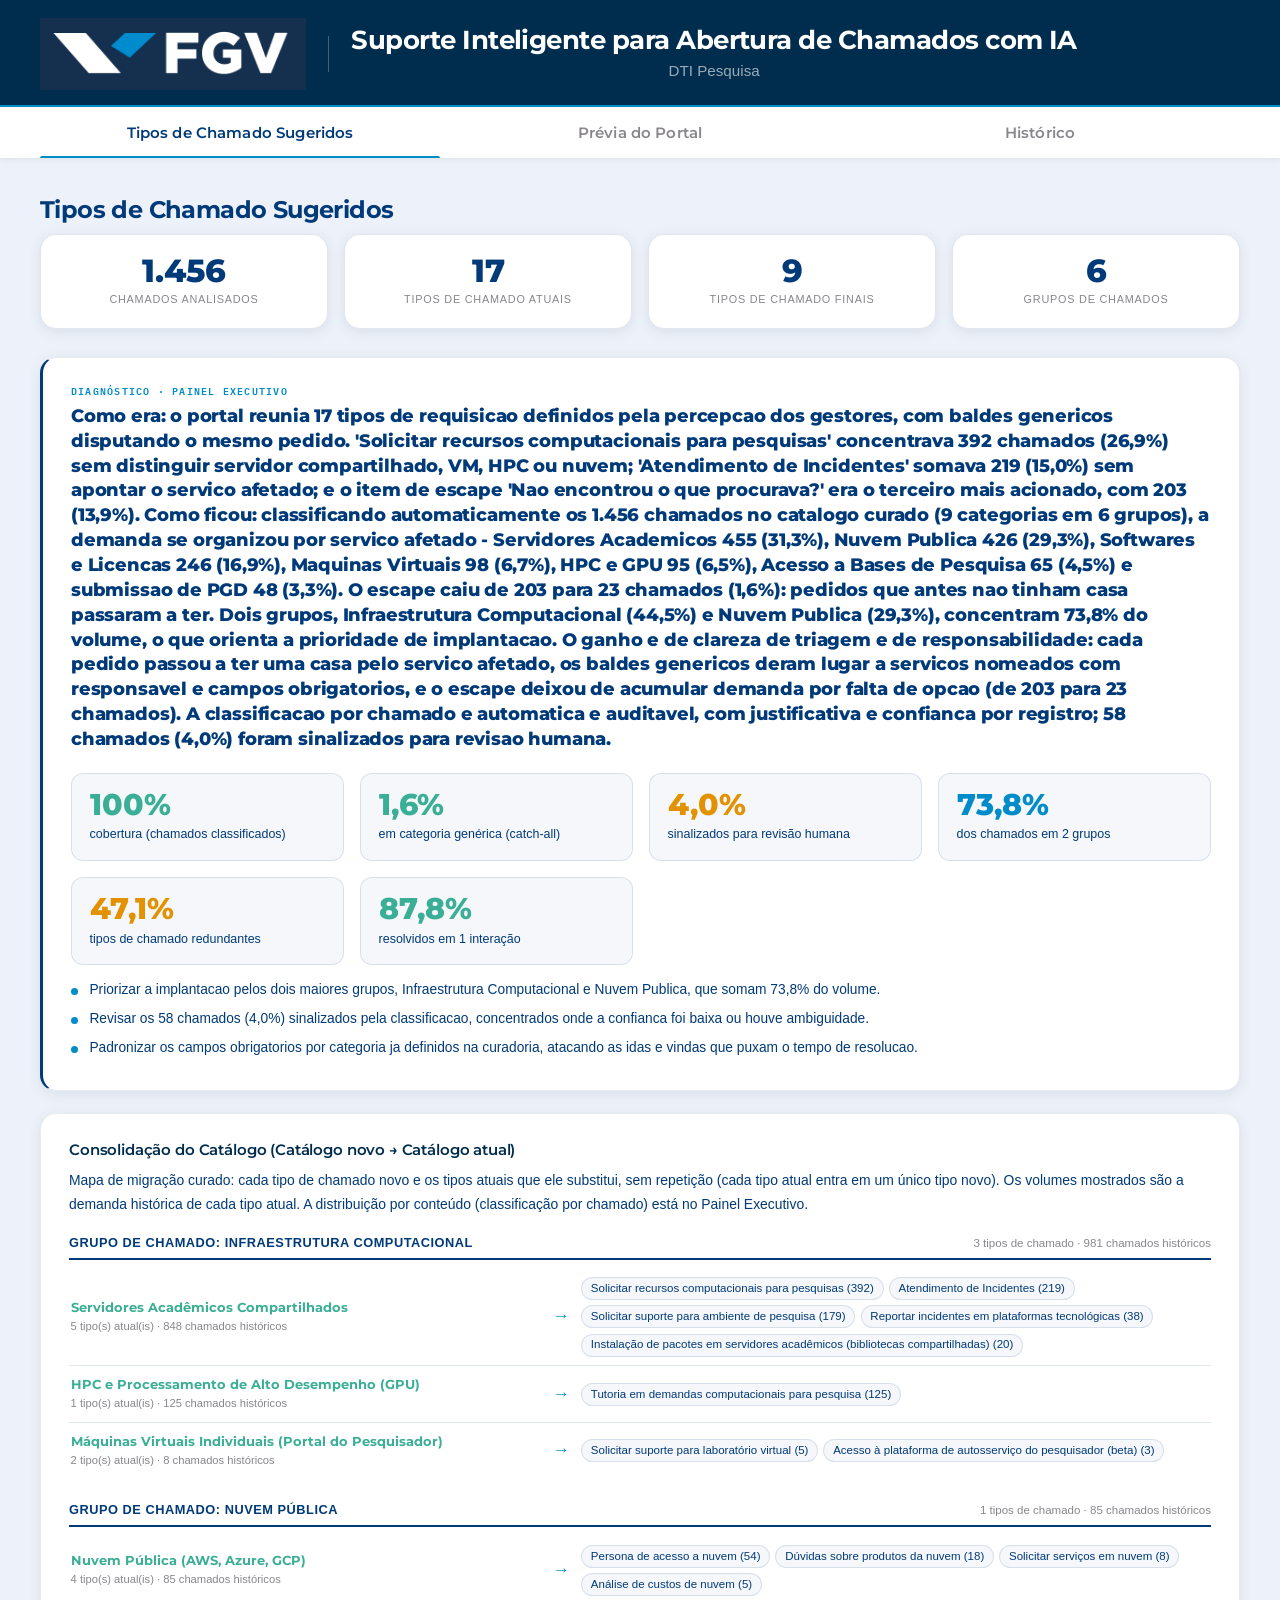
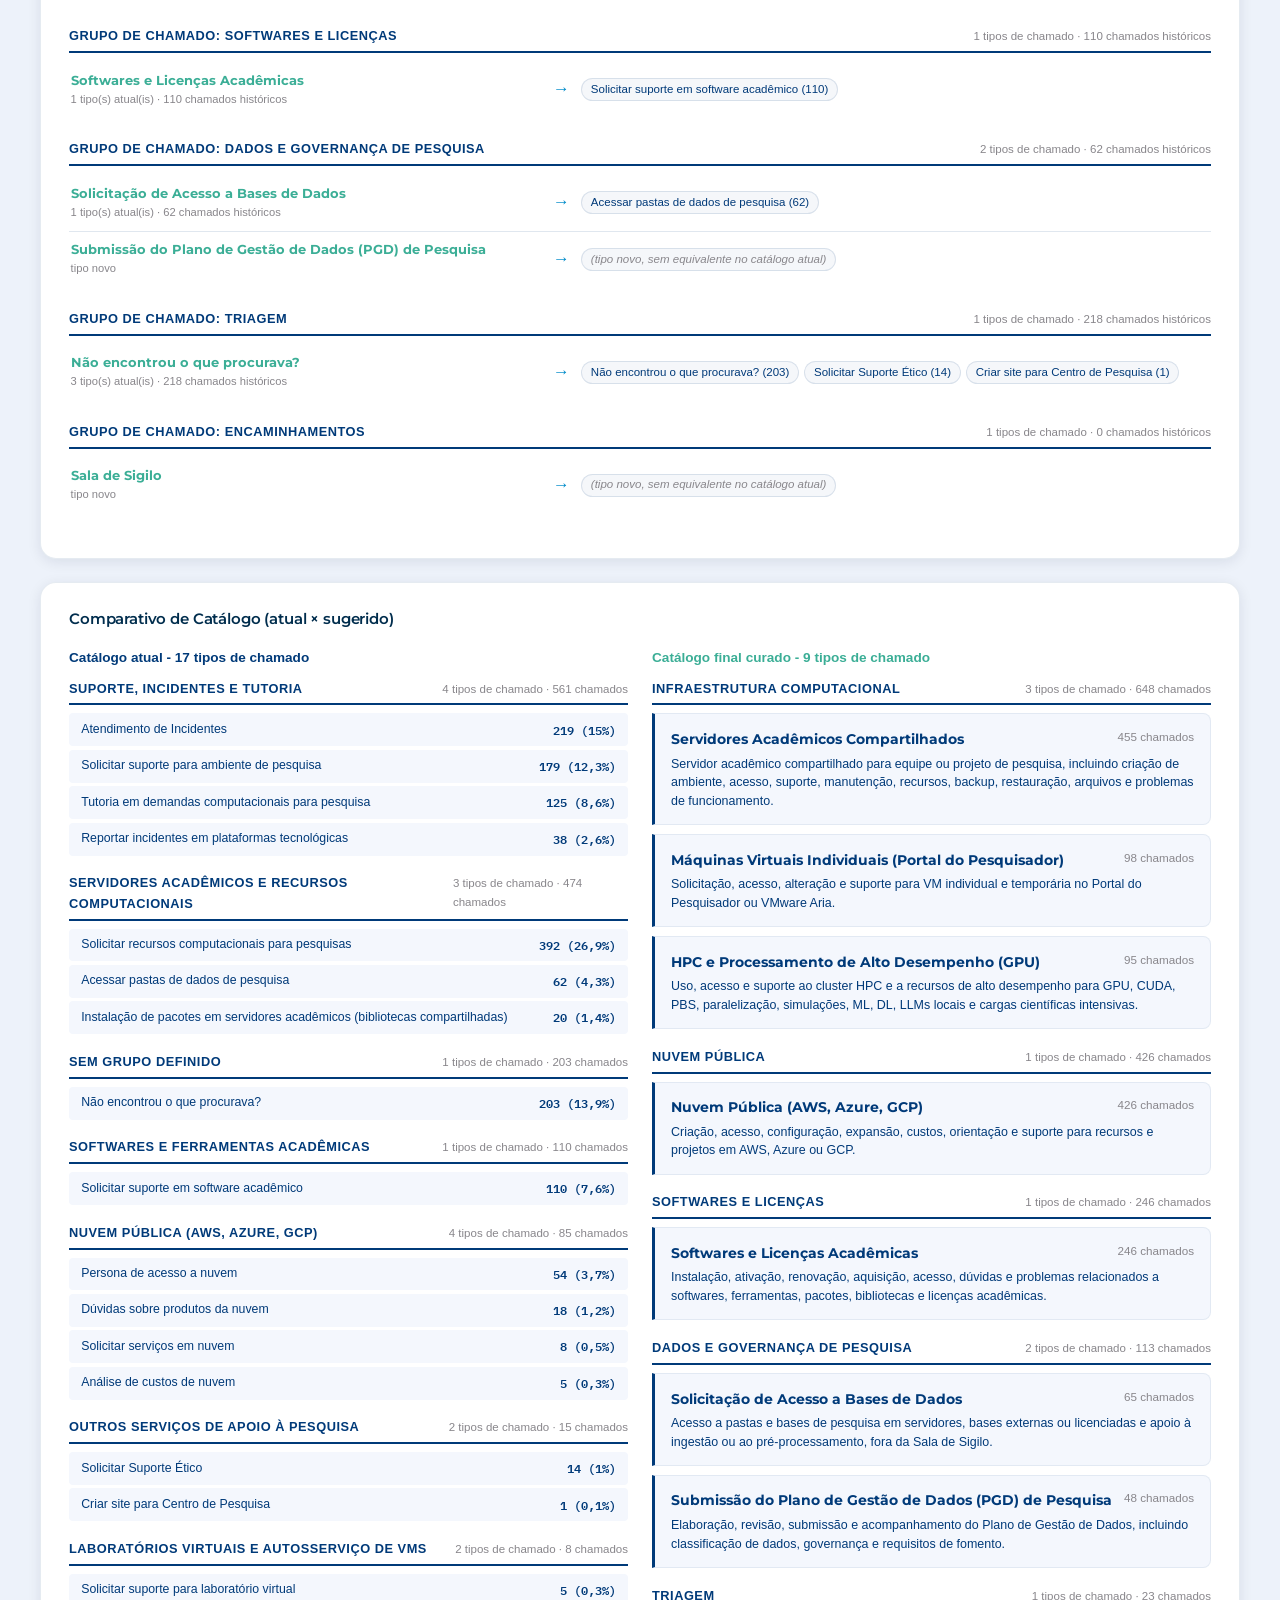
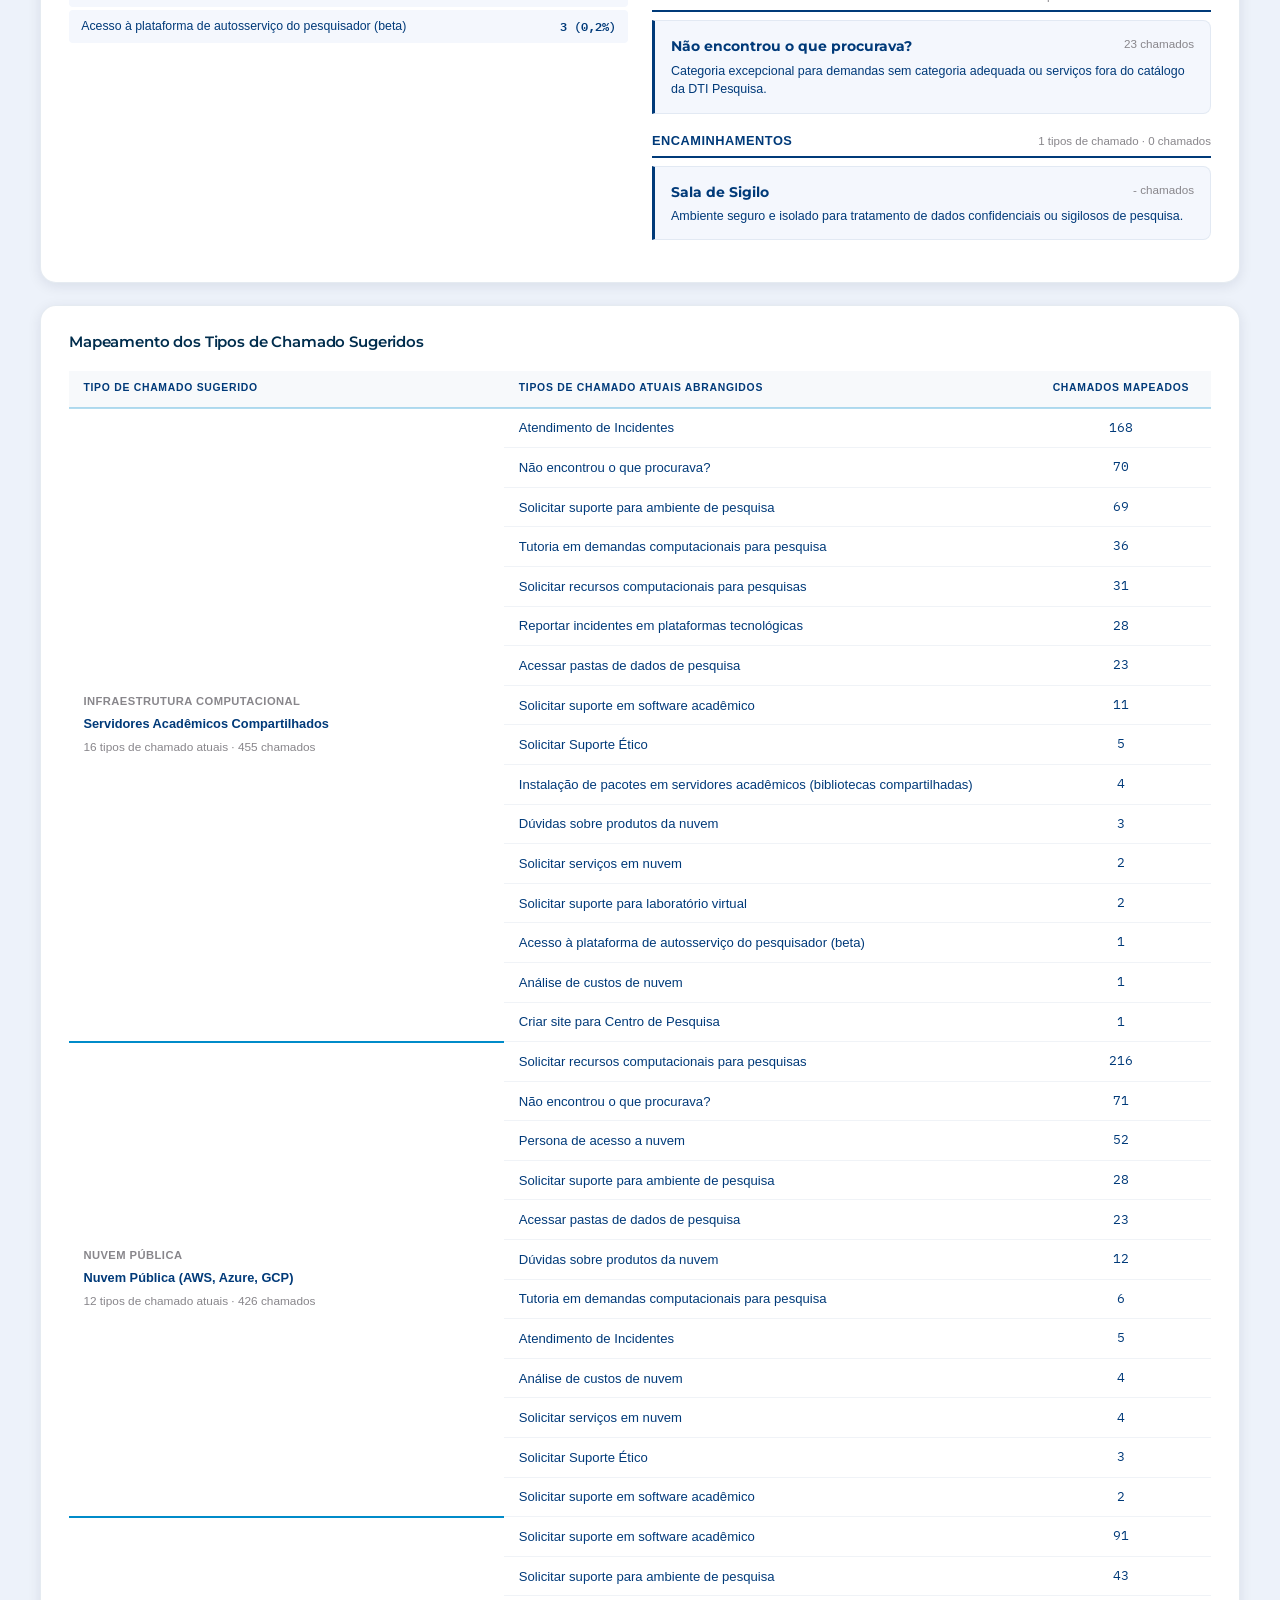
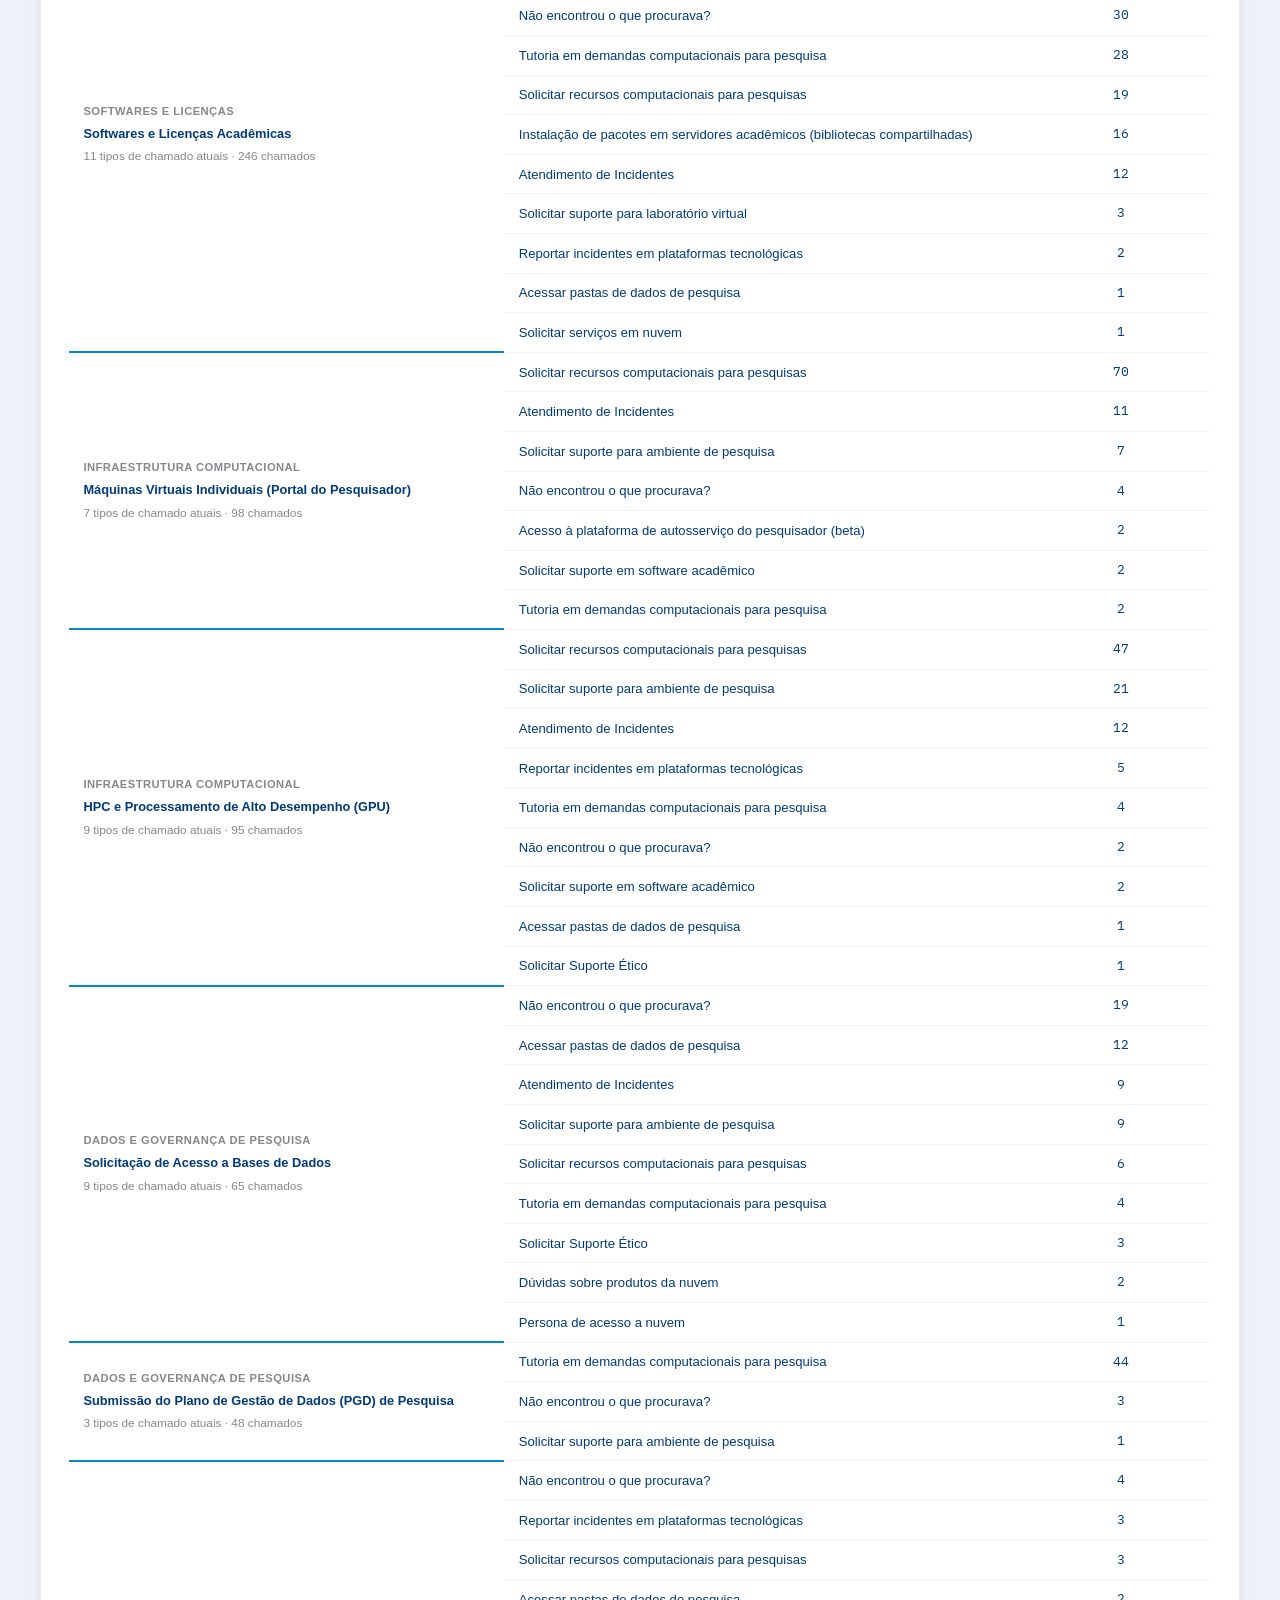
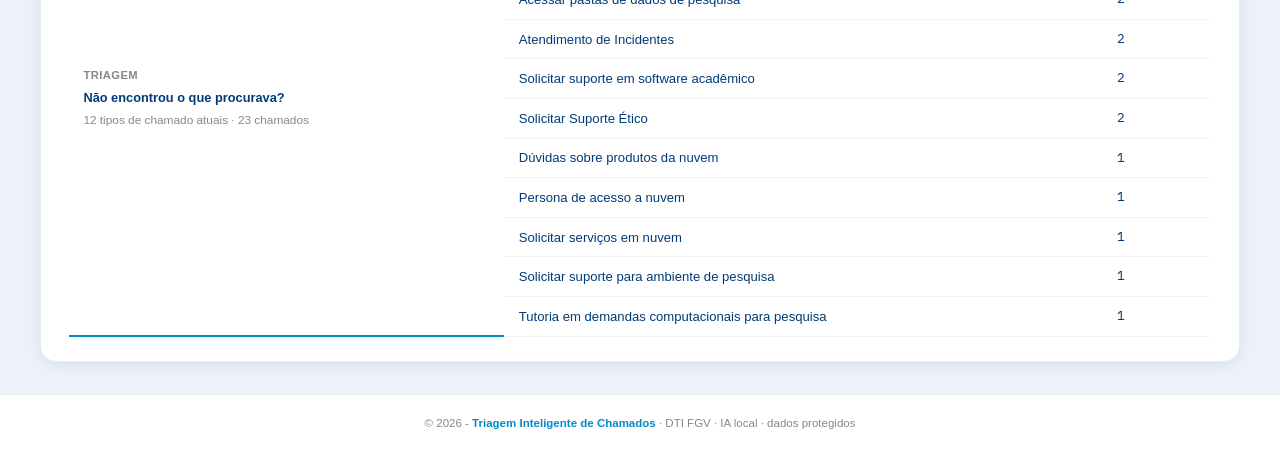
<file: resultados_publicaveis/RESULTADO_DASHBOARD.html>
<!DOCTYPE html>
<html lang="pt-BR">
<head>
  <meta charset="UTF-8">
  <meta name="viewport" content="width=device-width, initial-scale=1.0">
  <title>Triagem Inteligente de Chamados - DTI Pesquisa</title>
  <style>
/* ═══════════════════════════════════════════════════════════
   FGV - Identidade Visual Oficial
   Manual da Marca FGV · Versão 1.0 / Mai. 2019
   Fonte oficial: Gotham (brand) / Arial (web/digital)
   ═══════════════════════════════════════════════════════════ */

@import url('https://fonts.googleapis.com/css2?family=Montserrat:wght@300;400;500;600;700;800&family=IBM+Plex+Mono:wght@400;500&display=swap');

/* ─── Paleta Oficial FGV (Manual da Marca) ───────────────── */
:root {
  /* Primárias */
  --fgv-navy:     #003a79;   /* Azul Escuro · Pantone 294 C/U */
  --fgv-blue:     #008bc9;   /* Azul Claro  · Pantone 2193 C / 299 U */

  /* Tonal Azuis */
  --fgv-marinho:  #002d4d;   /* Azul Marinho */
  --fgv-medio:    #0c63aa;   /* Azul Médio */
  --fgv-celeste:  #73bfe8;   /* Azul Celeste */

  /* Secundárias */
  --fgv-cinza:    #afaeb4;   /* Cinza · Pantone Cool Gray 5 */
  --fgv-cinza-80: #5c5b5f;
  --fgv-cinza-60: #88868b;
  --fgv-cinza-20: #d7d9dd;

  /* Auxiliares */
  --fgv-amarelo:  #fddb51;   /* Amarelo  · Pantone 108 C */
  --fgv-laranja:  #e29200;   /* Laranja  · Pantone 138 C */
  --fgv-vinho:    #9b0a51;   /* Vinho    · Pantone 7420 C */
  --fgv-roxo:     #9c64a2;   /* Roxo     · Pantone 2583 U */
  --fgv-turquesa: #3bae96;   /* Turquesa · Pantone 2400 C */
  --fgv-oliva:    #89a950;   /* Oliva    · Pantone 7495 C */

  /* Aliases de interface */
  --cyan:   #008bc9;
  --green:  #3bae96;   /* Turquesa - positivo/resolvido */
  --amber:  #fddb51;   /* Amarelo  - alerta/médio */
  --rose:   #9b0a51;   /* Vinho    - erro/crítico */
  --purple: #9c64a2;   /* Roxo     - destaque */

  /* Fundos */
  --bg-canvas:    #edf2fa;
  --bg-primary:   #f4f5f6;
  --bg-secondary: #d7d9dd;
  --bg-card:      #ffffff;
  --bg-glass:     rgba(0, 58, 121, 0.04);
  --bg-glass-hover: rgba(0, 58, 121, 0.07);

  /* Texto */
  --text-primary:   #002d4d;   /* Azul Marinho */
  --text-secondary: #003a79;   /* Azul Escuro */
  --text-muted:     #88868b;   /* Cinza 60K */

  /* Bordas */
  --border:        rgba(0, 58, 121, 0.12);
  --border-active: rgba(0, 139, 201, 0.5);
  --border-glow:   rgba(0, 139, 201, 0.3);

  /* Sombras */
  --shadow-sm:   0 1px 4px rgba(0, 20, 60, 0.07);
  --shadow-md:   0 3px 14px rgba(0, 20, 60, 0.09);
  --shadow-lg:   0 8px 32px rgba(0, 20, 60, 0.14);

  /* Raios */
  --radius-xs: 4px;
  --radius-sm: 8px;
  --radius-md: 12px;
  --radius-lg: 16px;
  --radius-xl: 22px;

  --ease:        cubic-bezier(0.4, 0, 0.2, 1);
  --ease-spring: cubic-bezier(0.34, 1.56, 0.64, 1);

  /* Tipografia - Gotham (oficial) com Montserrat como substituta digital */
  --font-display: 'Gotham', 'Montserrat', Arial, sans-serif;
  --font-body:    'Gotham', Arial, sans-serif;
  --font-mono:    'IBM Plex Mono', monospace;
}

/* ─── Reset ──────────────────────────────────────────────── */
*, *::before, *::after { margin: 0; padding: 0; box-sizing: border-box; }
html { scroll-behavior: smooth; }

body {
  font-family: var(--font-body);
  background: var(--bg-canvas);
  color: var(--text-primary);
  line-height: 1.6;
  font-size: 14px;
  min-height: 100vh;
  overflow-x: hidden;
}

.app-container {
  max-width: 1440px;
  margin: 0 auto;
  min-height: 100vh;
  display: flex;
  flex-direction: column;
}

::-webkit-scrollbar { width: 5px; }
::-webkit-scrollbar-track { background: var(--bg-secondary); }
::-webkit-scrollbar-thumb { background: var(--fgv-blue); border-radius: 3px; }

/* ─── Header ─────────────────────────────────────────────── */
.header {
  padding: 1.1rem 2.5rem;
  background: var(--fgv-marinho);
  position: sticky;
  top: 0;
  z-index: 100;
}

.header-inner {
  display: flex;
  align-items: center;
  gap: 1.4rem;
  max-width: 1440px;
  margin: 0 auto;
}

.header::after {
  content: '';
  position: absolute;
  bottom: 0; left: 0; right: 0;
  height: 2px;
  background: var(--fgv-blue);
}

.header-logo {
  height: 72px;
  flex-shrink: 0;
}

.header-divider {
  width: 1px;
  height: 36px;
  background: rgba(255,255,255,0.25);
  flex-shrink: 0;
}

.header-title {
  font-family: var(--font-display);
  font-size: 1.65rem;
  font-weight: 700;
  letter-spacing: -.02em;
  color: #ffffff;
  line-height: 1.2;
  margin: 0;
  text-align: center;
}

.header-content h1 {
  font-family: var(--font-display);
  font-size: 2rem;
  font-weight: 700;
  letter-spacing: -.025em;
  color: #ffffff;
  display: flex;
  align-items: center;
  gap: .8rem;
  line-height: 1.2;
}

.fgv-pill {
  display: inline-flex;
  align-items: center;
  padding: .28rem .85rem;
  background: rgba(255, 255, 255, 0.1);
  border: 1.5px solid rgba(255, 255, 255, 0.45);
  border-radius: 999px;
  font-size: .7rem;
  font-weight: 700;
  color: rgba(255, 255, 255, 0.92);
  letter-spacing: .1em;
  text-transform: uppercase;
  white-space: nowrap;
  flex-shrink: 0;
}

.subtitle {
  font-size: .95rem;
  color: rgba(255, 255, 255, 0.6);
  margin-top: .28rem;
  line-height: 1.5;
  text-align: center;
}

.header-stats {
  display: flex;
  gap: 0;
  align-items: stretch;
  border-left: 1px solid rgba(255, 255, 255, 0.15);
  padding-left: 2rem;
  flex-shrink: 0;
}

.stat-badge {
  display: flex;
  flex-direction: column;
  align-items: center;
  gap: .15rem;
  padding: .1rem 1.2rem;
  border-right: 1px solid rgba(255, 255, 255, 0.1);
}

.stat-badge:last-child { border-right: none; padding-right: 0; }

.stat-value {
  font-family: var(--font-mono);
  font-size: 1.3rem;
  font-weight: 600;
  color: #ffffff;
  line-height: 1;
  letter-spacing: -.01em;
}

.stat-label {
  font-size: .6rem;
  color: rgba(255, 255, 255, 0.5);
  text-transform: uppercase;
  letter-spacing: .09em;
  white-space: nowrap;
}

/* ─── Navigation ─────────────────────────────────────────── */
.navbar {
  padding: 0 2.5rem;
  background: #ffffff;
  border-bottom: 1px solid rgba(0, 58, 121, 0.12);
  box-shadow: 0 1px 6px rgba(0, 20, 60, 0.07);
}

.nav-items { display: flex; width: 100%; }

.nav-btn {
  position: relative;
  flex: 1;
  padding: 1rem 1rem;
  font-family: var(--font-display);
  font-size: .95rem;
  font-weight: 600;
  color: var(--text-muted);
  background: none;
  border: none;
  cursor: pointer;
  transition: color .2s var(--ease);
  letter-spacing: .01em;
  white-space: nowrap;
  text-align: center;
}

.nav-btn::after {
  content: '';
  position: absolute;
  bottom: 0; left: 50%; right: 50%;
  height: 2px;
  background: var(--fgv-blue);
  transition: left .22s var(--ease), right .22s var(--ease);
  border-radius: 2px 2px 0 0;
}

.nav-btn:hover { color: var(--fgv-navy); }
.nav-btn.active { color: var(--fgv-navy); font-weight: 600; }
.nav-btn.active::after { left: 0; right: 0; }

/* ─── Content ────────────────────────────────────────────── */
.content { flex: 1; padding: 2rem 2.5rem; }

.tab-content { display: none; }
.tab-content.active { display: block; animation: fadeUp .3s var(--ease) both; }

@keyframes fadeUp {
  from { opacity: 0; transform: translateY(10px); }
  to   { opacity: 1; transform: translateY(0); }
}

/* ─── Typography ─────────────────────────────────────────── */
h2 {
  font-family: var(--font-display);
  font-size: 1.5rem;
  font-weight: 700;
  color: var(--fgv-navy);
  letter-spacing: -.025em;
  margin-bottom: .3rem;
}

h3 {
  font-family: var(--font-display);
  font-size: .95rem;
  font-weight: 600;
  color: var(--text-primary);
  letter-spacing: -.01em;
}

h4 { font-size: .85rem; font-weight: 600; color: var(--text-secondary); margin-bottom: .6rem; }

.section-subtitle {
  color: var(--text-secondary);
  font-size: .87rem;
  margin-bottom: 1.75rem;
  max-width: 700px;
  line-height: 1.75;
}

/* ─── Cards ──────────────────────────────────────────────── */
.card {
  background: var(--bg-card);
  border: 1px solid rgba(0, 58, 121, 0.1);
  border-radius: var(--radius-lg);
  padding: 1.5rem 1.75rem;
  box-shadow: var(--shadow-md);
  transition: border-color .22s var(--ease), box-shadow .22s var(--ease);
}

.card:hover {
  border-color: rgba(0, 139, 201, 0.25);
  box-shadow: var(--shadow-md);
}

/* ─── Dashboard Grid ─────────────────────────────────────── */
.dashboard-grid {
  display: grid;
  grid-template-columns: repeat(auto-fit, minmax(300px, 1fr));
  gap: 1.25rem;
}

/* KPI hero row */
.kpi-row {
  display: grid;
  grid-template-columns: repeat(auto-fit, minmax(160px, 1fr));
  gap: 1rem;
  margin-bottom: 1.5rem;
}

.kpi-card {
  position: relative;
  overflow: hidden;
  padding: 1.4rem 1.5rem;
  background: var(--bg-card);
  border: 1px solid rgba(0, 58, 121, 0.1);
  border-radius: var(--radius-lg);
  box-shadow: var(--shadow-md);
  text-align: center;
  transition: transform .22s var(--ease-spring), box-shadow .22s var(--ease);
}

.kpi-card:hover {
  transform: translateY(-3px);
  box-shadow: var(--shadow-lg);
}

.kpi-card::before {
  content: '';
  position: absolute;
  top: 0; left: 0; right: 0;
  height: 3px;
}

.kpi-card.kc-cyan::before   { background: var(--fgv-blue); }
.kpi-card.kc-green::before  { background: var(--fgv-turquesa); }
.kpi-card.kc-amber::before  { background: var(--fgv-amarelo); }
.kpi-card.kc-blue::before   { background: var(--fgv-navy); }
.kpi-card.kc-navy::before   { background: var(--fgv-navy); }

.kpi-number {
  font-family: var(--font-display);
  font-size: 2.2rem;
  font-weight: 800;
  line-height: 1;
  margin-bottom: .35rem;
}

.kc-cyan  .kpi-number { color: var(--fgv-blue); }
.kc-green .kpi-number { color: var(--fgv-turquesa); }
.kc-amber .kpi-number { color: var(--fgv-amarelo); }
.kc-blue  .kpi-number { color: var(--fgv-navy); }
.kc-navy  .kpi-number { color: var(--fgv-navy); }

.kpi-label {
  font-size: .68rem;
  color: var(--text-muted);
  text-transform: uppercase;
  letter-spacing: .07em;
  font-weight: 500;
}

/* Stat grid inside cards */
.stat-grid {
  display: grid;
  grid-template-columns: repeat(auto-fit, minmax(100px, 1fr));
  gap: .65rem;
  margin-top: .6rem;
}

.stat-item {
  display: flex;
  flex-direction: column;
  gap: .2rem;
  padding: .65rem;
  background: var(--bg-glass);
  border-radius: var(--radius-sm);
  border: 1px solid var(--border);
  transition: background .15s;
}

.stat-item:hover { background: var(--bg-glass-hover); }

.stat-item .label {
  font-size: .65rem;
  text-transform: uppercase;
  letter-spacing: .06em;
  color: var(--text-muted);
  font-weight: 500;
}

.stat-item .value {
  font-family: var(--font-mono);
  font-size: 1.3rem;
  font-weight: 500;
  color: var(--text-primary);
  line-height: 1;
}

.value.cyan   { color: var(--fgv-blue); }
.value.green  { color: var(--fgv-turquesa); }
.value.amber  { color: var(--fgv-amarelo); }
.value.rose   { color: var(--fgv-vinho); }
.value.purple { color: var(--fgv-roxo); }

/* ─── Buttons ────────────────────────────────────────────── */
.btn-primary {
  position: relative;
  overflow: hidden;
  display: inline-flex;
  align-items: center;
  gap: .45rem;
  padding: .65rem 1.4rem;
  background: linear-gradient(135deg, var(--fgv-navy) 0%, var(--fgv-blue) 100%);
  color: #fff;
  border: none;
  border-radius: var(--radius-md);
  font-family: var(--font-body);
  font-size: .83rem;
  font-weight: 600;
  cursor: pointer;
  letter-spacing: .01em;
  box-shadow: 0 3px 12px rgba(0, 139, 201, 0.35);
  transition: filter .15s, transform .15s var(--ease-spring), box-shadow .2s;
}

.btn-primary:hover {
  filter: brightness(1.08);
  transform: translateY(-2px);
  box-shadow: 0 6px 20px rgba(0, 139, 201, 0.45);
}

.btn-primary:active { transform: scale(0.97); }

.btn-primary .ripple {
  position: absolute;
  border-radius: 50%;
  background: rgba(255,255,255,0.28);
  transform: scale(0);
  animation: ripple .55s linear;
  pointer-events: none;
}

@keyframes ripple { to { transform: scale(5); opacity: 0; } }

.btn-ghost {
  display: inline-flex;
  align-items: center;
  gap: .4rem;
  padding: .6rem 1.1rem;
  background: transparent;
  color: var(--text-secondary);
  border: 1px solid rgba(0, 58, 121, 0.2);
  border-radius: var(--radius-md);
  font-family: var(--font-body);
  font-size: .8rem;
  font-weight: 500;
  cursor: pointer;
  transition: all .2s var(--ease);
}

.btn-ghost:hover {
  background: var(--bg-glass-hover);
  color: var(--fgv-navy);
  border-color: var(--fgv-blue);
}

/* ─── Tables ─────────────────────────────────────────────── */
.rdf-table {
  width: 100%;
  border-collapse: collapse;
  font-size: .8rem;
}

.rdf-table thead th {
  padding: .6rem .9rem;
  text-align: left;
  font-size: .65rem;
  font-weight: 700;
  text-transform: uppercase;
  letter-spacing: .07em;
  color: var(--fgv-navy);
  border-bottom: 2px solid rgba(0, 139, 201, 0.3);
  background: rgba(0, 58, 121, 0.03);
  white-space: nowrap;
}

.rdf-table tbody tr {
  border-bottom: 1px solid rgba(0, 58, 121, 0.06);
  transition: background .12s;
}

.rdf-table tbody tr:hover { background: rgba(0, 139, 201, 0.04); }

.rdf-table tbody td {
  padding: .55rem .9rem;
  color: var(--text-secondary);
  vertical-align: middle;
}

.rdf-table tbody td:first-child { color: var(--text-primary); font-weight: 500; }

/* ─── Empty State ────────────────────────────────────────── */
.empty-state {
  display: flex;
  flex-direction: column;
  align-items: center;
  justify-content: center;
  padding: 3rem 1.5rem;
  text-align: center;
  gap: .9rem;
}

.empty-state p { color: var(--text-muted); font-size: .85rem; max-width: 340px; line-height: 1.7; }

/* ─── CONSOLIDAÇÃO DO CATÁLOGO (novo -> atuais) ──────────── */
.consol-group { margin-bottom: 1.35rem; }

.consol-group-head {
  display: flex;
  justify-content: space-between;
  align-items: baseline;
  gap: .6rem;
  border-bottom: 2px solid var(--fgv-navy);
  padding-bottom: .28rem;
  margin: .2rem 0 .55rem;
}
.consol-group-head strong {
  color: var(--fgv-navy);
  font-size: .8rem;
  text-transform: uppercase;
  letter-spacing: .04em;
}
.consol-group-head span { color: var(--text-muted); font-size: .72rem; white-space: nowrap; }

.consol-row {
  display: grid;
  grid-template-columns: minmax(210px, .75fr) auto 1fr;
  gap: .7rem;
  align-items: center;
  padding: .55rem .1rem;
  border-bottom: 1px solid var(--border);
}
.consol-row:last-child { border-bottom: none; }

.consol-from { display: flex; flex-wrap: wrap; gap: .32rem; }

.consol-old {
  display: inline-block;
  font-size: .72rem;
  color: var(--text-secondary);
  background: var(--bg-glass);
  border: 1px solid var(--border);
  border-radius: 999px;
  padding: .12rem .55rem;
  line-height: 1.5;
}
.consol-old-vazio { font-style: italic; color: var(--text-muted); }

.consol-arrow {
  color: var(--fgv-blue);
  font-weight: 700;
  font-size: 1.05rem;
  text-align: center;
}

.consol-to { display: flex; flex-direction: column; }
.consol-to strong {
  color: var(--green);
  font-size: .84rem;
  font-family: var(--font-display);
  line-height: 1.35;
}
.consol-to-meta { color: var(--text-muted); font-size: .7rem; margin-top: .12rem; }

@media (max-width: 640px) {
  .consol-row { grid-template-columns: 1fr; gap: .4rem; }
  .consol-arrow { text-align: left; transform: rotate(90deg); width: 1.3rem; margin: .1rem 0; }
}

/* ─── DIAGNÓSTICO (Painel Executivo) ─────────────────────── */
.diag-eyebrow {
  font-family: var(--font-mono); font-size: .64rem; letter-spacing: .12em;
  text-transform: uppercase; color: var(--fgv-blue); font-weight: 600;
}
.diag-lead {
  font-family: var(--font-display); font-size: 1.15rem; font-weight: 800;
  color: var(--fgv-navy); line-height: 1.35; margin: .35rem 0 0;
}
.diag-lead .hl { color: var(--fgv-blue); }
.diag-kpis {
  display: grid; grid-template-columns: repeat(4, 1fr); gap: 1rem; margin: 1.3rem 0 .3rem;
}
@media (max-width: 720px) { .diag-kpis { grid-template-columns: repeat(2, 1fr); } }
@media (max-width: 420px) { .diag-kpis { grid-template-columns: 1fr; } }
.diag-kpi {
  background: var(--bg-glass); border: 1px solid var(--border);
  border-radius: 12px; padding: 1rem 1.1rem;
}
.diag-kpi-num { font-family: var(--font-display); font-size: 1.9rem; font-weight: 800; line-height: 1; }
.diag-kpi-label { font-size: .78rem; color: var(--text-secondary); margin-top: .4rem; line-height: 1.4; }
.diag-kpi.blue   .diag-kpi-num { color: var(--fgv-blue); }
.diag-kpi.orange .diag-kpi-num { color: #e29200; }
.diag-kpi.green  .diag-kpi-num { color: var(--green); }
.diag-kpi.gray   .diag-kpi-num { color: var(--text-muted); }
.diag-acoes { margin: .9rem 0 0; padding: 0; list-style: none; }
.diag-acoes li {
  position: relative; padding-left: 1.15rem; margin: .42rem 0;
  font-size: .86rem; color: var(--text-secondary); line-height: 1.6;
}
.diag-acoes li::before {
  content: ''; position: absolute; left: 0; top: .55rem;
  width: 7px; height: 7px; border-radius: 50%; background: var(--fgv-blue);
}
.diag-acoes li b { color: var(--fgv-navy); }

/* ─── PORTAL PREVIEW (padrão Jira Service Management) ─ */
.pp {
  --pp-navy:#003a79; --pp-blue:#008bc9; --pp-ink:#172b4d; --pp-muted:#7a8a9e;
  --pp-line:rgba(0,58,121,.13); --pp-gray:#f4f5f7;
  --pp-jbg:#fafbfc; --pp-jborder:#dfe1e6; --pp-jfocus:#0052cc;
  color: var(--pp-ink);
}

/* Banner */
.pp-banner {
  position: relative; min-height: 116px;
  background: linear-gradient(105deg,#002d4d 0%,#0a4f8c 55%,#0a6bb0 100%);
  color:#fff; display:flex; align-items:center; justify-content:center;
  overflow:hidden; border-radius: var(--radius-lg) var(--radius-lg) 0 0; padding: 1.1rem 1.2rem;
}
.pp-shape { position:absolute; background:rgba(255,255,255,.05); }
.pp-shape.s1 { width:340px;height:340px;left:6%;top:-165px;border-radius:46% 54% 60% 40%; }
.pp-shape.s2 { width:270px;height:270px;right:5%;top:-90px;border-radius:50%; }
.pp-shape.s3 { width:200px;height:200px;right:22%;bottom:-150px;border-radius:50%;background:rgba(255,255,255,.04); }
.pp-banner h1 { position:relative; font-size:1.38rem; font-weight:800; text-align:center; font-family:var(--font-display); letter-spacing:-.01em; }

/* Assistente de IA (card central) */
.pp-assist-band { background:#fff; padding: 2rem 1rem 1.5rem; }
.pp-assist {
  max-width: 620px; margin: 0 auto; background:#fff;
  border:1px solid var(--pp-line); border-radius: 14px;
  box-shadow: 0 10px 30px rgba(0,20,60,.08); padding: 1.5rem 1.7rem;
}
.pp-assist-eyebrow { font-family:var(--font-mono); font-size:.64rem; letter-spacing:.14em; text-transform:uppercase; color:var(--pp-blue); font-weight:600; }
.pp-assist-title { font-family:var(--font-display); font-size:1.2rem; font-weight:800; color:var(--pp-navy); margin:.15rem 0 1rem; border-bottom:1px solid var(--pp-line); padding-bottom:1rem; }
.pp-assist-input {
  width:100%; min-height:96px; resize:vertical; padding:.85rem 1rem;
  border:1px solid var(--pp-jborder); border-radius:8px; background:#f6f8fc;
  color:var(--pp-ink); font-family:var(--font-body); font-size:.9rem; line-height:1.6; outline:none;
  transition:border-color .12s, box-shadow .12s, background .12s;
}
.pp-assist-input:focus { background:#fff; border-color:var(--pp-jfocus); box-shadow:0 0 0 1px var(--pp-jfocus); }
.pp-assist-actions { display:flex; gap:.6rem; margin-top:1rem; flex-wrap:wrap; }
.pp-btn-primary {
  display:inline-flex; align-items:center; gap:.5rem;
  background:var(--pp-navy); color:#fff; border:none; border-radius:8px;
  padding:.62rem 1.15rem; font-family:var(--font-body); font-size:.86rem; font-weight:700; cursor:pointer; transition:background .15s;
}
.pp-btn-primary:hover { background:#00305f; }
.pp-btn-primary svg { width:15px; height:15px; }
.pp-btn-ghost { background:#fff; color:var(--pp-ink); border:1px solid var(--pp-jborder); border-radius:8px; padding:.62rem 1.15rem; font-family:var(--font-body); font-size:.86rem; font-weight:700; cursor:pointer; }
.pp-btn-ghost:hover { background:var(--pp-gray); }
.pp-assist-status { max-width:620px; margin:1rem auto 0; text-align:center; font-size:.78rem; color:var(--pp-muted); display:flex; align-items:center; justify-content:center; gap:.45rem; }
.pp-assist-status .pp-dot { width:8px;height:8px;border-radius:50%;background:#3bae96; }
.pp-assist-status .pp-dot.off { background:#9b0a51; }
.pp-divider { max-width:720px; margin:1.4rem auto .2rem; display:flex; align-items:center; gap:1rem; color:var(--pp-muted); font-size:.78rem; font-weight:600; }
.pp-divider::before, .pp-divider::after { content:''; flex:1; height:1px; background:var(--pp-line); }
.pp-result { max-width:620px; margin:1rem auto 0; }
.pp-result:empty { display:none; }

/* Catálogo (grupos + chamados) */
.pp-catalog { background:var(--pp-gray); padding: 2rem 1rem 2.6rem; border-radius: 0 0 var(--radius-lg) var(--radius-lg); }
.pp-catalog-inner { max-width:1080px; margin:0 auto; display:grid; grid-template-columns:240px 1fr; gap:1.5rem; }
@media (max-width:820px) { .pp-catalog-inner { grid-template-columns:1fr; } }
.pp-side { display:flex; flex-direction:column; gap:.15rem; }
.pp-cs { padding:.7rem 1rem; font-size:.84rem; font-weight:600; color:var(--pp-ink); cursor:pointer; border-radius:3px; display:flex; justify-content:space-between; gap:.6rem; align-items:center; }
.pp-cs:hover { background:rgba(0,0,0,.05); }
.pp-cs.active { background:#111; color:#fff; }
.pp-cs .pp-cs-n { font-size:.7rem; opacity:.65; font-family:var(--font-mono); }
.pp-cs.active .pp-cs-n { opacity:.85; }
.pp-grid { display:grid; grid-template-columns:repeat(2,1fr); gap:1.5rem 1.4rem; align-content:start; }
@media (max-width:560px) { .pp-grid { grid-template-columns:1fr; } }
.pp-rt { display:flex; gap:.85rem; cursor:pointer; align-items:flex-start; }
.pp-rt-ico { flex-shrink:0; width:34px; height:34px; display:flex; align-items:center; justify-content:center; }
.pp-rt-ico svg { width:30px; height:30px; fill:none; stroke:#222; stroke-width:1.4; stroke-linecap:round; stroke-linejoin:round; }
.pp-rt-t { font-size:.92rem; font-weight:600; color:#1a2b44; line-height:1.25; }
.pp-rt:hover .pp-rt-t { color:var(--pp-blue); text-decoration:underline; }
.pp-rt-d { font-size:.78rem; color:#5a6b80; margin-top:.3rem; line-height:1.5; }

/* Modal (formulário Jira) */
.pp-overlay { display:none; position:fixed; inset:0; background:rgba(0,25,55,.55); z-index:1000; align-items:flex-start; justify-content:center; padding:2.5rem 1rem; overflow-y:auto; }
.pp-overlay.on { display:flex; }
.pp-modal { background:#fff; border-radius:8px; width:100%; max-width:640px; box-shadow:0 24px 70px rgba(0,20,60,.35); display:flex; flex-direction:column; max-height:calc(100vh - 5rem); }
.pp-modal-head { display:flex; align-items:center; gap:.85rem; padding:1.1rem 1.4rem; border-bottom:1px solid #ebecf0; }
.pp-mh-ico svg { width:32px;height:32px;fill:none;stroke:#42526e;stroke-width:1.6;stroke-linecap:round;stroke-linejoin:round; }
.pp-mh-t { flex:1; min-width:0; }
.pp-modal-head h3 { font-size:1.06rem; font-weight:700; color:var(--pp-ink); line-height:1.2; }
.pp-mh-sub { font-size:.74rem; color:var(--pp-muted); margin-top:1px; }
.pp-close { background:none; border:none; cursor:pointer; color:var(--pp-muted); width:32px;height:32px;border-radius:6px;display:flex;align-items:center;justify-content:center; }
.pp-close:hover { background:#f4f5f7; }
.pp-close svg { width:18px;height:18px;fill:none;stroke:currentColor;stroke-width:2.2;stroke-linecap:round; }
.pp-modal-body { padding:1.3rem 1.4rem; overflow-y:auto; }
.pp-modal-body-inner { max-width:520px; margin:0 auto; }
.pp-reqnote { font-size:.78rem; color:#6b778c; margin-bottom:1.2rem; }
.pp-reqnote b, .pp-req { color:#de350b; font-weight:700; }
.pp-callout { border-radius:4px; overflow:hidden; margin-bottom:1.3rem; border:1px solid #dfe1e6; }
.pp-callout-h { background:#0747a6; color:#fff; font-size:.78rem; font-weight:700; padding:.45rem .85rem; }
.pp-callout-b { background:#f4f5f7; color:#42526e; font-size:.8rem; padding:.7rem .85rem; line-height:1.6; }
.pp-jfield { margin-bottom:1.2rem; }
.pp-jlabel { display:block; font-size:.79rem; font-weight:700; color:var(--pp-ink); margin-bottom:.45rem; }
.pp-jfield input[type=text], .pp-jfield textarea {
  width:100%; padding:.55rem .7rem; border:1.6px solid var(--pp-jborder); border-radius:4px; background:var(--pp-jbg);
  color:var(--pp-ink); font-family:var(--font-body); font-size:.86rem; outline:none; transition:border-color .12s, box-shadow .12s, background .12s;
}
.pp-jfield textarea { resize:vertical; min-height:70px; line-height:1.6; }
.pp-jfield input:focus, .pp-jfield textarea:focus { background:#fff; border-color:var(--pp-jfocus); box-shadow:0 0 0 1px var(--pp-jfocus); }
.pp-jhelp { font-size:.74rem; color:#6b778c; margin-top:.4rem; line-height:1.5; }
.pp-modal-foot { display:flex; align-items:center; justify-content:flex-end; gap:.5rem; padding:.85rem 1.4rem; border-top:1px solid #ebecf0; }
.pp-btn-criar { background:#172b4d; color:#fff; border:none; border-radius:4px; padding:.55rem 1.2rem; font-family:var(--font-body); font-size:.84rem; font-weight:600; cursor:pointer; }
.pp-btn-criar:hover { background:#0d1b33; }
.pp-btn-cancelar { background:none; border:none; color:#42526e; font-family:var(--font-body); font-size:.84rem; font-weight:600; cursor:pointer; padding:.55rem .9rem; border-radius:4px; }
.pp-btn-cancelar:hover { background:#f4f5f7; }
.pp-success { text-align:center; padding:1.4rem .5rem; }
.pp-sc-ic { width:54px;height:54px;border-radius:50%;background:rgba(54,179,126,.13);display:flex;align-items:center;justify-content:center;margin:0 auto .9rem; }
.pp-sc-ic svg { width:28px;height:28px;fill:none;stroke:#36b37e;stroke-width:2.4;stroke-linecap:round;stroke-linejoin:round; }
.pp-success h3 { font-size:1.12rem;font-weight:700;color:var(--pp-ink); }
.pp-success p { color:#6b778c;font-size:.86rem;margin:.4rem auto 0;max-width:400px; }
.pp-proto { display:inline-block;margin-top:.9rem;font-family:var(--font-mono);font-size:.85rem;font-weight:600;color:#172b4d;background:#f4f5f7;border:1px solid #dfe1e6;border-radius:4px;padding:.45rem .9rem; }

/* ─── SIMULAÇÃO ══════════════════════════════════════════════
   AI Product Demo - the hero of the dashboard
   ════════════════════════════════════════════════════════ */

.sim-input {
  width: 100%;
  padding: .75rem 1rem;
  background: #edf2fa;
  border: 1px solid rgba(0, 58, 121, 0.14);
  border-radius: var(--radius-md);
  color: var(--text-primary);
  font-family: var(--font-body);
  font-size: .88rem;
  transition: border-color .2s, box-shadow .2s, background .2s;
  outline: none;
}

.sim-input:focus {
  border-color: var(--fgv-blue);
  box-shadow: 0 0 0 3px rgba(0, 139, 201, 0.14);
  background: #ffffff;
}

.sim-input::placeholder {
  color: var(--text-muted);
  font-size: .83rem;
}

/* Loading */
.sim-loading {
  display: flex;
  flex-direction: column;
  align-items: center;
  justify-content: center;
  flex: 1;
  gap: 1.1rem;
  padding: 2rem;
}

.sim-dots { display: flex; gap: .45rem; }

.sim-dots span {
  width: 9px; height: 9px;
  border-radius: 50%;
  animation: dotBounce 1.4s ease-in-out infinite;
}

.sim-dots span:nth-child(1) { background: var(--fgv-navy); }
.sim-dots span:nth-child(2) { animation-delay: .18s; background: var(--fgv-blue); }
.sim-dots span:nth-child(3) { animation-delay: .36s; background: rgba(0,139,201,0.5); }

@keyframes dotBounce {
  0%, 80%, 100% { transform: scale(0.55); opacity: .3; }
  40%           { transform: scale(1); opacity: 1; }
}

.sim-loading p { font-size: .8rem; color: var(--text-muted); }

/* Result card */
.sim-result { animation: slideFromRight .38s var(--ease-spring) both; }

@keyframes slideFromRight {
  from { opacity: 0; transform: translateX(22px); }
  to   { opacity: 1; transform: translateX(0); }
}

.sim-cat-header {
  display: flex;
  align-items: flex-start;
  justify-content: space-between;
  gap: 1rem;
  margin-bottom: 1.1rem;
  padding-bottom: 1.1rem;
  border-bottom: 1px solid rgba(0, 58, 121, 0.08);
}

.sim-cat-name {
  font-family: var(--font-display);
  font-size: 1.1rem;
  font-weight: 700;
  color: var(--fgv-navy);
  line-height: 1.3;
}

.sim-cat-badge {
  display: inline-flex;
  align-items: center;
  padding: .22rem .65rem;
  border-radius: 999px;
  font-size: .65rem;
  font-weight: 700;
  text-transform: uppercase;
  letter-spacing: .07em;
  white-space: nowrap;
  flex-shrink: 0;
}

/* Description */
.sim-desc {
  color: var(--text-secondary);
  font-size: .86rem;
  line-height: 1.7;
  margin-bottom: 1.1rem;
}

/* Fields checklist */
.sim-fields-heading {
  font-size: .67rem;
  font-weight: 700;
  text-transform: uppercase;
  letter-spacing: .08em;
  color: var(--fgv-blue);
  margin-bottom: .6rem;
  display: flex;
  align-items: center;
  gap: .4rem;
}

.sim-fields-heading::before {
  content: '';
  display: block;
  width: 14px;
  height: 2px;
  background: var(--fgv-blue);
  border-radius: 1px;
}

.sim-fields { list-style: none; display: flex; flex-direction: column; gap: .42rem; margin-bottom: 1.1rem; }

.sim-field {
  display: flex;
  align-items: flex-start;
  gap: .6rem;
  font-size: .82rem;
  color: var(--text-secondary);
  animation: fieldIn .28s var(--ease) both;
}

@keyframes fieldIn {
  from { opacity: 0; transform: translateX(-8px); }
  to   { opacity: 1; transform: translateX(0); }
}

.sim-check {
  width: 17px;
  height: 17px;
  border: 1.5px solid rgba(0, 139, 201, 0.4);
  border-radius: 4px;
  flex-shrink: 0;
  display: flex;
  align-items: center;
  justify-content: center;
  margin-top: 1px;
  background: rgba(0, 139, 201, 0.05);
  transition: all .18s;
}

.sim-field:hover .sim-check {
  background: rgba(0, 139, 201, 0.14);
  border-color: var(--fgv-blue);
}

.check-icon {
  width: 9px; height: 9px;
  fill: none;
  stroke: var(--fgv-blue);
  stroke-width: 2.5;
  opacity: 0;
  transition: opacity .18s;
}

.sim-field:hover .check-icon { opacity: 1; }

/* Meta row */
.sim-meta {
  display: flex;
  gap: .6rem;
  flex-wrap: wrap;
  margin-top: .9rem;
  padding-top: .85rem;
  border-top: 1px solid rgba(0, 58, 121, 0.08);
}

.sim-meta-pill {
  display: flex;
  align-items: center;
  gap: .3rem;
  padding: .2rem .55rem;
  border-radius: 999px;
  font-size: .7rem;
  font-weight: 500;
  background: #e8f4fb;
  border: 1px solid rgba(0, 139, 201, 0.2);
  color: var(--text-muted);
}

.sim-meta-pill strong { color: var(--fgv-navy); }

/* ─── Resumo executivo ───────────────────────────────────── */
.ia-hero-grid {
  display: grid;
  grid-template-columns: repeat(auto-fit, minmax(140px, 1fr));
  gap: 1rem;
  margin-bottom: 1.75rem;
}

.ia-kpi {
  text-align: center;
  padding: 1.2rem 1rem;
  background: var(--bg-card);
  border: 1px solid rgba(0, 58, 121, 0.1);
  border-radius: var(--radius-lg);
  box-shadow: var(--shadow-md);
  transition: transform .22s var(--ease-spring), box-shadow .22s var(--ease);
}

.ia-kpi:hover { transform: translateY(-3px); box-shadow: var(--shadow-lg); }

.ia-kpi-num {
  font-family: var(--font-display);
  font-size: 2rem;
  font-weight: 800;
  line-height: 1;
  margin-bottom: .3rem;
}

.ia-kpi-label {
  font-size: .68rem;
  color: var(--text-muted);
  text-transform: uppercase;
  letter-spacing: .07em;
}

/* Problem cards */
.prob-card {
  padding: .85rem 1rem;
  background: #f6f9fd;
  border-radius: var(--radius-sm);
  margin-bottom: .5rem;
  border: 1px solid rgba(0, 58, 121, 0.08);
  border-left: 3px solid transparent;
  transition: background .15s;
}

.prob-card:hover { background: #edf2fa; }
.prob-sev-alta  { border-left-color: var(--fgv-vinho); }
.prob-sev-media { border-left-color: var(--fgv-amarelo); }
.prob-sev-baixa { border-left-color: var(--fgv-turquesa); }

.prob-meta {
  display: flex;
  align-items: center;
  gap: .45rem;
  margin-bottom: .28rem;
}

.prob-tipo {
  font-size: .65rem;
  font-weight: 700;
  text-transform: uppercase;
  letter-spacing: .06em;
}

.prob-desc {
  font-size: .84rem;
  color: var(--text-secondary);
  line-height: 1.6;
}

/* Portfolio comparison */
.portfolio-compare-grid {
  display: grid;
  grid-template-columns: 1fr 1fr;
  gap: 1.5rem;
}

@media (max-width: 768px) { .portfolio-compare-grid { grid-template-columns: 1fr; } }

.cat-row {
  display: flex;
  justify-content: space-between;
  align-items: center;
  padding: .35rem .7rem;
  margin-bottom: .22rem;
  background: #f4f7fd;
  border-radius: var(--radius-xs);
  font-size: .77rem;
  border: 1px solid transparent;
  transition: all .15s;
}

.cat-row:hover { background: #e8f0fb; border-color: rgba(0, 139, 201, 0.2); }
.cat-row-name  { color: var(--text-secondary); }
.cat-row-value { color: #003a79; font-weight: 600; font-family: var(--font-mono); font-size: .73rem; white-space: nowrap; }

.portfolio-card {
  padding: .85rem 1rem;
  border-left: 3px solid transparent;
  background: #f4f7fd;
  border-radius: 0 var(--radius-sm) var(--radius-sm) 0;
  margin-bottom: .55rem;
  cursor: pointer;
  border: 1px solid rgba(0, 58, 121, 0.07);
  border-left-width: 3px;
  transition: all .18s;
}

.portfolio-card:hover { background: #e8f0fb; transform: translateX(3px); }

/* Clusters */
.clusters-grid {
  display: grid;
  grid-template-columns: repeat(auto-fill, minmax(235px, 1fr));
  gap: .65rem;
}

.cluster-card {
  padding: .85rem;
  background: #f4f7fd;
  border: 1px solid rgba(0, 58, 121, 0.08);
  border-radius: var(--radius-sm);
  transition: all .18s;
}

.cluster-card:hover {
  background: #e8f0fb;
  border-color: rgba(0, 139, 201, 0.3);
}

/* Actions */
.acao-card {
  display: flex;
  gap: .85rem;
  padding: .85rem;
  background: #f4f7fd;
  border-radius: var(--radius-sm);
  margin-bottom: .55rem;
  border: 1px solid rgba(0, 58, 121, 0.07);
  transition: background .15s;
}

.acao-card:hover { background: #e8f0fb; }

.acao-num {
  width: 26px; height: 26px;
  border-radius: 50%;
  display: flex;
  align-items: center;
  justify-content: center;
  font-weight: 700;
  font-size: .78rem;
  color: #ffffff;
  flex-shrink: 0;
}

/* ─── Badges ─────────────────────────────────────────────── */
.badge-navy  { background: rgba(0,58,121,.1);  color: #003a79; border: 1px solid rgba(0,58,121,.2);  padding:.15rem .5rem; border-radius:999px; font-size:.68rem; font-weight:700; white-space:nowrap; }
.badge-blue  { background: rgba(0,139,201,.1); color: #008bc9; border: 1px solid rgba(0,139,201,.2); padding:.15rem .5rem; border-radius:999px; font-size:.68rem; font-weight:700; white-space:nowrap; }
.badge-muted { background: rgba(107,130,160,.1); color: #6b82a0; border: 1px solid rgba(107,130,160,.2); padding:.15rem .5rem; border-radius:999px; font-size:.68rem; font-weight:700; white-space:nowrap; }

/* ─── Footer ─────────────────────────────────────────────── */
.footer {
  padding: 1.2rem 2.5rem;
  text-align: center;
  border-top: 1px solid rgba(0, 58, 121, 0.1);
  font-size: .72rem;
  color: var(--text-muted);
  background: #ffffff;
}

.footer .accent { color: var(--fgv-blue); font-weight: 600; }

/* ─── Utilities ──────────────────────────────────────────── */
code {
  font-family: var(--font-mono);
  font-size: .82em;
  padding: .12em .38em;
  background: rgba(0, 58, 121, 0.07);
  border-radius: 3px;
  color: var(--fgv-navy);
}

@media (max-width: 768px) {
  .header { flex-direction: column; align-items: flex-start; gap: .8rem; padding: 1rem 1.25rem; }
  .content { padding: 1.25rem; }
  .dashboard-grid { grid-template-columns: 1fr; }
  .kpi-row { grid-template-columns: repeat(2, 1fr); }
  .navbar { padding: 0 1rem; }
}

</style>
</head>
<body>
<div class="app-container">

  <!-- ── Header ── -->
  <header class="header">
    <div class="header-inner">
      <img src="[data-uri]" alt="FGV" class="header-logo">
      <div class="header-divider"></div>
      <div>
        <h1 class="header-title">Suporte Inteligente para Abertura de Chamados com IA</h1>
        <p class="subtitle">DTI Pesquisa</p>
      </div>
    </div>
  </header>

  <!-- ── Navigation ── -->
  <nav class="navbar">
    <div class="nav-items">
      <button class="nav-btn active" onclick="switchTab('categorias',this)">Tipos de Chamado Sugeridos</button>
      <button class="nav-btn" onclick="switchTab('simulacao',this)">Prévia do Portal</button>
      <button class="nav-btn" onclick="switchTab('historico',this)">Histórico</button>
    </div>
  </nav>

  <main class="content">

    <!-- ══════════════ INDICADORES ══════════════ -->


    <!-- ══════════════ CLASSIFICAÇÃO SUGERIDA ══════════════ -->
    <section id="categorias" class="tab-content active">
      <h2>Tipos de Chamado Sugeridos</h2>

      <div id="iaAguardando" style="display:none;">
        <div class="card">
          <div class="empty-state">
            <p>Pipeline ainda não executado.<br>
            Execute as etapas do pipeline para gerar os arquivos em <code>pipeline_data/</code>.</p>
          </div>
        </div>
      </div>

      <div id="iaResultado" style="display:none;">
        <div id="iaHeroCards" style="display:none;" class="ia-hero-grid">
          <div class="ia-kpi" style="border:1px solid var(--border);">
            <div class="ia-kpi-num" style="color:var(--fgv-navy);" id="iaTickets">-</div>
            <div class="ia-kpi-label">Chamados Analisados</div>
          </div>
          <div class="ia-kpi" style="border:1px solid var(--border);">
            <div class="ia-kpi-num" style="color:var(--fgv-navy);" id="iaCatAtual">-</div>
            <div class="ia-kpi-label">Tipos de Chamado Atuais</div>
          </div>
          <div class="ia-kpi" style="border:1px solid var(--border);">
            <div class="ia-kpi-num" style="color:var(--fgv-navy);" id="iaCatNova">-</div>
            <div class="ia-kpi-label" id="iaCatNovaLabel">Tipos de Chamado Sugeridos</div>
          </div>
          <div class="ia-kpi" style="border:1px solid var(--border);">
            <div class="ia-kpi-num" style="color:var(--fgv-navy);" id="iaGrupos">-</div>
            <div class="ia-kpi-label">Grupos de Chamados</div>
          </div>
        </div>

        <div class="card" style="margin-bottom:1.4rem;border-left:3px solid var(--fgv-navy);">
          <div class="diag-eyebrow">Diagnóstico &middot; Painel Executivo</div>
          <h3 id="iaDiagLead" class="diag-lead"></h3>
          <div id="iaDiagKpis" class="diag-kpis"></div>
          <ul id="iaDiagAcoes" class="diag-acoes"></ul>
        </div>

        <div class="card" style="margin-bottom:1.4rem;">
          <h3>Consolidação do Catálogo (Catálogo novo → Catálogo atual)</h3>
          <p class="section-subtitle" style="margin:.35rem 0 0;max-width:none;">
            Mapa de migração curado: cada tipo de chamado novo e os tipos atuais que ele substitui, sem repetição (cada tipo atual entra em um único tipo novo). Os volumes mostrados são a demanda histórica de cada tipo atual. A distribuição por conteúdo (classificação por chamado) está no Painel Executivo.
          </p>
          <div id="iaConsolidacao" style="margin-top:1rem;"></div>
        </div>

        <div class="card" style="margin-bottom:1.4rem;">
          <h3>Comparativo de Catálogo (atual &times; sugerido)</h3>
          <div class="portfolio-compare-grid" style="margin-top:1rem;">
            <div>
              <h4 style="color:var(--fgv-navy);">Catálogo atual - <span id="iaNAtual">?</span> tipos de chamado</h4>
              <div id="iaCatAtualLista"></div>
            </div>
            <div>
              <h4 style="color:var(--green);"><span id="iaPortfolioNovoTitulo">Catálogo sugerido</span> - <span id="iaNNova">?</span> tipos de chamado</h4>
              <div id="iaPortfolioNovo"></div>
            </div>
          </div>
        </div>
      </div>

      <div class="card">
        <h3>Mapeamento dos Tipos de Chamado Sugeridos</h3>
        <div style="overflow-x:auto;margin-top:1rem;">
          <table class="rdf-table">
            <thead>
              <tr>
                <th>Tipo de Chamado Sugerido</th>
                <th>Tipos de Chamado Atuais Abrangidos</th>
                <th style="text-align:center;">Chamados Mapeados</th>
              </tr>
            </thead>
            <tbody id="catBody"></tbody>
          </table>
        </div>
      </div>
    </section>

    <!-- ══════════════ SIMULAÇÃO ══════════════ -->
    <section id="simulacao" class="tab-content">
      <div class="pp">
        <!-- Banner -->
        <div class="pp-banner">
          <div class="pp-shape s1"></div><div class="pp-shape s2"></div><div class="pp-shape s3"></div>
          <h1>Bem-vindo(a) ao Portal DTI Pesquisa</h1>
        </div>

        <!-- Assistente de IA: apoio à abertura de chamados -->
        <div class="pp-assist-band">
          <div class="pp-assist">
            <div class="pp-assist-eyebrow">Assistente de Chamados &middot; IA</div>
            <div class="pp-assist-title">DTI Pesquisa</div>
            <textarea id="simDescricao" class="pp-assist-input"
              placeholder="Descreva com suas palavras o que você precisa, o assistente encontra o serviço certo."></textarea>
            <div class="pp-assist-actions">
              <button class="pp-btn-primary" onclick="executarSimulacao()">
                <svg viewBox="0 0 24 24" fill="none" stroke="currentColor" stroke-width="2.5" stroke-linecap="round" stroke-linejoin="round"><circle cx="11" cy="11" r="8"/><path d="m21 21-4.35-4.35"/></svg>
                Identificar Serviço
              </button>
              <button class="pp-btn-ghost" onclick="limparSimulacao()">Limpar</button>
            </div>
          </div>
          <div class="pp-assist-status">
            <span class="pp-dot" id="llmStatusDot"></span>
            <span id="llmStatusText">Verificando o motor de IA configurado</span>
          </div>
          <div id="simResultado" class="pp-result"></div>
          <div class="pp-divider"><span>ou explore por categoria abaixo &#8595;</span></div>
        </div>

        <!-- Catálogo: grupos (esquerda) e chamados como cards (direita) -->
        <div class="pp-catalog">
          <div class="pp-catalog-inner">
            <div class="pp-side" id="ppSide"></div>
            <div class="pp-grid" id="ppGrid"></div>
          </div>
        </div>
      </div>

      <!-- Modal do chamado: formulário estilo Jira -->
      <div class="pp-overlay" id="ppOverlay">
        <div class="pp-modal" id="ppModal"></div>
      </div>
    </section>

    <!-- ══════════════ HISTÓRICO ══════════════ -->
    <section id="historico" class="tab-content">
      <h2>Histórico de Chamados</h2>
<div style="background:rgba(253,219,81,.14);border:1px solid rgba(253,219,81,.5);border-radius:8px;padding:.7rem 1rem;font-size:.83rem;color:#0a2540;margin:.5rem 0 1rem;">Registro estático: a lista de chamados individuais foi omitida por conter dados por chamado. O catálogo e os grupos (agregados, sem dados pessoais) estão completos nas demais abas.</div>

      <div style="display:flex;align-items:center;gap:.75rem;margin-bottom:1.25rem;flex-wrap:wrap;">
        <input id="histBusca" class="sim-input" type="text" placeholder="Buscar por chave ou título…"
          style="max-width:320px;" oninput="loadHistorico(1)">
        <span id="histTotal" style="font-size:.82rem;color:var(--text-muted);"></span>
      </div>

      <div class="card" style="padding:0;overflow:hidden;">
        <div style="overflow-x:auto;">
          <table class="rdf-table">
            <thead>
              <tr>
                <th style="width:110px;">Chamado</th>
                <th>Título</th>
                <th>Tipo de Chamado Atual</th>
                <th>Grupo / Tipo de Chamado Sugerido (LLM)</th>
                <th style="text-align:center;width:80px;">Confiança</th>
              </tr>
            </thead>
            <tbody id="histBody">
              <tr><td colspan="5" style="text-align:center;padding:2rem;color:var(--text-muted);">Carregando…</td></tr>
            </tbody>
          </table>
        </div>
      </div>

      <!-- Paginação -->
      <div id="histPag" style="display:flex;justify-content:center;gap:.5rem;margin-top:1.25rem;flex-wrap:wrap;"></div>

      <div class="card" style="margin-top:1.5rem;">
        <h3>Grupos Identificados pela IA</h3>
        <p style="color:var(--text-muted);font-size:.8rem;margin:.3rem 0 1rem;">Padrões descobertos no texto dos chamados pelo pipeline, sem partir dos tipos de chamado existentes. Uso interno para validação.</p>
        <div id="gnResultado">
          <div id="iaClusters"></div>
        </div>
        <div id="gnAguardando" style="display:none;">
          <div class="empty-state">
            <p>Pipeline ainda não executado.<br>Execute as etapas do pipeline para gerar <code>pipeline_data/</code>.</p>
          </div>
        </div>
      </div>
    </section>

  </main>

  <footer class="footer">
    <p>© 2026 - <span class="accent">Triagem Inteligente de Chamados</span> · DTI FGV · IA local · dados protegidos</p>
  </footer>

</div>

<script>
/*!
 * Chart.js v4.5.1
 * https://www.chartjs.org
 * (c) 2025 Chart.js Contributors
 * Released under the MIT License
 */
!function(t,e){"object"==typeof exports&&"undefined"!=typeof module?module.exports=e():"function"==typeof define&&define.amd?define(e):(t="undefined"!=typeof globalThis?globalThis:t||self).Chart=e()}(this,(function(){"use strict";var t=Object.freeze({__proto__:null,get Colors(){return Jo},get Decimation(){return ta},get Filler(){return ba},get Legend(){return Ma},get SubTitle(){return Pa},get Title(){return ka},get Tooltip(){return Na}});function e(){}const i=(()=>{let t=0;return()=>t++})();function s(t){return null==t}function n(t){if(Array.isArray&&Array.isArray(t))return!0;const e=Object.prototype.toString.call(t);return"[object"===e.slice(0,7)&&"Array]"===e.slice(-6)}function o(t){return null!==t&&"[object Object]"===Object.prototype.toString.call(t)}function a(t){return("number"==typeof t||t instanceof Number)&&isFinite(+t)}function r(t,e){return a(t)?t:e}function l(t,e){return void 0===t?e:t}const h=(t,e)=>"string"==typeof t&&t.endsWith("%")?parseFloat(t)/100:+t/e,c=(t,e)=>"string"==typeof t&&t.endsWith("%")?parseFloat(t)/100*e:+t;function d(t,e,i){if(t&&"function"==typeof t.call)return t.apply(i,e)}function u(t,e,i,s){let a,r,l;if(n(t))if(r=t.length,s)for(a=r-1;a>=0;a--)e.call(i,t[a],a);else for(a=0;a<r;a++)e.call(i,t[a],a);else if(o(t))for(l=Object.keys(t),r=l.length,a=0;a<r;a++)e.call(i,t[l[a]],l[a])}function f(t,e){let i,s,n,o;if(!t||!e||t.length!==e.length)return!1;for(i=0,s=t.length;i<s;++i)if(n=t[i],o=e[i],n.datasetIndex!==o.datasetIndex||n.index!==o.index)return!1;return!0}function g(t){if(n(t))return t.map(g);if(o(t)){const e=Object.create(null),i=Object.keys(t),s=i.length;let n=0;for(;n<s;++n)e[i[n]]=g(t[i[n]]);return e}return t}function p(t){return-1===["__proto__","prototype","constructor"].indexOf(t)}function m(t,e,i,s){if(!p(t))return;const n=e[t],a=i[t];o(n)&&o(a)?x(n,a,s):e[t]=g(a)}function x(t,e,i){const s=n(e)?e:[e],a=s.length;if(!o(t))return t;const r=(i=i||{}).merger||m;let l;for(let e=0;e<a;++e){if(l=s[e],!o(l))continue;const n=Object.keys(l);for(let e=0,s=n.length;e<s;++e)r(n[e],t,l,i)}return t}function b(t,e){return x(t,e,{merger:_})}function _(t,e,i){if(!p(t))return;const s=e[t],n=i[t];o(s)&&o(n)?b(s,n):Object.prototype.hasOwnProperty.call(e,t)||(e[t]=g(n))}const y={"":t=>t,x:t=>t.x,y:t=>t.y};function v(t){const e=t.split("."),i=[];let s="";for(const t of e)s+=t,s.endsWith("\\")?s=s.slice(0,-1)+".":(i.push(s),s="");return i}function M(t,e){const i=y[e]||(y[e]=function(t){const e=v(t);return t=>{for(const i of e){if(""===i)break;t=t&&t[i]}return t}}(e));return i(t)}function w(t){return t.charAt(0).toUpperCase()+t.slice(1)}const k=t=>void 0!==t,S=t=>"function"==typeof t,P=(t,e)=>{if(t.size!==e.size)return!1;for(const i of t)if(!e.has(i))return!1;return!0};function D(t){return"mouseup"===t.type||"click"===t.type||"contextmenu"===t.type}const C=Math.PI,O=2*C,A=O+C,T=Number.POSITIVE_INFINITY,L=C/180,E=C/2,R=C/4,I=2*C/3,z=Math.log10,F=Math.sign;function V(t,e,i){return Math.abs(t-e)<i}function B(t){const e=Math.round(t);t=V(t,e,t/1e3)?e:t;const i=Math.pow(10,Math.floor(z(t))),s=t/i;return(s<=1?1:s<=2?2:s<=5?5:10)*i}function W(t){const e=[],i=Math.sqrt(t);let s;for(s=1;s<i;s++)t%s==0&&(e.push(s),e.push(t/s));return i===(0|i)&&e.push(i),e.sort(((t,e)=>t-e)).pop(),e}function N(t){return!function(t){return"symbol"==typeof t||"object"==typeof t&&null!==t&&!(Symbol.toPrimitive in t||"toString"in t||"valueOf"in t)}(t)&&!isNaN(parseFloat(t))&&isFinite(t)}function H(t,e){const i=Math.round(t);return i-e<=t&&i+e>=t}function j(t,e,i){let s,n,o;for(s=0,n=t.length;s<n;s++)o=t[s][i],isNaN(o)||(e.min=Math.min(e.min,o),e.max=Math.max(e.max,o))}function $(t){return t*(C/180)}function Y(t){return t*(180/C)}function U(t){if(!a(t))return;let e=1,i=0;for(;Math.round(t*e)/e!==t;)e*=10,i++;return i}function X(t,e){const i=e.x-t.x,s=e.y-t.y,n=Math.sqrt(i*i+s*s);let o=Math.atan2(s,i);return o<-.5*C&&(o+=O),{angle:o,distance:n}}function q(t,e){return Math.sqrt(Math.pow(e.x-t.x,2)+Math.pow(e.y-t.y,2))}function K(t,e){return(t-e+A)%O-C}function G(t){return(t%O+O)%O}function J(t,e,i,s){const n=G(t),o=G(e),a=G(i),r=G(o-n),l=G(a-n),h=G(n-o),c=G(n-a);return n===o||n===a||s&&o===a||r>l&&h<c}function Z(t,e,i){return Math.max(e,Math.min(i,t))}function Q(t){return Z(t,-32768,32767)}function tt(t,e,i,s=1e-6){return t>=Math.min(e,i)-s&&t<=Math.max(e,i)+s}function et(t,e,i){i=i||(i=>t[i]<e);let s,n=t.length-1,o=0;for(;n-o>1;)s=o+n>>1,i(s)?o=s:n=s;return{lo:o,hi:n}}const it=(t,e,i,s)=>et(t,i,s?s=>{const n=t[s][e];return n<i||n===i&&t[s+1][e]===i}:s=>t[s][e]<i),st=(t,e,i)=>et(t,i,(s=>t[s][e]>=i));function nt(t,e,i){let s=0,n=t.length;for(;s<n&&t[s]<e;)s++;for(;n>s&&t[n-1]>i;)n--;return s>0||n<t.length?t.slice(s,n):t}const ot=["push","pop","shift","splice","unshift"];function at(t,e){t._chartjs?t._chartjs.listeners.push(e):(Object.defineProperty(t,"_chartjs",{configurable:!0,enumerable:!1,value:{listeners:[e]}}),ot.forEach((e=>{const i="_onData"+w(e),s=t[e];Object.defineProperty(t,e,{configurable:!0,enumerable:!1,value(...e){const n=s.apply(this,e);return t._chartjs.listeners.forEach((t=>{"function"==typeof t[i]&&t[i](...e)})),n}})})))}function rt(t,e){const i=t._chartjs;if(!i)return;const s=i.listeners,n=s.indexOf(e);-1!==n&&s.splice(n,1),s.length>0||(ot.forEach((e=>{delete t[e]})),delete t._chartjs)}function lt(t){const e=new Set(t);return e.size===t.length?t:Array.from(e)}const ht="undefined"==typeof window?function(t){return t()}:window.requestAnimationFrame;function ct(t,e){let i=[],s=!1;return function(...n){i=n,s||(s=!0,ht.call(window,(()=>{s=!1,t.apply(e,i)})))}}function dt(t,e){let i;return function(...s){return e?(clearTimeout(i),i=setTimeout(t,e,s)):t.apply(this,s),e}}const ut=t=>"start"===t?"left":"end"===t?"right":"center",ft=(t,e,i)=>"start"===t?e:"end"===t?i:(e+i)/2,gt=(t,e,i,s)=>t===(s?"left":"right")?i:"center"===t?(e+i)/2:e;function pt(t,e,i){const n=e.length;let o=0,a=n;if(t._sorted){const{iScale:r,vScale:l,_parsed:h}=t,c=t.dataset&&t.dataset.options?t.dataset.options.spanGaps:null,d=r.axis,{min:u,max:f,minDefined:g,maxDefined:p}=r.getUserBounds();if(g){if(o=Math.min(it(h,d,u).lo,i?n:it(e,d,r.getPixelForValue(u)).lo),c){const t=h.slice(0,o+1).reverse().findIndex((t=>!s(t[l.axis])));o-=Math.max(0,t)}o=Z(o,0,n-1)}if(p){let t=Math.max(it(h,r.axis,f,!0).hi+1,i?0:it(e,d,r.getPixelForValue(f),!0).hi+1);if(c){const e=h.slice(t-1).findIndex((t=>!s(t[l.axis])));t+=Math.max(0,e)}a=Z(t,o,n)-o}else a=n-o}return{start:o,count:a}}function mt(t){const{xScale:e,yScale:i,_scaleRanges:s}=t,n={xmin:e.min,xmax:e.max,ymin:i.min,ymax:i.max};if(!s)return t._scaleRanges=n,!0;const o=s.xmin!==e.min||s.xmax!==e.max||s.ymin!==i.min||s.ymax!==i.max;return Object.assign(s,n),o}class xt{constructor(){this._request=null,this._charts=new Map,this._running=!1,this._lastDate=void 0}_notify(t,e,i,s){const n=e.listeners[s],o=e.duration;n.forEach((s=>s({chart:t,initial:e.initial,numSteps:o,currentStep:Math.min(i-e.start,o)})))}_refresh(){this._request||(this._running=!0,this._request=ht.call(window,(()=>{this._update(),this._request=null,this._running&&this._refresh()})))}_update(t=Date.now()){let e=0;this._charts.forEach(((i,s)=>{if(!i.running||!i.items.length)return;const n=i.items;let o,a=n.length-1,r=!1;for(;a>=0;--a)o=n[a],o._active?(o._total>i.duration&&(i.duration=o._total),o.tick(t),r=!0):(n[a]=n[n.length-1],n.pop());r&&(s.draw(),this._notify(s,i,t,"progress")),n.length||(i.running=!1,this._notify(s,i,t,"complete"),i.initial=!1),e+=n.length})),this._lastDate=t,0===e&&(this._running=!1)}_getAnims(t){const e=this._charts;let i=e.get(t);return i||(i={running:!1,initial:!0,items:[],listeners:{complete:[],progress:[]}},e.set(t,i)),i}listen(t,e,i){this._getAnims(t).listeners[e].push(i)}add(t,e){e&&e.length&&this._getAnims(t).items.push(...e)}has(t){return this._getAnims(t).items.length>0}start(t){const e=this._charts.get(t);e&&(e.running=!0,e.start=Date.now(),e.duration=e.items.reduce(((t,e)=>Math.max(t,e._duration)),0),this._refresh())}running(t){if(!this._running)return!1;const e=this._charts.get(t);return!!(e&&e.running&&e.items.length)}stop(t){const e=this._charts.get(t);if(!e||!e.items.length)return;const i=e.items;let s=i.length-1;for(;s>=0;--s)i[s].cancel();e.items=[],this._notify(t,e,Date.now(),"complete")}remove(t){return this._charts.delete(t)}}var bt=new xt;
/*!
 * @kurkle/color v0.3.2
 * https://github.com/kurkle/color#readme
 * (c) 2023 Jukka Kurkela
 * Released under the MIT License
 */function _t(t){return t+.5|0}const yt=(t,e,i)=>Math.max(Math.min(t,i),e);function vt(t){return yt(_t(2.55*t),0,255)}function Mt(t){return yt(_t(255*t),0,255)}function wt(t){return yt(_t(t/2.55)/100,0,1)}function kt(t){return yt(_t(100*t),0,100)}const St={0:0,1:1,2:2,3:3,4:4,5:5,6:6,7:7,8:8,9:9,A:10,B:11,C:12,D:13,E:14,F:15,a:10,b:11,c:12,d:13,e:14,f:15},Pt=[..."0123456789ABCDEF"],Dt=t=>Pt[15&t],Ct=t=>Pt[(240&t)>>4]+Pt[15&t],Ot=t=>(240&t)>>4==(15&t);function At(t){var e=(t=>Ot(t.r)&&Ot(t.g)&&Ot(t.b)&&Ot(t.a))(t)?Dt:Ct;return t?"#"+e(t.r)+e(t.g)+e(t.b)+((t,e)=>t<255?e(t):"")(t.a,e):void 0}const Tt=/^(hsla?|hwb|hsv)\(\s*([-+.e\d]+)(?:deg)?[\s,]+([-+.e\d]+)%[\s,]+([-+.e\d]+)%(?:[\s,]+([-+.e\d]+)(%)?)?\s*\)$/;function Lt(t,e,i){const s=e*Math.min(i,1-i),n=(e,n=(e+t/30)%12)=>i-s*Math.max(Math.min(n-3,9-n,1),-1);return[n(0),n(8),n(4)]}function Et(t,e,i){const s=(s,n=(s+t/60)%6)=>i-i*e*Math.max(Math.min(n,4-n,1),0);return[s(5),s(3),s(1)]}function Rt(t,e,i){const s=Lt(t,1,.5);let n;for(e+i>1&&(n=1/(e+i),e*=n,i*=n),n=0;n<3;n++)s[n]*=1-e-i,s[n]+=e;return s}function It(t){const e=t.r/255,i=t.g/255,s=t.b/255,n=Math.max(e,i,s),o=Math.min(e,i,s),a=(n+o)/2;let r,l,h;return n!==o&&(h=n-o,l=a>.5?h/(2-n-o):h/(n+o),r=function(t,e,i,s,n){return t===n?(e-i)/s+(e<i?6:0):e===n?(i-t)/s+2:(t-e)/s+4}(e,i,s,h,n),r=60*r+.5),[0|r,l||0,a]}function zt(t,e,i,s){return(Array.isArray(e)?t(e[0],e[1],e[2]):t(e,i,s)).map(Mt)}function Ft(t,e,i){return zt(Lt,t,e,i)}function Vt(t){return(t%360+360)%360}function Bt(t){const e=Tt.exec(t);let i,s=255;if(!e)return;e[5]!==i&&(s=e[6]?vt(+e[5]):Mt(+e[5]));const n=Vt(+e[2]),o=+e[3]/100,a=+e[4]/100;return i="hwb"===e[1]?function(t,e,i){return zt(Rt,t,e,i)}(n,o,a):"hsv"===e[1]?function(t,e,i){return zt(Et,t,e,i)}(n,o,a):Ft(n,o,a),{r:i[0],g:i[1],b:i[2],a:s}}const Wt={x:"dark",Z:"light",Y:"re",X:"blu",W:"gr",V:"medium",U:"slate",A:"ee",T:"ol",S:"or",B:"ra",C:"lateg",D:"ights",R:"in",Q:"turquois",E:"hi",P:"ro",O:"al",N:"le",M:"de",L:"yello",F:"en",K:"ch",G:"arks",H:"ea",I:"ightg",J:"wh"},Nt={OiceXe:"f0f8ff",antiquewEte:"faebd7",aqua:"ffff",aquamarRe:"7fffd4",azuY:"f0ffff",beige:"f5f5dc",bisque:"ffe4c4",black:"0",blanKedOmond:"ffebcd",Xe:"ff",XeviTet:"8a2be2",bPwn:"a52a2a",burlywood:"deb887",caMtXe:"5f9ea0",KartYuse:"7fff00",KocTate:"d2691e",cSO:"ff7f50",cSnflowerXe:"6495ed",cSnsilk:"fff8dc",crimson:"dc143c",cyan:"ffff",xXe:"8b",xcyan:"8b8b",xgTMnPd:"b8860b",xWay:"a9a9a9",xgYF:"6400",xgYy:"a9a9a9",xkhaki:"bdb76b",xmagFta:"8b008b",xTivegYF:"556b2f",xSange:"ff8c00",xScEd:"9932cc",xYd:"8b0000",xsOmon:"e9967a",xsHgYF:"8fbc8f",xUXe:"483d8b",xUWay:"2f4f4f",xUgYy:"2f4f4f",xQe:"ced1",xviTet:"9400d3",dAppRk:"ff1493",dApskyXe:"bfff",dimWay:"696969",dimgYy:"696969",dodgerXe:"1e90ff",fiYbrick:"b22222",flSOwEte:"fffaf0",foYstWAn:"228b22",fuKsia:"ff00ff",gaRsbSo:"dcdcdc",ghostwEte:"f8f8ff",gTd:"ffd700",gTMnPd:"daa520",Way:"808080",gYF:"8000",gYFLw:"adff2f",gYy:"808080",honeyMw:"f0fff0",hotpRk:"ff69b4",RdianYd:"cd5c5c",Rdigo:"4b0082",ivSy:"fffff0",khaki:"f0e68c",lavFMr:"e6e6fa",lavFMrXsh:"fff0f5",lawngYF:"7cfc00",NmoncEffon:"fffacd",ZXe:"add8e6",ZcSO:"f08080",Zcyan:"e0ffff",ZgTMnPdLw:"fafad2",ZWay:"d3d3d3",ZgYF:"90ee90",ZgYy:"d3d3d3",ZpRk:"ffb6c1",ZsOmon:"ffa07a",ZsHgYF:"20b2aa",ZskyXe:"87cefa",ZUWay:"778899",ZUgYy:"778899",ZstAlXe:"b0c4de",ZLw:"ffffe0",lime:"ff00",limegYF:"32cd32",lRF:"faf0e6",magFta:"ff00ff",maPon:"800000",VaquamarRe:"66cdaa",VXe:"cd",VScEd:"ba55d3",VpurpN:"9370db",VsHgYF:"3cb371",VUXe:"7b68ee",VsprRggYF:"fa9a",VQe:"48d1cc",VviTetYd:"c71585",midnightXe:"191970",mRtcYam:"f5fffa",mistyPse:"ffe4e1",moccasR:"ffe4b5",navajowEte:"ffdead",navy:"80",Tdlace:"fdf5e6",Tive:"808000",TivedBb:"6b8e23",Sange:"ffa500",SangeYd:"ff4500",ScEd:"da70d6",pOegTMnPd:"eee8aa",pOegYF:"98fb98",pOeQe:"afeeee",pOeviTetYd:"db7093",papayawEp:"ffefd5",pHKpuff:"ffdab9",peru:"cd853f",pRk:"ffc0cb",plum:"dda0dd",powMrXe:"b0e0e6",purpN:"800080",YbeccapurpN:"663399",Yd:"ff0000",Psybrown:"bc8f8f",PyOXe:"4169e1",saddNbPwn:"8b4513",sOmon:"fa8072",sandybPwn:"f4a460",sHgYF:"2e8b57",sHshell:"fff5ee",siFna:"a0522d",silver:"c0c0c0",skyXe:"87ceeb",UXe:"6a5acd",UWay:"708090",UgYy:"708090",snow:"fffafa",sprRggYF:"ff7f",stAlXe:"4682b4",tan:"d2b48c",teO:"8080",tEstN:"d8bfd8",tomato:"ff6347",Qe:"40e0d0",viTet:"ee82ee",JHt:"f5deb3",wEte:"ffffff",wEtesmoke:"f5f5f5",Lw:"ffff00",LwgYF:"9acd32"};let Ht;function jt(t){Ht||(Ht=function(){const t={},e=Object.keys(Nt),i=Object.keys(Wt);let s,n,o,a,r;for(s=0;s<e.length;s++){for(a=r=e[s],n=0;n<i.length;n++)o=i[n],r=r.replace(o,Wt[o]);o=parseInt(Nt[a],16),t[r]=[o>>16&255,o>>8&255,255&o]}return t}(),Ht.transparent=[0,0,0,0]);const e=Ht[t.toLowerCase()];return e&&{r:e[0],g:e[1],b:e[2],a:4===e.length?e[3]:255}}const $t=/^rgba?\(\s*([-+.\d]+)(%)?[\s,]+([-+.e\d]+)(%)?[\s,]+([-+.e\d]+)(%)?(?:[\s,/]+([-+.e\d]+)(%)?)?\s*\)$/;const Yt=t=>t<=.0031308?12.92*t:1.055*Math.pow(t,1/2.4)-.055,Ut=t=>t<=.04045?t/12.92:Math.pow((t+.055)/1.055,2.4);function Xt(t,e,i){if(t){let s=It(t);s[e]=Math.max(0,Math.min(s[e]+s[e]*i,0===e?360:1)),s=Ft(s),t.r=s[0],t.g=s[1],t.b=s[2]}}function qt(t,e){return t?Object.assign(e||{},t):t}function Kt(t){var e={r:0,g:0,b:0,a:255};return Array.isArray(t)?t.length>=3&&(e={r:t[0],g:t[1],b:t[2],a:255},t.length>3&&(e.a=Mt(t[3]))):(e=qt(t,{r:0,g:0,b:0,a:1})).a=Mt(e.a),e}function Gt(t){return"r"===t.charAt(0)?function(t){const e=$t.exec(t);let i,s,n,o=255;if(e){if(e[7]!==i){const t=+e[7];o=e[8]?vt(t):yt(255*t,0,255)}return i=+e[1],s=+e[3],n=+e[5],i=255&(e[2]?vt(i):yt(i,0,255)),s=255&(e[4]?vt(s):yt(s,0,255)),n=255&(e[6]?vt(n):yt(n,0,255)),{r:i,g:s,b:n,a:o}}}(t):Bt(t)}class Jt{constructor(t){if(t instanceof Jt)return t;const e=typeof t;let i;var s,n,o;"object"===e?i=Kt(t):"string"===e&&(o=(s=t).length,"#"===s[0]&&(4===o||5===o?n={r:255&17*St[s[1]],g:255&17*St[s[2]],b:255&17*St[s[3]],a:5===o?17*St[s[4]]:255}:7!==o&&9!==o||(n={r:St[s[1]]<<4|St[s[2]],g:St[s[3]]<<4|St[s[4]],b:St[s[5]]<<4|St[s[6]],a:9===o?St[s[7]]<<4|St[s[8]]:255})),i=n||jt(t)||Gt(t)),this._rgb=i,this._valid=!!i}get valid(){return this._valid}get rgb(){var t=qt(this._rgb);return t&&(t.a=wt(t.a)),t}set rgb(t){this._rgb=Kt(t)}rgbString(){return this._valid?(t=this._rgb)&&(t.a<255?`rgba(${t.r}, ${t.g}, ${t.b}, ${wt(t.a)})`:`rgb(${t.r}, ${t.g}, ${t.b})`):void 0;var t}hexString(){return this._valid?At(this._rgb):void 0}hslString(){return this._valid?function(t){if(!t)return;const e=It(t),i=e[0],s=kt(e[1]),n=kt(e[2]);return t.a<255?`hsla(${i}, ${s}%, ${n}%, ${wt(t.a)})`:`hsl(${i}, ${s}%, ${n}%)`}(this._rgb):void 0}mix(t,e){if(t){const i=this.rgb,s=t.rgb;let n;const o=e===n?.5:e,a=2*o-1,r=i.a-s.a,l=((a*r==-1?a:(a+r)/(1+a*r))+1)/2;n=1-l,i.r=255&l*i.r+n*s.r+.5,i.g=255&l*i.g+n*s.g+.5,i.b=255&l*i.b+n*s.b+.5,i.a=o*i.a+(1-o)*s.a,this.rgb=i}return this}interpolate(t,e){return t&&(this._rgb=function(t,e,i){const s=Ut(wt(t.r)),n=Ut(wt(t.g)),o=Ut(wt(t.b));return{r:Mt(Yt(s+i*(Ut(wt(e.r))-s))),g:Mt(Yt(n+i*(Ut(wt(e.g))-n))),b:Mt(Yt(o+i*(Ut(wt(e.b))-o))),a:t.a+i*(e.a-t.a)}}(this._rgb,t._rgb,e)),this}clone(){return new Jt(this.rgb)}alpha(t){return this._rgb.a=Mt(t),this}clearer(t){return this._rgb.a*=1-t,this}greyscale(){const t=this._rgb,e=_t(.3*t.r+.59*t.g+.11*t.b);return t.r=t.g=t.b=e,this}opaquer(t){return this._rgb.a*=1+t,this}negate(){const t=this._rgb;return t.r=255-t.r,t.g=255-t.g,t.b=255-t.b,this}lighten(t){return Xt(this._rgb,2,t),this}darken(t){return Xt(this._rgb,2,-t),this}saturate(t){return Xt(this._rgb,1,t),this}desaturate(t){return Xt(this._rgb,1,-t),this}rotate(t){return function(t,e){var i=It(t);i[0]=Vt(i[0]+e),i=Ft(i),t.r=i[0],t.g=i[1],t.b=i[2]}(this._rgb,t),this}}function Zt(t){if(t&&"object"==typeof t){const e=t.toString();return"[object CanvasPattern]"===e||"[object CanvasGradient]"===e}return!1}function Qt(t){return Zt(t)?t:new Jt(t)}function te(t){return Zt(t)?t:new Jt(t).saturate(.5).darken(.1).hexString()}const ee=["x","y","borderWidth","radius","tension"],ie=["color","borderColor","backgroundColor"];const se=new Map;function ne(t,e,i){return function(t,e){e=e||{};const i=t+JSON.stringify(e);let s=se.get(i);return s||(s=new Intl.NumberFormat(t,e),se.set(i,s)),s}(e,i).format(t)}const oe={values:t=>n(t)?t:""+t,numeric(t,e,i){if(0===t)return"0";const s=this.chart.options.locale;let n,o=t;if(i.length>1){const e=Math.max(Math.abs(i[0].value),Math.abs(i[i.length-1].value));(e<1e-4||e>1e15)&&(n="scientific"),o=function(t,e){let i=e.length>3?e[2].value-e[1].value:e[1].value-e[0].value;Math.abs(i)>=1&&t!==Math.floor(t)&&(i=t-Math.floor(t));return i}(t,i)}const a=z(Math.abs(o)),r=isNaN(a)?1:Math.max(Math.min(-1*Math.floor(a),20),0),l={notation:n,minimumFractionDigits:r,maximumFractionDigits:r};return Object.assign(l,this.options.ticks.format),ne(t,s,l)},logarithmic(t,e,i){if(0===t)return"0";const s=i[e].significand||t/Math.pow(10,Math.floor(z(t)));return[1,2,3,5,10,15].includes(s)||e>.8*i.length?oe.numeric.call(this,t,e,i):""}};var ae={formatters:oe};const re=Object.create(null),le=Object.create(null);function he(t,e){if(!e)return t;const i=e.split(".");for(let e=0,s=i.length;e<s;++e){const s=i[e];t=t[s]||(t[s]=Object.create(null))}return t}function ce(t,e,i){return"string"==typeof e?x(he(t,e),i):x(he(t,""),e)}class de{constructor(t,e){this.animation=void 0,this.backgroundColor="rgba(0,0,0,0.1)",this.borderColor="rgba(0,0,0,0.1)",this.color="#666",this.datasets={},this.devicePixelRatio=t=>t.chart.platform.getDevicePixelRatio(),this.elements={},this.events=["mousemove","mouseout","click","touchstart","touchmove"],this.font={family:"'Helvetica Neue', 'Helvetica', 'Arial', sans-serif",size:12,style:"normal",lineHeight:1.2,weight:null},this.hover={},this.hoverBackgroundColor=(t,e)=>te(e.backgroundColor),this.hoverBorderColor=(t,e)=>te(e.borderColor),this.hoverColor=(t,e)=>te(e.color),this.indexAxis="x",this.interaction={mode:"nearest",intersect:!0,includeInvisible:!1},this.maintainAspectRatio=!0,this.onHover=null,this.onClick=null,this.parsing=!0,this.plugins={},this.responsive=!0,this.scale=void 0,this.scales={},this.showLine=!0,this.drawActiveElementsOnTop=!0,this.describe(t),this.apply(e)}set(t,e){return ce(this,t,e)}get(t){return he(this,t)}describe(t,e){return ce(le,t,e)}override(t,e){return ce(re,t,e)}route(t,e,i,s){const n=he(this,t),a=he(this,i),r="_"+e;Object.defineProperties(n,{[r]:{value:n[e],writable:!0},[e]:{enumerable:!0,get(){const t=this[r],e=a[s];return o(t)?Object.assign({},e,t):l(t,e)},set(t){this[r]=t}}})}apply(t){t.forEach((t=>t(this)))}}var ue=new de({_scriptable:t=>!t.startsWith("on"),_indexable:t=>"events"!==t,hover:{_fallback:"interaction"},interaction:{_scriptable:!1,_indexable:!1}},[function(t){t.set("animation",{delay:void 0,duration:1e3,easing:"easeOutQuart",fn:void 0,from:void 0,loop:void 0,to:void 0,type:void 0}),t.describe("animation",{_fallback:!1,_indexable:!1,_scriptable:t=>"onProgress"!==t&&"onComplete"!==t&&"fn"!==t}),t.set("animations",{colors:{type:"color",properties:ie},numbers:{type:"number",properties:ee}}),t.describe("animations",{_fallback:"animation"}),t.set("transitions",{active:{animation:{duration:400}},resize:{animation:{duration:0}},show:{animations:{colors:{from:"transparent"},visible:{type:"boolean",duration:0}}},hide:{animations:{colors:{to:"transparent"},visible:{type:"boolean",easing:"linear",fn:t=>0|t}}}})},function(t){t.set("layout",{autoPadding:!0,padding:{top:0,right:0,bottom:0,left:0}})},function(t){t.set("scale",{display:!0,offset:!1,reverse:!1,beginAtZero:!1,bounds:"ticks",clip:!0,grace:0,grid:{display:!0,lineWidth:1,drawOnChartArea:!0,drawTicks:!0,tickLength:8,tickWidth:(t,e)=>e.lineWidth,tickColor:(t,e)=>e.color,offset:!1},border:{display:!0,dash:[],dashOffset:0,width:1},title:{display:!1,text:"",padding:{top:4,bottom:4}},ticks:{minRotation:0,maxRotation:50,mirror:!1,textStrokeWidth:0,textStrokeColor:"",padding:3,display:!0,autoSkip:!0,autoSkipPadding:3,labelOffset:0,callback:ae.formatters.values,minor:{},major:{},align:"center",crossAlign:"near",showLabelBackdrop:!1,backdropColor:"rgba(255, 255, 255, 0.75)",backdropPadding:2}}),t.route("scale.ticks","color","","color"),t.route("scale.grid","color","","borderColor"),t.route("scale.border","color","","borderColor"),t.route("scale.title","color","","color"),t.describe("scale",{_fallback:!1,_scriptable:t=>!t.startsWith("before")&&!t.startsWith("after")&&"callback"!==t&&"parser"!==t,_indexable:t=>"borderDash"!==t&&"tickBorderDash"!==t&&"dash"!==t}),t.describe("scales",{_fallback:"scale"}),t.describe("scale.ticks",{_scriptable:t=>"backdropPadding"!==t&&"callback"!==t,_indexable:t=>"backdropPadding"!==t})}]);function fe(){return"undefined"!=typeof window&&"undefined"!=typeof document}function ge(t){let e=t.parentNode;return e&&"[object ShadowRoot]"===e.toString()&&(e=e.host),e}function pe(t,e,i){let s;return"string"==typeof t?(s=parseInt(t,10),-1!==t.indexOf("%")&&(s=s/100*e.parentNode[i])):s=t,s}const me=t=>t.ownerDocument.defaultView.getComputedStyle(t,null);function xe(t,e){return me(t).getPropertyValue(e)}const be=["top","right","bottom","left"];function _e(t,e,i){const s={};i=i?"-"+i:"";for(let n=0;n<4;n++){const o=be[n];s[o]=parseFloat(t[e+"-"+o+i])||0}return s.width=s.left+s.right,s.height=s.top+s.bottom,s}const ye=(t,e,i)=>(t>0||e>0)&&(!i||!i.shadowRoot);function ve(t,e){if("native"in t)return t;const{canvas:i,currentDevicePixelRatio:s}=e,n=me(i),o="border-box"===n.boxSizing,a=_e(n,"padding"),r=_e(n,"border","width"),{x:l,y:h,box:c}=function(t,e){const i=t.touches,s=i&&i.length?i[0]:t,{offsetX:n,offsetY:o}=s;let a,r,l=!1;if(ye(n,o,t.target))a=n,r=o;else{const t=e.getBoundingClientRect();a=s.clientX-t.left,r=s.clientY-t.top,l=!0}return{x:a,y:r,box:l}}(t,i),d=a.left+(c&&r.left),u=a.top+(c&&r.top);let{width:f,height:g}=e;return o&&(f-=a.width+r.width,g-=a.height+r.height),{x:Math.round((l-d)/f*i.width/s),y:Math.round((h-u)/g*i.height/s)}}const Me=t=>Math.round(10*t)/10;function we(t,e,i,s){const n=me(t),o=_e(n,"margin"),a=pe(n.maxWidth,t,"clientWidth")||T,r=pe(n.maxHeight,t,"clientHeight")||T,l=function(t,e,i){let s,n;if(void 0===e||void 0===i){const o=t&&ge(t);if(o){const t=o.getBoundingClientRect(),a=me(o),r=_e(a,"border","width"),l=_e(a,"padding");e=t.width-l.width-r.width,i=t.height-l.height-r.height,s=pe(a.maxWidth,o,"clientWidth"),n=pe(a.maxHeight,o,"clientHeight")}else e=t.clientWidth,i=t.clientHeight}return{width:e,height:i,maxWidth:s||T,maxHeight:n||T}}(t,e,i);let{width:h,height:c}=l;if("content-box"===n.boxSizing){const t=_e(n,"border","width"),e=_e(n,"padding");h-=e.width+t.width,c-=e.height+t.height}h=Math.max(0,h-o.width),c=Math.max(0,s?h/s:c-o.height),h=Me(Math.min(h,a,l.maxWidth)),c=Me(Math.min(c,r,l.maxHeight)),h&&!c&&(c=Me(h/2));return(void 0!==e||void 0!==i)&&s&&l.height&&c>l.height&&(c=l.height,h=Me(Math.floor(c*s))),{width:h,height:c}}function ke(t,e,i){const s=e||1,n=Me(t.height*s),o=Me(t.width*s);t.height=Me(t.height),t.width=Me(t.width);const a=t.canvas;return a.style&&(i||!a.style.height&&!a.style.width)&&(a.style.height=`${t.height}px`,a.style.width=`${t.width}px`),(t.currentDevicePixelRatio!==s||a.height!==n||a.width!==o)&&(t.currentDevicePixelRatio=s,a.height=n,a.width=o,t.ctx.setTransform(s,0,0,s,0,0),!0)}const Se=function(){let t=!1;try{const e={get passive(){return t=!0,!1}};fe()&&(window.addEventListener("test",null,e),window.removeEventListener("test",null,e))}catch(t){}return t}();function Pe(t,e){const i=xe(t,e),s=i&&i.match(/^(\d+)(\.\d+)?px$/);return s?+s[1]:void 0}function De(t){return!t||s(t.size)||s(t.family)?null:(t.style?t.style+" ":"")+(t.weight?t.weight+" ":"")+t.size+"px "+t.family}function Ce(t,e,i,s,n){let o=e[n];return o||(o=e[n]=t.measureText(n).width,i.push(n)),o>s&&(s=o),s}function Oe(t,e,i,s){let o=(s=s||{}).data=s.data||{},a=s.garbageCollect=s.garbageCollect||[];s.font!==e&&(o=s.data={},a=s.garbageCollect=[],s.font=e),t.save(),t.font=e;let r=0;const l=i.length;let h,c,d,u,f;for(h=0;h<l;h++)if(u=i[h],null==u||n(u)){if(n(u))for(c=0,d=u.length;c<d;c++)f=u[c],null==f||n(f)||(r=Ce(t,o,a,r,f))}else r=Ce(t,o,a,r,u);t.restore();const g=a.length/2;if(g>i.length){for(h=0;h<g;h++)delete o[a[h]];a.splice(0,g)}return r}function Ae(t,e,i){const s=t.currentDevicePixelRatio,n=0!==i?Math.max(i/2,.5):0;return Math.round((e-n)*s)/s+n}function Te(t,e){(e||t)&&((e=e||t.getContext("2d")).save(),e.resetTransform(),e.clearRect(0,0,t.width,t.height),e.restore())}function Le(t,e,i,s){Ee(t,e,i,s,null)}function Ee(t,e,i,s,n){let o,a,r,l,h,c,d,u;const f=e.pointStyle,g=e.rotation,p=e.radius;let m=(g||0)*L;if(f&&"object"==typeof f&&(o=f.toString(),"[object HTMLImageElement]"===o||"[object HTMLCanvasElement]"===o))return t.save(),t.translate(i,s),t.rotate(m),t.drawImage(f,-f.width/2,-f.height/2,f.width,f.height),void t.restore();if(!(isNaN(p)||p<=0)){switch(t.beginPath(),f){default:n?t.ellipse(i,s,n/2,p,0,0,O):t.arc(i,s,p,0,O),t.closePath();break;case"triangle":c=n?n/2:p,t.moveTo(i+Math.sin(m)*c,s-Math.cos(m)*p),m+=I,t.lineTo(i+Math.sin(m)*c,s-Math.cos(m)*p),m+=I,t.lineTo(i+Math.sin(m)*c,s-Math.cos(m)*p),t.closePath();break;case"rectRounded":h=.516*p,l=p-h,a=Math.cos(m+R)*l,d=Math.cos(m+R)*(n?n/2-h:l),r=Math.sin(m+R)*l,u=Math.sin(m+R)*(n?n/2-h:l),t.arc(i-d,s-r,h,m-C,m-E),t.arc(i+u,s-a,h,m-E,m),t.arc(i+d,s+r,h,m,m+E),t.arc(i-u,s+a,h,m+E,m+C),t.closePath();break;case"rect":if(!g){l=Math.SQRT1_2*p,c=n?n/2:l,t.rect(i-c,s-l,2*c,2*l);break}m+=R;case"rectRot":d=Math.cos(m)*(n?n/2:p),a=Math.cos(m)*p,r=Math.sin(m)*p,u=Math.sin(m)*(n?n/2:p),t.moveTo(i-d,s-r),t.lineTo(i+u,s-a),t.lineTo(i+d,s+r),t.lineTo(i-u,s+a),t.closePath();break;case"crossRot":m+=R;case"cross":d=Math.cos(m)*(n?n/2:p),a=Math.cos(m)*p,r=Math.sin(m)*p,u=Math.sin(m)*(n?n/2:p),t.moveTo(i-d,s-r),t.lineTo(i+d,s+r),t.moveTo(i+u,s-a),t.lineTo(i-u,s+a);break;case"star":d=Math.cos(m)*(n?n/2:p),a=Math.cos(m)*p,r=Math.sin(m)*p,u=Math.sin(m)*(n?n/2:p),t.moveTo(i-d,s-r),t.lineTo(i+d,s+r),t.moveTo(i+u,s-a),t.lineTo(i-u,s+a),m+=R,d=Math.cos(m)*(n?n/2:p),a=Math.cos(m)*p,r=Math.sin(m)*p,u=Math.sin(m)*(n?n/2:p),t.moveTo(i-d,s-r),t.lineTo(i+d,s+r),t.moveTo(i+u,s-a),t.lineTo(i-u,s+a);break;case"line":a=n?n/2:Math.cos(m)*p,r=Math.sin(m)*p,t.moveTo(i-a,s-r),t.lineTo(i+a,s+r);break;case"dash":t.moveTo(i,s),t.lineTo(i+Math.cos(m)*(n?n/2:p),s+Math.sin(m)*p);break;case!1:t.closePath()}t.fill(),e.borderWidth>0&&t.stroke()}}function Re(t,e,i){return i=i||.5,!e||t&&t.x>e.left-i&&t.x<e.right+i&&t.y>e.top-i&&t.y<e.bottom+i}function Ie(t,e){t.save(),t.beginPath(),t.rect(e.left,e.top,e.right-e.left,e.bottom-e.top),t.clip()}function ze(t){t.restore()}function Fe(t,e,i,s,n){if(!e)return t.lineTo(i.x,i.y);if("middle"===n){const s=(e.x+i.x)/2;t.lineTo(s,e.y),t.lineTo(s,i.y)}else"after"===n!=!!s?t.lineTo(e.x,i.y):t.lineTo(i.x,e.y);t.lineTo(i.x,i.y)}function Ve(t,e,i,s){if(!e)return t.lineTo(i.x,i.y);t.bezierCurveTo(s?e.cp1x:e.cp2x,s?e.cp1y:e.cp2y,s?i.cp2x:i.cp1x,s?i.cp2y:i.cp1y,i.x,i.y)}function Be(t,e,i,s,n){if(n.strikethrough||n.underline){const o=t.measureText(s),a=e-o.actualBoundingBoxLeft,r=e+o.actualBoundingBoxRight,l=i-o.actualBoundingBoxAscent,h=i+o.actualBoundingBoxDescent,c=n.strikethrough?(l+h)/2:h;t.strokeStyle=t.fillStyle,t.beginPath(),t.lineWidth=n.decorationWidth||2,t.moveTo(a,c),t.lineTo(r,c),t.stroke()}}function We(t,e){const i=t.fillStyle;t.fillStyle=e.color,t.fillRect(e.left,e.top,e.width,e.height),t.fillStyle=i}function Ne(t,e,i,o,a,r={}){const l=n(e)?e:[e],h=r.strokeWidth>0&&""!==r.strokeColor;let c,d;for(t.save(),t.font=a.string,function(t,e){e.translation&&t.translate(e.translation[0],e.translation[1]),s(e.rotation)||t.rotate(e.rotation),e.color&&(t.fillStyle=e.color),e.textAlign&&(t.textAlign=e.textAlign),e.textBaseline&&(t.textBaseline=e.textBaseline)}(t,r),c=0;c<l.length;++c)d=l[c],r.backdrop&&We(t,r.backdrop),h&&(r.strokeColor&&(t.strokeStyle=r.strokeColor),s(r.strokeWidth)||(t.lineWidth=r.strokeWidth),t.strokeText(d,i,o,r.maxWidth)),t.fillText(d,i,o,r.maxWidth),Be(t,i,o,d,r),o+=Number(a.lineHeight);t.restore()}function He(t,e){const{x:i,y:s,w:n,h:o,radius:a}=e;t.arc(i+a.topLeft,s+a.topLeft,a.topLeft,1.5*C,C,!0),t.lineTo(i,s+o-a.bottomLeft),t.arc(i+a.bottomLeft,s+o-a.bottomLeft,a.bottomLeft,C,E,!0),t.lineTo(i+n-a.bottomRight,s+o),t.arc(i+n-a.bottomRight,s+o-a.bottomRight,a.bottomRight,E,0,!0),t.lineTo(i+n,s+a.topRight),t.arc(i+n-a.topRight,s+a.topRight,a.topRight,0,-E,!0),t.lineTo(i+a.topLeft,s)}function je(t,e=[""],i,s,n=(()=>t[0])){const o=i||t;void 0===s&&(s=ti("_fallback",t));const a={[Symbol.toStringTag]:"Object",_cacheable:!0,_scopes:t,_rootScopes:o,_fallback:s,_getTarget:n,override:i=>je([i,...t],e,o,s)};return new Proxy(a,{deleteProperty:(e,i)=>(delete e[i],delete e._keys,delete t[0][i],!0),get:(i,s)=>qe(i,s,(()=>function(t,e,i,s){let n;for(const o of e)if(n=ti(Ue(o,t),i),void 0!==n)return Xe(t,n)?Ze(i,s,t,n):n}(s,e,t,i))),getOwnPropertyDescriptor:(t,e)=>Reflect.getOwnPropertyDescriptor(t._scopes[0],e),getPrototypeOf:()=>Reflect.getPrototypeOf(t[0]),has:(t,e)=>ei(t).includes(e),ownKeys:t=>ei(t),set(t,e,i){const s=t._storage||(t._storage=n());return t[e]=s[e]=i,delete t._keys,!0}})}function $e(t,e,i,s){const a={_cacheable:!1,_proxy:t,_context:e,_subProxy:i,_stack:new Set,_descriptors:Ye(t,s),setContext:e=>$e(t,e,i,s),override:n=>$e(t.override(n),e,i,s)};return new Proxy(a,{deleteProperty:(e,i)=>(delete e[i],delete t[i],!0),get:(t,e,i)=>qe(t,e,(()=>function(t,e,i){const{_proxy:s,_context:a,_subProxy:r,_descriptors:l}=t;let h=s[e];S(h)&&l.isScriptable(e)&&(h=function(t,e,i,s){const{_proxy:n,_context:o,_subProxy:a,_stack:r}=i;if(r.has(t))throw new Error("Recursion detected: "+Array.from(r).join("->")+"->"+t);r.add(t);let l=e(o,a||s);r.delete(t),Xe(t,l)&&(l=Ze(n._scopes,n,t,l));return l}(e,h,t,i));n(h)&&h.length&&(h=function(t,e,i,s){const{_proxy:n,_context:a,_subProxy:r,_descriptors:l}=i;if(void 0!==a.index&&s(t))return e[a.index%e.length];if(o(e[0])){const i=e,s=n._scopes.filter((t=>t!==i));e=[];for(const o of i){const i=Ze(s,n,t,o);e.push($e(i,a,r&&r[t],l))}}return e}(e,h,t,l.isIndexable));Xe(e,h)&&(h=$e(h,a,r&&r[e],l));return h}(t,e,i))),getOwnPropertyDescriptor:(e,i)=>e._descriptors.allKeys?Reflect.has(t,i)?{enumerable:!0,configurable:!0}:void 0:Reflect.getOwnPropertyDescriptor(t,i),getPrototypeOf:()=>Reflect.getPrototypeOf(t),has:(e,i)=>Reflect.has(t,i),ownKeys:()=>Reflect.ownKeys(t),set:(e,i,s)=>(t[i]=s,delete e[i],!0)})}function Ye(t,e={scriptable:!0,indexable:!0}){const{_scriptable:i=e.scriptable,_indexable:s=e.indexable,_allKeys:n=e.allKeys}=t;return{allKeys:n,scriptable:i,indexable:s,isScriptable:S(i)?i:()=>i,isIndexable:S(s)?s:()=>s}}const Ue=(t,e)=>t?t+w(e):e,Xe=(t,e)=>o(e)&&"adapters"!==t&&(null===Object.getPrototypeOf(e)||e.constructor===Object);function qe(t,e,i){if(Object.prototype.hasOwnProperty.call(t,e)||"constructor"===e)return t[e];const s=i();return t[e]=s,s}function Ke(t,e,i){return S(t)?t(e,i):t}const Ge=(t,e)=>!0===t?e:"string"==typeof t?M(e,t):void 0;function Je(t,e,i,s,n){for(const o of e){const e=Ge(i,o);if(e){t.add(e);const o=Ke(e._fallback,i,n);if(void 0!==o&&o!==i&&o!==s)return o}else if(!1===e&&void 0!==s&&i!==s)return null}return!1}function Ze(t,e,i,s){const a=e._rootScopes,r=Ke(e._fallback,i,s),l=[...t,...a],h=new Set;h.add(s);let c=Qe(h,l,i,r||i,s);return null!==c&&((void 0===r||r===i||(c=Qe(h,l,r,c,s),null!==c))&&je(Array.from(h),[""],a,r,(()=>function(t,e,i){const s=t._getTarget();e in s||(s[e]={});const a=s[e];if(n(a)&&o(i))return i;return a||{}}(e,i,s))))}function Qe(t,e,i,s,n){for(;i;)i=Je(t,e,i,s,n);return i}function ti(t,e){for(const i of e){if(!i)continue;const e=i[t];if(void 0!==e)return e}}function ei(t){let e=t._keys;return e||(e=t._keys=function(t){const e=new Set;for(const i of t)for(const t of Object.keys(i).filter((t=>!t.startsWith("_"))))e.add(t);return Array.from(e)}(t._scopes)),e}function ii(t,e,i,s){const{iScale:n}=t,{key:o="r"}=this._parsing,a=new Array(s);let r,l,h,c;for(r=0,l=s;r<l;++r)h=r+i,c=e[h],a[r]={r:n.parse(M(c,o),h)};return a}const si=Number.EPSILON||1e-14,ni=(t,e)=>e<t.length&&!t[e].skip&&t[e],oi=t=>"x"===t?"y":"x";function ai(t,e,i,s){const n=t.skip?e:t,o=e,a=i.skip?e:i,r=q(o,n),l=q(a,o);let h=r/(r+l),c=l/(r+l);h=isNaN(h)?0:h,c=isNaN(c)?0:c;const d=s*h,u=s*c;return{previous:{x:o.x-d*(a.x-n.x),y:o.y-d*(a.y-n.y)},next:{x:o.x+u*(a.x-n.x),y:o.y+u*(a.y-n.y)}}}function ri(t,e="x"){const i=oi(e),s=t.length,n=Array(s).fill(0),o=Array(s);let a,r,l,h=ni(t,0);for(a=0;a<s;++a)if(r=l,l=h,h=ni(t,a+1),l){if(h){const t=h[e]-l[e];n[a]=0!==t?(h[i]-l[i])/t:0}o[a]=r?h?F(n[a-1])!==F(n[a])?0:(n[a-1]+n[a])/2:n[a-1]:n[a]}!function(t,e,i){const s=t.length;let n,o,a,r,l,h=ni(t,0);for(let c=0;c<s-1;++c)l=h,h=ni(t,c+1),l&&h&&(V(e[c],0,si)?i[c]=i[c+1]=0:(n=i[c]/e[c],o=i[c+1]/e[c],r=Math.pow(n,2)+Math.pow(o,2),r<=9||(a=3/Math.sqrt(r),i[c]=n*a*e[c],i[c+1]=o*a*e[c])))}(t,n,o),function(t,e,i="x"){const s=oi(i),n=t.length;let o,a,r,l=ni(t,0);for(let h=0;h<n;++h){if(a=r,r=l,l=ni(t,h+1),!r)continue;const n=r[i],c=r[s];a&&(o=(n-a[i])/3,r[`cp1${i}`]=n-o,r[`cp1${s}`]=c-o*e[h]),l&&(o=(l[i]-n)/3,r[`cp2${i}`]=n+o,r[`cp2${s}`]=c+o*e[h])}}(t,o,e)}function li(t,e,i){return Math.max(Math.min(t,i),e)}function hi(t,e,i,s,n){let o,a,r,l;if(e.spanGaps&&(t=t.filter((t=>!t.skip))),"monotone"===e.cubicInterpolationMode)ri(t,n);else{let i=s?t[t.length-1]:t[0];for(o=0,a=t.length;o<a;++o)r=t[o],l=ai(i,r,t[Math.min(o+1,a-(s?0:1))%a],e.tension),r.cp1x=l.previous.x,r.cp1y=l.previous.y,r.cp2x=l.next.x,r.cp2y=l.next.y,i=r}e.capBezierPoints&&function(t,e){let i,s,n,o,a,r=Re(t[0],e);for(i=0,s=t.length;i<s;++i)a=o,o=r,r=i<s-1&&Re(t[i+1],e),o&&(n=t[i],a&&(n.cp1x=li(n.cp1x,e.left,e.right),n.cp1y=li(n.cp1y,e.top,e.bottom)),r&&(n.cp2x=li(n.cp2x,e.left,e.right),n.cp2y=li(n.cp2y,e.top,e.bottom)))}(t,i)}const ci=t=>0===t||1===t,di=(t,e,i)=>-Math.pow(2,10*(t-=1))*Math.sin((t-e)*O/i),ui=(t,e,i)=>Math.pow(2,-10*t)*Math.sin((t-e)*O/i)+1,fi={linear:t=>t,easeInQuad:t=>t*t,easeOutQuad:t=>-t*(t-2),easeInOutQuad:t=>(t/=.5)<1?.5*t*t:-.5*(--t*(t-2)-1),easeInCubic:t=>t*t*t,easeOutCubic:t=>(t-=1)*t*t+1,easeInOutCubic:t=>(t/=.5)<1?.5*t*t*t:.5*((t-=2)*t*t+2),easeInQuart:t=>t*t*t*t,easeOutQuart:t=>-((t-=1)*t*t*t-1),easeInOutQuart:t=>(t/=.5)<1?.5*t*t*t*t:-.5*((t-=2)*t*t*t-2),easeInQuint:t=>t*t*t*t*t,easeOutQuint:t=>(t-=1)*t*t*t*t+1,easeInOutQuint:t=>(t/=.5)<1?.5*t*t*t*t*t:.5*((t-=2)*t*t*t*t+2),easeInSine:t=>1-Math.cos(t*E),easeOutSine:t=>Math.sin(t*E),easeInOutSine:t=>-.5*(Math.cos(C*t)-1),easeInExpo:t=>0===t?0:Math.pow(2,10*(t-1)),easeOutExpo:t=>1===t?1:1-Math.pow(2,-10*t),easeInOutExpo:t=>ci(t)?t:t<.5?.5*Math.pow(2,10*(2*t-1)):.5*(2-Math.pow(2,-10*(2*t-1))),easeInCirc:t=>t>=1?t:-(Math.sqrt(1-t*t)-1),easeOutCirc:t=>Math.sqrt(1-(t-=1)*t),easeInOutCirc:t=>(t/=.5)<1?-.5*(Math.sqrt(1-t*t)-1):.5*(Math.sqrt(1-(t-=2)*t)+1),easeInElastic:t=>ci(t)?t:di(t,.075,.3),easeOutElastic:t=>ci(t)?t:ui(t,.075,.3),easeInOutElastic(t){const e=.1125;return ci(t)?t:t<.5?.5*di(2*t,e,.45):.5+.5*ui(2*t-1,e,.45)},easeInBack(t){const e=1.70158;return t*t*((e+1)*t-e)},easeOutBack(t){const e=1.70158;return(t-=1)*t*((e+1)*t+e)+1},easeInOutBack(t){let e=1.70158;return(t/=.5)<1?t*t*((1+(e*=1.525))*t-e)*.5:.5*((t-=2)*t*((1+(e*=1.525))*t+e)+2)},easeInBounce:t=>1-fi.easeOutBounce(1-t),easeOutBounce(t){const e=7.5625,i=2.75;return t<1/i?e*t*t:t<2/i?e*(t-=1.5/i)*t+.75:t<2.5/i?e*(t-=2.25/i)*t+.9375:e*(t-=2.625/i)*t+.984375},easeInOutBounce:t=>t<.5?.5*fi.easeInBounce(2*t):.5*fi.easeOutBounce(2*t-1)+.5};function gi(t,e,i,s){return{x:t.x+i*(e.x-t.x),y:t.y+i*(e.y-t.y)}}function pi(t,e,i,s){return{x:t.x+i*(e.x-t.x),y:"middle"===s?i<.5?t.y:e.y:"after"===s?i<1?t.y:e.y:i>0?e.y:t.y}}function mi(t,e,i,s){const n={x:t.cp2x,y:t.cp2y},o={x:e.cp1x,y:e.cp1y},a=gi(t,n,i),r=gi(n,o,i),l=gi(o,e,i),h=gi(a,r,i),c=gi(r,l,i);return gi(h,c,i)}const xi=/^(normal|(\d+(?:\.\d+)?)(px|em|%)?)$/,bi=/^(normal|italic|initial|inherit|unset|(oblique( -?[0-9]?[0-9]deg)?))$/;function _i(t,e){const i=(""+t).match(xi);if(!i||"normal"===i[1])return 1.2*e;switch(t=+i[2],i[3]){case"px":return t;case"%":t/=100}return e*t}const yi=t=>+t||0;function vi(t,e){const i={},s=o(e),n=s?Object.keys(e):e,a=o(t)?s?i=>l(t[i],t[e[i]]):e=>t[e]:()=>t;for(const t of n)i[t]=yi(a(t));return i}function Mi(t){return vi(t,{top:"y",right:"x",bottom:"y",left:"x"})}function wi(t){return vi(t,["topLeft","topRight","bottomLeft","bottomRight"])}function ki(t){const e=Mi(t);return e.width=e.left+e.right,e.height=e.top+e.bottom,e}function Si(t,e){t=t||{},e=e||ue.font;let i=l(t.size,e.size);"string"==typeof i&&(i=parseInt(i,10));let s=l(t.style,e.style);s&&!(""+s).match(bi)&&(console.warn('Invalid font style specified: "'+s+'"'),s=void 0);const n={family:l(t.family,e.family),lineHeight:_i(l(t.lineHeight,e.lineHeight),i),size:i,style:s,weight:l(t.weight,e.weight),string:""};return n.string=De(n),n}function Pi(t,e,i,s){let o,a,r,l=!0;for(o=0,a=t.length;o<a;++o)if(r=t[o],void 0!==r&&(void 0!==e&&"function"==typeof r&&(r=r(e),l=!1),void 0!==i&&n(r)&&(r=r[i%r.length],l=!1),void 0!==r))return s&&!l&&(s.cacheable=!1),r}function Di(t,e,i){const{min:s,max:n}=t,o=c(e,(n-s)/2),a=(t,e)=>i&&0===t?0:t+e;return{min:a(s,-Math.abs(o)),max:a(n,o)}}function Ci(t,e){return Object.assign(Object.create(t),e)}function Oi(t,e,i){return t?function(t,e){return{x:i=>t+t+e-i,setWidth(t){e=t},textAlign:t=>"center"===t?t:"right"===t?"left":"right",xPlus:(t,e)=>t-e,leftForLtr:(t,e)=>t-e}}(e,i):{x:t=>t,setWidth(t){},textAlign:t=>t,xPlus:(t,e)=>t+e,leftForLtr:(t,e)=>t}}function Ai(t,e){let i,s;"ltr"!==e&&"rtl"!==e||(i=t.canvas.style,s=[i.getPropertyValue("direction"),i.getPropertyPriority("direction")],i.setProperty("direction",e,"important"),t.prevTextDirection=s)}function Ti(t,e){void 0!==e&&(delete t.prevTextDirection,t.canvas.style.setProperty("direction",e[0],e[1]))}function Li(t){return"angle"===t?{between:J,compare:K,normalize:G}:{between:tt,compare:(t,e)=>t-e,normalize:t=>t}}function Ei({start:t,end:e,count:i,loop:s,style:n}){return{start:t%i,end:e%i,loop:s&&(e-t+1)%i==0,style:n}}function Ri(t,e,i){if(!i)return[t];const{property:s,start:n,end:o}=i,a=e.length,{compare:r,between:l,normalize:h}=Li(s),{start:c,end:d,loop:u,style:f}=function(t,e,i){const{property:s,start:n,end:o}=i,{between:a,normalize:r}=Li(s),l=e.length;let h,c,{start:d,end:u,loop:f}=t;if(f){for(d+=l,u+=l,h=0,c=l;h<c&&a(r(e[d%l][s]),n,o);++h)d--,u--;d%=l,u%=l}return u<d&&(u+=l),{start:d,end:u,loop:f,style:t.style}}(t,e,i),g=[];let p,m,x,b=!1,_=null;const y=()=>b||l(n,x,p)&&0!==r(n,x),v=()=>!b||0===r(o,p)||l(o,x,p);for(let t=c,i=c;t<=d;++t)m=e[t%a],m.skip||(p=h(m[s]),p!==x&&(b=l(p,n,o),null===_&&y()&&(_=0===r(p,n)?t:i),null!==_&&v()&&(g.push(Ei({start:_,end:t,loop:u,count:a,style:f})),_=null),i=t,x=p));return null!==_&&g.push(Ei({start:_,end:d,loop:u,count:a,style:f})),g}function Ii(t,e){const i=[],s=t.segments;for(let n=0;n<s.length;n++){const o=Ri(s[n],t.points,e);o.length&&i.push(...o)}return i}function zi(t,e){const i=t.points,s=t.options.spanGaps,n=i.length;if(!n)return[];const o=!!t._loop,{start:a,end:r}=function(t,e,i,s){let n=0,o=e-1;if(i&&!s)for(;n<e&&!t[n].skip;)n++;for(;n<e&&t[n].skip;)n++;for(n%=e,i&&(o+=n);o>n&&t[o%e].skip;)o--;return o%=e,{start:n,end:o}}(i,n,o,s);if(!0===s)return Fi(t,[{start:a,end:r,loop:o}],i,e);return Fi(t,function(t,e,i,s){const n=t.length,o=[];let a,r=e,l=t[e];for(a=e+1;a<=i;++a){const i=t[a%n];i.skip||i.stop?l.skip||(s=!1,o.push({start:e%n,end:(a-1)%n,loop:s}),e=r=i.stop?a:null):(r=a,l.skip&&(e=a)),l=i}return null!==r&&o.push({start:e%n,end:r%n,loop:s}),o}(i,a,r<a?r+n:r,!!t._fullLoop&&0===a&&r===n-1),i,e)}function Fi(t,e,i,s){return s&&s.setContext&&i?function(t,e,i,s){const n=t._chart.getContext(),o=Vi(t.options),{_datasetIndex:a,options:{spanGaps:r}}=t,l=i.length,h=[];let c=o,d=e[0].start,u=d;function f(t,e,s,n){const o=r?-1:1;if(t!==e){for(t+=l;i[t%l].skip;)t-=o;for(;i[e%l].skip;)e+=o;t%l!=e%l&&(h.push({start:t%l,end:e%l,loop:s,style:n}),c=n,d=e%l)}}for(const t of e){d=r?d:t.start;let e,o=i[d%l];for(u=d+1;u<=t.end;u++){const r=i[u%l];e=Vi(s.setContext(Ci(n,{type:"segment",p0:o,p1:r,p0DataIndex:(u-1)%l,p1DataIndex:u%l,datasetIndex:a}))),Bi(e,c)&&f(d,u-1,t.loop,c),o=r,c=e}d<u-1&&f(d,u-1,t.loop,c)}return h}(t,e,i,s):e}function Vi(t){return{backgroundColor:t.backgroundColor,borderCapStyle:t.borderCapStyle,borderDash:t.borderDash,borderDashOffset:t.borderDashOffset,borderJoinStyle:t.borderJoinStyle,borderWidth:t.borderWidth,borderColor:t.borderColor}}function Bi(t,e){if(!e)return!1;const i=[],s=function(t,e){return Zt(e)?(i.includes(e)||i.push(e),i.indexOf(e)):e};return JSON.stringify(t,s)!==JSON.stringify(e,s)}function Wi(t,e,i){return t.options.clip?t[i]:e[i]}function Ni(t,e){const i=e._clip;if(i.disabled)return!1;const s=function(t,e){const{xScale:i,yScale:s}=t;return i&&s?{left:Wi(i,e,"left"),right:Wi(i,e,"right"),top:Wi(s,e,"top"),bottom:Wi(s,e,"bottom")}:e}(e,t.chartArea);return{left:!1===i.left?0:s.left-(!0===i.left?0:i.left),right:!1===i.right?t.width:s.right+(!0===i.right?0:i.right),top:!1===i.top?0:s.top-(!0===i.top?0:i.top),bottom:!1===i.bottom?t.height:s.bottom+(!0===i.bottom?0:i.bottom)}}var Hi=Object.freeze({__proto__:null,HALF_PI:E,INFINITY:T,PI:C,PITAU:A,QUARTER_PI:R,RAD_PER_DEG:L,TAU:O,TWO_THIRDS_PI:I,_addGrace:Di,_alignPixel:Ae,_alignStartEnd:ft,_angleBetween:J,_angleDiff:K,_arrayUnique:lt,_attachContext:$e,_bezierCurveTo:Ve,_bezierInterpolation:mi,_boundSegment:Ri,_boundSegments:Ii,_capitalize:w,_computeSegments:zi,_createResolver:je,_decimalPlaces:U,_deprecated:function(t,e,i,s){void 0!==e&&console.warn(t+': "'+i+'" is deprecated. Please use "'+s+'" instead')},_descriptors:Ye,_elementsEqual:f,_factorize:W,_filterBetween:nt,_getParentNode:ge,_getStartAndCountOfVisiblePoints:pt,_int16Range:Q,_isBetween:tt,_isClickEvent:D,_isDomSupported:fe,_isPointInArea:Re,_limitValue:Z,_longestText:Oe,_lookup:et,_lookupByKey:it,_measureText:Ce,_merger:m,_mergerIf:_,_normalizeAngle:G,_parseObjectDataRadialScale:ii,_pointInLine:gi,_readValueToProps:vi,_rlookupByKey:st,_scaleRangesChanged:mt,_setMinAndMaxByKey:j,_splitKey:v,_steppedInterpolation:pi,_steppedLineTo:Fe,_textX:gt,_toLeftRightCenter:ut,_updateBezierControlPoints:hi,addRoundedRectPath:He,almostEquals:V,almostWhole:H,callback:d,clearCanvas:Te,clipArea:Ie,clone:g,color:Qt,createContext:Ci,debounce:dt,defined:k,distanceBetweenPoints:q,drawPoint:Le,drawPointLegend:Ee,each:u,easingEffects:fi,finiteOrDefault:r,fontString:function(t,e,i){return e+" "+t+"px "+i},formatNumber:ne,getAngleFromPoint:X,getDatasetClipArea:Ni,getHoverColor:te,getMaximumSize:we,getRelativePosition:ve,getRtlAdapter:Oi,getStyle:xe,isArray:n,isFinite:a,isFunction:S,isNullOrUndef:s,isNumber:N,isObject:o,isPatternOrGradient:Zt,listenArrayEvents:at,log10:z,merge:x,mergeIf:b,niceNum:B,noop:e,overrideTextDirection:Ai,readUsedSize:Pe,renderText:Ne,requestAnimFrame:ht,resolve:Pi,resolveObjectKey:M,restoreTextDirection:Ti,retinaScale:ke,setsEqual:P,sign:F,splineCurve:ai,splineCurveMonotone:ri,supportsEventListenerOptions:Se,throttled:ct,toDegrees:Y,toDimension:c,toFont:Si,toFontString:De,toLineHeight:_i,toPadding:ki,toPercentage:h,toRadians:$,toTRBL:Mi,toTRBLCorners:wi,uid:i,unclipArea:ze,unlistenArrayEvents:rt,valueOrDefault:l});function ji(t,e,i,n){const{controller:o,data:a,_sorted:r}=t,l=o._cachedMeta.iScale,h=t.dataset&&t.dataset.options?t.dataset.options.spanGaps:null;if(l&&e===l.axis&&"r"!==e&&r&&a.length){const r=l._reversePixels?st:it;if(!n){const n=r(a,e,i);if(h){const{vScale:e}=o._cachedMeta,{_parsed:i}=t,a=i.slice(0,n.lo+1).reverse().findIndex((t=>!s(t[e.axis])));n.lo-=Math.max(0,a);const r=i.slice(n.hi).findIndex((t=>!s(t[e.axis])));n.hi+=Math.max(0,r)}return n}if(o._sharedOptions){const t=a[0],s="function"==typeof t.getRange&&t.getRange(e);if(s){const t=r(a,e,i-s),n=r(a,e,i+s);return{lo:t.lo,hi:n.hi}}}}return{lo:0,hi:a.length-1}}function $i(t,e,i,s,n){const o=t.getSortedVisibleDatasetMetas(),a=i[e];for(let t=0,i=o.length;t<i;++t){const{index:i,data:r}=o[t],{lo:l,hi:h}=ji(o[t],e,a,n);for(let t=l;t<=h;++t){const e=r[t];e.skip||s(e,i,t)}}}function Yi(t,e,i,s,n){const o=[];if(!n&&!t.isPointInArea(e))return o;return $i(t,i,e,(function(i,a,r){(n||Re(i,t.chartArea,0))&&i.inRange(e.x,e.y,s)&&o.push({element:i,datasetIndex:a,index:r})}),!0),o}function Ui(t,e,i,s,n,o){let a=[];const r=function(t){const e=-1!==t.indexOf("x"),i=-1!==t.indexOf("y");return function(t,s){const n=e?Math.abs(t.x-s.x):0,o=i?Math.abs(t.y-s.y):0;return Math.sqrt(Math.pow(n,2)+Math.pow(o,2))}}(i);let l=Number.POSITIVE_INFINITY;return $i(t,i,e,(function(i,h,c){const d=i.inRange(e.x,e.y,n);if(s&&!d)return;const u=i.getCenterPoint(n);if(!(!!o||t.isPointInArea(u))&&!d)return;const f=r(e,u);f<l?(a=[{element:i,datasetIndex:h,index:c}],l=f):f===l&&a.push({element:i,datasetIndex:h,index:c})})),a}function Xi(t,e,i,s,n,o){return o||t.isPointInArea(e)?"r"!==i||s?Ui(t,e,i,s,n,o):function(t,e,i,s){let n=[];return $i(t,i,e,(function(t,i,o){const{startAngle:a,endAngle:r}=t.getProps(["startAngle","endAngle"],s),{angle:l}=X(t,{x:e.x,y:e.y});J(l,a,r)&&n.push({element:t,datasetIndex:i,index:o})})),n}(t,e,i,n):[]}function qi(t,e,i,s,n){const o=[],a="x"===i?"inXRange":"inYRange";let r=!1;return $i(t,i,e,((t,s,l)=>{t[a]&&t[a](e[i],n)&&(o.push({element:t,datasetIndex:s,index:l}),r=r||t.inRange(e.x,e.y,n))})),s&&!r?[]:o}var Ki={evaluateInteractionItems:$i,modes:{index(t,e,i,s){const n=ve(e,t),o=i.axis||"x",a=i.includeInvisible||!1,r=i.intersect?Yi(t,n,o,s,a):Xi(t,n,o,!1,s,a),l=[];return r.length?(t.getSortedVisibleDatasetMetas().forEach((t=>{const e=r[0].index,i=t.data[e];i&&!i.skip&&l.push({element:i,datasetIndex:t.index,index:e})})),l):[]},dataset(t,e,i,s){const n=ve(e,t),o=i.axis||"xy",a=i.includeInvisible||!1;let r=i.intersect?Yi(t,n,o,s,a):Xi(t,n,o,!1,s,a);if(r.length>0){const e=r[0].datasetIndex,i=t.getDatasetMeta(e).data;r=[];for(let t=0;t<i.length;++t)r.push({element:i[t],datasetIndex:e,index:t})}return r},point:(t,e,i,s)=>Yi(t,ve(e,t),i.axis||"xy",s,i.includeInvisible||!1),nearest(t,e,i,s){const n=ve(e,t),o=i.axis||"xy",a=i.includeInvisible||!1;return Xi(t,n,o,i.intersect,s,a)},x:(t,e,i,s)=>qi(t,ve(e,t),"x",i.intersect,s),y:(t,e,i,s)=>qi(t,ve(e,t),"y",i.intersect,s)}};const Gi=["left","top","right","bottom"];function Ji(t,e){return t.filter((t=>t.pos===e))}function Zi(t,e){return t.filter((t=>-1===Gi.indexOf(t.pos)&&t.box.axis===e))}function Qi(t,e){return t.sort(((t,i)=>{const s=e?i:t,n=e?t:i;return s.weight===n.weight?s.index-n.index:s.weight-n.weight}))}function ts(t,e){const i=function(t){const e={};for(const i of t){const{stack:t,pos:s,stackWeight:n}=i;if(!t||!Gi.includes(s))continue;const o=e[t]||(e[t]={count:0,placed:0,weight:0,size:0});o.count++,o.weight+=n}return e}(t),{vBoxMaxWidth:s,hBoxMaxHeight:n}=e;let o,a,r;for(o=0,a=t.length;o<a;++o){r=t[o];const{fullSize:a}=r.box,l=i[r.stack],h=l&&r.stackWeight/l.weight;r.horizontal?(r.width=h?h*s:a&&e.availableWidth,r.height=n):(r.width=s,r.height=h?h*n:a&&e.availableHeight)}return i}function es(t,e,i,s){return Math.max(t[i],e[i])+Math.max(t[s],e[s])}function is(t,e){t.top=Math.max(t.top,e.top),t.left=Math.max(t.left,e.left),t.bottom=Math.max(t.bottom,e.bottom),t.right=Math.max(t.right,e.right)}function ss(t,e,i,s){const{pos:n,box:a}=i,r=t.maxPadding;if(!o(n)){i.size&&(t[n]-=i.size);const e=s[i.stack]||{size:0,count:1};e.size=Math.max(e.size,i.horizontal?a.height:a.width),i.size=e.size/e.count,t[n]+=i.size}a.getPadding&&is(r,a.getPadding());const l=Math.max(0,e.outerWidth-es(r,t,"left","right")),h=Math.max(0,e.outerHeight-es(r,t,"top","bottom")),c=l!==t.w,d=h!==t.h;return t.w=l,t.h=h,i.horizontal?{same:c,other:d}:{same:d,other:c}}function ns(t,e){const i=e.maxPadding;function s(t){const s={left:0,top:0,right:0,bottom:0};return t.forEach((t=>{s[t]=Math.max(e[t],i[t])})),s}return s(t?["left","right"]:["top","bottom"])}function os(t,e,i,s){const n=[];let o,a,r,l,h,c;for(o=0,a=t.length,h=0;o<a;++o){r=t[o],l=r.box,l.update(r.width||e.w,r.height||e.h,ns(r.horizontal,e));const{same:a,other:d}=ss(e,i,r,s);h|=a&&n.length,c=c||d,l.fullSize||n.push(r)}return h&&os(n,e,i,s)||c}function as(t,e,i,s,n){t.top=i,t.left=e,t.right=e+s,t.bottom=i+n,t.width=s,t.height=n}function rs(t,e,i,s){const n=i.padding;let{x:o,y:a}=e;for(const r of t){const t=r.box,l=s[r.stack]||{count:1,placed:0,weight:1},h=r.stackWeight/l.weight||1;if(r.horizontal){const s=e.w*h,o=l.size||t.height;k(l.start)&&(a=l.start),t.fullSize?as(t,n.left,a,i.outerWidth-n.right-n.left,o):as(t,e.left+l.placed,a,s,o),l.start=a,l.placed+=s,a=t.bottom}else{const s=e.h*h,a=l.size||t.width;k(l.start)&&(o=l.start),t.fullSize?as(t,o,n.top,a,i.outerHeight-n.bottom-n.top):as(t,o,e.top+l.placed,a,s),l.start=o,l.placed+=s,o=t.right}}e.x=o,e.y=a}var ls={addBox(t,e){t.boxes||(t.boxes=[]),e.fullSize=e.fullSize||!1,e.position=e.position||"top",e.weight=e.weight||0,e._layers=e._layers||function(){return[{z:0,draw(t){e.draw(t)}}]},t.boxes.push(e)},removeBox(t,e){const i=t.boxes?t.boxes.indexOf(e):-1;-1!==i&&t.boxes.splice(i,1)},configure(t,e,i){e.fullSize=i.fullSize,e.position=i.position,e.weight=i.weight},update(t,e,i,s){if(!t)return;const n=ki(t.options.layout.padding),o=Math.max(e-n.width,0),a=Math.max(i-n.height,0),r=function(t){const e=function(t){const e=[];let i,s,n,o,a,r;for(i=0,s=(t||[]).length;i<s;++i)n=t[i],({position:o,options:{stack:a,stackWeight:r=1}}=n),e.push({index:i,box:n,pos:o,horizontal:n.isHorizontal(),weight:n.weight,stack:a&&o+a,stackWeight:r});return e}(t),i=Qi(e.filter((t=>t.box.fullSize)),!0),s=Qi(Ji(e,"left"),!0),n=Qi(Ji(e,"right")),o=Qi(Ji(e,"top"),!0),a=Qi(Ji(e,"bottom")),r=Zi(e,"x"),l=Zi(e,"y");return{fullSize:i,leftAndTop:s.concat(o),rightAndBottom:n.concat(l).concat(a).concat(r),chartArea:Ji(e,"chartArea"),vertical:s.concat(n).concat(l),horizontal:o.concat(a).concat(r)}}(t.boxes),l=r.vertical,h=r.horizontal;u(t.boxes,(t=>{"function"==typeof t.beforeLayout&&t.beforeLayout()}));const c=l.reduce(((t,e)=>e.box.options&&!1===e.box.options.display?t:t+1),0)||1,d=Object.freeze({outerWidth:e,outerHeight:i,padding:n,availableWidth:o,availableHeight:a,vBoxMaxWidth:o/2/c,hBoxMaxHeight:a/2}),f=Object.assign({},n);is(f,ki(s));const g=Object.assign({maxPadding:f,w:o,h:a,x:n.left,y:n.top},n),p=ts(l.concat(h),d);os(r.fullSize,g,d,p),os(l,g,d,p),os(h,g,d,p)&&os(l,g,d,p),function(t){const e=t.maxPadding;function i(i){const s=Math.max(e[i]-t[i],0);return t[i]+=s,s}t.y+=i("top"),t.x+=i("left"),i("right"),i("bottom")}(g),rs(r.leftAndTop,g,d,p),g.x+=g.w,g.y+=g.h,rs(r.rightAndBottom,g,d,p),t.chartArea={left:g.left,top:g.top,right:g.left+g.w,bottom:g.top+g.h,height:g.h,width:g.w},u(r.chartArea,(e=>{const i=e.box;Object.assign(i,t.chartArea),i.update(g.w,g.h,{left:0,top:0,right:0,bottom:0})}))}};class hs{acquireContext(t,e){}releaseContext(t){return!1}addEventListener(t,e,i){}removeEventListener(t,e,i){}getDevicePixelRatio(){return 1}getMaximumSize(t,e,i,s){return e=Math.max(0,e||t.width),i=i||t.height,{width:e,height:Math.max(0,s?Math.floor(e/s):i)}}isAttached(t){return!0}updateConfig(t){}}class cs extends hs{acquireContext(t){return t&&t.getContext&&t.getContext("2d")||null}updateConfig(t){t.options.animation=!1}}const ds="$chartjs",us={touchstart:"mousedown",touchmove:"mousemove",touchend:"mouseup",pointerenter:"mouseenter",pointerdown:"mousedown",pointermove:"mousemove",pointerup:"mouseup",pointerleave:"mouseout",pointerout:"mouseout"},fs=t=>null===t||""===t;const gs=!!Se&&{passive:!0};function ps(t,e,i){t&&t.canvas&&t.canvas.removeEventListener(e,i,gs)}function ms(t,e){for(const i of t)if(i===e||i.contains(e))return!0}function xs(t,e,i){const s=t.canvas,n=new MutationObserver((t=>{let e=!1;for(const i of t)e=e||ms(i.addedNodes,s),e=e&&!ms(i.removedNodes,s);e&&i()}));return n.observe(document,{childList:!0,subtree:!0}),n}function bs(t,e,i){const s=t.canvas,n=new MutationObserver((t=>{let e=!1;for(const i of t)e=e||ms(i.removedNodes,s),e=e&&!ms(i.addedNodes,s);e&&i()}));return n.observe(document,{childList:!0,subtree:!0}),n}const _s=new Map;let ys=0;function vs(){const t=window.devicePixelRatio;t!==ys&&(ys=t,_s.forEach(((e,i)=>{i.currentDevicePixelRatio!==t&&e()})))}function Ms(t,e,i){const s=t.canvas,n=s&&ge(s);if(!n)return;const o=ct(((t,e)=>{const s=n.clientWidth;i(t,e),s<n.clientWidth&&i()}),window),a=new ResizeObserver((t=>{const e=t[0],i=e.contentRect.width,s=e.contentRect.height;0===i&&0===s||o(i,s)}));return a.observe(n),function(t,e){_s.size||window.addEventListener("resize",vs),_s.set(t,e)}(t,o),a}function ws(t,e,i){i&&i.disconnect(),"resize"===e&&function(t){_s.delete(t),_s.size||window.removeEventListener("resize",vs)}(t)}function ks(t,e,i){const s=t.canvas,n=ct((e=>{null!==t.ctx&&i(function(t,e){const i=us[t.type]||t.type,{x:s,y:n}=ve(t,e);return{type:i,chart:e,native:t,x:void 0!==s?s:null,y:void 0!==n?n:null}}(e,t))}),t);return function(t,e,i){t&&t.addEventListener(e,i,gs)}(s,e,n),n}class Ss extends hs{acquireContext(t,e){const i=t&&t.getContext&&t.getContext("2d");return i&&i.canvas===t?(function(t,e){const i=t.style,s=t.getAttribute("height"),n=t.getAttribute("width");if(t[ds]={initial:{height:s,width:n,style:{display:i.display,height:i.height,width:i.width}}},i.display=i.display||"block",i.boxSizing=i.boxSizing||"border-box",fs(n)){const e=Pe(t,"width");void 0!==e&&(t.width=e)}if(fs(s))if(""===t.style.height)t.height=t.width/(e||2);else{const e=Pe(t,"height");void 0!==e&&(t.height=e)}}(t,e),i):null}releaseContext(t){const e=t.canvas;if(!e[ds])return!1;const i=e[ds].initial;["height","width"].forEach((t=>{const n=i[t];s(n)?e.removeAttribute(t):e.setAttribute(t,n)}));const n=i.style||{};return Object.keys(n).forEach((t=>{e.style[t]=n[t]})),e.width=e.width,delete e[ds],!0}addEventListener(t,e,i){this.removeEventListener(t,e);const s=t.$proxies||(t.$proxies={}),n={attach:xs,detach:bs,resize:Ms}[e]||ks;s[e]=n(t,e,i)}removeEventListener(t,e){const i=t.$proxies||(t.$proxies={}),s=i[e];if(!s)return;({attach:ws,detach:ws,resize:ws}[e]||ps)(t,e,s),i[e]=void 0}getDevicePixelRatio(){return window.devicePixelRatio}getMaximumSize(t,e,i,s){return we(t,e,i,s)}isAttached(t){const e=t&&ge(t);return!(!e||!e.isConnected)}}function Ps(t){return!fe()||"undefined"!=typeof OffscreenCanvas&&t instanceof OffscreenCanvas?cs:Ss}var Ds=Object.freeze({__proto__:null,BasePlatform:hs,BasicPlatform:cs,DomPlatform:Ss,_detectPlatform:Ps});const Cs="transparent",Os={boolean:(t,e,i)=>i>.5?e:t,color(t,e,i){const s=Qt(t||Cs),n=s.valid&&Qt(e||Cs);return n&&n.valid?n.mix(s,i).hexString():e},number:(t,e,i)=>t+(e-t)*i};class As{constructor(t,e,i,s){const n=e[i];s=Pi([t.to,s,n,t.from]);const o=Pi([t.from,n,s]);this._active=!0,this._fn=t.fn||Os[t.type||typeof o],this._easing=fi[t.easing]||fi.linear,this._start=Math.floor(Date.now()+(t.delay||0)),this._duration=this._total=Math.floor(t.duration),this._loop=!!t.loop,this._target=e,this._prop=i,this._from=o,this._to=s,this._promises=void 0}active(){return this._active}update(t,e,i){if(this._active){this._notify(!1);const s=this._target[this._prop],n=i-this._start,o=this._duration-n;this._start=i,this._duration=Math.floor(Math.max(o,t.duration)),this._total+=n,this._loop=!!t.loop,this._to=Pi([t.to,e,s,t.from]),this._from=Pi([t.from,s,e])}}cancel(){this._active&&(this.tick(Date.now()),this._active=!1,this._notify(!1))}tick(t){const e=t-this._start,i=this._duration,s=this._prop,n=this._from,o=this._loop,a=this._to;let r;if(this._active=n!==a&&(o||e<i),!this._active)return this._target[s]=a,void this._notify(!0);e<0?this._target[s]=n:(r=e/i%2,r=o&&r>1?2-r:r,r=this._easing(Math.min(1,Math.max(0,r))),this._target[s]=this._fn(n,a,r))}wait(){const t=this._promises||(this._promises=[]);return new Promise(((e,i)=>{t.push({res:e,rej:i})}))}_notify(t){const e=t?"res":"rej",i=this._promises||[];for(let t=0;t<i.length;t++)i[t][e]()}}class Ts{constructor(t,e){this._chart=t,this._properties=new Map,this.configure(e)}configure(t){if(!o(t))return;const e=Object.keys(ue.animation),i=this._properties;Object.getOwnPropertyNames(t).forEach((s=>{const a=t[s];if(!o(a))return;const r={};for(const t of e)r[t]=a[t];(n(a.properties)&&a.properties||[s]).forEach((t=>{t!==s&&i.has(t)||i.set(t,r)}))}))}_animateOptions(t,e){const i=e.options,s=function(t,e){if(!e)return;let i=t.options;if(!i)return void(t.options=e);i.$shared&&(t.options=i=Object.assign({},i,{$shared:!1,$animations:{}}));return i}(t,i);if(!s)return[];const n=this._createAnimations(s,i);return i.$shared&&function(t,e){const i=[],s=Object.keys(e);for(let e=0;e<s.length;e++){const n=t[s[e]];n&&n.active()&&i.push(n.wait())}return Promise.all(i)}(t.options.$animations,i).then((()=>{t.options=i}),(()=>{})),n}_createAnimations(t,e){const i=this._properties,s=[],n=t.$animations||(t.$animations={}),o=Object.keys(e),a=Date.now();let r;for(r=o.length-1;r>=0;--r){const l=o[r];if("$"===l.charAt(0))continue;if("options"===l){s.push(...this._animateOptions(t,e));continue}const h=e[l];let c=n[l];const d=i.get(l);if(c){if(d&&c.active()){c.update(d,h,a);continue}c.cancel()}d&&d.duration?(n[l]=c=new As(d,t,l,h),s.push(c)):t[l]=h}return s}update(t,e){if(0===this._properties.size)return void Object.assign(t,e);const i=this._createAnimations(t,e);return i.length?(bt.add(this._chart,i),!0):void 0}}function Ls(t,e){const i=t&&t.options||{},s=i.reverse,n=void 0===i.min?e:0,o=void 0===i.max?e:0;return{start:s?o:n,end:s?n:o}}function Es(t,e){const i=[],s=t._getSortedDatasetMetas(e);let n,o;for(n=0,o=s.length;n<o;++n)i.push(s[n].index);return i}function Rs(t,e,i,s={}){const n=t.keys,o="single"===s.mode;let r,l,h,c;if(null===e)return;let d=!1;for(r=0,l=n.length;r<l;++r){if(h=+n[r],h===i){if(d=!0,s.all)continue;break}c=t.values[h],a(c)&&(o||0===e||F(e)===F(c))&&(e+=c)}return d||s.all?e:0}function Is(t,e){const i=t&&t.options.stacked;return i||void 0===i&&void 0!==e.stack}function zs(t,e,i){const s=t[e]||(t[e]={});return s[i]||(s[i]={})}function Fs(t,e,i,s){for(const n of e.getMatchingVisibleMetas(s).reverse()){const e=t[n.index];if(i&&e>0||!i&&e<0)return n.index}return null}function Vs(t,e){const{chart:i,_cachedMeta:s}=t,n=i._stacks||(i._stacks={}),{iScale:o,vScale:a,index:r}=s,l=o.axis,h=a.axis,c=function(t,e,i){return`${t.id}.${e.id}.${i.stack||i.type}`}(o,a,s),d=e.length;let u;for(let t=0;t<d;++t){const i=e[t],{[l]:o,[h]:d}=i;u=(i._stacks||(i._stacks={}))[h]=zs(n,c,o),u[r]=d,u._top=Fs(u,a,!0,s.type),u._bottom=Fs(u,a,!1,s.type);(u._visualValues||(u._visualValues={}))[r]=d}}function Bs(t,e){const i=t.scales;return Object.keys(i).filter((t=>i[t].axis===e)).shift()}function Ws(t,e){const i=t.controller.index,s=t.vScale&&t.vScale.axis;if(s){e=e||t._parsed;for(const t of e){const e=t._stacks;if(!e||void 0===e[s]||void 0===e[s][i])return;delete e[s][i],void 0!==e[s]._visualValues&&void 0!==e[s]._visualValues[i]&&delete e[s]._visualValues[i]}}}const Ns=t=>"reset"===t||"none"===t,Hs=(t,e)=>e?t:Object.assign({},t);class js{static defaults={};static datasetElementType=null;static dataElementType=null;constructor(t,e){this.chart=t,this._ctx=t.ctx,this.index=e,this._cachedDataOpts={},this._cachedMeta=this.getMeta(),this._type=this._cachedMeta.type,this.options=void 0,this._parsing=!1,this._data=void 0,this._objectData=void 0,this._sharedOptions=void 0,this._drawStart=void 0,this._drawCount=void 0,this.enableOptionSharing=!1,this.supportsDecimation=!1,this.$context=void 0,this._syncList=[],this.datasetElementType=new.target.datasetElementType,this.dataElementType=new.target.dataElementType,this.initialize()}initialize(){const t=this._cachedMeta;this.configure(),this.linkScales(),t._stacked=Is(t.vScale,t),this.addElements(),this.options.fill&&!this.chart.isPluginEnabled("filler")&&console.warn("Tried to use the 'fill' option without the 'Filler' plugin enabled. Please import and register the 'Filler' plugin and make sure it is not disabled in the options")}updateIndex(t){this.index!==t&&Ws(this._cachedMeta),this.index=t}linkScales(){const t=this.chart,e=this._cachedMeta,i=this.getDataset(),s=(t,e,i,s)=>"x"===t?e:"r"===t?s:i,n=e.xAxisID=l(i.xAxisID,Bs(t,"x")),o=e.yAxisID=l(i.yAxisID,Bs(t,"y")),a=e.rAxisID=l(i.rAxisID,Bs(t,"r")),r=e.indexAxis,h=e.iAxisID=s(r,n,o,a),c=e.vAxisID=s(r,o,n,a);e.xScale=this.getScaleForId(n),e.yScale=this.getScaleForId(o),e.rScale=this.getScaleForId(a),e.iScale=this.getScaleForId(h),e.vScale=this.getScaleForId(c)}getDataset(){return this.chart.data.datasets[this.index]}getMeta(){return this.chart.getDatasetMeta(this.index)}getScaleForId(t){return this.chart.scales[t]}_getOtherScale(t){const e=this._cachedMeta;return t===e.iScale?e.vScale:e.iScale}reset(){this._update("reset")}_destroy(){const t=this._cachedMeta;this._data&&rt(this._data,this),t._stacked&&Ws(t)}_dataCheck(){const t=this.getDataset(),e=t.data||(t.data=[]),i=this._data;if(o(e)){const t=this._cachedMeta;this._data=function(t,e){const{iScale:i,vScale:s}=e,n="x"===i.axis?"x":"y",o="x"===s.axis?"x":"y",a=Object.keys(t),r=new Array(a.length);let l,h,c;for(l=0,h=a.length;l<h;++l)c=a[l],r[l]={[n]:c,[o]:t[c]};return r}(e,t)}else if(i!==e){if(i){rt(i,this);const t=this._cachedMeta;Ws(t),t._parsed=[]}e&&Object.isExtensible(e)&&at(e,this),this._syncList=[],this._data=e}}addElements(){const t=this._cachedMeta;this._dataCheck(),this.datasetElementType&&(t.dataset=new this.datasetElementType)}buildOrUpdateElements(t){const e=this._cachedMeta,i=this.getDataset();let s=!1;this._dataCheck();const n=e._stacked;e._stacked=Is(e.vScale,e),e.stack!==i.stack&&(s=!0,Ws(e),e.stack=i.stack),this._resyncElements(t),(s||n!==e._stacked)&&(Vs(this,e._parsed),e._stacked=Is(e.vScale,e))}configure(){const t=this.chart.config,e=t.datasetScopeKeys(this._type),i=t.getOptionScopes(this.getDataset(),e,!0);this.options=t.createResolver(i,this.getContext()),this._parsing=this.options.parsing,this._cachedDataOpts={}}parse(t,e){const{_cachedMeta:i,_data:s}=this,{iScale:a,_stacked:r}=i,l=a.axis;let h,c,d,u=0===t&&e===s.length||i._sorted,f=t>0&&i._parsed[t-1];if(!1===this._parsing)i._parsed=s,i._sorted=!0,d=s;else{d=n(s[t])?this.parseArrayData(i,s,t,e):o(s[t])?this.parseObjectData(i,s,t,e):this.parsePrimitiveData(i,s,t,e);const a=()=>null===c[l]||f&&c[l]<f[l];for(h=0;h<e;++h)i._parsed[h+t]=c=d[h],u&&(a()&&(u=!1),f=c);i._sorted=u}r&&Vs(this,d)}parsePrimitiveData(t,e,i,s){const{iScale:n,vScale:o}=t,a=n.axis,r=o.axis,l=n.getLabels(),h=n===o,c=new Array(s);let d,u,f;for(d=0,u=s;d<u;++d)f=d+i,c[d]={[a]:h||n.parse(l[f],f),[r]:o.parse(e[f],f)};return c}parseArrayData(t,e,i,s){const{xScale:n,yScale:o}=t,a=new Array(s);let r,l,h,c;for(r=0,l=s;r<l;++r)h=r+i,c=e[h],a[r]={x:n.parse(c[0],h),y:o.parse(c[1],h)};return a}parseObjectData(t,e,i,s){const{xScale:n,yScale:o}=t,{xAxisKey:a="x",yAxisKey:r="y"}=this._parsing,l=new Array(s);let h,c,d,u;for(h=0,c=s;h<c;++h)d=h+i,u=e[d],l[h]={x:n.parse(M(u,a),d),y:o.parse(M(u,r),d)};return l}getParsed(t){return this._cachedMeta._parsed[t]}getDataElement(t){return this._cachedMeta.data[t]}applyStack(t,e,i){const s=this.chart,n=this._cachedMeta,o=e[t.axis];return Rs({keys:Es(s,!0),values:e._stacks[t.axis]._visualValues},o,n.index,{mode:i})}updateRangeFromParsed(t,e,i,s){const n=i[e.axis];let o=null===n?NaN:n;const a=s&&i._stacks[e.axis];s&&a&&(s.values=a,o=Rs(s,n,this._cachedMeta.index)),t.min=Math.min(t.min,o),t.max=Math.max(t.max,o)}getMinMax(t,e){const i=this._cachedMeta,s=i._parsed,n=i._sorted&&t===i.iScale,o=s.length,r=this._getOtherScale(t),l=((t,e,i)=>t&&!e.hidden&&e._stacked&&{keys:Es(i,!0),values:null})(e,i,this.chart),h={min:Number.POSITIVE_INFINITY,max:Number.NEGATIVE_INFINITY},{min:c,max:d}=function(t){const{min:e,max:i,minDefined:s,maxDefined:n}=t.getUserBounds();return{min:s?e:Number.NEGATIVE_INFINITY,max:n?i:Number.POSITIVE_INFINITY}}(r);let u,f;function g(){f=s[u];const e=f[r.axis];return!a(f[t.axis])||c>e||d<e}for(u=0;u<o&&(g()||(this.updateRangeFromParsed(h,t,f,l),!n));++u);if(n)for(u=o-1;u>=0;--u)if(!g()){this.updateRangeFromParsed(h,t,f,l);break}return h}getAllParsedValues(t){const e=this._cachedMeta._parsed,i=[];let s,n,o;for(s=0,n=e.length;s<n;++s)o=e[s][t.axis],a(o)&&i.push(o);return i}getMaxOverflow(){return!1}getLabelAndValue(t){const e=this._cachedMeta,i=e.iScale,s=e.vScale,n=this.getParsed(t);return{label:i?""+i.getLabelForValue(n[i.axis]):"",value:s?""+s.getLabelForValue(n[s.axis]):""}}_update(t){const e=this._cachedMeta;this.update(t||"default"),e._clip=function(t){let e,i,s,n;return o(t)?(e=t.top,i=t.right,s=t.bottom,n=t.left):e=i=s=n=t,{top:e,right:i,bottom:s,left:n,disabled:!1===t}}(l(this.options.clip,function(t,e,i){if(!1===i)return!1;const s=Ls(t,i),n=Ls(e,i);return{top:n.end,right:s.end,bottom:n.start,left:s.start}}(e.xScale,e.yScale,this.getMaxOverflow())))}update(t){}draw(){const t=this._ctx,e=this.chart,i=this._cachedMeta,s=i.data||[],n=e.chartArea,o=[],a=this._drawStart||0,r=this._drawCount||s.length-a,l=this.options.drawActiveElementsOnTop;let h;for(i.dataset&&i.dataset.draw(t,n,a,r),h=a;h<a+r;++h){const e=s[h];e.hidden||(e.active&&l?o.push(e):e.draw(t,n))}for(h=0;h<o.length;++h)o[h].draw(t,n)}getStyle(t,e){const i=e?"active":"default";return void 0===t&&this._cachedMeta.dataset?this.resolveDatasetElementOptions(i):this.resolveDataElementOptions(t||0,i)}getContext(t,e,i){const s=this.getDataset();let n;if(t>=0&&t<this._cachedMeta.data.length){const e=this._cachedMeta.data[t];n=e.$context||(e.$context=function(t,e,i){return Ci(t,{active:!1,dataIndex:e,parsed:void 0,raw:void 0,element:i,index:e,mode:"default",type:"data"})}(this.getContext(),t,e)),n.parsed=this.getParsed(t),n.raw=s.data[t],n.index=n.dataIndex=t}else n=this.$context||(this.$context=function(t,e){return Ci(t,{active:!1,dataset:void 0,datasetIndex:e,index:e,mode:"default",type:"dataset"})}(this.chart.getContext(),this.index)),n.dataset=s,n.index=n.datasetIndex=this.index;return n.active=!!e,n.mode=i,n}resolveDatasetElementOptions(t){return this._resolveElementOptions(this.datasetElementType.id,t)}resolveDataElementOptions(t,e){return this._resolveElementOptions(this.dataElementType.id,e,t)}_resolveElementOptions(t,e="default",i){const s="active"===e,n=this._cachedDataOpts,o=t+"-"+e,a=n[o],r=this.enableOptionSharing&&k(i);if(a)return Hs(a,r);const l=this.chart.config,h=l.datasetElementScopeKeys(this._type,t),c=s?[`${t}Hover`,"hover",t,""]:[t,""],d=l.getOptionScopes(this.getDataset(),h),u=Object.keys(ue.elements[t]),f=l.resolveNamedOptions(d,u,(()=>this.getContext(i,s,e)),c);return f.$shared&&(f.$shared=r,n[o]=Object.freeze(Hs(f,r))),f}_resolveAnimations(t,e,i){const s=this.chart,n=this._cachedDataOpts,o=`animation-${e}`,a=n[o];if(a)return a;let r;if(!1!==s.options.animation){const s=this.chart.config,n=s.datasetAnimationScopeKeys(this._type,e),o=s.getOptionScopes(this.getDataset(),n);r=s.createResolver(o,this.getContext(t,i,e))}const l=new Ts(s,r&&r.animations);return r&&r._cacheable&&(n[o]=Object.freeze(l)),l}getSharedOptions(t){if(t.$shared)return this._sharedOptions||(this._sharedOptions=Object.assign({},t))}includeOptions(t,e){return!e||Ns(t)||this.chart._animationsDisabled}_getSharedOptions(t,e){const i=this.resolveDataElementOptions(t,e),s=this._sharedOptions,n=this.getSharedOptions(i),o=this.includeOptions(e,n)||n!==s;return this.updateSharedOptions(n,e,i),{sharedOptions:n,includeOptions:o}}updateElement(t,e,i,s){Ns(s)?Object.assign(t,i):this._resolveAnimations(e,s).update(t,i)}updateSharedOptions(t,e,i){t&&!Ns(e)&&this._resolveAnimations(void 0,e).update(t,i)}_setStyle(t,e,i,s){t.active=s;const n=this.getStyle(e,s);this._resolveAnimations(e,i,s).update(t,{options:!s&&this.getSharedOptions(n)||n})}removeHoverStyle(t,e,i){this._setStyle(t,i,"active",!1)}setHoverStyle(t,e,i){this._setStyle(t,i,"active",!0)}_removeDatasetHoverStyle(){const t=this._cachedMeta.dataset;t&&this._setStyle(t,void 0,"active",!1)}_setDatasetHoverStyle(){const t=this._cachedMeta.dataset;t&&this._setStyle(t,void 0,"active",!0)}_resyncElements(t){const e=this._data,i=this._cachedMeta.data;for(const[t,e,i]of this._syncList)this[t](e,i);this._syncList=[];const s=i.length,n=e.length,o=Math.min(n,s);o&&this.parse(0,o),n>s?this._insertElements(s,n-s,t):n<s&&this._removeElements(n,s-n)}_insertElements(t,e,i=!0){const s=this._cachedMeta,n=s.data,o=t+e;let a;const r=t=>{for(t.length+=e,a=t.length-1;a>=o;a--)t[a]=t[a-e]};for(r(n),a=t;a<o;++a)n[a]=new this.dataElementType;this._parsing&&r(s._parsed),this.parse(t,e),i&&this.updateElements(n,t,e,"reset")}updateElements(t,e,i,s){}_removeElements(t,e){const i=this._cachedMeta;if(this._parsing){const s=i._parsed.splice(t,e);i._stacked&&Ws(i,s)}i.data.splice(t,e)}_sync(t){if(this._parsing)this._syncList.push(t);else{const[e,i,s]=t;this[e](i,s)}this.chart._dataChanges.push([this.index,...t])}_onDataPush(){const t=arguments.length;this._sync(["_insertElements",this.getDataset().data.length-t,t])}_onDataPop(){this._sync(["_removeElements",this._cachedMeta.data.length-1,1])}_onDataShift(){this._sync(["_removeElements",0,1])}_onDataSplice(t,e){e&&this._sync(["_removeElements",t,e]);const i=arguments.length-2;i&&this._sync(["_insertElements",t,i])}_onDataUnshift(){this._sync(["_insertElements",0,arguments.length])}}class $s{static defaults={};static defaultRoutes=void 0;x;y;active=!1;options;$animations;tooltipPosition(t){const{x:e,y:i}=this.getProps(["x","y"],t);return{x:e,y:i}}hasValue(){return N(this.x)&&N(this.y)}getProps(t,e){const i=this.$animations;if(!e||!i)return this;const s={};return t.forEach((t=>{s[t]=i[t]&&i[t].active()?i[t]._to:this[t]})),s}}function Ys(t,e){const i=t.options.ticks,n=function(t){const e=t.options.offset,i=t._tickSize(),s=t._length/i+(e?0:1),n=t._maxLength/i;return Math.floor(Math.min(s,n))}(t),o=Math.min(i.maxTicksLimit||n,n),a=i.major.enabled?function(t){const e=[];let i,s;for(i=0,s=t.length;i<s;i++)t[i].major&&e.push(i);return e}(e):[],r=a.length,l=a[0],h=a[r-1],c=[];if(r>o)return function(t,e,i,s){let n,o=0,a=i[0];for(s=Math.ceil(s),n=0;n<t.length;n++)n===a&&(e.push(t[n]),o++,a=i[o*s])}(e,c,a,r/o),c;const d=function(t,e,i){const s=function(t){const e=t.length;let i,s;if(e<2)return!1;for(s=t[0],i=1;i<e;++i)if(t[i]-t[i-1]!==s)return!1;return s}(t),n=e.length/i;if(!s)return Math.max(n,1);const o=W(s);for(let t=0,e=o.length-1;t<e;t++){const e=o[t];if(e>n)return e}return Math.max(n,1)}(a,e,o);if(r>0){let t,i;const n=r>1?Math.round((h-l)/(r-1)):null;for(Us(e,c,d,s(n)?0:l-n,l),t=0,i=r-1;t<i;t++)Us(e,c,d,a[t],a[t+1]);return Us(e,c,d,h,s(n)?e.length:h+n),c}return Us(e,c,d),c}function Us(t,e,i,s,n){const o=l(s,0),a=Math.min(l(n,t.length),t.length);let r,h,c,d=0;for(i=Math.ceil(i),n&&(r=n-s,i=r/Math.floor(r/i)),c=o;c<0;)d++,c=Math.round(o+d*i);for(h=Math.max(o,0);h<a;h++)h===c&&(e.push(t[h]),d++,c=Math.round(o+d*i))}const Xs=(t,e,i)=>"top"===e||"left"===e?t[e]+i:t[e]-i,qs=(t,e)=>Math.min(e||t,t);function Ks(t,e){const i=[],s=t.length/e,n=t.length;let o=0;for(;o<n;o+=s)i.push(t[Math.floor(o)]);return i}function Gs(t,e,i){const s=t.ticks.length,n=Math.min(e,s-1),o=t._startPixel,a=t._endPixel,r=1e-6;let l,h=t.getPixelForTick(n);if(!(i&&(l=1===s?Math.max(h-o,a-h):0===e?(t.getPixelForTick(1)-h)/2:(h-t.getPixelForTick(n-1))/2,h+=n<e?l:-l,h<o-r||h>a+r)))return h}function Js(t){return t.drawTicks?t.tickLength:0}function Zs(t,e){if(!t.display)return 0;const i=Si(t.font,e),s=ki(t.padding);return(n(t.text)?t.text.length:1)*i.lineHeight+s.height}function Qs(t,e,i){let s=ut(t);return(i&&"right"!==e||!i&&"right"===e)&&(s=(t=>"left"===t?"right":"right"===t?"left":t)(s)),s}class tn extends $s{constructor(t){super(),this.id=t.id,this.type=t.type,this.options=void 0,this.ctx=t.ctx,this.chart=t.chart,this.top=void 0,this.bottom=void 0,this.left=void 0,this.right=void 0,this.width=void 0,this.height=void 0,this._margins={left:0,right:0,top:0,bottom:0},this.maxWidth=void 0,this.maxHeight=void 0,this.paddingTop=void 0,this.paddingBottom=void 0,this.paddingLeft=void 0,this.paddingRight=void 0,this.axis=void 0,this.labelRotation=void 0,this.min=void 0,this.max=void 0,this._range=void 0,this.ticks=[],this._gridLineItems=null,this._labelItems=null,this._labelSizes=null,this._length=0,this._maxLength=0,this._longestTextCache={},this._startPixel=void 0,this._endPixel=void 0,this._reversePixels=!1,this._userMax=void 0,this._userMin=void 0,this._suggestedMax=void 0,this._suggestedMin=void 0,this._ticksLength=0,this._borderValue=0,this._cache={},this._dataLimitsCached=!1,this.$context=void 0}init(t){this.options=t.setContext(this.getContext()),this.axis=t.axis,this._userMin=this.parse(t.min),this._userMax=this.parse(t.max),this._suggestedMin=this.parse(t.suggestedMin),this._suggestedMax=this.parse(t.suggestedMax)}parse(t,e){return t}getUserBounds(){let{_userMin:t,_userMax:e,_suggestedMin:i,_suggestedMax:s}=this;return t=r(t,Number.POSITIVE_INFINITY),e=r(e,Number.NEGATIVE_INFINITY),i=r(i,Number.POSITIVE_INFINITY),s=r(s,Number.NEGATIVE_INFINITY),{min:r(t,i),max:r(e,s),minDefined:a(t),maxDefined:a(e)}}getMinMax(t){let e,{min:i,max:s,minDefined:n,maxDefined:o}=this.getUserBounds();if(n&&o)return{min:i,max:s};const a=this.getMatchingVisibleMetas();for(let r=0,l=a.length;r<l;++r)e=a[r].controller.getMinMax(this,t),n||(i=Math.min(i,e.min)),o||(s=Math.max(s,e.max));return i=o&&i>s?s:i,s=n&&i>s?i:s,{min:r(i,r(s,i)),max:r(s,r(i,s))}}getPadding(){return{left:this.paddingLeft||0,top:this.paddingTop||0,right:this.paddingRight||0,bottom:this.paddingBottom||0}}getTicks(){return this.ticks}getLabels(){const t=this.chart.data;return this.options.labels||(this.isHorizontal()?t.xLabels:t.yLabels)||t.labels||[]}getLabelItems(t=this.chart.chartArea){return this._labelItems||(this._labelItems=this._computeLabelItems(t))}beforeLayout(){this._cache={},this._dataLimitsCached=!1}beforeUpdate(){d(this.options.beforeUpdate,[this])}update(t,e,i){const{beginAtZero:s,grace:n,ticks:o}=this.options,a=o.sampleSize;this.beforeUpdate(),this.maxWidth=t,this.maxHeight=e,this._margins=i=Object.assign({left:0,right:0,top:0,bottom:0},i),this.ticks=null,this._labelSizes=null,this._gridLineItems=null,this._labelItems=null,this.beforeSetDimensions(),this.setDimensions(),this.afterSetDimensions(),this._maxLength=this.isHorizontal()?this.width+i.left+i.right:this.height+i.top+i.bottom,this._dataLimitsCached||(this.beforeDataLimits(),this.determineDataLimits(),this.afterDataLimits(),this._range=Di(this,n,s),this._dataLimitsCached=!0),this.beforeBuildTicks(),this.ticks=this.buildTicks()||[],this.afterBuildTicks();const r=a<this.ticks.length;this._convertTicksToLabels(r?Ks(this.ticks,a):this.ticks),this.configure(),this.beforeCalculateLabelRotation(),this.calculateLabelRotation(),this.afterCalculateLabelRotation(),o.display&&(o.autoSkip||"auto"===o.source)&&(this.ticks=Ys(this,this.ticks),this._labelSizes=null,this.afterAutoSkip()),r&&this._convertTicksToLabels(this.ticks),this.beforeFit(),this.fit(),this.afterFit(),this.afterUpdate()}configure(){let t,e,i=this.options.reverse;this.isHorizontal()?(t=this.left,e=this.right):(t=this.top,e=this.bottom,i=!i),this._startPixel=t,this._endPixel=e,this._reversePixels=i,this._length=e-t,this._alignToPixels=this.options.alignToPixels}afterUpdate(){d(this.options.afterUpdate,[this])}beforeSetDimensions(){d(this.options.beforeSetDimensions,[this])}setDimensions(){this.isHorizontal()?(this.width=this.maxWidth,this.left=0,this.right=this.width):(this.height=this.maxHeight,this.top=0,this.bottom=this.height),this.paddingLeft=0,this.paddingTop=0,this.paddingRight=0,this.paddingBottom=0}afterSetDimensions(){d(this.options.afterSetDimensions,[this])}_callHooks(t){this.chart.notifyPlugins(t,this.getContext()),d(this.options[t],[this])}beforeDataLimits(){this._callHooks("beforeDataLimits")}determineDataLimits(){}afterDataLimits(){this._callHooks("afterDataLimits")}beforeBuildTicks(){this._callHooks("beforeBuildTicks")}buildTicks(){return[]}afterBuildTicks(){this._callHooks("afterBuildTicks")}beforeTickToLabelConversion(){d(this.options.beforeTickToLabelConversion,[this])}generateTickLabels(t){const e=this.options.ticks;let i,s,n;for(i=0,s=t.length;i<s;i++)n=t[i],n.label=d(e.callback,[n.value,i,t],this)}afterTickToLabelConversion(){d(this.options.afterTickToLabelConversion,[this])}beforeCalculateLabelRotation(){d(this.options.beforeCalculateLabelRotation,[this])}calculateLabelRotation(){const t=this.options,e=t.ticks,i=qs(this.ticks.length,t.ticks.maxTicksLimit),s=e.minRotation||0,n=e.maxRotation;let o,a,r,l=s;if(!this._isVisible()||!e.display||s>=n||i<=1||!this.isHorizontal())return void(this.labelRotation=s);const h=this._getLabelSizes(),c=h.widest.width,d=h.highest.height,u=Z(this.chart.width-c,0,this.maxWidth);o=t.offset?this.maxWidth/i:u/(i-1),c+6>o&&(o=u/(i-(t.offset?.5:1)),a=this.maxHeight-Js(t.grid)-e.padding-Zs(t.title,this.chart.options.font),r=Math.sqrt(c*c+d*d),l=Y(Math.min(Math.asin(Z((h.highest.height+6)/o,-1,1)),Math.asin(Z(a/r,-1,1))-Math.asin(Z(d/r,-1,1)))),l=Math.max(s,Math.min(n,l))),this.labelRotation=l}afterCalculateLabelRotation(){d(this.options.afterCalculateLabelRotation,[this])}afterAutoSkip(){}beforeFit(){d(this.options.beforeFit,[this])}fit(){const t={width:0,height:0},{chart:e,options:{ticks:i,title:s,grid:n}}=this,o=this._isVisible(),a=this.isHorizontal();if(o){const o=Zs(s,e.options.font);if(a?(t.width=this.maxWidth,t.height=Js(n)+o):(t.height=this.maxHeight,t.width=Js(n)+o),i.display&&this.ticks.length){const{first:e,last:s,widest:n,highest:o}=this._getLabelSizes(),r=2*i.padding,l=$(this.labelRotation),h=Math.cos(l),c=Math.sin(l);if(a){const e=i.mirror?0:c*n.width+h*o.height;t.height=Math.min(this.maxHeight,t.height+e+r)}else{const e=i.mirror?0:h*n.width+c*o.height;t.width=Math.min(this.maxWidth,t.width+e+r)}this._calculatePadding(e,s,c,h)}}this._handleMargins(),a?(this.width=this._length=e.width-this._margins.left-this._margins.right,this.height=t.height):(this.width=t.width,this.height=this._length=e.height-this._margins.top-this._margins.bottom)}_calculatePadding(t,e,i,s){const{ticks:{align:n,padding:o},position:a}=this.options,r=0!==this.labelRotation,l="top"!==a&&"x"===this.axis;if(this.isHorizontal()){const a=this.getPixelForTick(0)-this.left,h=this.right-this.getPixelForTick(this.ticks.length-1);let c=0,d=0;r?l?(c=s*t.width,d=i*e.height):(c=i*t.height,d=s*e.width):"start"===n?d=e.width:"end"===n?c=t.width:"inner"!==n&&(c=t.width/2,d=e.width/2),this.paddingLeft=Math.max((c-a+o)*this.width/(this.width-a),0),this.paddingRight=Math.max((d-h+o)*this.width/(this.width-h),0)}else{let i=e.height/2,s=t.height/2;"start"===n?(i=0,s=t.height):"end"===n&&(i=e.height,s=0),this.paddingTop=i+o,this.paddingBottom=s+o}}_handleMargins(){this._margins&&(this._margins.left=Math.max(this.paddingLeft,this._margins.left),this._margins.top=Math.max(this.paddingTop,this._margins.top),this._margins.right=Math.max(this.paddingRight,this._margins.right),this._margins.bottom=Math.max(this.paddingBottom,this._margins.bottom))}afterFit(){d(this.options.afterFit,[this])}isHorizontal(){const{axis:t,position:e}=this.options;return"top"===e||"bottom"===e||"x"===t}isFullSize(){return this.options.fullSize}_convertTicksToLabels(t){let e,i;for(this.beforeTickToLabelConversion(),this.generateTickLabels(t),e=0,i=t.length;e<i;e++)s(t[e].label)&&(t.splice(e,1),i--,e--);this.afterTickToLabelConversion()}_getLabelSizes(){let t=this._labelSizes;if(!t){const e=this.options.ticks.sampleSize;let i=this.ticks;e<i.length&&(i=Ks(i,e)),this._labelSizes=t=this._computeLabelSizes(i,i.length,this.options.ticks.maxTicksLimit)}return t}_computeLabelSizes(t,e,i){const{ctx:o,_longestTextCache:a}=this,r=[],l=[],h=Math.floor(e/qs(e,i));let c,d,f,g,p,m,x,b,_,y,v,M=0,w=0;for(c=0;c<e;c+=h){if(g=t[c].label,p=this._resolveTickFontOptions(c),o.font=m=p.string,x=a[m]=a[m]||{data:{},gc:[]},b=p.lineHeight,_=y=0,s(g)||n(g)){if(n(g))for(d=0,f=g.length;d<f;++d)v=g[d],s(v)||n(v)||(_=Ce(o,x.data,x.gc,_,v),y+=b)}else _=Ce(o,x.data,x.gc,_,g),y=b;r.push(_),l.push(y),M=Math.max(_,M),w=Math.max(y,w)}!function(t,e){u(t,(t=>{const i=t.gc,s=i.length/2;let n;if(s>e){for(n=0;n<s;++n)delete t.data[i[n]];i.splice(0,s)}}))}(a,e);const k=r.indexOf(M),S=l.indexOf(w),P=t=>({width:r[t]||0,height:l[t]||0});return{first:P(0),last:P(e-1),widest:P(k),highest:P(S),widths:r,heights:l}}getLabelForValue(t){return t}getPixelForValue(t,e){return NaN}getValueForPixel(t){}getPixelForTick(t){const e=this.ticks;return t<0||t>e.length-1?null:this.getPixelForValue(e[t].value)}getPixelForDecimal(t){this._reversePixels&&(t=1-t);const e=this._startPixel+t*this._length;return Q(this._alignToPixels?Ae(this.chart,e,0):e)}getDecimalForPixel(t){const e=(t-this._startPixel)/this._length;return this._reversePixels?1-e:e}getBasePixel(){return this.getPixelForValue(this.getBaseValue())}getBaseValue(){const{min:t,max:e}=this;return t<0&&e<0?e:t>0&&e>0?t:0}getContext(t){const e=this.ticks||[];if(t>=0&&t<e.length){const i=e[t];return i.$context||(i.$context=function(t,e,i){return Ci(t,{tick:i,index:e,type:"tick"})}(this.getContext(),t,i))}return this.$context||(this.$context=Ci(this.chart.getContext(),{scale:this,type:"scale"}))}_tickSize(){const t=this.options.ticks,e=$(this.labelRotation),i=Math.abs(Math.cos(e)),s=Math.abs(Math.sin(e)),n=this._getLabelSizes(),o=t.autoSkipPadding||0,a=n?n.widest.width+o:0,r=n?n.highest.height+o:0;return this.isHorizontal()?r*i>a*s?a/i:r/s:r*s<a*i?r/i:a/s}_isVisible(){const t=this.options.display;return"auto"!==t?!!t:this.getMatchingVisibleMetas().length>0}_computeGridLineItems(t){const e=this.axis,i=this.chart,s=this.options,{grid:n,position:a,border:r}=s,h=n.offset,c=this.isHorizontal(),d=this.ticks.length+(h?1:0),u=Js(n),f=[],g=r.setContext(this.getContext()),p=g.display?g.width:0,m=p/2,x=function(t){return Ae(i,t,p)};let b,_,y,v,M,w,k,S,P,D,C,O;if("top"===a)b=x(this.bottom),w=this.bottom-u,S=b-m,D=x(t.top)+m,O=t.bottom;else if("bottom"===a)b=x(this.top),D=t.top,O=x(t.bottom)-m,w=b+m,S=this.top+u;else if("left"===a)b=x(this.right),M=this.right-u,k=b-m,P=x(t.left)+m,C=t.right;else if("right"===a)b=x(this.left),P=t.left,C=x(t.right)-m,M=b+m,k=this.left+u;else if("x"===e){if("center"===a)b=x((t.top+t.bottom)/2+.5);else if(o(a)){const t=Object.keys(a)[0],e=a[t];b=x(this.chart.scales[t].getPixelForValue(e))}D=t.top,O=t.bottom,w=b+m,S=w+u}else if("y"===e){if("center"===a)b=x((t.left+t.right)/2);else if(o(a)){const t=Object.keys(a)[0],e=a[t];b=x(this.chart.scales[t].getPixelForValue(e))}M=b-m,k=M-u,P=t.left,C=t.right}const A=l(s.ticks.maxTicksLimit,d),T=Math.max(1,Math.ceil(d/A));for(_=0;_<d;_+=T){const t=this.getContext(_),e=n.setContext(t),s=r.setContext(t),o=e.lineWidth,a=e.color,l=s.dash||[],d=s.dashOffset,u=e.tickWidth,g=e.tickColor,p=e.tickBorderDash||[],m=e.tickBorderDashOffset;y=Gs(this,_,h),void 0!==y&&(v=Ae(i,y,o),c?M=k=P=C=v:w=S=D=O=v,f.push({tx1:M,ty1:w,tx2:k,ty2:S,x1:P,y1:D,x2:C,y2:O,width:o,color:a,borderDash:l,borderDashOffset:d,tickWidth:u,tickColor:g,tickBorderDash:p,tickBorderDashOffset:m}))}return this._ticksLength=d,this._borderValue=b,f}_computeLabelItems(t){const e=this.axis,i=this.options,{position:s,ticks:a}=i,r=this.isHorizontal(),l=this.ticks,{align:h,crossAlign:c,padding:d,mirror:u}=a,f=Js(i.grid),g=f+d,p=u?-d:g,m=-$(this.labelRotation),x=[];let b,_,y,v,M,w,k,S,P,D,C,O,A="middle";if("top"===s)w=this.bottom-p,k=this._getXAxisLabelAlignment();else if("bottom"===s)w=this.top+p,k=this._getXAxisLabelAlignment();else if("left"===s){const t=this._getYAxisLabelAlignment(f);k=t.textAlign,M=t.x}else if("right"===s){const t=this._getYAxisLabelAlignment(f);k=t.textAlign,M=t.x}else if("x"===e){if("center"===s)w=(t.top+t.bottom)/2+g;else if(o(s)){const t=Object.keys(s)[0],e=s[t];w=this.chart.scales[t].getPixelForValue(e)+g}k=this._getXAxisLabelAlignment()}else if("y"===e){if("center"===s)M=(t.left+t.right)/2-g;else if(o(s)){const t=Object.keys(s)[0],e=s[t];M=this.chart.scales[t].getPixelForValue(e)}k=this._getYAxisLabelAlignment(f).textAlign}"y"===e&&("start"===h?A="top":"end"===h&&(A="bottom"));const T=this._getLabelSizes();for(b=0,_=l.length;b<_;++b){y=l[b],v=y.label;const t=a.setContext(this.getContext(b));S=this.getPixelForTick(b)+a.labelOffset,P=this._resolveTickFontOptions(b),D=P.lineHeight,C=n(v)?v.length:1;const e=C/2,i=t.color,o=t.textStrokeColor,h=t.textStrokeWidth;let d,f=k;if(r?(M=S,"inner"===k&&(f=b===_-1?this.options.reverse?"left":"right":0===b?this.options.reverse?"right":"left":"center"),O="top"===s?"near"===c||0!==m?-C*D+D/2:"center"===c?-T.highest.height/2-e*D+D:-T.highest.height+D/2:"near"===c||0!==m?D/2:"center"===c?T.highest.height/2-e*D:T.highest.height-C*D,u&&(O*=-1),0===m||t.showLabelBackdrop||(M+=D/2*Math.sin(m))):(w=S,O=(1-C)*D/2),t.showLabelBackdrop){const e=ki(t.backdropPadding),i=T.heights[b],s=T.widths[b];let n=O-e.top,o=0-e.left;switch(A){case"middle":n-=i/2;break;case"bottom":n-=i}switch(k){case"center":o-=s/2;break;case"right":o-=s;break;case"inner":b===_-1?o-=s:b>0&&(o-=s/2)}d={left:o,top:n,width:s+e.width,height:i+e.height,color:t.backdropColor}}x.push({label:v,font:P,textOffset:O,options:{rotation:m,color:i,strokeColor:o,strokeWidth:h,textAlign:f,textBaseline:A,translation:[M,w],backdrop:d}})}return x}_getXAxisLabelAlignment(){const{position:t,ticks:e}=this.options;if(-$(this.labelRotation))return"top"===t?"left":"right";let i="center";return"start"===e.align?i="left":"end"===e.align?i="right":"inner"===e.align&&(i="inner"),i}_getYAxisLabelAlignment(t){const{position:e,ticks:{crossAlign:i,mirror:s,padding:n}}=this.options,o=t+n,a=this._getLabelSizes().widest.width;let r,l;return"left"===e?s?(l=this.right+n,"near"===i?r="left":"center"===i?(r="center",l+=a/2):(r="right",l+=a)):(l=this.right-o,"near"===i?r="right":"center"===i?(r="center",l-=a/2):(r="left",l=this.left)):"right"===e?s?(l=this.left+n,"near"===i?r="right":"center"===i?(r="center",l-=a/2):(r="left",l-=a)):(l=this.left+o,"near"===i?r="left":"center"===i?(r="center",l+=a/2):(r="right",l=this.right)):r="right",{textAlign:r,x:l}}_computeLabelArea(){if(this.options.ticks.mirror)return;const t=this.chart,e=this.options.position;return"left"===e||"right"===e?{top:0,left:this.left,bottom:t.height,right:this.right}:"top"===e||"bottom"===e?{top:this.top,left:0,bottom:this.bottom,right:t.width}:void 0}drawBackground(){const{ctx:t,options:{backgroundColor:e},left:i,top:s,width:n,height:o}=this;e&&(t.save(),t.fillStyle=e,t.fillRect(i,s,n,o),t.restore())}getLineWidthForValue(t){const e=this.options.grid;if(!this._isVisible()||!e.display)return 0;const i=this.ticks.findIndex((e=>e.value===t));if(i>=0){return e.setContext(this.getContext(i)).lineWidth}return 0}drawGrid(t){const e=this.options.grid,i=this.ctx,s=this._gridLineItems||(this._gridLineItems=this._computeGridLineItems(t));let n,o;const a=(t,e,s)=>{s.width&&s.color&&(i.save(),i.lineWidth=s.width,i.strokeStyle=s.color,i.setLineDash(s.borderDash||[]),i.lineDashOffset=s.borderDashOffset,i.beginPath(),i.moveTo(t.x,t.y),i.lineTo(e.x,e.y),i.stroke(),i.restore())};if(e.display)for(n=0,o=s.length;n<o;++n){const t=s[n];e.drawOnChartArea&&a({x:t.x1,y:t.y1},{x:t.x2,y:t.y2},t),e.drawTicks&&a({x:t.tx1,y:t.ty1},{x:t.tx2,y:t.ty2},{color:t.tickColor,width:t.tickWidth,borderDash:t.tickBorderDash,borderDashOffset:t.tickBorderDashOffset})}}drawBorder(){const{chart:t,ctx:e,options:{border:i,grid:s}}=this,n=i.setContext(this.getContext()),o=i.display?n.width:0;if(!o)return;const a=s.setContext(this.getContext(0)).lineWidth,r=this._borderValue;let l,h,c,d;this.isHorizontal()?(l=Ae(t,this.left,o)-o/2,h=Ae(t,this.right,a)+a/2,c=d=r):(c=Ae(t,this.top,o)-o/2,d=Ae(t,this.bottom,a)+a/2,l=h=r),e.save(),e.lineWidth=n.width,e.strokeStyle=n.color,e.beginPath(),e.moveTo(l,c),e.lineTo(h,d),e.stroke(),e.restore()}drawLabels(t){if(!this.options.ticks.display)return;const e=this.ctx,i=this._computeLabelArea();i&&Ie(e,i);const s=this.getLabelItems(t);for(const t of s){const i=t.options,s=t.font;Ne(e,t.label,0,t.textOffset,s,i)}i&&ze(e)}drawTitle(){const{ctx:t,options:{position:e,title:i,reverse:s}}=this;if(!i.display)return;const a=Si(i.font),r=ki(i.padding),l=i.align;let h=a.lineHeight/2;"bottom"===e||"center"===e||o(e)?(h+=r.bottom,n(i.text)&&(h+=a.lineHeight*(i.text.length-1))):h+=r.top;const{titleX:c,titleY:d,maxWidth:u,rotation:f}=function(t,e,i,s){const{top:n,left:a,bottom:r,right:l,chart:h}=t,{chartArea:c,scales:d}=h;let u,f,g,p=0;const m=r-n,x=l-a;if(t.isHorizontal()){if(f=ft(s,a,l),o(i)){const t=Object.keys(i)[0],s=i[t];g=d[t].getPixelForValue(s)+m-e}else g="center"===i?(c.bottom+c.top)/2+m-e:Xs(t,i,e);u=l-a}else{if(o(i)){const t=Object.keys(i)[0],s=i[t];f=d[t].getPixelForValue(s)-x+e}else f="center"===i?(c.left+c.right)/2-x+e:Xs(t,i,e);g=ft(s,r,n),p="left"===i?-E:E}return{titleX:f,titleY:g,maxWidth:u,rotation:p}}(this,h,e,l);Ne(t,i.text,0,0,a,{color:i.color,maxWidth:u,rotation:f,textAlign:Qs(l,e,s),textBaseline:"middle",translation:[c,d]})}draw(t){this._isVisible()&&(this.drawBackground(),this.drawGrid(t),this.drawBorder(),this.drawTitle(),this.drawLabels(t))}_layers(){const t=this.options,e=t.ticks&&t.ticks.z||0,i=l(t.grid&&t.grid.z,-1),s=l(t.border&&t.border.z,0);return this._isVisible()&&this.draw===tn.prototype.draw?[{z:i,draw:t=>{this.drawBackground(),this.drawGrid(t),this.drawTitle()}},{z:s,draw:()=>{this.drawBorder()}},{z:e,draw:t=>{this.drawLabels(t)}}]:[{z:e,draw:t=>{this.draw(t)}}]}getMatchingVisibleMetas(t){const e=this.chart.getSortedVisibleDatasetMetas(),i=this.axis+"AxisID",s=[];let n,o;for(n=0,o=e.length;n<o;++n){const o=e[n];o[i]!==this.id||t&&o.type!==t||s.push(o)}return s}_resolveTickFontOptions(t){return Si(this.options.ticks.setContext(this.getContext(t)).font)}_maxDigits(){const t=this._resolveTickFontOptions(0).lineHeight;return(this.isHorizontal()?this.width:this.height)/t}}class en{constructor(t,e,i){this.type=t,this.scope=e,this.override=i,this.items=Object.create(null)}isForType(t){return Object.prototype.isPrototypeOf.call(this.type.prototype,t.prototype)}register(t){const e=Object.getPrototypeOf(t);let i;(function(t){return"id"in t&&"defaults"in t})(e)&&(i=this.register(e));const s=this.items,n=t.id,o=this.scope+"."+n;if(!n)throw new Error("class does not have id: "+t);return n in s||(s[n]=t,function(t,e,i){const s=x(Object.create(null),[i?ue.get(i):{},ue.get(e),t.defaults]);ue.set(e,s),t.defaultRoutes&&function(t,e){Object.keys(e).forEach((i=>{const s=i.split("."),n=s.pop(),o=[t].concat(s).join("."),a=e[i].split("."),r=a.pop(),l=a.join(".");ue.route(o,n,l,r)}))}(e,t.defaultRoutes);t.descriptors&&ue.describe(e,t.descriptors)}(t,o,i),this.override&&ue.override(t.id,t.overrides)),o}get(t){return this.items[t]}unregister(t){const e=this.items,i=t.id,s=this.scope;i in e&&delete e[i],s&&i in ue[s]&&(delete ue[s][i],this.override&&delete re[i])}}class sn{constructor(){this.controllers=new en(js,"datasets",!0),this.elements=new en($s,"elements"),this.plugins=new en(Object,"plugins"),this.scales=new en(tn,"scales"),this._typedRegistries=[this.controllers,this.scales,this.elements]}add(...t){this._each("register",t)}remove(...t){this._each("unregister",t)}addControllers(...t){this._each("register",t,this.controllers)}addElements(...t){this._each("register",t,this.elements)}addPlugins(...t){this._each("register",t,this.plugins)}addScales(...t){this._each("register",t,this.scales)}getController(t){return this._get(t,this.controllers,"controller")}getElement(t){return this._get(t,this.elements,"element")}getPlugin(t){return this._get(t,this.plugins,"plugin")}getScale(t){return this._get(t,this.scales,"scale")}removeControllers(...t){this._each("unregister",t,this.controllers)}removeElements(...t){this._each("unregister",t,this.elements)}removePlugins(...t){this._each("unregister",t,this.plugins)}removeScales(...t){this._each("unregister",t,this.scales)}_each(t,e,i){[...e].forEach((e=>{const s=i||this._getRegistryForType(e);i||s.isForType(e)||s===this.plugins&&e.id?this._exec(t,s,e):u(e,(e=>{const s=i||this._getRegistryForType(e);this._exec(t,s,e)}))}))}_exec(t,e,i){const s=w(t);d(i["before"+s],[],i),e[t](i),d(i["after"+s],[],i)}_getRegistryForType(t){for(let e=0;e<this._typedRegistries.length;e++){const i=this._typedRegistries[e];if(i.isForType(t))return i}return this.plugins}_get(t,e,i){const s=e.get(t);if(void 0===s)throw new Error('"'+t+'" is not a registered '+i+".");return s}}var nn=new sn;class on{constructor(){this._init=void 0}notify(t,e,i,s){if("beforeInit"===e&&(this._init=this._createDescriptors(t,!0),this._notify(this._init,t,"install")),void 0===this._init)return;const n=s?this._descriptors(t).filter(s):this._descriptors(t),o=this._notify(n,t,e,i);return"afterDestroy"===e&&(this._notify(n,t,"stop"),this._notify(this._init,t,"uninstall"),this._init=void 0),o}_notify(t,e,i,s){s=s||{};for(const n of t){const t=n.plugin;if(!1===d(t[i],[e,s,n.options],t)&&s.cancelable)return!1}return!0}invalidate(){s(this._cache)||(this._oldCache=this._cache,this._cache=void 0)}_descriptors(t){if(this._cache)return this._cache;const e=this._cache=this._createDescriptors(t);return this._notifyStateChanges(t),e}_createDescriptors(t,e){const i=t&&t.config,s=l(i.options&&i.options.plugins,{}),n=function(t){const e={},i=[],s=Object.keys(nn.plugins.items);for(let t=0;t<s.length;t++)i.push(nn.getPlugin(s[t]));const n=t.plugins||[];for(let t=0;t<n.length;t++){const s=n[t];-1===i.indexOf(s)&&(i.push(s),e[s.id]=!0)}return{plugins:i,localIds:e}}(i);return!1!==s||e?function(t,{plugins:e,localIds:i},s,n){const o=[],a=t.getContext();for(const r of e){const e=r.id,l=an(s[e],n);null!==l&&o.push({plugin:r,options:rn(t.config,{plugin:r,local:i[e]},l,a)})}return o}(t,n,s,e):[]}_notifyStateChanges(t){const e=this._oldCache||[],i=this._cache,s=(t,e)=>t.filter((t=>!e.some((e=>t.plugin.id===e.plugin.id))));this._notify(s(e,i),t,"stop"),this._notify(s(i,e),t,"start")}}function an(t,e){return e||!1!==t?!0===t?{}:t:null}function rn(t,{plugin:e,local:i},s,n){const o=t.pluginScopeKeys(e),a=t.getOptionScopes(s,o);return i&&e.defaults&&a.push(e.defaults),t.createResolver(a,n,[""],{scriptable:!1,indexable:!1,allKeys:!0})}function ln(t,e){const i=ue.datasets[t]||{};return((e.datasets||{})[t]||{}).indexAxis||e.indexAxis||i.indexAxis||"x"}function hn(t){if("x"===t||"y"===t||"r"===t)return t}function cn(t,...e){if(hn(t))return t;for(const s of e){const e=s.axis||("top"===(i=s.position)||"bottom"===i?"x":"left"===i||"right"===i?"y":void 0)||t.length>1&&hn(t[0].toLowerCase());if(e)return e}var i;throw new Error(`Cannot determine type of '${t}' axis. Please provide 'axis' or 'position' option.`)}function dn(t,e,i){if(i[e+"AxisID"]===t)return{axis:e}}function un(t,e){const i=re[t.type]||{scales:{}},s=e.scales||{},n=ln(t.type,e),a=Object.create(null);return Object.keys(s).forEach((e=>{const r=s[e];if(!o(r))return console.error(`Invalid scale configuration for scale: ${e}`);if(r._proxy)return console.warn(`Ignoring resolver passed as options for scale: ${e}`);const l=cn(e,r,function(t,e){if(e.data&&e.data.datasets){const i=e.data.datasets.filter((e=>e.xAxisID===t||e.yAxisID===t));if(i.length)return dn(t,"x",i[0])||dn(t,"y",i[0])}return{}}(e,t),ue.scales[r.type]),h=function(t,e){return t===e?"_index_":"_value_"}(l,n),c=i.scales||{};a[e]=b(Object.create(null),[{axis:l},r,c[l],c[h]])})),t.data.datasets.forEach((i=>{const n=i.type||t.type,o=i.indexAxis||ln(n,e),r=(re[n]||{}).scales||{};Object.keys(r).forEach((t=>{const e=function(t,e){let i=t;return"_index_"===t?i=e:"_value_"===t&&(i="x"===e?"y":"x"),i}(t,o),n=i[e+"AxisID"]||e;a[n]=a[n]||Object.create(null),b(a[n],[{axis:e},s[n],r[t]])}))})),Object.keys(a).forEach((t=>{const e=a[t];b(e,[ue.scales[e.type],ue.scale])})),a}function fn(t){const e=t.options||(t.options={});e.plugins=l(e.plugins,{}),e.scales=un(t,e)}function gn(t){return(t=t||{}).datasets=t.datasets||[],t.labels=t.labels||[],t}const pn=new Map,mn=new Set;function xn(t,e){let i=pn.get(t);return i||(i=e(),pn.set(t,i),mn.add(i)),i}const bn=(t,e,i)=>{const s=M(e,i);void 0!==s&&t.add(s)};class _n{constructor(t){this._config=function(t){return(t=t||{}).data=gn(t.data),fn(t),t}(t),this._scopeCache=new Map,this._resolverCache=new Map}get platform(){return this._config.platform}get type(){return this._config.type}set type(t){this._config.type=t}get data(){return this._config.data}set data(t){this._config.data=gn(t)}get options(){return this._config.options}set options(t){this._config.options=t}get plugins(){return this._config.plugins}update(){const t=this._config;this.clearCache(),fn(t)}clearCache(){this._scopeCache.clear(),this._resolverCache.clear()}datasetScopeKeys(t){return xn(t,(()=>[[`datasets.${t}`,""]]))}datasetAnimationScopeKeys(t,e){return xn(`${t}.transition.${e}`,(()=>[[`datasets.${t}.transitions.${e}`,`transitions.${e}`],[`datasets.${t}`,""]]))}datasetElementScopeKeys(t,e){return xn(`${t}-${e}`,(()=>[[`datasets.${t}.elements.${e}`,`datasets.${t}`,`elements.${e}`,""]]))}pluginScopeKeys(t){const e=t.id;return xn(`${this.type}-plugin-${e}`,(()=>[[`plugins.${e}`,...t.additionalOptionScopes||[]]]))}_cachedScopes(t,e){const i=this._scopeCache;let s=i.get(t);return s&&!e||(s=new Map,i.set(t,s)),s}getOptionScopes(t,e,i){const{options:s,type:n}=this,o=this._cachedScopes(t,i),a=o.get(e);if(a)return a;const r=new Set;e.forEach((e=>{t&&(r.add(t),e.forEach((e=>bn(r,t,e)))),e.forEach((t=>bn(r,s,t))),e.forEach((t=>bn(r,re[n]||{},t))),e.forEach((t=>bn(r,ue,t))),e.forEach((t=>bn(r,le,t)))}));const l=Array.from(r);return 0===l.length&&l.push(Object.create(null)),mn.has(e)&&o.set(e,l),l}chartOptionScopes(){const{options:t,type:e}=this;return[t,re[e]||{},ue.datasets[e]||{},{type:e},ue,le]}resolveNamedOptions(t,e,i,s=[""]){const o={$shared:!0},{resolver:a,subPrefixes:r}=yn(this._resolverCache,t,s);let l=a;if(function(t,e){const{isScriptable:i,isIndexable:s}=Ye(t);for(const o of e){const e=i(o),a=s(o),r=(a||e)&&t[o];if(e&&(S(r)||vn(r))||a&&n(r))return!0}return!1}(a,e)){o.$shared=!1;l=$e(a,i=S(i)?i():i,this.createResolver(t,i,r))}for(const t of e)o[t]=l[t];return o}createResolver(t,e,i=[""],s){const{resolver:n}=yn(this._resolverCache,t,i);return o(e)?$e(n,e,void 0,s):n}}function yn(t,e,i){let s=t.get(e);s||(s=new Map,t.set(e,s));const n=i.join();let o=s.get(n);if(!o){o={resolver:je(e,i),subPrefixes:i.filter((t=>!t.toLowerCase().includes("hover")))},s.set(n,o)}return o}const vn=t=>o(t)&&Object.getOwnPropertyNames(t).some((e=>S(t[e])));const Mn=["top","bottom","left","right","chartArea"];function wn(t,e){return"top"===t||"bottom"===t||-1===Mn.indexOf(t)&&"x"===e}function kn(t,e){return function(i,s){return i[t]===s[t]?i[e]-s[e]:i[t]-s[t]}}function Sn(t){const e=t.chart,i=e.options.animation;e.notifyPlugins("afterRender"),d(i&&i.onComplete,[t],e)}function Pn(t){const e=t.chart,i=e.options.animation;d(i&&i.onProgress,[t],e)}function Dn(t){return fe()&&"string"==typeof t?t=document.getElementById(t):t&&t.length&&(t=t[0]),t&&t.canvas&&(t=t.canvas),t}const Cn={},On=t=>{const e=Dn(t);return Object.values(Cn).filter((t=>t.canvas===e)).pop()};function An(t,e,i){const s=Object.keys(t);for(const n of s){const s=+n;if(s>=e){const o=t[n];delete t[n],(i>0||s>e)&&(t[s+i]=o)}}}class Tn{static defaults=ue;static instances=Cn;static overrides=re;static registry=nn;static version="4.5.1";static getChart=On;static register(...t){nn.add(...t),Ln()}static unregister(...t){nn.remove(...t),Ln()}constructor(t,e){const s=this.config=new _n(e),n=Dn(t),o=On(n);if(o)throw new Error("Canvas is already in use. Chart with ID '"+o.id+"' must be destroyed before the canvas with ID '"+o.canvas.id+"' can be reused.");const a=s.createResolver(s.chartOptionScopes(),this.getContext());this.platform=new(s.platform||Ps(n)),this.platform.updateConfig(s);const r=this.platform.acquireContext(n,a.aspectRatio),l=r&&r.canvas,h=l&&l.height,c=l&&l.width;this.id=i(),this.ctx=r,this.canvas=l,this.width=c,this.height=h,this._options=a,this._aspectRatio=this.aspectRatio,this._layers=[],this._metasets=[],this._stacks=void 0,this.boxes=[],this.currentDevicePixelRatio=void 0,this.chartArea=void 0,this._active=[],this._lastEvent=void 0,this._listeners={},this._responsiveListeners=void 0,this._sortedMetasets=[],this.scales={},this._plugins=new on,this.$proxies={},this._hiddenIndices={},this.attached=!1,this._animationsDisabled=void 0,this.$context=void 0,this._doResize=dt((t=>this.update(t)),a.resizeDelay||0),this._dataChanges=[],Cn[this.id]=this,r&&l?(bt.listen(this,"complete",Sn),bt.listen(this,"progress",Pn),this._initialize(),this.attached&&this.update()):console.error("Failed to create chart: can't acquire context from the given item")}get aspectRatio(){const{options:{aspectRatio:t,maintainAspectRatio:e},width:i,height:n,_aspectRatio:o}=this;return s(t)?e&&o?o:n?i/n:null:t}get data(){return this.config.data}set data(t){this.config.data=t}get options(){return this._options}set options(t){this.config.options=t}get registry(){return nn}_initialize(){return this.notifyPlugins("beforeInit"),this.options.responsive?this.resize():ke(this,this.options.devicePixelRatio),this.bindEvents(),this.notifyPlugins("afterInit"),this}clear(){return Te(this.canvas,this.ctx),this}stop(){return bt.stop(this),this}resize(t,e){bt.running(this)?this._resizeBeforeDraw={width:t,height:e}:this._resize(t,e)}_resize(t,e){const i=this.options,s=this.canvas,n=i.maintainAspectRatio&&this.aspectRatio,o=this.platform.getMaximumSize(s,t,e,n),a=i.devicePixelRatio||this.platform.getDevicePixelRatio(),r=this.width?"resize":"attach";this.width=o.width,this.height=o.height,this._aspectRatio=this.aspectRatio,ke(this,a,!0)&&(this.notifyPlugins("resize",{size:o}),d(i.onResize,[this,o],this),this.attached&&this._doResize(r)&&this.render())}ensureScalesHaveIDs(){u(this.options.scales||{},((t,e)=>{t.id=e}))}buildOrUpdateScales(){const t=this.options,e=t.scales,i=this.scales,s=Object.keys(i).reduce(((t,e)=>(t[e]=!1,t)),{});let n=[];e&&(n=n.concat(Object.keys(e).map((t=>{const i=e[t],s=cn(t,i),n="r"===s,o="x"===s;return{options:i,dposition:n?"chartArea":o?"bottom":"left",dtype:n?"radialLinear":o?"category":"linear"}})))),u(n,(e=>{const n=e.options,o=n.id,a=cn(o,n),r=l(n.type,e.dtype);void 0!==n.position&&wn(n.position,a)===wn(e.dposition)||(n.position=e.dposition),s[o]=!0;let h=null;if(o in i&&i[o].type===r)h=i[o];else{h=new(nn.getScale(r))({id:o,type:r,ctx:this.ctx,chart:this}),i[h.id]=h}h.init(n,t)})),u(s,((t,e)=>{t||delete i[e]})),u(i,(t=>{ls.configure(this,t,t.options),ls.addBox(this,t)}))}_updateMetasets(){const t=this._metasets,e=this.data.datasets.length,i=t.length;if(t.sort(((t,e)=>t.index-e.index)),i>e){for(let t=e;t<i;++t)this._destroyDatasetMeta(t);t.splice(e,i-e)}this._sortedMetasets=t.slice(0).sort(kn("order","index"))}_removeUnreferencedMetasets(){const{_metasets:t,data:{datasets:e}}=this;t.length>e.length&&delete this._stacks,t.forEach(((t,i)=>{0===e.filter((e=>e===t._dataset)).length&&this._destroyDatasetMeta(i)}))}buildOrUpdateControllers(){const t=[],e=this.data.datasets;let i,s;for(this._removeUnreferencedMetasets(),i=0,s=e.length;i<s;i++){const s=e[i];let n=this.getDatasetMeta(i);const o=s.type||this.config.type;if(n.type&&n.type!==o&&(this._destroyDatasetMeta(i),n=this.getDatasetMeta(i)),n.type=o,n.indexAxis=s.indexAxis||ln(o,this.options),n.order=s.order||0,n.index=i,n.label=""+s.label,n.visible=this.isDatasetVisible(i),n.controller)n.controller.updateIndex(i),n.controller.linkScales();else{const e=nn.getController(o),{datasetElementType:s,dataElementType:a}=ue.datasets[o];Object.assign(e,{dataElementType:nn.getElement(a),datasetElementType:s&&nn.getElement(s)}),n.controller=new e(this,i),t.push(n.controller)}}return this._updateMetasets(),t}_resetElements(){u(this.data.datasets,((t,e)=>{this.getDatasetMeta(e).controller.reset()}),this)}reset(){this._resetElements(),this.notifyPlugins("reset")}update(t){const e=this.config;e.update();const i=this._options=e.createResolver(e.chartOptionScopes(),this.getContext()),s=this._animationsDisabled=!i.animation;if(this._updateScales(),this._checkEventBindings(),this._updateHiddenIndices(),this._plugins.invalidate(),!1===this.notifyPlugins("beforeUpdate",{mode:t,cancelable:!0}))return;const n=this.buildOrUpdateControllers();this.notifyPlugins("beforeElementsUpdate");let o=0;for(let t=0,e=this.data.datasets.length;t<e;t++){const{controller:e}=this.getDatasetMeta(t),i=!s&&-1===n.indexOf(e);e.buildOrUpdateElements(i),o=Math.max(+e.getMaxOverflow(),o)}o=this._minPadding=i.layout.autoPadding?o:0,this._updateLayout(o),s||u(n,(t=>{t.reset()})),this._updateDatasets(t),this.notifyPlugins("afterUpdate",{mode:t}),this._layers.sort(kn("z","_idx"));const{_active:a,_lastEvent:r}=this;r?this._eventHandler(r,!0):a.length&&this._updateHoverStyles(a,a,!0),this.render()}_updateScales(){u(this.scales,(t=>{ls.removeBox(this,t)})),this.ensureScalesHaveIDs(),this.buildOrUpdateScales()}_checkEventBindings(){const t=this.options,e=new Set(Object.keys(this._listeners)),i=new Set(t.events);P(e,i)&&!!this._responsiveListeners===t.responsive||(this.unbindEvents(),this.bindEvents())}_updateHiddenIndices(){const{_hiddenIndices:t}=this,e=this._getUniformDataChanges()||[];for(const{method:i,start:s,count:n}of e){An(t,s,"_removeElements"===i?-n:n)}}_getUniformDataChanges(){const t=this._dataChanges;if(!t||!t.length)return;this._dataChanges=[];const e=this.data.datasets.length,i=e=>new Set(t.filter((t=>t[0]===e)).map(((t,e)=>e+","+t.splice(1).join(",")))),s=i(0);for(let t=1;t<e;t++)if(!P(s,i(t)))return;return Array.from(s).map((t=>t.split(","))).map((t=>({method:t[1],start:+t[2],count:+t[3]})))}_updateLayout(t){if(!1===this.notifyPlugins("beforeLayout",{cancelable:!0}))return;ls.update(this,this.width,this.height,t);const e=this.chartArea,i=e.width<=0||e.height<=0;this._layers=[],u(this.boxes,(t=>{i&&"chartArea"===t.position||(t.configure&&t.configure(),this._layers.push(...t._layers()))}),this),this._layers.forEach(((t,e)=>{t._idx=e})),this.notifyPlugins("afterLayout")}_updateDatasets(t){if(!1!==this.notifyPlugins("beforeDatasetsUpdate",{mode:t,cancelable:!0})){for(let t=0,e=this.data.datasets.length;t<e;++t)this.getDatasetMeta(t).controller.configure();for(let e=0,i=this.data.datasets.length;e<i;++e)this._updateDataset(e,S(t)?t({datasetIndex:e}):t);this.notifyPlugins("afterDatasetsUpdate",{mode:t})}}_updateDataset(t,e){const i=this.getDatasetMeta(t),s={meta:i,index:t,mode:e,cancelable:!0};!1!==this.notifyPlugins("beforeDatasetUpdate",s)&&(i.controller._update(e),s.cancelable=!1,this.notifyPlugins("afterDatasetUpdate",s))}render(){!1!==this.notifyPlugins("beforeRender",{cancelable:!0})&&(bt.has(this)?this.attached&&!bt.running(this)&&bt.start(this):(this.draw(),Sn({chart:this})))}draw(){let t;if(this._resizeBeforeDraw){const{width:t,height:e}=this._resizeBeforeDraw;this._resizeBeforeDraw=null,this._resize(t,e)}if(this.clear(),this.width<=0||this.height<=0)return;if(!1===this.notifyPlugins("beforeDraw",{cancelable:!0}))return;const e=this._layers;for(t=0;t<e.length&&e[t].z<=0;++t)e[t].draw(this.chartArea);for(this._drawDatasets();t<e.length;++t)e[t].draw(this.chartArea);this.notifyPlugins("afterDraw")}_getSortedDatasetMetas(t){const e=this._sortedMetasets,i=[];let s,n;for(s=0,n=e.length;s<n;++s){const n=e[s];t&&!n.visible||i.push(n)}return i}getSortedVisibleDatasetMetas(){return this._getSortedDatasetMetas(!0)}_drawDatasets(){if(!1===this.notifyPlugins("beforeDatasetsDraw",{cancelable:!0}))return;const t=this.getSortedVisibleDatasetMetas();for(let e=t.length-1;e>=0;--e)this._drawDataset(t[e]);this.notifyPlugins("afterDatasetsDraw")}_drawDataset(t){const e=this.ctx,i={meta:t,index:t.index,cancelable:!0},s=Ni(this,t);!1!==this.notifyPlugins("beforeDatasetDraw",i)&&(s&&Ie(e,s),t.controller.draw(),s&&ze(e),i.cancelable=!1,this.notifyPlugins("afterDatasetDraw",i))}isPointInArea(t){return Re(t,this.chartArea,this._minPadding)}getElementsAtEventForMode(t,e,i,s){const n=Ki.modes[e];return"function"==typeof n?n(this,t,i,s):[]}getDatasetMeta(t){const e=this.data.datasets[t],i=this._metasets;let s=i.filter((t=>t&&t._dataset===e)).pop();return s||(s={type:null,data:[],dataset:null,controller:null,hidden:null,xAxisID:null,yAxisID:null,order:e&&e.order||0,index:t,_dataset:e,_parsed:[],_sorted:!1},i.push(s)),s}getContext(){return this.$context||(this.$context=Ci(null,{chart:this,type:"chart"}))}getVisibleDatasetCount(){return this.getSortedVisibleDatasetMetas().length}isDatasetVisible(t){const e=this.data.datasets[t];if(!e)return!1;const i=this.getDatasetMeta(t);return"boolean"==typeof i.hidden?!i.hidden:!e.hidden}setDatasetVisibility(t,e){this.getDatasetMeta(t).hidden=!e}toggleDataVisibility(t){this._hiddenIndices[t]=!this._hiddenIndices[t]}getDataVisibility(t){return!this._hiddenIndices[t]}_updateVisibility(t,e,i){const s=i?"show":"hide",n=this.getDatasetMeta(t),o=n.controller._resolveAnimations(void 0,s);k(e)?(n.data[e].hidden=!i,this.update()):(this.setDatasetVisibility(t,i),o.update(n,{visible:i}),this.update((e=>e.datasetIndex===t?s:void 0)))}hide(t,e){this._updateVisibility(t,e,!1)}show(t,e){this._updateVisibility(t,e,!0)}_destroyDatasetMeta(t){const e=this._metasets[t];e&&e.controller&&e.controller._destroy(),delete this._metasets[t]}_stop(){let t,e;for(this.stop(),bt.remove(this),t=0,e=this.data.datasets.length;t<e;++t)this._destroyDatasetMeta(t)}destroy(){this.notifyPlugins("beforeDestroy");const{canvas:t,ctx:e}=this;this._stop(),this.config.clearCache(),t&&(this.unbindEvents(),Te(t,e),this.platform.releaseContext(e),this.canvas=null,this.ctx=null),delete Cn[this.id],this.notifyPlugins("afterDestroy")}toBase64Image(...t){return this.canvas.toDataURL(...t)}bindEvents(){this.bindUserEvents(),this.options.responsive?this.bindResponsiveEvents():this.attached=!0}bindUserEvents(){const t=this._listeners,e=this.platform,i=(i,s)=>{e.addEventListener(this,i,s),t[i]=s},s=(t,e,i)=>{t.offsetX=e,t.offsetY=i,this._eventHandler(t)};u(this.options.events,(t=>i(t,s)))}bindResponsiveEvents(){this._responsiveListeners||(this._responsiveListeners={});const t=this._responsiveListeners,e=this.platform,i=(i,s)=>{e.addEventListener(this,i,s),t[i]=s},s=(i,s)=>{t[i]&&(e.removeEventListener(this,i,s),delete t[i])},n=(t,e)=>{this.canvas&&this.resize(t,e)};let o;const a=()=>{s("attach",a),this.attached=!0,this.resize(),i("resize",n),i("detach",o)};o=()=>{this.attached=!1,s("resize",n),this._stop(),this._resize(0,0),i("attach",a)},e.isAttached(this.canvas)?a():o()}unbindEvents(){u(this._listeners,((t,e)=>{this.platform.removeEventListener(this,e,t)})),this._listeners={},u(this._responsiveListeners,((t,e)=>{this.platform.removeEventListener(this,e,t)})),this._responsiveListeners=void 0}updateHoverStyle(t,e,i){const s=i?"set":"remove";let n,o,a,r;for("dataset"===e&&(n=this.getDatasetMeta(t[0].datasetIndex),n.controller["_"+s+"DatasetHoverStyle"]()),a=0,r=t.length;a<r;++a){o=t[a];const e=o&&this.getDatasetMeta(o.datasetIndex).controller;e&&e[s+"HoverStyle"](o.element,o.datasetIndex,o.index)}}getActiveElements(){return this._active||[]}setActiveElements(t){const e=this._active||[],i=t.map((({datasetIndex:t,index:e})=>{const i=this.getDatasetMeta(t);if(!i)throw new Error("No dataset found at index "+t);return{datasetIndex:t,element:i.data[e],index:e}}));!f(i,e)&&(this._active=i,this._lastEvent=null,this._updateHoverStyles(i,e))}notifyPlugins(t,e,i){return this._plugins.notify(this,t,e,i)}isPluginEnabled(t){return 1===this._plugins._cache.filter((e=>e.plugin.id===t)).length}_updateHoverStyles(t,e,i){const s=this.options.hover,n=(t,e)=>t.filter((t=>!e.some((e=>t.datasetIndex===e.datasetIndex&&t.index===e.index)))),o=n(e,t),a=i?t:n(t,e);o.length&&this.updateHoverStyle(o,s.mode,!1),a.length&&s.mode&&this.updateHoverStyle(a,s.mode,!0)}_eventHandler(t,e){const i={event:t,replay:e,cancelable:!0,inChartArea:this.isPointInArea(t)},s=e=>(e.options.events||this.options.events).includes(t.native.type);if(!1===this.notifyPlugins("beforeEvent",i,s))return;const n=this._handleEvent(t,e,i.inChartArea);return i.cancelable=!1,this.notifyPlugins("afterEvent",i,s),(n||i.changed)&&this.render(),this}_handleEvent(t,e,i){const{_active:s=[],options:n}=this,o=e,a=this._getActiveElements(t,s,i,o),r=D(t),l=function(t,e,i,s){return i&&"mouseout"!==t.type?s?e:t:null}(t,this._lastEvent,i,r);i&&(this._lastEvent=null,d(n.onHover,[t,a,this],this),r&&d(n.onClick,[t,a,this],this));const h=!f(a,s);return(h||e)&&(this._active=a,this._updateHoverStyles(a,s,e)),this._lastEvent=l,h}_getActiveElements(t,e,i,s){if("mouseout"===t.type)return[];if(!i)return e;const n=this.options.hover;return this.getElementsAtEventForMode(t,n.mode,n,s)}}function Ln(){return u(Tn.instances,(t=>t._plugins.invalidate()))}function En(){throw new Error("This method is not implemented: Check that a complete date adapter is provided.")}class Rn{static override(t){Object.assign(Rn.prototype,t)}options;constructor(t){this.options=t||{}}init(){}formats(){return En()}parse(){return En()}format(){return En()}add(){return En()}diff(){return En()}startOf(){return En()}endOf(){return En()}}var In={_date:Rn};function zn(t){const e=t.iScale,i=function(t,e){if(!t._cache.$bar){const i=t.getMatchingVisibleMetas(e);let s=[];for(let e=0,n=i.length;e<n;e++)s=s.concat(i[e].controller.getAllParsedValues(t));t._cache.$bar=lt(s.sort(((t,e)=>t-e)))}return t._cache.$bar}(e,t.type);let s,n,o,a,r=e._length;const l=()=>{32767!==o&&-32768!==o&&(k(a)&&(r=Math.min(r,Math.abs(o-a)||r)),a=o)};for(s=0,n=i.length;s<n;++s)o=e.getPixelForValue(i[s]),l();for(a=void 0,s=0,n=e.ticks.length;s<n;++s)o=e.getPixelForTick(s),l();return r}function Fn(t,e,i,s){return n(t)?function(t,e,i,s){const n=i.parse(t[0],s),o=i.parse(t[1],s),a=Math.min(n,o),r=Math.max(n,o);let l=a,h=r;Math.abs(a)>Math.abs(r)&&(l=r,h=a),e[i.axis]=h,e._custom={barStart:l,barEnd:h,start:n,end:o,min:a,max:r}}(t,e,i,s):e[i.axis]=i.parse(t,s),e}function Vn(t,e,i,s){const n=t.iScale,o=t.vScale,a=n.getLabels(),r=n===o,l=[];let h,c,d,u;for(h=i,c=i+s;h<c;++h)u=e[h],d={},d[n.axis]=r||n.parse(a[h],h),l.push(Fn(u,d,o,h));return l}function Bn(t){return t&&void 0!==t.barStart&&void 0!==t.barEnd}function Wn(t,e,i,s){let n=e.borderSkipped;const o={};if(!n)return void(t.borderSkipped=o);if(!0===n)return void(t.borderSkipped={top:!0,right:!0,bottom:!0,left:!0});const{start:a,end:r,reverse:l,top:h,bottom:c}=function(t){let e,i,s,n,o;return t.horizontal?(e=t.base>t.x,i="left",s="right"):(e=t.base<t.y,i="bottom",s="top"),e?(n="end",o="start"):(n="start",o="end"),{start:i,end:s,reverse:e,top:n,bottom:o}}(t);"middle"===n&&i&&(t.enableBorderRadius=!0,(i._top||0)===s?n=h:(i._bottom||0)===s?n=c:(o[Nn(c,a,r,l)]=!0,n=h)),o[Nn(n,a,r,l)]=!0,t.borderSkipped=o}function Nn(t,e,i,s){var n,o,a;return s?(a=i,t=Hn(t=(n=t)===(o=e)?a:n===a?o:n,i,e)):t=Hn(t,e,i),t}function Hn(t,e,i){return"start"===t?e:"end"===t?i:t}function jn(t,{inflateAmount:e},i){t.inflateAmount="auto"===e?1===i?.33:0:e}class $n extends js{static id="doughnut";static defaults={datasetElementType:!1,dataElementType:"arc",animation:{animateRotate:!0,animateScale:!1},animations:{numbers:{type:"number",properties:["circumference","endAngle","innerRadius","outerRadius","startAngle","x","y","offset","borderWidth","spacing"]}},cutout:"50%",rotation:0,circumference:360,radius:"100%",spacing:0,indexAxis:"r"};static descriptors={_scriptable:t=>"spacing"!==t,_indexable:t=>"spacing"!==t&&!t.startsWith("borderDash")&&!t.startsWith("hoverBorderDash")};static overrides={aspectRatio:1,plugins:{legend:{labels:{generateLabels(t){const e=t.data,{labels:{pointStyle:i,textAlign:s,color:n,useBorderRadius:o,borderRadius:a}}=t.legend.options;return e.labels.length&&e.datasets.length?e.labels.map(((e,r)=>{const l=t.getDatasetMeta(0).controller.getStyle(r);return{text:e,fillStyle:l.backgroundColor,fontColor:n,hidden:!t.getDataVisibility(r),lineDash:l.borderDash,lineDashOffset:l.borderDashOffset,lineJoin:l.borderJoinStyle,lineWidth:l.borderWidth,strokeStyle:l.borderColor,textAlign:s,pointStyle:i,borderRadius:o&&(a||l.borderRadius),index:r}})):[]}},onClick(t,e,i){i.chart.toggleDataVisibility(e.index),i.chart.update()}}}};constructor(t,e){super(t,e),this.enableOptionSharing=!0,this.innerRadius=void 0,this.outerRadius=void 0,this.offsetX=void 0,this.offsetY=void 0}linkScales(){}parse(t,e){const i=this.getDataset().data,s=this._cachedMeta;if(!1===this._parsing)s._parsed=i;else{let n,a,r=t=>+i[t];if(o(i[t])){const{key:t="value"}=this._parsing;r=e=>+M(i[e],t)}for(n=t,a=t+e;n<a;++n)s._parsed[n]=r(n)}}_getRotation(){return $(this.options.rotation-90)}_getCircumference(){return $(this.options.circumference)}_getRotationExtents(){let t=O,e=-O;for(let i=0;i<this.chart.data.datasets.length;++i)if(this.chart.isDatasetVisible(i)&&this.chart.getDatasetMeta(i).type===this._type){const s=this.chart.getDatasetMeta(i).controller,n=s._getRotation(),o=s._getCircumference();t=Math.min(t,n),e=Math.max(e,n+o)}return{rotation:t,circumference:e-t}}update(t){const e=this.chart,{chartArea:i}=e,s=this._cachedMeta,n=s.data,o=this.getMaxBorderWidth()+this.getMaxOffset(n)+this.options.spacing,a=Math.max((Math.min(i.width,i.height)-o)/2,0),r=Math.min(h(this.options.cutout,a),1),l=this._getRingWeight(this.index),{circumference:d,rotation:u}=this._getRotationExtents(),{ratioX:f,ratioY:g,offsetX:p,offsetY:m}=function(t,e,i){let s=1,n=1,o=0,a=0;if(e<O){const r=t,l=r+e,h=Math.cos(r),c=Math.sin(r),d=Math.cos(l),u=Math.sin(l),f=(t,e,s)=>J(t,r,l,!0)?1:Math.max(e,e*i,s,s*i),g=(t,e,s)=>J(t,r,l,!0)?-1:Math.min(e,e*i,s,s*i),p=f(0,h,d),m=f(E,c,u),x=g(C,h,d),b=g(C+E,c,u);s=(p-x)/2,n=(m-b)/2,o=-(p+x)/2,a=-(m+b)/2}return{ratioX:s,ratioY:n,offsetX:o,offsetY:a}}(u,d,r),x=(i.width-o)/f,b=(i.height-o)/g,_=Math.max(Math.min(x,b)/2,0),y=c(this.options.radius,_),v=(y-Math.max(y*r,0))/this._getVisibleDatasetWeightTotal();this.offsetX=p*y,this.offsetY=m*y,s.total=this.calculateTotal(),this.outerRadius=y-v*this._getRingWeightOffset(this.index),this.innerRadius=Math.max(this.outerRadius-v*l,0),this.updateElements(n,0,n.length,t)}_circumference(t,e){const i=this.options,s=this._cachedMeta,n=this._getCircumference();return e&&i.animation.animateRotate||!this.chart.getDataVisibility(t)||null===s._parsed[t]||s.data[t].hidden?0:this.calculateCircumference(s._parsed[t]*n/O)}updateElements(t,e,i,s){const n="reset"===s,o=this.chart,a=o.chartArea,r=o.options.animation,l=(a.left+a.right)/2,h=(a.top+a.bottom)/2,c=n&&r.animateScale,d=c?0:this.innerRadius,u=c?0:this.outerRadius,{sharedOptions:f,includeOptions:g}=this._getSharedOptions(e,s);let p,m=this._getRotation();for(p=0;p<e;++p)m+=this._circumference(p,n);for(p=e;p<e+i;++p){const e=this._circumference(p,n),i=t[p],o={x:l+this.offsetX,y:h+this.offsetY,startAngle:m,endAngle:m+e,circumference:e,outerRadius:u,innerRadius:d};g&&(o.options=f||this.resolveDataElementOptions(p,i.active?"active":s)),m+=e,this.updateElement(i,p,o,s)}}calculateTotal(){const t=this._cachedMeta,e=t.data;let i,s=0;for(i=0;i<e.length;i++){const n=t._parsed[i];null===n||isNaN(n)||!this.chart.getDataVisibility(i)||e[i].hidden||(s+=Math.abs(n))}return s}calculateCircumference(t){const e=this._cachedMeta.total;return e>0&&!isNaN(t)?O*(Math.abs(t)/e):0}getLabelAndValue(t){const e=this._cachedMeta,i=this.chart,s=i.data.labels||[],n=ne(e._parsed[t],i.options.locale);return{label:s[t]||"",value:n}}getMaxBorderWidth(t){let e=0;const i=this.chart;let s,n,o,a,r;if(!t)for(s=0,n=i.data.datasets.length;s<n;++s)if(i.isDatasetVisible(s)){o=i.getDatasetMeta(s),t=o.data,a=o.controller;break}if(!t)return 0;for(s=0,n=t.length;s<n;++s)r=a.resolveDataElementOptions(s),"inner"!==r.borderAlign&&(e=Math.max(e,r.borderWidth||0,r.hoverBorderWidth||0));return e}getMaxOffset(t){let e=0;for(let i=0,s=t.length;i<s;++i){const t=this.resolveDataElementOptions(i);e=Math.max(e,t.offset||0,t.hoverOffset||0)}return e}_getRingWeightOffset(t){let e=0;for(let i=0;i<t;++i)this.chart.isDatasetVisible(i)&&(e+=this._getRingWeight(i));return e}_getRingWeight(t){return Math.max(l(this.chart.data.datasets[t].weight,1),0)}_getVisibleDatasetWeightTotal(){return this._getRingWeightOffset(this.chart.data.datasets.length)||1}}class Yn extends js{static id="polarArea";static defaults={dataElementType:"arc",animation:{animateRotate:!0,animateScale:!0},animations:{numbers:{type:"number",properties:["x","y","startAngle","endAngle","innerRadius","outerRadius"]}},indexAxis:"r",startAngle:0};static overrides={aspectRatio:1,plugins:{legend:{labels:{generateLabels(t){const e=t.data;if(e.labels.length&&e.datasets.length){const{labels:{pointStyle:i,color:s}}=t.legend.options;return e.labels.map(((e,n)=>{const o=t.getDatasetMeta(0).controller.getStyle(n);return{text:e,fillStyle:o.backgroundColor,strokeStyle:o.borderColor,fontColor:s,lineWidth:o.borderWidth,pointStyle:i,hidden:!t.getDataVisibility(n),index:n}}))}return[]}},onClick(t,e,i){i.chart.toggleDataVisibility(e.index),i.chart.update()}}},scales:{r:{type:"radialLinear",angleLines:{display:!1},beginAtZero:!0,grid:{circular:!0},pointLabels:{display:!1},startAngle:0}}};constructor(t,e){super(t,e),this.innerRadius=void 0,this.outerRadius=void 0}getLabelAndValue(t){const e=this._cachedMeta,i=this.chart,s=i.data.labels||[],n=ne(e._parsed[t].r,i.options.locale);return{label:s[t]||"",value:n}}parseObjectData(t,e,i,s){return ii.bind(this)(t,e,i,s)}update(t){const e=this._cachedMeta.data;this._updateRadius(),this.updateElements(e,0,e.length,t)}getMinMax(){const t=this._cachedMeta,e={min:Number.POSITIVE_INFINITY,max:Number.NEGATIVE_INFINITY};return t.data.forEach(((t,i)=>{const s=this.getParsed(i).r;!isNaN(s)&&this.chart.getDataVisibility(i)&&(s<e.min&&(e.min=s),s>e.max&&(e.max=s))})),e}_updateRadius(){const t=this.chart,e=t.chartArea,i=t.options,s=Math.min(e.right-e.left,e.bottom-e.top),n=Math.max(s/2,0),o=(n-Math.max(i.cutoutPercentage?n/100*i.cutoutPercentage:1,0))/t.getVisibleDatasetCount();this.outerRadius=n-o*this.index,this.innerRadius=this.outerRadius-o}updateElements(t,e,i,s){const n="reset"===s,o=this.chart,a=o.options.animation,r=this._cachedMeta.rScale,l=r.xCenter,h=r.yCenter,c=r.getIndexAngle(0)-.5*C;let d,u=c;const f=360/this.countVisibleElements();for(d=0;d<e;++d)u+=this._computeAngle(d,s,f);for(d=e;d<e+i;d++){const e=t[d];let i=u,g=u+this._computeAngle(d,s,f),p=o.getDataVisibility(d)?r.getDistanceFromCenterForValue(this.getParsed(d).r):0;u=g,n&&(a.animateScale&&(p=0),a.animateRotate&&(i=g=c));const m={x:l,y:h,innerRadius:0,outerRadius:p,startAngle:i,endAngle:g,options:this.resolveDataElementOptions(d,e.active?"active":s)};this.updateElement(e,d,m,s)}}countVisibleElements(){const t=this._cachedMeta;let e=0;return t.data.forEach(((t,i)=>{!isNaN(this.getParsed(i).r)&&this.chart.getDataVisibility(i)&&e++})),e}_computeAngle(t,e,i){return this.chart.getDataVisibility(t)?$(this.resolveDataElementOptions(t,e).angle||i):0}}var Un=Object.freeze({__proto__:null,BarController:class extends js{static id="bar";static defaults={datasetElementType:!1,dataElementType:"bar",categoryPercentage:.8,barPercentage:.9,grouped:!0,animations:{numbers:{type:"number",properties:["x","y","base","width","height"]}}};static overrides={scales:{_index_:{type:"category",offset:!0,grid:{offset:!0}},_value_:{type:"linear",beginAtZero:!0}}};parsePrimitiveData(t,e,i,s){return Vn(t,e,i,s)}parseArrayData(t,e,i,s){return Vn(t,e,i,s)}parseObjectData(t,e,i,s){const{iScale:n,vScale:o}=t,{xAxisKey:a="x",yAxisKey:r="y"}=this._parsing,l="x"===n.axis?a:r,h="x"===o.axis?a:r,c=[];let d,u,f,g;for(d=i,u=i+s;d<u;++d)g=e[d],f={},f[n.axis]=n.parse(M(g,l),d),c.push(Fn(M(g,h),f,o,d));return c}updateRangeFromParsed(t,e,i,s){super.updateRangeFromParsed(t,e,i,s);const n=i._custom;n&&e===this._cachedMeta.vScale&&(t.min=Math.min(t.min,n.min),t.max=Math.max(t.max,n.max))}getMaxOverflow(){return 0}getLabelAndValue(t){const e=this._cachedMeta,{iScale:i,vScale:s}=e,n=this.getParsed(t),o=n._custom,a=Bn(o)?"["+o.start+", "+o.end+"]":""+s.getLabelForValue(n[s.axis]);return{label:""+i.getLabelForValue(n[i.axis]),value:a}}initialize(){this.enableOptionSharing=!0,super.initialize();this._cachedMeta.stack=this.getDataset().stack}update(t){const e=this._cachedMeta;this.updateElements(e.data,0,e.data.length,t)}updateElements(t,e,i,n){const o="reset"===n,{index:a,_cachedMeta:{vScale:r}}=this,l=r.getBasePixel(),h=r.isHorizontal(),c=this._getRuler(),{sharedOptions:d,includeOptions:u}=this._getSharedOptions(e,n);for(let f=e;f<e+i;f++){const e=this.getParsed(f),i=o||s(e[r.axis])?{base:l,head:l}:this._calculateBarValuePixels(f),g=this._calculateBarIndexPixels(f,c),p=(e._stacks||{})[r.axis],m={horizontal:h,base:i.base,enableBorderRadius:!p||Bn(e._custom)||a===p._top||a===p._bottom,x:h?i.head:g.center,y:h?g.center:i.head,height:h?g.size:Math.abs(i.size),width:h?Math.abs(i.size):g.size};u&&(m.options=d||this.resolveDataElementOptions(f,t[f].active?"active":n));const x=m.options||t[f].options;Wn(m,x,p,a),jn(m,x,c.ratio),this.updateElement(t[f],f,m,n)}}_getStacks(t,e){const{iScale:i}=this._cachedMeta,n=i.getMatchingVisibleMetas(this._type).filter((t=>t.controller.options.grouped)),o=i.options.stacked,a=[],r=this._cachedMeta.controller.getParsed(e),l=r&&r[i.axis],h=t=>{const e=t._parsed.find((t=>t[i.axis]===l)),n=e&&e[t.vScale.axis];if(s(n)||isNaN(n))return!0};for(const i of n)if((void 0===e||!h(i))&&((!1===o||-1===a.indexOf(i.stack)||void 0===o&&void 0===i.stack)&&a.push(i.stack),i.index===t))break;return a.length||a.push(void 0),a}_getStackCount(t){return this._getStacks(void 0,t).length}_getAxisCount(){return this._getAxis().length}getFirstScaleIdForIndexAxis(){const t=this.chart.scales,e=this.chart.options.indexAxis;return Object.keys(t).filter((i=>t[i].axis===e)).shift()}_getAxis(){const t={},e=this.getFirstScaleIdForIndexAxis();for(const i of this.chart.data.datasets)t[l("x"===this.chart.options.indexAxis?i.xAxisID:i.yAxisID,e)]=!0;return Object.keys(t)}_getStackIndex(t,e,i){const s=this._getStacks(t,i),n=void 0!==e?s.indexOf(e):-1;return-1===n?s.length-1:n}_getRuler(){const t=this.options,e=this._cachedMeta,i=e.iScale,s=[];let n,o;for(n=0,o=e.data.length;n<o;++n)s.push(i.getPixelForValue(this.getParsed(n)[i.axis],n));const a=t.barThickness;return{min:a||zn(e),pixels:s,start:i._startPixel,end:i._endPixel,stackCount:this._getStackCount(),scale:i,grouped:t.grouped,ratio:a?1:t.categoryPercentage*t.barPercentage}}_calculateBarValuePixels(t){const{_cachedMeta:{vScale:e,_stacked:i,index:n},options:{base:o,minBarLength:a}}=this,r=o||0,l=this.getParsed(t),h=l._custom,c=Bn(h);let d,u,f=l[e.axis],g=0,p=i?this.applyStack(e,l,i):f;p!==f&&(g=p-f,p=f),c&&(f=h.barStart,p=h.barEnd-h.barStart,0!==f&&F(f)!==F(h.barEnd)&&(g=0),g+=f);const m=s(o)||c?g:o;let x=e.getPixelForValue(m);if(d=this.chart.getDataVisibility(t)?e.getPixelForValue(g+p):x,u=d-x,Math.abs(u)<a){u=function(t,e,i){return 0!==t?F(t):(e.isHorizontal()?1:-1)*(e.min>=i?1:-1)}(u,e,r)*a,f===r&&(x-=u/2);const t=e.getPixelForDecimal(0),s=e.getPixelForDecimal(1),o=Math.min(t,s),h=Math.max(t,s);x=Math.max(Math.min(x,h),o),d=x+u,i&&!c&&(l._stacks[e.axis]._visualValues[n]=e.getValueForPixel(d)-e.getValueForPixel(x))}if(x===e.getPixelForValue(r)){const t=F(u)*e.getLineWidthForValue(r)/2;x+=t,u-=t}return{size:u,base:x,head:d,center:d+u/2}}_calculateBarIndexPixels(t,e){const i=e.scale,n=this.options,o=n.skipNull,a=l(n.maxBarThickness,1/0);let r,h;const c=this._getAxisCount();if(e.grouped){const i=o?this._getStackCount(t):e.stackCount,d="flex"===n.barThickness?function(t,e,i,s){const n=e.pixels,o=n[t];let a=t>0?n[t-1]:null,r=t<n.length-1?n[t+1]:null;const l=i.categoryPercentage;null===a&&(a=o-(null===r?e.end-e.start:r-o)),null===r&&(r=o+o-a);const h=o-(o-Math.min(a,r))/2*l;return{chunk:Math.abs(r-a)/2*l/s,ratio:i.barPercentage,start:h}}(t,e,n,i*c):function(t,e,i,n){const o=i.barThickness;let a,r;return s(o)?(a=e.min*i.categoryPercentage,r=i.barPercentage):(a=o*n,r=1),{chunk:a/n,ratio:r,start:e.pixels[t]-a/2}}(t,e,n,i*c),u="x"===this.chart.options.indexAxis?this.getDataset().xAxisID:this.getDataset().yAxisID,f=this._getAxis().indexOf(l(u,this.getFirstScaleIdForIndexAxis())),g=this._getStackIndex(this.index,this._cachedMeta.stack,o?t:void 0)+f;r=d.start+d.chunk*g+d.chunk/2,h=Math.min(a,d.chunk*d.ratio)}else r=i.getPixelForValue(this.getParsed(t)[i.axis],t),h=Math.min(a,e.min*e.ratio);return{base:r-h/2,head:r+h/2,center:r,size:h}}draw(){const t=this._cachedMeta,e=t.vScale,i=t.data,s=i.length;let n=0;for(;n<s;++n)null===this.getParsed(n)[e.axis]||i[n].hidden||i[n].draw(this._ctx)}},BubbleController:class extends js{static id="bubble";static defaults={datasetElementType:!1,dataElementType:"point",animations:{numbers:{type:"number",properties:["x","y","borderWidth","radius"]}}};static overrides={scales:{x:{type:"linear"},y:{type:"linear"}}};initialize(){this.enableOptionSharing=!0,super.initialize()}parsePrimitiveData(t,e,i,s){const n=super.parsePrimitiveData(t,e,i,s);for(let t=0;t<n.length;t++)n[t]._custom=this.resolveDataElementOptions(t+i).radius;return n}parseArrayData(t,e,i,s){const n=super.parseArrayData(t,e,i,s);for(let t=0;t<n.length;t++){const s=e[i+t];n[t]._custom=l(s[2],this.resolveDataElementOptions(t+i).radius)}return n}parseObjectData(t,e,i,s){const n=super.parseObjectData(t,e,i,s);for(let t=0;t<n.length;t++){const s=e[i+t];n[t]._custom=l(s&&s.r&&+s.r,this.resolveDataElementOptions(t+i).radius)}return n}getMaxOverflow(){const t=this._cachedMeta.data;let e=0;for(let i=t.length-1;i>=0;--i)e=Math.max(e,t[i].size(this.resolveDataElementOptions(i))/2);return e>0&&e}getLabelAndValue(t){const e=this._cachedMeta,i=this.chart.data.labels||[],{xScale:s,yScale:n}=e,o=this.getParsed(t),a=s.getLabelForValue(o.x),r=n.getLabelForValue(o.y),l=o._custom;return{label:i[t]||"",value:"("+a+", "+r+(l?", "+l:"")+")"}}update(t){const e=this._cachedMeta.data;this.updateElements(e,0,e.length,t)}updateElements(t,e,i,s){const n="reset"===s,{iScale:o,vScale:a}=this._cachedMeta,{sharedOptions:r,includeOptions:l}=this._getSharedOptions(e,s),h=o.axis,c=a.axis;for(let d=e;d<e+i;d++){const e=t[d],i=!n&&this.getParsed(d),u={},f=u[h]=n?o.getPixelForDecimal(.5):o.getPixelForValue(i[h]),g=u[c]=n?a.getBasePixel():a.getPixelForValue(i[c]);u.skip=isNaN(f)||isNaN(g),l&&(u.options=r||this.resolveDataElementOptions(d,e.active?"active":s),n&&(u.options.radius=0)),this.updateElement(e,d,u,s)}}resolveDataElementOptions(t,e){const i=this.getParsed(t);let s=super.resolveDataElementOptions(t,e);s.$shared&&(s=Object.assign({},s,{$shared:!1}));const n=s.radius;return"active"!==e&&(s.radius=0),s.radius+=l(i&&i._custom,n),s}},DoughnutController:$n,LineController:class extends js{static id="line";static defaults={datasetElementType:"line",dataElementType:"point",showLine:!0,spanGaps:!1};static overrides={scales:{_index_:{type:"category"},_value_:{type:"linear"}}};initialize(){this.enableOptionSharing=!0,this.supportsDecimation=!0,super.initialize()}update(t){const e=this._cachedMeta,{dataset:i,data:s=[],_dataset:n}=e,o=this.chart._animationsDisabled;let{start:a,count:r}=pt(e,s,o);this._drawStart=a,this._drawCount=r,mt(e)&&(a=0,r=s.length),i._chart=this.chart,i._datasetIndex=this.index,i._decimated=!!n._decimated,i.points=s;const l=this.resolveDatasetElementOptions(t);this.options.showLine||(l.borderWidth=0),l.segment=this.options.segment,this.updateElement(i,void 0,{animated:!o,options:l},t),this.updateElements(s,a,r,t)}updateElements(t,e,i,n){const o="reset"===n,{iScale:a,vScale:r,_stacked:l,_dataset:h}=this._cachedMeta,{sharedOptions:c,includeOptions:d}=this._getSharedOptions(e,n),u=a.axis,f=r.axis,{spanGaps:g,segment:p}=this.options,m=N(g)?g:Number.POSITIVE_INFINITY,x=this.chart._animationsDisabled||o||"none"===n,b=e+i,_=t.length;let y=e>0&&this.getParsed(e-1);for(let i=0;i<_;++i){const g=t[i],_=x?g:{};if(i<e||i>=b){_.skip=!0;continue}const v=this.getParsed(i),M=s(v[f]),w=_[u]=a.getPixelForValue(v[u],i),k=_[f]=o||M?r.getBasePixel():r.getPixelForValue(l?this.applyStack(r,v,l):v[f],i);_.skip=isNaN(w)||isNaN(k)||M,_.stop=i>0&&Math.abs(v[u]-y[u])>m,p&&(_.parsed=v,_.raw=h.data[i]),d&&(_.options=c||this.resolveDataElementOptions(i,g.active?"active":n)),x||this.updateElement(g,i,_,n),y=v}}getMaxOverflow(){const t=this._cachedMeta,e=t.dataset,i=e.options&&e.options.borderWidth||0,s=t.data||[];if(!s.length)return i;const n=s[0].size(this.resolveDataElementOptions(0)),o=s[s.length-1].size(this.resolveDataElementOptions(s.length-1));return Math.max(i,n,o)/2}draw(){const t=this._cachedMeta;t.dataset.updateControlPoints(this.chart.chartArea,t.iScale.axis),super.draw()}},PieController:class extends $n{static id="pie";static defaults={cutout:0,rotation:0,circumference:360,radius:"100%"}},PolarAreaController:Yn,RadarController:class extends js{static id="radar";static defaults={datasetElementType:"line",dataElementType:"point",indexAxis:"r",showLine:!0,elements:{line:{fill:"start"}}};static overrides={aspectRatio:1,scales:{r:{type:"radialLinear"}}};getLabelAndValue(t){const e=this._cachedMeta.vScale,i=this.getParsed(t);return{label:e.getLabels()[t],value:""+e.getLabelForValue(i[e.axis])}}parseObjectData(t,e,i,s){return ii.bind(this)(t,e,i,s)}update(t){const e=this._cachedMeta,i=e.dataset,s=e.data||[],n=e.iScale.getLabels();if(i.points=s,"resize"!==t){const e=this.resolveDatasetElementOptions(t);this.options.showLine||(e.borderWidth=0);const o={_loop:!0,_fullLoop:n.length===s.length,options:e};this.updateElement(i,void 0,o,t)}this.updateElements(s,0,s.length,t)}updateElements(t,e,i,s){const n=this._cachedMeta.rScale,o="reset"===s;for(let a=e;a<e+i;a++){const e=t[a],i=this.resolveDataElementOptions(a,e.active?"active":s),r=n.getPointPositionForValue(a,this.getParsed(a).r),l=o?n.xCenter:r.x,h=o?n.yCenter:r.y,c={x:l,y:h,angle:r.angle,skip:isNaN(l)||isNaN(h),options:i};this.updateElement(e,a,c,s)}}},ScatterController:class extends js{static id="scatter";static defaults={datasetElementType:!1,dataElementType:"point",showLine:!1,fill:!1};static overrides={interaction:{mode:"point"},scales:{x:{type:"linear"},y:{type:"linear"}}};getLabelAndValue(t){const e=this._cachedMeta,i=this.chart.data.labels||[],{xScale:s,yScale:n}=e,o=this.getParsed(t),a=s.getLabelForValue(o.x),r=n.getLabelForValue(o.y);return{label:i[t]||"",value:"("+a+", "+r+")"}}update(t){const e=this._cachedMeta,{data:i=[]}=e,s=this.chart._animationsDisabled;let{start:n,count:o}=pt(e,i,s);if(this._drawStart=n,this._drawCount=o,mt(e)&&(n=0,o=i.length),this.options.showLine){this.datasetElementType||this.addElements();const{dataset:n,_dataset:o}=e;n._chart=this.chart,n._datasetIndex=this.index,n._decimated=!!o._decimated,n.points=i;const a=this.resolveDatasetElementOptions(t);a.segment=this.options.segment,this.updateElement(n,void 0,{animated:!s,options:a},t)}else this.datasetElementType&&(delete e.dataset,this.datasetElementType=!1);this.updateElements(i,n,o,t)}addElements(){const{showLine:t}=this.options;!this.datasetElementType&&t&&(this.datasetElementType=this.chart.registry.getElement("line")),super.addElements()}updateElements(t,e,i,n){const o="reset"===n,{iScale:a,vScale:r,_stacked:l,_dataset:h}=this._cachedMeta,c=this.resolveDataElementOptions(e,n),d=this.getSharedOptions(c),u=this.includeOptions(n,d),f=a.axis,g=r.axis,{spanGaps:p,segment:m}=this.options,x=N(p)?p:Number.POSITIVE_INFINITY,b=this.chart._animationsDisabled||o||"none"===n;let _=e>0&&this.getParsed(e-1);for(let c=e;c<e+i;++c){const e=t[c],i=this.getParsed(c),p=b?e:{},y=s(i[g]),v=p[f]=a.getPixelForValue(i[f],c),M=p[g]=o||y?r.getBasePixel():r.getPixelForValue(l?this.applyStack(r,i,l):i[g],c);p.skip=isNaN(v)||isNaN(M)||y,p.stop=c>0&&Math.abs(i[f]-_[f])>x,m&&(p.parsed=i,p.raw=h.data[c]),u&&(p.options=d||this.resolveDataElementOptions(c,e.active?"active":n)),b||this.updateElement(e,c,p,n),_=i}this.updateSharedOptions(d,n,c)}getMaxOverflow(){const t=this._cachedMeta,e=t.data||[];if(!this.options.showLine){let t=0;for(let i=e.length-1;i>=0;--i)t=Math.max(t,e[i].size(this.resolveDataElementOptions(i))/2);return t>0&&t}const i=t.dataset,s=i.options&&i.options.borderWidth||0;if(!e.length)return s;const n=e[0].size(this.resolveDataElementOptions(0)),o=e[e.length-1].size(this.resolveDataElementOptions(e.length-1));return Math.max(s,n,o)/2}}});function Xn(t,e,i,s){const n=vi(t.options.borderRadius,["outerStart","outerEnd","innerStart","innerEnd"]);const o=(i-e)/2,a=Math.min(o,s*e/2),r=t=>{const e=(i-Math.min(o,t))*s/2;return Z(t,0,Math.min(o,e))};return{outerStart:r(n.outerStart),outerEnd:r(n.outerEnd),innerStart:Z(n.innerStart,0,a),innerEnd:Z(n.innerEnd,0,a)}}function qn(t,e,i,s){return{x:i+t*Math.cos(e),y:s+t*Math.sin(e)}}function Kn(t,e,i,s,n,o){const{x:a,y:r,startAngle:l,pixelMargin:h,innerRadius:c}=e,d=Math.max(e.outerRadius+s+i-h,0),u=c>0?c+s+i+h:0;let f=0;const g=n-l;if(s){const t=((c>0?c-s:0)+(d>0?d-s:0))/2;f=(g-(0!==t?g*t/(t+s):g))/2}const p=(g-Math.max(.001,g*d-i/C)/d)/2,m=l+p+f,x=n-p-f,{outerStart:b,outerEnd:_,innerStart:y,innerEnd:v}=Xn(e,u,d,x-m),M=d-b,w=d-_,k=m+b/M,S=x-_/w,P=u+y,D=u+v,O=m+y/P,A=x-v/D;if(t.beginPath(),o){const e=(k+S)/2;if(t.arc(a,r,d,k,e),t.arc(a,r,d,e,S),_>0){const e=qn(w,S,a,r);t.arc(e.x,e.y,_,S,x+E)}const i=qn(D,x,a,r);if(t.lineTo(i.x,i.y),v>0){const e=qn(D,A,a,r);t.arc(e.x,e.y,v,x+E,A+Math.PI)}const s=(x-v/u+(m+y/u))/2;if(t.arc(a,r,u,x-v/u,s,!0),t.arc(a,r,u,s,m+y/u,!0),y>0){const e=qn(P,O,a,r);t.arc(e.x,e.y,y,O+Math.PI,m-E)}const n=qn(M,m,a,r);if(t.lineTo(n.x,n.y),b>0){const e=qn(M,k,a,r);t.arc(e.x,e.y,b,m-E,k)}}else{t.moveTo(a,r);const e=Math.cos(k)*d+a,i=Math.sin(k)*d+r;t.lineTo(e,i);const s=Math.cos(S)*d+a,n=Math.sin(S)*d+r;t.lineTo(s,n)}t.closePath()}function Gn(t,e,i,s,n){const{fullCircles:o,startAngle:a,circumference:r,options:l}=e,{borderWidth:h,borderJoinStyle:c,borderDash:d,borderDashOffset:u,borderRadius:f}=l,g="inner"===l.borderAlign;if(!h)return;t.setLineDash(d||[]),t.lineDashOffset=u,g?(t.lineWidth=2*h,t.lineJoin=c||"round"):(t.lineWidth=h,t.lineJoin=c||"bevel");let p=e.endAngle;if(o){Kn(t,e,i,s,p,n);for(let e=0;e<o;++e)t.stroke();isNaN(r)||(p=a+(r%O||O))}g&&function(t,e,i){const{startAngle:s,pixelMargin:n,x:o,y:a,outerRadius:r,innerRadius:l}=e;let h=n/r;t.beginPath(),t.arc(o,a,r,s-h,i+h),l>n?(h=n/l,t.arc(o,a,l,i+h,s-h,!0)):t.arc(o,a,n,i+E,s-E),t.closePath(),t.clip()}(t,e,p),l.selfJoin&&p-a>=C&&0===f&&"miter"!==c&&function(t,e,i){const{startAngle:s,x:n,y:o,outerRadius:a,innerRadius:r,options:l}=e,{borderWidth:h,borderJoinStyle:c}=l,d=Math.min(h/a,G(s-i));if(t.beginPath(),t.arc(n,o,a-h/2,s+d/2,i-d/2),r>0){const e=Math.min(h/r,G(s-i));t.arc(n,o,r+h/2,i-e/2,s+e/2,!0)}else{const e=Math.min(h/2,a*G(s-i));if("round"===c)t.arc(n,o,e,i-C/2,s+C/2,!0);else if("bevel"===c){const a=2*e*e,r=-a*Math.cos(i+C/2)+n,l=-a*Math.sin(i+C/2)+o,h=a*Math.cos(s+C/2)+n,c=a*Math.sin(s+C/2)+o;t.lineTo(r,l),t.lineTo(h,c)}}t.closePath(),t.moveTo(0,0),t.rect(0,0,t.canvas.width,t.canvas.height),t.clip("evenodd")}(t,e,p),o||(Kn(t,e,i,s,p,n),t.stroke())}function Jn(t,e,i=e){t.lineCap=l(i.borderCapStyle,e.borderCapStyle),t.setLineDash(l(i.borderDash,e.borderDash)),t.lineDashOffset=l(i.borderDashOffset,e.borderDashOffset),t.lineJoin=l(i.borderJoinStyle,e.borderJoinStyle),t.lineWidth=l(i.borderWidth,e.borderWidth),t.strokeStyle=l(i.borderColor,e.borderColor)}function Zn(t,e,i){t.lineTo(i.x,i.y)}function Qn(t,e,i={}){const s=t.length,{start:n=0,end:o=s-1}=i,{start:a,end:r}=e,l=Math.max(n,a),h=Math.min(o,r),c=n<a&&o<a||n>r&&o>r;return{count:s,start:l,loop:e.loop,ilen:h<l&&!c?s+h-l:h-l}}function to(t,e,i,s){const{points:n,options:o}=e,{count:a,start:r,loop:l,ilen:h}=Qn(n,i,s),c=function(t){return t.stepped?Fe:t.tension||"monotone"===t.cubicInterpolationMode?Ve:Zn}(o);let d,u,f,{move:g=!0,reverse:p}=s||{};for(d=0;d<=h;++d)u=n[(r+(p?h-d:d))%a],u.skip||(g?(t.moveTo(u.x,u.y),g=!1):c(t,f,u,p,o.stepped),f=u);return l&&(u=n[(r+(p?h:0))%a],c(t,f,u,p,o.stepped)),!!l}function eo(t,e,i,s){const n=e.points,{count:o,start:a,ilen:r}=Qn(n,i,s),{move:l=!0,reverse:h}=s||{};let c,d,u,f,g,p,m=0,x=0;const b=t=>(a+(h?r-t:t))%o,_=()=>{f!==g&&(t.lineTo(m,g),t.lineTo(m,f),t.lineTo(m,p))};for(l&&(d=n[b(0)],t.moveTo(d.x,d.y)),c=0;c<=r;++c){if(d=n[b(c)],d.skip)continue;const e=d.x,i=d.y,s=0|e;s===u?(i<f?f=i:i>g&&(g=i),m=(x*m+e)/++x):(_(),t.lineTo(e,i),u=s,x=0,f=g=i),p=i}_()}function io(t){const e=t.options,i=e.borderDash&&e.borderDash.length;return!(t._decimated||t._loop||e.tension||"monotone"===e.cubicInterpolationMode||e.stepped||i)?eo:to}const so="function"==typeof Path2D;function no(t,e,i,s){so&&!e.options.segment?function(t,e,i,s){let n=e._path;n||(n=e._path=new Path2D,e.path(n,i,s)&&n.closePath()),Jn(t,e.options),t.stroke(n)}(t,e,i,s):function(t,e,i,s){const{segments:n,options:o}=e,a=io(e);for(const r of n)Jn(t,o,r.style),t.beginPath(),a(t,e,r,{start:i,end:i+s-1})&&t.closePath(),t.stroke()}(t,e,i,s)}class oo extends $s{static id="line";static defaults={borderCapStyle:"butt",borderDash:[],borderDashOffset:0,borderJoinStyle:"miter",borderWidth:3,capBezierPoints:!0,cubicInterpolationMode:"default",fill:!1,spanGaps:!1,stepped:!1,tension:0};static defaultRoutes={backgroundColor:"backgroundColor",borderColor:"borderColor"};static descriptors={_scriptable:!0,_indexable:t=>"borderDash"!==t&&"fill"!==t};constructor(t){super(),this.animated=!0,this.options=void 0,this._chart=void 0,this._loop=void 0,this._fullLoop=void 0,this._path=void 0,this._points=void 0,this._segments=void 0,this._decimated=!1,this._pointsUpdated=!1,this._datasetIndex=void 0,t&&Object.assign(this,t)}updateControlPoints(t,e){const i=this.options;if((i.tension||"monotone"===i.cubicInterpolationMode)&&!i.stepped&&!this._pointsUpdated){const s=i.spanGaps?this._loop:this._fullLoop;hi(this._points,i,t,s,e),this._pointsUpdated=!0}}set points(t){this._points=t,delete this._segments,delete this._path,this._pointsUpdated=!1}get points(){return this._points}get segments(){return this._segments||(this._segments=zi(this,this.options.segment))}first(){const t=this.segments,e=this.points;return t.length&&e[t[0].start]}last(){const t=this.segments,e=this.points,i=t.length;return i&&e[t[i-1].end]}interpolate(t,e){const i=this.options,s=t[e],n=this.points,o=Ii(this,{property:e,start:s,end:s});if(!o.length)return;const a=[],r=function(t){return t.stepped?pi:t.tension||"monotone"===t.cubicInterpolationMode?mi:gi}(i);let l,h;for(l=0,h=o.length;l<h;++l){const{start:h,end:c}=o[l],d=n[h],u=n[c];if(d===u){a.push(d);continue}const f=r(d,u,Math.abs((s-d[e])/(u[e]-d[e])),i.stepped);f[e]=t[e],a.push(f)}return 1===a.length?a[0]:a}pathSegment(t,e,i){return io(this)(t,this,e,i)}path(t,e,i){const s=this.segments,n=io(this);let o=this._loop;e=e||0,i=i||this.points.length-e;for(const a of s)o&=n(t,this,a,{start:e,end:e+i-1});return!!o}draw(t,e,i,s){const n=this.options||{};(this.points||[]).length&&n.borderWidth&&(t.save(),no(t,this,i,s),t.restore()),this.animated&&(this._pointsUpdated=!1,this._path=void 0)}}function ao(t,e,i,s){const n=t.options,{[i]:o}=t.getProps([i],s);return Math.abs(e-o)<n.radius+n.hitRadius}function ro(t,e){const{x:i,y:s,base:n,width:o,height:a}=t.getProps(["x","y","base","width","height"],e);let r,l,h,c,d;return t.horizontal?(d=a/2,r=Math.min(i,n),l=Math.max(i,n),h=s-d,c=s+d):(d=o/2,r=i-d,l=i+d,h=Math.min(s,n),c=Math.max(s,n)),{left:r,top:h,right:l,bottom:c}}function lo(t,e,i,s){return t?0:Z(e,i,s)}function ho(t){const e=ro(t),i=e.right-e.left,s=e.bottom-e.top,n=function(t,e,i){const s=t.options.borderWidth,n=t.borderSkipped,o=Mi(s);return{t:lo(n.top,o.top,0,i),r:lo(n.right,o.right,0,e),b:lo(n.bottom,o.bottom,0,i),l:lo(n.left,o.left,0,e)}}(t,i/2,s/2),a=function(t,e,i){const{enableBorderRadius:s}=t.getProps(["enableBorderRadius"]),n=t.options.borderRadius,a=wi(n),r=Math.min(e,i),l=t.borderSkipped,h=s||o(n);return{topLeft:lo(!h||l.top||l.left,a.topLeft,0,r),topRight:lo(!h||l.top||l.right,a.topRight,0,r),bottomLeft:lo(!h||l.bottom||l.left,a.bottomLeft,0,r),bottomRight:lo(!h||l.bottom||l.right,a.bottomRight,0,r)}}(t,i/2,s/2);return{outer:{x:e.left,y:e.top,w:i,h:s,radius:a},inner:{x:e.left+n.l,y:e.top+n.t,w:i-n.l-n.r,h:s-n.t-n.b,radius:{topLeft:Math.max(0,a.topLeft-Math.max(n.t,n.l)),topRight:Math.max(0,a.topRight-Math.max(n.t,n.r)),bottomLeft:Math.max(0,a.bottomLeft-Math.max(n.b,n.l)),bottomRight:Math.max(0,a.bottomRight-Math.max(n.b,n.r))}}}}function co(t,e,i,s){const n=null===e,o=null===i,a=t&&!(n&&o)&&ro(t,s);return a&&(n||tt(e,a.left,a.right))&&(o||tt(i,a.top,a.bottom))}function uo(t,e){t.rect(e.x,e.y,e.w,e.h)}function fo(t,e,i={}){const s=t.x!==i.x?-e:0,n=t.y!==i.y?-e:0,o=(t.x+t.w!==i.x+i.w?e:0)-s,a=(t.y+t.h!==i.y+i.h?e:0)-n;return{x:t.x+s,y:t.y+n,w:t.w+o,h:t.h+a,radius:t.radius}}var go=Object.freeze({__proto__:null,ArcElement:class extends $s{static id="arc";static defaults={borderAlign:"center",borderColor:"#fff",borderDash:[],borderDashOffset:0,borderJoinStyle:void 0,borderRadius:0,borderWidth:2,offset:0,spacing:0,angle:void 0,circular:!0,selfJoin:!1};static defaultRoutes={backgroundColor:"backgroundColor"};static descriptors={_scriptable:!0,_indexable:t=>"borderDash"!==t};circumference;endAngle;fullCircles;innerRadius;outerRadius;pixelMargin;startAngle;constructor(t){super(),this.options=void 0,this.circumference=void 0,this.startAngle=void 0,this.endAngle=void 0,this.innerRadius=void 0,this.outerRadius=void 0,this.pixelMargin=0,this.fullCircles=0,t&&Object.assign(this,t)}inRange(t,e,i){const s=this.getProps(["x","y"],i),{angle:n,distance:o}=X(s,{x:t,y:e}),{startAngle:a,endAngle:r,innerRadius:h,outerRadius:c,circumference:d}=this.getProps(["startAngle","endAngle","innerRadius","outerRadius","circumference"],i),u=(this.options.spacing+this.options.borderWidth)/2,f=l(d,r-a),g=J(n,a,r)&&a!==r,p=f>=O||g,m=tt(o,h+u,c+u);return p&&m}getCenterPoint(t){const{x:e,y:i,startAngle:s,endAngle:n,innerRadius:o,outerRadius:a}=this.getProps(["x","y","startAngle","endAngle","innerRadius","outerRadius"],t),{offset:r,spacing:l}=this.options,h=(s+n)/2,c=(o+a+l+r)/2;return{x:e+Math.cos(h)*c,y:i+Math.sin(h)*c}}tooltipPosition(t){return this.getCenterPoint(t)}draw(t){const{options:e,circumference:i}=this,s=(e.offset||0)/4,n=(e.spacing||0)/2,o=e.circular;if(this.pixelMargin="inner"===e.borderAlign?.33:0,this.fullCircles=i>O?Math.floor(i/O):0,0===i||this.innerRadius<0||this.outerRadius<0)return;t.save();const a=(this.startAngle+this.endAngle)/2;t.translate(Math.cos(a)*s,Math.sin(a)*s);const r=s*(1-Math.sin(Math.min(C,i||0)));t.fillStyle=e.backgroundColor,t.strokeStyle=e.borderColor,function(t,e,i,s,n){const{fullCircles:o,startAngle:a,circumference:r}=e;let l=e.endAngle;if(o){Kn(t,e,i,s,l,n);for(let e=0;e<o;++e)t.fill();isNaN(r)||(l=a+(r%O||O))}Kn(t,e,i,s,l,n),t.fill()}(t,this,r,n,o),Gn(t,this,r,n,o),t.restore()}},BarElement:class extends $s{static id="bar";static defaults={borderSkipped:"start",borderWidth:0,borderRadius:0,inflateAmount:"auto",pointStyle:void 0};static defaultRoutes={backgroundColor:"backgroundColor",borderColor:"borderColor"};constructor(t){super(),this.options=void 0,this.horizontal=void 0,this.base=void 0,this.width=void 0,this.height=void 0,this.inflateAmount=void 0,t&&Object.assign(this,t)}draw(t){const{inflateAmount:e,options:{borderColor:i,backgroundColor:s}}=this,{inner:n,outer:o}=ho(this),a=(r=o.radius).topLeft||r.topRight||r.bottomLeft||r.bottomRight?He:uo;var r;t.save(),o.w===n.w&&o.h===n.h||(t.beginPath(),a(t,fo(o,e,n)),t.clip(),a(t,fo(n,-e,o)),t.fillStyle=i,t.fill("evenodd")),t.beginPath(),a(t,fo(n,e)),t.fillStyle=s,t.fill(),t.restore()}inRange(t,e,i){return co(this,t,e,i)}inXRange(t,e){return co(this,t,null,e)}inYRange(t,e){return co(this,null,t,e)}getCenterPoint(t){const{x:e,y:i,base:s,horizontal:n}=this.getProps(["x","y","base","horizontal"],t);return{x:n?(e+s)/2:e,y:n?i:(i+s)/2}}getRange(t){return"x"===t?this.width/2:this.height/2}},LineElement:oo,PointElement:class extends $s{static id="point";parsed;skip;stop;static defaults={borderWidth:1,hitRadius:1,hoverBorderWidth:1,hoverRadius:4,pointStyle:"circle",radius:3,rotation:0};static defaultRoutes={backgroundColor:"backgroundColor",borderColor:"borderColor"};constructor(t){super(),this.options=void 0,this.parsed=void 0,this.skip=void 0,this.stop=void 0,t&&Object.assign(this,t)}inRange(t,e,i){const s=this.options,{x:n,y:o}=this.getProps(["x","y"],i);return Math.pow(t-n,2)+Math.pow(e-o,2)<Math.pow(s.hitRadius+s.radius,2)}inXRange(t,e){return ao(this,t,"x",e)}inYRange(t,e){return ao(this,t,"y",e)}getCenterPoint(t){const{x:e,y:i}=this.getProps(["x","y"],t);return{x:e,y:i}}size(t){let e=(t=t||this.options||{}).radius||0;e=Math.max(e,e&&t.hoverRadius||0);return 2*(e+(e&&t.borderWidth||0))}draw(t,e){const i=this.options;this.skip||i.radius<.1||!Re(this,e,this.size(i)/2)||(t.strokeStyle=i.borderColor,t.lineWidth=i.borderWidth,t.fillStyle=i.backgroundColor,Le(t,i,this.x,this.y))}getRange(){const t=this.options||{};return t.radius+t.hitRadius}}});function po(t,e,i,s){const n=t.indexOf(e);if(-1===n)return((t,e,i,s)=>("string"==typeof e?(i=t.push(e)-1,s.unshift({index:i,label:e})):isNaN(e)&&(i=null),i))(t,e,i,s);return n!==t.lastIndexOf(e)?i:n}function mo(t){const e=this.getLabels();return t>=0&&t<e.length?e[t]:t}function xo(t,e,{horizontal:i,minRotation:s}){const n=$(s),o=(i?Math.sin(n):Math.cos(n))||.001,a=.75*e*(""+t).length;return Math.min(e/o,a)}class bo extends tn{constructor(t){super(t),this.start=void 0,this.end=void 0,this._startValue=void 0,this._endValue=void 0,this._valueRange=0}parse(t,e){return s(t)||("number"==typeof t||t instanceof Number)&&!isFinite(+t)?null:+t}handleTickRangeOptions(){const{beginAtZero:t}=this.options,{minDefined:e,maxDefined:i}=this.getUserBounds();let{min:s,max:n}=this;const o=t=>s=e?s:t,a=t=>n=i?n:t;if(t){const t=F(s),e=F(n);t<0&&e<0?a(0):t>0&&e>0&&o(0)}if(s===n){let e=0===n?1:Math.abs(.05*n);a(n+e),t||o(s-e)}this.min=s,this.max=n}getTickLimit(){const t=this.options.ticks;let e,{maxTicksLimit:i,stepSize:s}=t;return s?(e=Math.ceil(this.max/s)-Math.floor(this.min/s)+1,e>1e3&&(console.warn(`scales.${this.id}.ticks.stepSize: ${s} would result generating up to ${e} ticks. Limiting to 1000.`),e=1e3)):(e=this.computeTickLimit(),i=i||11),i&&(e=Math.min(i,e)),e}computeTickLimit(){return Number.POSITIVE_INFINITY}buildTicks(){const t=this.options,e=t.ticks;let i=this.getTickLimit();i=Math.max(2,i);const n=function(t,e){const i=[],{bounds:n,step:o,min:a,max:r,precision:l,count:h,maxTicks:c,maxDigits:d,includeBounds:u}=t,f=o||1,g=c-1,{min:p,max:m}=e,x=!s(a),b=!s(r),_=!s(h),y=(m-p)/(d+1);let v,M,w,k,S=B((m-p)/g/f)*f;if(S<1e-14&&!x&&!b)return[{value:p},{value:m}];k=Math.ceil(m/S)-Math.floor(p/S),k>g&&(S=B(k*S/g/f)*f),s(l)||(v=Math.pow(10,l),S=Math.ceil(S*v)/v),"ticks"===n?(M=Math.floor(p/S)*S,w=Math.ceil(m/S)*S):(M=p,w=m),x&&b&&o&&H((r-a)/o,S/1e3)?(k=Math.round(Math.min((r-a)/S,c)),S=(r-a)/k,M=a,w=r):_?(M=x?a:M,w=b?r:w,k=h-1,S=(w-M)/k):(k=(w-M)/S,k=V(k,Math.round(k),S/1e3)?Math.round(k):Math.ceil(k));const P=Math.max(U(S),U(M));v=Math.pow(10,s(l)?P:l),M=Math.round(M*v)/v,w=Math.round(w*v)/v;let D=0;for(x&&(u&&M!==a?(i.push({value:a}),M<a&&D++,V(Math.round((M+D*S)*v)/v,a,xo(a,y,t))&&D++):M<a&&D++);D<k;++D){const t=Math.round((M+D*S)*v)/v;if(b&&t>r)break;i.push({value:t})}return b&&u&&w!==r?i.length&&V(i[i.length-1].value,r,xo(r,y,t))?i[i.length-1].value=r:i.push({value:r}):b&&w!==r||i.push({value:w}),i}({maxTicks:i,bounds:t.bounds,min:t.min,max:t.max,precision:e.precision,step:e.stepSize,count:e.count,maxDigits:this._maxDigits(),horizontal:this.isHorizontal(),minRotation:e.minRotation||0,includeBounds:!1!==e.includeBounds},this._range||this);return"ticks"===t.bounds&&j(n,this,"value"),t.reverse?(n.reverse(),this.start=this.max,this.end=this.min):(this.start=this.min,this.end=this.max),n}configure(){const t=this.ticks;let e=this.min,i=this.max;if(super.configure(),this.options.offset&&t.length){const s=(i-e)/Math.max(t.length-1,1)/2;e-=s,i+=s}this._startValue=e,this._endValue=i,this._valueRange=i-e}getLabelForValue(t){return ne(t,this.chart.options.locale,this.options.ticks.format)}}class _o extends bo{static id="linear";static defaults={ticks:{callback:ae.formatters.numeric}};determineDataLimits(){const{min:t,max:e}=this.getMinMax(!0);this.min=a(t)?t:0,this.max=a(e)?e:1,this.handleTickRangeOptions()}computeTickLimit(){const t=this.isHorizontal(),e=t?this.width:this.height,i=$(this.options.ticks.minRotation),s=(t?Math.sin(i):Math.cos(i))||.001,n=this._resolveTickFontOptions(0);return Math.ceil(e/Math.min(40,n.lineHeight/s))}getPixelForValue(t){return null===t?NaN:this.getPixelForDecimal((t-this._startValue)/this._valueRange)}getValueForPixel(t){return this._startValue+this.getDecimalForPixel(t)*this._valueRange}}const yo=t=>Math.floor(z(t)),vo=(t,e)=>Math.pow(10,yo(t)+e);function Mo(t){return 1===t/Math.pow(10,yo(t))}function wo(t,e,i){const s=Math.pow(10,i),n=Math.floor(t/s);return Math.ceil(e/s)-n}function ko(t,{min:e,max:i}){e=r(t.min,e);const s=[],n=yo(e);let o=function(t,e){let i=yo(e-t);for(;wo(t,e,i)>10;)i++;for(;wo(t,e,i)<10;)i--;return Math.min(i,yo(t))}(e,i),a=o<0?Math.pow(10,Math.abs(o)):1;const l=Math.pow(10,o),h=n>o?Math.pow(10,n):0,c=Math.round((e-h)*a)/a,d=Math.floor((e-h)/l/10)*l*10;let u=Math.floor((c-d)/Math.pow(10,o)),f=r(t.min,Math.round((h+d+u*Math.pow(10,o))*a)/a);for(;f<i;)s.push({value:f,major:Mo(f),significand:u}),u>=10?u=u<15?15:20:u++,u>=20&&(o++,u=2,a=o>=0?1:a),f=Math.round((h+d+u*Math.pow(10,o))*a)/a;const g=r(t.max,f);return s.push({value:g,major:Mo(g),significand:u}),s}class So extends tn{static id="logarithmic";static defaults={ticks:{callback:ae.formatters.logarithmic,major:{enabled:!0}}};constructor(t){super(t),this.start=void 0,this.end=void 0,this._startValue=void 0,this._valueRange=0}parse(t,e){const i=bo.prototype.parse.apply(this,[t,e]);if(0!==i)return a(i)&&i>0?i:null;this._zero=!0}determineDataLimits(){const{min:t,max:e}=this.getMinMax(!0);this.min=a(t)?Math.max(0,t):null,this.max=a(e)?Math.max(0,e):null,this.options.beginAtZero&&(this._zero=!0),this._zero&&this.min!==this._suggestedMin&&!a(this._userMin)&&(this.min=t===vo(this.min,0)?vo(this.min,-1):vo(this.min,0)),this.handleTickRangeOptions()}handleTickRangeOptions(){const{minDefined:t,maxDefined:e}=this.getUserBounds();let i=this.min,s=this.max;const n=e=>i=t?i:e,o=t=>s=e?s:t;i===s&&(i<=0?(n(1),o(10)):(n(vo(i,-1)),o(vo(s,1)))),i<=0&&n(vo(s,-1)),s<=0&&o(vo(i,1)),this.min=i,this.max=s}buildTicks(){const t=this.options,e=ko({min:this._userMin,max:this._userMax},this);return"ticks"===t.bounds&&j(e,this,"value"),t.reverse?(e.reverse(),this.start=this.max,this.end=this.min):(this.start=this.min,this.end=this.max),e}getLabelForValue(t){return void 0===t?"0":ne(t,this.chart.options.locale,this.options.ticks.format)}configure(){const t=this.min;super.configure(),this._startValue=z(t),this._valueRange=z(this.max)-z(t)}getPixelForValue(t){return void 0!==t&&0!==t||(t=this.min),null===t||isNaN(t)?NaN:this.getPixelForDecimal(t===this.min?0:(z(t)-this._startValue)/this._valueRange)}getValueForPixel(t){const e=this.getDecimalForPixel(t);return Math.pow(10,this._startValue+e*this._valueRange)}}function Po(t){const e=t.ticks;if(e.display&&t.display){const t=ki(e.backdropPadding);return l(e.font&&e.font.size,ue.font.size)+t.height}return 0}function Do(t,e,i,s,n){return t===s||t===n?{start:e-i/2,end:e+i/2}:t<s||t>n?{start:e-i,end:e}:{start:e,end:e+i}}function Co(t){const e={l:t.left+t._padding.left,r:t.right-t._padding.right,t:t.top+t._padding.top,b:t.bottom-t._padding.bottom},i=Object.assign({},e),s=[],o=[],a=t._pointLabels.length,r=t.options.pointLabels,l=r.centerPointLabels?C/a:0;for(let u=0;u<a;u++){const a=r.setContext(t.getPointLabelContext(u));o[u]=a.padding;const f=t.getPointPosition(u,t.drawingArea+o[u],l),g=Si(a.font),p=(h=t.ctx,c=g,d=n(d=t._pointLabels[u])?d:[d],{w:Oe(h,c.string,d),h:d.length*c.lineHeight});s[u]=p;const m=G(t.getIndexAngle(u)+l),x=Math.round(Y(m));Oo(i,e,m,Do(x,f.x,p.w,0,180),Do(x,f.y,p.h,90,270))}var h,c,d;t.setCenterPoint(e.l-i.l,i.r-e.r,e.t-i.t,i.b-e.b),t._pointLabelItems=function(t,e,i){const s=[],n=t._pointLabels.length,o=t.options,{centerPointLabels:a,display:r}=o.pointLabels,l={extra:Po(o)/2,additionalAngle:a?C/n:0};let h;for(let o=0;o<n;o++){l.padding=i[o],l.size=e[o];const n=Ao(t,o,l);s.push(n),"auto"===r&&(n.visible=To(n,h),n.visible&&(h=n))}return s}(t,s,o)}function Oo(t,e,i,s,n){const o=Math.abs(Math.sin(i)),a=Math.abs(Math.cos(i));let r=0,l=0;s.start<e.l?(r=(e.l-s.start)/o,t.l=Math.min(t.l,e.l-r)):s.end>e.r&&(r=(s.end-e.r)/o,t.r=Math.max(t.r,e.r+r)),n.start<e.t?(l=(e.t-n.start)/a,t.t=Math.min(t.t,e.t-l)):n.end>e.b&&(l=(n.end-e.b)/a,t.b=Math.max(t.b,e.b+l))}function Ao(t,e,i){const s=t.drawingArea,{extra:n,additionalAngle:o,padding:a,size:r}=i,l=t.getPointPosition(e,s+n+a,o),h=Math.round(Y(G(l.angle+E))),c=function(t,e,i){90===i||270===i?t-=e/2:(i>270||i<90)&&(t-=e);return t}(l.y,r.h,h),d=function(t){if(0===t||180===t)return"center";if(t<180)return"left";return"right"}(h),u=function(t,e,i){"right"===i?t-=e:"center"===i&&(t-=e/2);return t}(l.x,r.w,d);return{visible:!0,x:l.x,y:c,textAlign:d,left:u,top:c,right:u+r.w,bottom:c+r.h}}function To(t,e){if(!e)return!0;const{left:i,top:s,right:n,bottom:o}=t;return!(Re({x:i,y:s},e)||Re({x:i,y:o},e)||Re({x:n,y:s},e)||Re({x:n,y:o},e))}function Lo(t,e,i){const{left:n,top:o,right:a,bottom:r}=i,{backdropColor:l}=e;if(!s(l)){const i=wi(e.borderRadius),s=ki(e.backdropPadding);t.fillStyle=l;const h=n-s.left,c=o-s.top,d=a-n+s.width,u=r-o+s.height;Object.values(i).some((t=>0!==t))?(t.beginPath(),He(t,{x:h,y:c,w:d,h:u,radius:i}),t.fill()):t.fillRect(h,c,d,u)}}function Eo(t,e,i,s){const{ctx:n}=t;if(i)n.arc(t.xCenter,t.yCenter,e,0,O);else{let i=t.getPointPosition(0,e);n.moveTo(i.x,i.y);for(let o=1;o<s;o++)i=t.getPointPosition(o,e),n.lineTo(i.x,i.y)}}class Ro extends bo{static id="radialLinear";static defaults={display:!0,animate:!0,position:"chartArea",angleLines:{display:!0,lineWidth:1,borderDash:[],borderDashOffset:0},grid:{circular:!1},startAngle:0,ticks:{showLabelBackdrop:!0,callback:ae.formatters.numeric},pointLabels:{backdropColor:void 0,backdropPadding:2,display:!0,font:{size:10},callback:t=>t,padding:5,centerPointLabels:!1}};static defaultRoutes={"angleLines.color":"borderColor","pointLabels.color":"color","ticks.color":"color"};static descriptors={angleLines:{_fallback:"grid"}};constructor(t){super(t),this.xCenter=void 0,this.yCenter=void 0,this.drawingArea=void 0,this._pointLabels=[],this._pointLabelItems=[]}setDimensions(){const t=this._padding=ki(Po(this.options)/2),e=this.width=this.maxWidth-t.width,i=this.height=this.maxHeight-t.height;this.xCenter=Math.floor(this.left+e/2+t.left),this.yCenter=Math.floor(this.top+i/2+t.top),this.drawingArea=Math.floor(Math.min(e,i)/2)}determineDataLimits(){const{min:t,max:e}=this.getMinMax(!1);this.min=a(t)&&!isNaN(t)?t:0,this.max=a(e)&&!isNaN(e)?e:0,this.handleTickRangeOptions()}computeTickLimit(){return Math.ceil(this.drawingArea/Po(this.options))}generateTickLabels(t){bo.prototype.generateTickLabels.call(this,t),this._pointLabels=this.getLabels().map(((t,e)=>{const i=d(this.options.pointLabels.callback,[t,e],this);return i||0===i?i:""})).filter(((t,e)=>this.chart.getDataVisibility(e)))}fit(){const t=this.options;t.display&&t.pointLabels.display?Co(this):this.setCenterPoint(0,0,0,0)}setCenterPoint(t,e,i,s){this.xCenter+=Math.floor((t-e)/2),this.yCenter+=Math.floor((i-s)/2),this.drawingArea-=Math.min(this.drawingArea/2,Math.max(t,e,i,s))}getIndexAngle(t){return G(t*(O/(this._pointLabels.length||1))+$(this.options.startAngle||0))}getDistanceFromCenterForValue(t){if(s(t))return NaN;const e=this.drawingArea/(this.max-this.min);return this.options.reverse?(this.max-t)*e:(t-this.min)*e}getValueForDistanceFromCenter(t){if(s(t))return NaN;const e=t/(this.drawingArea/(this.max-this.min));return this.options.reverse?this.max-e:this.min+e}getPointLabelContext(t){const e=this._pointLabels||[];if(t>=0&&t<e.length){const i=e[t];return function(t,e,i){return Ci(t,{label:i,index:e,type:"pointLabel"})}(this.getContext(),t,i)}}getPointPosition(t,e,i=0){const s=this.getIndexAngle(t)-E+i;return{x:Math.cos(s)*e+this.xCenter,y:Math.sin(s)*e+this.yCenter,angle:s}}getPointPositionForValue(t,e){return this.getPointPosition(t,this.getDistanceFromCenterForValue(e))}getBasePosition(t){return this.getPointPositionForValue(t||0,this.getBaseValue())}getPointLabelPosition(t){const{left:e,top:i,right:s,bottom:n}=this._pointLabelItems[t];return{left:e,top:i,right:s,bottom:n}}drawBackground(){const{backgroundColor:t,grid:{circular:e}}=this.options;if(t){const i=this.ctx;i.save(),i.beginPath(),Eo(this,this.getDistanceFromCenterForValue(this._endValue),e,this._pointLabels.length),i.closePath(),i.fillStyle=t,i.fill(),i.restore()}}drawGrid(){const t=this.ctx,e=this.options,{angleLines:i,grid:s,border:n}=e,o=this._pointLabels.length;let a,r,l;if(e.pointLabels.display&&function(t,e){const{ctx:i,options:{pointLabels:s}}=t;for(let n=e-1;n>=0;n--){const e=t._pointLabelItems[n];if(!e.visible)continue;const o=s.setContext(t.getPointLabelContext(n));Lo(i,o,e);const a=Si(o.font),{x:r,y:l,textAlign:h}=e;Ne(i,t._pointLabels[n],r,l+a.lineHeight/2,a,{color:o.color,textAlign:h,textBaseline:"middle"})}}(this,o),s.display&&this.ticks.forEach(((t,e)=>{if(0!==e||0===e&&this.min<0){r=this.getDistanceFromCenterForValue(t.value);const i=this.getContext(e),a=s.setContext(i),l=n.setContext(i);!function(t,e,i,s,n){const o=t.ctx,a=e.circular,{color:r,lineWidth:l}=e;!a&&!s||!r||!l||i<0||(o.save(),o.strokeStyle=r,o.lineWidth=l,o.setLineDash(n.dash||[]),o.lineDashOffset=n.dashOffset,o.beginPath(),Eo(t,i,a,s),o.closePath(),o.stroke(),o.restore())}(this,a,r,o,l)}})),i.display){for(t.save(),a=o-1;a>=0;a--){const s=i.setContext(this.getPointLabelContext(a)),{color:n,lineWidth:o}=s;o&&n&&(t.lineWidth=o,t.strokeStyle=n,t.setLineDash(s.borderDash),t.lineDashOffset=s.borderDashOffset,r=this.getDistanceFromCenterForValue(e.reverse?this.min:this.max),l=this.getPointPosition(a,r),t.beginPath(),t.moveTo(this.xCenter,this.yCenter),t.lineTo(l.x,l.y),t.stroke())}t.restore()}}drawBorder(){}drawLabels(){const t=this.ctx,e=this.options,i=e.ticks;if(!i.display)return;const s=this.getIndexAngle(0);let n,o;t.save(),t.translate(this.xCenter,this.yCenter),t.rotate(s),t.textAlign="center",t.textBaseline="middle",this.ticks.forEach(((s,a)=>{if(0===a&&this.min>=0&&!e.reverse)return;const r=i.setContext(this.getContext(a)),l=Si(r.font);if(n=this.getDistanceFromCenterForValue(this.ticks[a].value),r.showLabelBackdrop){t.font=l.string,o=t.measureText(s.label).width,t.fillStyle=r.backdropColor;const e=ki(r.backdropPadding);t.fillRect(-o/2-e.left,-n-l.size/2-e.top,o+e.width,l.size+e.height)}Ne(t,s.label,0,-n,l,{color:r.color,strokeColor:r.textStrokeColor,strokeWidth:r.textStrokeWidth})})),t.restore()}drawTitle(){}}const Io={millisecond:{common:!0,size:1,steps:1e3},second:{common:!0,size:1e3,steps:60},minute:{common:!0,size:6e4,steps:60},hour:{common:!0,size:36e5,steps:24},day:{common:!0,size:864e5,steps:30},week:{common:!1,size:6048e5,steps:4},month:{common:!0,size:2628e6,steps:12},quarter:{common:!1,size:7884e6,steps:4},year:{common:!0,size:3154e7}},zo=Object.keys(Io);function Fo(t,e){return t-e}function Vo(t,e){if(s(e))return null;const i=t._adapter,{parser:n,round:o,isoWeekday:r}=t._parseOpts;let l=e;return"function"==typeof n&&(l=n(l)),a(l)||(l="string"==typeof n?i.parse(l,n):i.parse(l)),null===l?null:(o&&(l="week"!==o||!N(r)&&!0!==r?i.startOf(l,o):i.startOf(l,"isoWeek",r)),+l)}function Bo(t,e,i,s){const n=zo.length;for(let o=zo.indexOf(t);o<n-1;++o){const t=Io[zo[o]],n=t.steps?t.steps:Number.MAX_SAFE_INTEGER;if(t.common&&Math.ceil((i-e)/(n*t.size))<=s)return zo[o]}return zo[n-1]}function Wo(t,e,i){if(i){if(i.length){const{lo:s,hi:n}=et(i,e);t[i[s]>=e?i[s]:i[n]]=!0}}else t[e]=!0}function No(t,e,i){const s=[],n={},o=e.length;let a,r;for(a=0;a<o;++a)r=e[a],n[r]=a,s.push({value:r,major:!1});return 0!==o&&i?function(t,e,i,s){const n=t._adapter,o=+n.startOf(e[0].value,s),a=e[e.length-1].value;let r,l;for(r=o;r<=a;r=+n.add(r,1,s))l=i[r],l>=0&&(e[l].major=!0);return e}(t,s,n,i):s}class Ho extends tn{static id="time";static defaults={bounds:"data",adapters:{},time:{parser:!1,unit:!1,round:!1,isoWeekday:!1,minUnit:"millisecond",displayFormats:{}},ticks:{source:"auto",callback:!1,major:{enabled:!1}}};constructor(t){super(t),this._cache={data:[],labels:[],all:[]},this._unit="day",this._majorUnit=void 0,this._offsets={},this._normalized=!1,this._parseOpts=void 0}init(t,e={}){const i=t.time||(t.time={}),s=this._adapter=new In._date(t.adapters.date);s.init(e),b(i.displayFormats,s.formats()),this._parseOpts={parser:i.parser,round:i.round,isoWeekday:i.isoWeekday},super.init(t),this._normalized=e.normalized}parse(t,e){return void 0===t?null:Vo(this,t)}beforeLayout(){super.beforeLayout(),this._cache={data:[],labels:[],all:[]}}determineDataLimits(){const t=this.options,e=this._adapter,i=t.time.unit||"day";let{min:s,max:n,minDefined:o,maxDefined:r}=this.getUserBounds();function l(t){o||isNaN(t.min)||(s=Math.min(s,t.min)),r||isNaN(t.max)||(n=Math.max(n,t.max))}o&&r||(l(this._getLabelBounds()),"ticks"===t.bounds&&"labels"===t.ticks.source||l(this.getMinMax(!1))),s=a(s)&&!isNaN(s)?s:+e.startOf(Date.now(),i),n=a(n)&&!isNaN(n)?n:+e.endOf(Date.now(),i)+1,this.min=Math.min(s,n-1),this.max=Math.max(s+1,n)}_getLabelBounds(){const t=this.getLabelTimestamps();let e=Number.POSITIVE_INFINITY,i=Number.NEGATIVE_INFINITY;return t.length&&(e=t[0],i=t[t.length-1]),{min:e,max:i}}buildTicks(){const t=this.options,e=t.time,i=t.ticks,s="labels"===i.source?this.getLabelTimestamps():this._generate();"ticks"===t.bounds&&s.length&&(this.min=this._userMin||s[0],this.max=this._userMax||s[s.length-1]);const n=this.min,o=nt(s,n,this.max);return this._unit=e.unit||(i.autoSkip?Bo(e.minUnit,this.min,this.max,this._getLabelCapacity(n)):function(t,e,i,s,n){for(let o=zo.length-1;o>=zo.indexOf(i);o--){const i=zo[o];if(Io[i].common&&t._adapter.diff(n,s,i)>=e-1)return i}return zo[i?zo.indexOf(i):0]}(this,o.length,e.minUnit,this.min,this.max)),this._majorUnit=i.major.enabled&&"year"!==this._unit?function(t){for(let e=zo.indexOf(t)+1,i=zo.length;e<i;++e)if(Io[zo[e]].common)return zo[e]}(this._unit):void 0,this.initOffsets(s),t.reverse&&o.reverse(),No(this,o,this._majorUnit)}afterAutoSkip(){this.options.offsetAfterAutoskip&&this.initOffsets(this.ticks.map((t=>+t.value)))}initOffsets(t=[]){let e,i,s=0,n=0;this.options.offset&&t.length&&(e=this.getDecimalForValue(t[0]),s=1===t.length?1-e:(this.getDecimalForValue(t[1])-e)/2,i=this.getDecimalForValue(t[t.length-1]),n=1===t.length?i:(i-this.getDecimalForValue(t[t.length-2]))/2);const o=t.length<3?.5:.25;s=Z(s,0,o),n=Z(n,0,o),this._offsets={start:s,end:n,factor:1/(s+1+n)}}_generate(){const t=this._adapter,e=this.min,i=this.max,s=this.options,n=s.time,o=n.unit||Bo(n.minUnit,e,i,this._getLabelCapacity(e)),a=l(s.ticks.stepSize,1),r="week"===o&&n.isoWeekday,h=N(r)||!0===r,c={};let d,u,f=e;if(h&&(f=+t.startOf(f,"isoWeek",r)),f=+t.startOf(f,h?"day":o),t.diff(i,e,o)>1e5*a)throw new Error(e+" and "+i+" are too far apart with stepSize of "+a+" "+o);const g="data"===s.ticks.source&&this.getDataTimestamps();for(d=f,u=0;d<i;d=+t.add(d,a,o),u++)Wo(c,d,g);return d!==i&&"ticks"!==s.bounds&&1!==u||Wo(c,d,g),Object.keys(c).sort(Fo).map((t=>+t))}getLabelForValue(t){const e=this._adapter,i=this.options.time;return i.tooltipFormat?e.format(t,i.tooltipFormat):e.format(t,i.displayFormats.datetime)}format(t,e){const i=this.options.time.displayFormats,s=this._unit,n=e||i[s];return this._adapter.format(t,n)}_tickFormatFunction(t,e,i,s){const n=this.options,o=n.ticks.callback;if(o)return d(o,[t,e,i],this);const a=n.time.displayFormats,r=this._unit,l=this._majorUnit,h=r&&a[r],c=l&&a[l],u=i[e],f=l&&c&&u&&u.major;return this._adapter.format(t,s||(f?c:h))}generateTickLabels(t){let e,i,s;for(e=0,i=t.length;e<i;++e)s=t[e],s.label=this._tickFormatFunction(s.value,e,t)}getDecimalForValue(t){return null===t?NaN:(t-this.min)/(this.max-this.min)}getPixelForValue(t){const e=this._offsets,i=this.getDecimalForValue(t);return this.getPixelForDecimal((e.start+i)*e.factor)}getValueForPixel(t){const e=this._offsets,i=this.getDecimalForPixel(t)/e.factor-e.end;return this.min+i*(this.max-this.min)}_getLabelSize(t){const e=this.options.ticks,i=this.ctx.measureText(t).width,s=$(this.isHorizontal()?e.maxRotation:e.minRotation),n=Math.cos(s),o=Math.sin(s),a=this._resolveTickFontOptions(0).size;return{w:i*n+a*o,h:i*o+a*n}}_getLabelCapacity(t){const e=this.options.time,i=e.displayFormats,s=i[e.unit]||i.millisecond,n=this._tickFormatFunction(t,0,No(this,[t],this._majorUnit),s),o=this._getLabelSize(n),a=Math.floor(this.isHorizontal()?this.width/o.w:this.height/o.h)-1;return a>0?a:1}getDataTimestamps(){let t,e,i=this._cache.data||[];if(i.length)return i;const s=this.getMatchingVisibleMetas();if(this._normalized&&s.length)return this._cache.data=s[0].controller.getAllParsedValues(this);for(t=0,e=s.length;t<e;++t)i=i.concat(s[t].controller.getAllParsedValues(this));return this._cache.data=this.normalize(i)}getLabelTimestamps(){const t=this._cache.labels||[];let e,i;if(t.length)return t;const s=this.getLabels();for(e=0,i=s.length;e<i;++e)t.push(Vo(this,s[e]));return this._cache.labels=this._normalized?t:this.normalize(t)}normalize(t){return lt(t.sort(Fo))}}function jo(t,e,i){let s,n,o,a,r=0,l=t.length-1;i?(e>=t[r].pos&&e<=t[l].pos&&({lo:r,hi:l}=it(t,"pos",e)),({pos:s,time:o}=t[r]),({pos:n,time:a}=t[l])):(e>=t[r].time&&e<=t[l].time&&({lo:r,hi:l}=it(t,"time",e)),({time:s,pos:o}=t[r]),({time:n,pos:a}=t[l]));const h=n-s;return h?o+(a-o)*(e-s)/h:o}var $o=Object.freeze({__proto__:null,CategoryScale:class extends tn{static id="category";static defaults={ticks:{callback:mo}};constructor(t){super(t),this._startValue=void 0,this._valueRange=0,this._addedLabels=[]}init(t){const e=this._addedLabels;if(e.length){const t=this.getLabels();for(const{index:i,label:s}of e)t[i]===s&&t.splice(i,1);this._addedLabels=[]}super.init(t)}parse(t,e){if(s(t))return null;const i=this.getLabels();return((t,e)=>null===t?null:Z(Math.round(t),0,e))(e=isFinite(e)&&i[e]===t?e:po(i,t,l(e,t),this._addedLabels),i.length-1)}determineDataLimits(){const{minDefined:t,maxDefined:e}=this.getUserBounds();let{min:i,max:s}=this.getMinMax(!0);"ticks"===this.options.bounds&&(t||(i=0),e||(s=this.getLabels().length-1)),this.min=i,this.max=s}buildTicks(){const t=this.min,e=this.max,i=this.options.offset,s=[];let n=this.getLabels();n=0===t&&e===n.length-1?n:n.slice(t,e+1),this._valueRange=Math.max(n.length-(i?0:1),1),this._startValue=this.min-(i?.5:0);for(let i=t;i<=e;i++)s.push({value:i});return s}getLabelForValue(t){return mo.call(this,t)}configure(){super.configure(),this.isHorizontal()||(this._reversePixels=!this._reversePixels)}getPixelForValue(t){return"number"!=typeof t&&(t=this.parse(t)),null===t?NaN:this.getPixelForDecimal((t-this._startValue)/this._valueRange)}getPixelForTick(t){const e=this.ticks;return t<0||t>e.length-1?null:this.getPixelForValue(e[t].value)}getValueForPixel(t){return Math.round(this._startValue+this.getDecimalForPixel(t)*this._valueRange)}getBasePixel(){return this.bottom}},LinearScale:_o,LogarithmicScale:So,RadialLinearScale:Ro,TimeScale:Ho,TimeSeriesScale:class extends Ho{static id="timeseries";static defaults=Ho.defaults;constructor(t){super(t),this._table=[],this._minPos=void 0,this._tableRange=void 0}initOffsets(){const t=this._getTimestampsForTable(),e=this._table=this.buildLookupTable(t);this._minPos=jo(e,this.min),this._tableRange=jo(e,this.max)-this._minPos,super.initOffsets(t)}buildLookupTable(t){const{min:e,max:i}=this,s=[],n=[];let o,a,r,l,h;for(o=0,a=t.length;o<a;++o)l=t[o],l>=e&&l<=i&&s.push(l);if(s.length<2)return[{time:e,pos:0},{time:i,pos:1}];for(o=0,a=s.length;o<a;++o)h=s[o+1],r=s[o-1],l=s[o],Math.round((h+r)/2)!==l&&n.push({time:l,pos:o/(a-1)});return n}_generate(){const t=this.min,e=this.max;let i=super.getDataTimestamps();return i.includes(t)&&i.length||i.splice(0,0,t),i.includes(e)&&1!==i.length||i.push(e),i.sort(((t,e)=>t-e))}_getTimestampsForTable(){let t=this._cache.all||[];if(t.length)return t;const e=this.getDataTimestamps(),i=this.getLabelTimestamps();return t=e.length&&i.length?this.normalize(e.concat(i)):e.length?e:i,t=this._cache.all=t,t}getDecimalForValue(t){return(jo(this._table,t)-this._minPos)/this._tableRange}getValueForPixel(t){const e=this._offsets,i=this.getDecimalForPixel(t)/e.factor-e.end;return jo(this._table,i*this._tableRange+this._minPos,!0)}}});const Yo=["rgb(54, 162, 235)","rgb(255, 99, 132)","rgb(255, 159, 64)","rgb(255, 205, 86)","rgb(75, 192, 192)","rgb(153, 102, 255)","rgb(201, 203, 207)"],Uo=Yo.map((t=>t.replace("rgb(","rgba(").replace(")",", 0.5)")));function Xo(t){return Yo[t%Yo.length]}function qo(t){return Uo[t%Uo.length]}function Ko(t){let e=0;return(i,s)=>{const n=t.getDatasetMeta(s).controller;n instanceof $n?e=function(t,e){return t.backgroundColor=t.data.map((()=>Xo(e++))),e}(i,e):n instanceof Yn?e=function(t,e){return t.backgroundColor=t.data.map((()=>qo(e++))),e}(i,e):n&&(e=function(t,e){return t.borderColor=Xo(e),t.backgroundColor=qo(e),++e}(i,e))}}function Go(t){let e;for(e in t)if(t[e].borderColor||t[e].backgroundColor)return!0;return!1}var Jo={id:"colors",defaults:{enabled:!0,forceOverride:!1},beforeLayout(t,e,i){if(!i.enabled)return;const{data:{datasets:s},options:n}=t.config,{elements:o}=n,a=Go(s)||(r=n)&&(r.borderColor||r.backgroundColor)||o&&Go(o)||"rgba(0,0,0,0.1)"!==ue.borderColor||"rgba(0,0,0,0.1)"!==ue.backgroundColor;var r;if(!i.forceOverride&&a)return;const l=Ko(t);s.forEach(l)}};function Zo(t){if(t._decimated){const e=t._data;delete t._decimated,delete t._data,Object.defineProperty(t,"data",{configurable:!0,enumerable:!0,writable:!0,value:e})}}function Qo(t){t.data.datasets.forEach((t=>{Zo(t)}))}var ta={id:"decimation",defaults:{algorithm:"min-max",enabled:!1},beforeElementsUpdate:(t,e,i)=>{if(!i.enabled)return void Qo(t);const n=t.width;t.data.datasets.forEach(((e,o)=>{const{_data:a,indexAxis:r}=e,l=t.getDatasetMeta(o),h=a||e.data;if("y"===Pi([r,t.options.indexAxis]))return;if(!l.controller.supportsDecimation)return;const c=t.scales[l.xAxisID];if("linear"!==c.type&&"time"!==c.type)return;if(t.options.parsing)return;let{start:d,count:u}=function(t,e){const i=e.length;let s,n=0;const{iScale:o}=t,{min:a,max:r,minDefined:l,maxDefined:h}=o.getUserBounds();return l&&(n=Z(it(e,o.axis,a).lo,0,i-1)),s=h?Z(it(e,o.axis,r).hi+1,n,i)-n:i-n,{start:n,count:s}}(l,h);if(u<=(i.threshold||4*n))return void Zo(e);let f;switch(s(a)&&(e._data=h,delete e.data,Object.defineProperty(e,"data",{configurable:!0,enumerable:!0,get:function(){return this._decimated},set:function(t){this._data=t}})),i.algorithm){case"lttb":f=function(t,e,i,s,n){const o=n.samples||s;if(o>=i)return t.slice(e,e+i);const a=[],r=(i-2)/(o-2);let l=0;const h=e+i-1;let c,d,u,f,g,p=e;for(a[l++]=t[p],c=0;c<o-2;c++){let s,n=0,o=0;const h=Math.floor((c+1)*r)+1+e,m=Math.min(Math.floor((c+2)*r)+1,i)+e,x=m-h;for(s=h;s<m;s++)n+=t[s].x,o+=t[s].y;n/=x,o/=x;const b=Math.floor(c*r)+1+e,_=Math.min(Math.floor((c+1)*r)+1,i)+e,{x:y,y:v}=t[p];for(u=f=-1,s=b;s<_;s++)f=.5*Math.abs((y-n)*(t[s].y-v)-(y-t[s].x)*(o-v)),f>u&&(u=f,d=t[s],g=s);a[l++]=d,p=g}return a[l++]=t[h],a}(h,d,u,n,i);break;case"min-max":f=function(t,e,i,n){let o,a,r,l,h,c,d,u,f,g,p=0,m=0;const x=[],b=e+i-1,_=t[e].x,y=t[b].x-_;for(o=e;o<e+i;++o){a=t[o],r=(a.x-_)/y*n,l=a.y;const e=0|r;if(e===h)l<f?(f=l,c=o):l>g&&(g=l,d=o),p=(m*p+a.x)/++m;else{const i=o-1;if(!s(c)&&!s(d)){const e=Math.min(c,d),s=Math.max(c,d);e!==u&&e!==i&&x.push({...t[e],x:p}),s!==u&&s!==i&&x.push({...t[s],x:p})}o>0&&i!==u&&x.push(t[i]),x.push(a),h=e,m=0,f=g=l,c=d=u=o}}return x}(h,d,u,n);break;default:throw new Error(`Unsupported decimation algorithm '${i.algorithm}'`)}e._decimated=f}))},destroy(t){Qo(t)}};function ea(t,e,i,s){if(s)return;let n=e[t],o=i[t];return"angle"===t&&(n=G(n),o=G(o)),{property:t,start:n,end:o}}function ia(t,e,i){for(;e>t;e--){const t=i[e];if(!isNaN(t.x)&&!isNaN(t.y))break}return e}function sa(t,e,i,s){return t&&e?s(t[i],e[i]):t?t[i]:e?e[i]:0}function na(t,e){let i=[],s=!1;return n(t)?(s=!0,i=t):i=function(t,e){const{x:i=null,y:s=null}=t||{},n=e.points,o=[];return e.segments.forEach((({start:t,end:e})=>{e=ia(t,e,n);const a=n[t],r=n[e];null!==s?(o.push({x:a.x,y:s}),o.push({x:r.x,y:s})):null!==i&&(o.push({x:i,y:a.y}),o.push({x:i,y:r.y}))})),o}(t,e),i.length?new oo({points:i,options:{tension:0},_loop:s,_fullLoop:s}):null}function oa(t){return t&&!1!==t.fill}function aa(t,e,i){let s=t[e].fill;const n=[e];let o;if(!i)return s;for(;!1!==s&&-1===n.indexOf(s);){if(!a(s))return s;if(o=t[s],!o)return!1;if(o.visible)return s;n.push(s),s=o.fill}return!1}function ra(t,e,i){const s=function(t){const e=t.options,i=e.fill;let s=l(i&&i.target,i);void 0===s&&(s=!!e.backgroundColor);if(!1===s||null===s)return!1;if(!0===s)return"origin";return s}(t);if(o(s))return!isNaN(s.value)&&s;let n=parseFloat(s);return a(n)&&Math.floor(n)===n?function(t,e,i,s){"-"!==t&&"+"!==t||(i=e+i);if(i===e||i<0||i>=s)return!1;return i}(s[0],e,n,i):["origin","start","end","stack","shape"].indexOf(s)>=0&&s}function la(t,e,i){const s=[];for(let n=0;n<i.length;n++){const o=i[n],{first:a,last:r,point:l}=ha(o,e,"x");if(!(!l||a&&r))if(a)s.unshift(l);else if(t.push(l),!r)break}t.push(...s)}function ha(t,e,i){const s=t.interpolate(e,i);if(!s)return{};const n=s[i],o=t.segments,a=t.points;let r=!1,l=!1;for(let t=0;t<o.length;t++){const e=o[t],s=a[e.start][i],h=a[e.end][i];if(tt(n,s,h)){r=n===s,l=n===h;break}}return{first:r,last:l,point:s}}class ca{constructor(t){this.x=t.x,this.y=t.y,this.radius=t.radius}pathSegment(t,e,i){const{x:s,y:n,radius:o}=this;return e=e||{start:0,end:O},t.arc(s,n,o,e.end,e.start,!0),!i.bounds}interpolate(t){const{x:e,y:i,radius:s}=this,n=t.angle;return{x:e+Math.cos(n)*s,y:i+Math.sin(n)*s,angle:n}}}function da(t){const{chart:e,fill:i,line:s}=t;if(a(i))return function(t,e){const i=t.getDatasetMeta(e),s=i&&t.isDatasetVisible(e);return s?i.dataset:null}(e,i);if("stack"===i)return function(t){const{scale:e,index:i,line:s}=t,n=[],o=s.segments,a=s.points,r=function(t,e){const i=[],s=t.getMatchingVisibleMetas("line");for(let t=0;t<s.length;t++){const n=s[t];if(n.index===e)break;n.hidden||i.unshift(n.dataset)}return i}(e,i);r.push(na({x:null,y:e.bottom},s));for(let t=0;t<o.length;t++){const e=o[t];for(let t=e.start;t<=e.end;t++)la(n,a[t],r)}return new oo({points:n,options:{}})}(t);if("shape"===i)return!0;const n=function(t){const e=t.scale||{};if(e.getPointPositionForValue)return function(t){const{scale:e,fill:i}=t,s=e.options,n=e.getLabels().length,a=s.reverse?e.max:e.min,r=function(t,e,i){let s;return s="start"===t?i:"end"===t?e.options.reverse?e.min:e.max:o(t)?t.value:e.getBaseValue(),s}(i,e,a),l=[];if(s.grid.circular){const t=e.getPointPositionForValue(0,a);return new ca({x:t.x,y:t.y,radius:e.getDistanceFromCenterForValue(r)})}for(let t=0;t<n;++t)l.push(e.getPointPositionForValue(t,r));return l}(t);return function(t){const{scale:e={},fill:i}=t,s=function(t,e){let i=null;return"start"===t?i=e.bottom:"end"===t?i=e.top:o(t)?i=e.getPixelForValue(t.value):e.getBasePixel&&(i=e.getBasePixel()),i}(i,e);if(a(s)){const t=e.isHorizontal();return{x:t?s:null,y:t?null:s}}return null}(t)}(t);return n instanceof ca?n:na(n,s)}function ua(t,e,i){const s=da(e),{chart:n,index:o,line:a,scale:r,axis:l}=e,h=a.options,c=h.fill,d=h.backgroundColor,{above:u=d,below:f=d}=c||{},g=n.getDatasetMeta(o),p=Ni(n,g);s&&a.points.length&&(Ie(t,i),function(t,e){const{line:i,target:s,above:n,below:o,area:a,scale:r,clip:l}=e,h=i._loop?"angle":e.axis;t.save();let c=o;o!==n&&("x"===h?(fa(t,s,a.top),pa(t,{line:i,target:s,color:n,scale:r,property:h,clip:l}),t.restore(),t.save(),fa(t,s,a.bottom)):"y"===h&&(ga(t,s,a.left),pa(t,{line:i,target:s,color:o,scale:r,property:h,clip:l}),t.restore(),t.save(),ga(t,s,a.right),c=n));pa(t,{line:i,target:s,color:c,scale:r,property:h,clip:l}),t.restore()}(t,{line:a,target:s,above:u,below:f,area:i,scale:r,axis:l,clip:p}),ze(t))}function fa(t,e,i){const{segments:s,points:n}=e;let o=!0,a=!1;t.beginPath();for(const r of s){const{start:s,end:l}=r,h=n[s],c=n[ia(s,l,n)];o?(t.moveTo(h.x,h.y),o=!1):(t.lineTo(h.x,i),t.lineTo(h.x,h.y)),a=!!e.pathSegment(t,r,{move:a}),a?t.closePath():t.lineTo(c.x,i)}t.lineTo(e.first().x,i),t.closePath(),t.clip()}function ga(t,e,i){const{segments:s,points:n}=e;let o=!0,a=!1;t.beginPath();for(const r of s){const{start:s,end:l}=r,h=n[s],c=n[ia(s,l,n)];o?(t.moveTo(h.x,h.y),o=!1):(t.lineTo(i,h.y),t.lineTo(h.x,h.y)),a=!!e.pathSegment(t,r,{move:a}),a?t.closePath():t.lineTo(i,c.y)}t.lineTo(i,e.first().y),t.closePath(),t.clip()}function pa(t,e){const{line:i,target:s,property:n,color:o,scale:a,clip:r}=e,l=function(t,e,i){const s=t.segments,n=t.points,o=e.points,a=[];for(const t of s){let{start:s,end:r}=t;r=ia(s,r,n);const l=ea(i,n[s],n[r],t.loop);if(!e.segments){a.push({source:t,target:l,start:n[s],end:n[r]});continue}const h=Ii(e,l);for(const e of h){const s=ea(i,o[e.start],o[e.end],e.loop),r=Ri(t,n,s);for(const t of r)a.push({source:t,target:e,start:{[i]:sa(l,s,"start",Math.max)},end:{[i]:sa(l,s,"end",Math.min)}})}}return a}(i,s,n);for(const{source:e,target:h,start:c,end:d}of l){const{style:{backgroundColor:l=o}={}}=e,u=!0!==s;t.save(),t.fillStyle=l,ma(t,a,r,u&&ea(n,c,d)),t.beginPath();const f=!!i.pathSegment(t,e);let g;if(u){f?t.closePath():xa(t,s,d,n);const e=!!s.pathSegment(t,h,{move:f,reverse:!0});g=f&&e,g||xa(t,s,c,n)}t.closePath(),t.fill(g?"evenodd":"nonzero"),t.restore()}}function ma(t,e,i,s){const n=e.chart.chartArea,{property:o,start:a,end:r}=s||{};if("x"===o||"y"===o){let e,s,l,h;"x"===o?(e=a,s=n.top,l=r,h=n.bottom):(e=n.left,s=a,l=n.right,h=r),t.beginPath(),i&&(e=Math.max(e,i.left),l=Math.min(l,i.right),s=Math.max(s,i.top),h=Math.min(h,i.bottom)),t.rect(e,s,l-e,h-s),t.clip()}}function xa(t,e,i,s){const n=e.interpolate(i,s);n&&t.lineTo(n.x,n.y)}var ba={id:"filler",afterDatasetsUpdate(t,e,i){const s=(t.data.datasets||[]).length,n=[];let o,a,r,l;for(a=0;a<s;++a)o=t.getDatasetMeta(a),r=o.dataset,l=null,r&&r.options&&r instanceof oo&&(l={visible:t.isDatasetVisible(a),index:a,fill:ra(r,a,s),chart:t,axis:o.controller.options.indexAxis,scale:o.vScale,line:r}),o.$filler=l,n.push(l);for(a=0;a<s;++a)l=n[a],l&&!1!==l.fill&&(l.fill=aa(n,a,i.propagate))},beforeDraw(t,e,i){const s="beforeDraw"===i.drawTime,n=t.getSortedVisibleDatasetMetas(),o=t.chartArea;for(let e=n.length-1;e>=0;--e){const i=n[e].$filler;i&&(i.line.updateControlPoints(o,i.axis),s&&i.fill&&ua(t.ctx,i,o))}},beforeDatasetsDraw(t,e,i){if("beforeDatasetsDraw"!==i.drawTime)return;const s=t.getSortedVisibleDatasetMetas();for(let e=s.length-1;e>=0;--e){const i=s[e].$filler;oa(i)&&ua(t.ctx,i,t.chartArea)}},beforeDatasetDraw(t,e,i){const s=e.meta.$filler;oa(s)&&"beforeDatasetDraw"===i.drawTime&&ua(t.ctx,s,t.chartArea)},defaults:{propagate:!0,drawTime:"beforeDatasetDraw"}};const _a=(t,e)=>{let{boxHeight:i=e,boxWidth:s=e}=t;return t.usePointStyle&&(i=Math.min(i,e),s=t.pointStyleWidth||Math.min(s,e)),{boxWidth:s,boxHeight:i,itemHeight:Math.max(e,i)}};class ya extends $s{constructor(t){super(),this._added=!1,this.legendHitBoxes=[],this._hoveredItem=null,this.doughnutMode=!1,this.chart=t.chart,this.options=t.options,this.ctx=t.ctx,this.legendItems=void 0,this.columnSizes=void 0,this.lineWidths=void 0,this.maxHeight=void 0,this.maxWidth=void 0,this.top=void 0,this.bottom=void 0,this.left=void 0,this.right=void 0,this.height=void 0,this.width=void 0,this._margins=void 0,this.position=void 0,this.weight=void 0,this.fullSize=void 0}update(t,e,i){this.maxWidth=t,this.maxHeight=e,this._margins=i,this.setDimensions(),this.buildLabels(),this.fit()}setDimensions(){this.isHorizontal()?(this.width=this.maxWidth,this.left=this._margins.left,this.right=this.width):(this.height=this.maxHeight,this.top=this._margins.top,this.bottom=this.height)}buildLabels(){const t=this.options.labels||{};let e=d(t.generateLabels,[this.chart],this)||[];t.filter&&(e=e.filter((e=>t.filter(e,this.chart.data)))),t.sort&&(e=e.sort(((e,i)=>t.sort(e,i,this.chart.data)))),this.options.reverse&&e.reverse(),this.legendItems=e}fit(){const{options:t,ctx:e}=this;if(!t.display)return void(this.width=this.height=0);const i=t.labels,s=Si(i.font),n=s.size,o=this._computeTitleHeight(),{boxWidth:a,itemHeight:r}=_a(i,n);let l,h;e.font=s.string,this.isHorizontal()?(l=this.maxWidth,h=this._fitRows(o,n,a,r)+10):(h=this.maxHeight,l=this._fitCols(o,s,a,r)+10),this.width=Math.min(l,t.maxWidth||this.maxWidth),this.height=Math.min(h,t.maxHeight||this.maxHeight)}_fitRows(t,e,i,s){const{ctx:n,maxWidth:o,options:{labels:{padding:a}}}=this,r=this.legendHitBoxes=[],l=this.lineWidths=[0],h=s+a;let c=t;n.textAlign="left",n.textBaseline="middle";let d=-1,u=-h;return this.legendItems.forEach(((t,f)=>{const g=i+e/2+n.measureText(t.text).width;(0===f||l[l.length-1]+g+2*a>o)&&(c+=h,l[l.length-(f>0?0:1)]=0,u+=h,d++),r[f]={left:0,top:u,row:d,width:g,height:s},l[l.length-1]+=g+a})),c}_fitCols(t,e,i,s){const{ctx:n,maxHeight:o,options:{labels:{padding:a}}}=this,r=this.legendHitBoxes=[],l=this.columnSizes=[],h=o-t;let c=a,d=0,u=0,f=0,g=0;return this.legendItems.forEach(((t,o)=>{const{itemWidth:p,itemHeight:m}=function(t,e,i,s,n){const o=function(t,e,i,s){let n=t.text;n&&"string"!=typeof n&&(n=n.reduce(((t,e)=>t.length>e.length?t:e)));return e+i.size/2+s.measureText(n).width}(s,t,e,i),a=function(t,e,i){let s=t;"string"!=typeof e.text&&(s=va(e,i));return s}(n,s,e.lineHeight);return{itemWidth:o,itemHeight:a}}(i,e,n,t,s);o>0&&u+m+2*a>h&&(c+=d+a,l.push({width:d,height:u}),f+=d+a,g++,d=u=0),r[o]={left:f,top:u,col:g,width:p,height:m},d=Math.max(d,p),u+=m+a})),c+=d,l.push({width:d,height:u}),c}adjustHitBoxes(){if(!this.options.display)return;const t=this._computeTitleHeight(),{legendHitBoxes:e,options:{align:i,labels:{padding:s},rtl:n}}=this,o=Oi(n,this.left,this.width);if(this.isHorizontal()){let n=0,a=ft(i,this.left+s,this.right-this.lineWidths[n]);for(const r of e)n!==r.row&&(n=r.row,a=ft(i,this.left+s,this.right-this.lineWidths[n])),r.top+=this.top+t+s,r.left=o.leftForLtr(o.x(a),r.width),a+=r.width+s}else{let n=0,a=ft(i,this.top+t+s,this.bottom-this.columnSizes[n].height);for(const r of e)r.col!==n&&(n=r.col,a=ft(i,this.top+t+s,this.bottom-this.columnSizes[n].height)),r.top=a,r.left+=this.left+s,r.left=o.leftForLtr(o.x(r.left),r.width),a+=r.height+s}}isHorizontal(){return"top"===this.options.position||"bottom"===this.options.position}draw(){if(this.options.display){const t=this.ctx;Ie(t,this),this._draw(),ze(t)}}_draw(){const{options:t,columnSizes:e,lineWidths:i,ctx:s}=this,{align:n,labels:o}=t,a=ue.color,r=Oi(t.rtl,this.left,this.width),h=Si(o.font),{padding:c}=o,d=h.size,u=d/2;let f;this.drawTitle(),s.textAlign=r.textAlign("left"),s.textBaseline="middle",s.lineWidth=.5,s.font=h.string;const{boxWidth:g,boxHeight:p,itemHeight:m}=_a(o,d),x=this.isHorizontal(),b=this._computeTitleHeight();f=x?{x:ft(n,this.left+c,this.right-i[0]),y:this.top+c+b,line:0}:{x:this.left+c,y:ft(n,this.top+b+c,this.bottom-e[0].height),line:0},Ai(this.ctx,t.textDirection);const _=m+c;this.legendItems.forEach(((y,v)=>{s.strokeStyle=y.fontColor,s.fillStyle=y.fontColor;const M=s.measureText(y.text).width,w=r.textAlign(y.textAlign||(y.textAlign=o.textAlign)),k=g+u+M;let S=f.x,P=f.y;r.setWidth(this.width),x?v>0&&S+k+c>this.right&&(P=f.y+=_,f.line++,S=f.x=ft(n,this.left+c,this.right-i[f.line])):v>0&&P+_>this.bottom&&(S=f.x=S+e[f.line].width+c,f.line++,P=f.y=ft(n,this.top+b+c,this.bottom-e[f.line].height));if(function(t,e,i){if(isNaN(g)||g<=0||isNaN(p)||p<0)return;s.save();const n=l(i.lineWidth,1);if(s.fillStyle=l(i.fillStyle,a),s.lineCap=l(i.lineCap,"butt"),s.lineDashOffset=l(i.lineDashOffset,0),s.lineJoin=l(i.lineJoin,"miter"),s.lineWidth=n,s.strokeStyle=l(i.strokeStyle,a),s.setLineDash(l(i.lineDash,[])),o.usePointStyle){const a={radius:p*Math.SQRT2/2,pointStyle:i.pointStyle,rotation:i.rotation,borderWidth:n},l=r.xPlus(t,g/2);Ee(s,a,l,e+u,o.pointStyleWidth&&g)}else{const o=e+Math.max((d-p)/2,0),a=r.leftForLtr(t,g),l=wi(i.borderRadius);s.beginPath(),Object.values(l).some((t=>0!==t))?He(s,{x:a,y:o,w:g,h:p,radius:l}):s.rect(a,o,g,p),s.fill(),0!==n&&s.stroke()}s.restore()}(r.x(S),P,y),S=gt(w,S+g+u,x?S+k:this.right,t.rtl),function(t,e,i){Ne(s,i.text,t,e+m/2,h,{strikethrough:i.hidden,textAlign:r.textAlign(i.textAlign)})}(r.x(S),P,y),x)f.x+=k+c;else if("string"!=typeof y.text){const t=h.lineHeight;f.y+=va(y,t)+c}else f.y+=_})),Ti(this.ctx,t.textDirection)}drawTitle(){const t=this.options,e=t.title,i=Si(e.font),s=ki(e.padding);if(!e.display)return;const n=Oi(t.rtl,this.left,this.width),o=this.ctx,a=e.position,r=i.size/2,l=s.top+r;let h,c=this.left,d=this.width;if(this.isHorizontal())d=Math.max(...this.lineWidths),h=this.top+l,c=ft(t.align,c,this.right-d);else{const e=this.columnSizes.reduce(((t,e)=>Math.max(t,e.height)),0);h=l+ft(t.align,this.top,this.bottom-e-t.labels.padding-this._computeTitleHeight())}const u=ft(a,c,c+d);o.textAlign=n.textAlign(ut(a)),o.textBaseline="middle",o.strokeStyle=e.color,o.fillStyle=e.color,o.font=i.string,Ne(o,e.text,u,h,i)}_computeTitleHeight(){const t=this.options.title,e=Si(t.font),i=ki(t.padding);return t.display?e.lineHeight+i.height:0}_getLegendItemAt(t,e){let i,s,n;if(tt(t,this.left,this.right)&&tt(e,this.top,this.bottom))for(n=this.legendHitBoxes,i=0;i<n.length;++i)if(s=n[i],tt(t,s.left,s.left+s.width)&&tt(e,s.top,s.top+s.height))return this.legendItems[i];return null}handleEvent(t){const e=this.options;if(!function(t,e){if(("mousemove"===t||"mouseout"===t)&&(e.onHover||e.onLeave))return!0;if(e.onClick&&("click"===t||"mouseup"===t))return!0;return!1}(t.type,e))return;const i=this._getLegendItemAt(t.x,t.y);if("mousemove"===t.type||"mouseout"===t.type){const o=this._hoveredItem,a=(n=i,null!==(s=o)&&null!==n&&s.datasetIndex===n.datasetIndex&&s.index===n.index);o&&!a&&d(e.onLeave,[t,o,this],this),this._hoveredItem=i,i&&!a&&d(e.onHover,[t,i,this],this)}else i&&d(e.onClick,[t,i,this],this);var s,n}}function va(t,e){return e*(t.text?t.text.length:0)}var Ma={id:"legend",_element:ya,start(t,e,i){const s=t.legend=new ya({ctx:t.ctx,options:i,chart:t});ls.configure(t,s,i),ls.addBox(t,s)},stop(t){ls.removeBox(t,t.legend),delete t.legend},beforeUpdate(t,e,i){const s=t.legend;ls.configure(t,s,i),s.options=i},afterUpdate(t){const e=t.legend;e.buildLabels(),e.adjustHitBoxes()},afterEvent(t,e){e.replay||t.legend.handleEvent(e.event)},defaults:{display:!0,position:"top",align:"center",fullSize:!0,reverse:!1,weight:1e3,onClick(t,e,i){const s=e.datasetIndex,n=i.chart;n.isDatasetVisible(s)?(n.hide(s),e.hidden=!0):(n.show(s),e.hidden=!1)},onHover:null,onLeave:null,labels:{color:t=>t.chart.options.color,boxWidth:40,padding:10,generateLabels(t){const e=t.data.datasets,{labels:{usePointStyle:i,pointStyle:s,textAlign:n,color:o,useBorderRadius:a,borderRadius:r}}=t.legend.options;return t._getSortedDatasetMetas().map((t=>{const l=t.controller.getStyle(i?0:void 0),h=ki(l.borderWidth);return{text:e[t.index].label,fillStyle:l.backgroundColor,fontColor:o,hidden:!t.visible,lineCap:l.borderCapStyle,lineDash:l.borderDash,lineDashOffset:l.borderDashOffset,lineJoin:l.borderJoinStyle,lineWidth:(h.width+h.height)/4,strokeStyle:l.borderColor,pointStyle:s||l.pointStyle,rotation:l.rotation,textAlign:n||l.textAlign,borderRadius:a&&(r||l.borderRadius),datasetIndex:t.index}}),this)}},title:{color:t=>t.chart.options.color,display:!1,position:"center",text:""}},descriptors:{_scriptable:t=>!t.startsWith("on"),labels:{_scriptable:t=>!["generateLabels","filter","sort"].includes(t)}}};class wa extends $s{constructor(t){super(),this.chart=t.chart,this.options=t.options,this.ctx=t.ctx,this._padding=void 0,this.top=void 0,this.bottom=void 0,this.left=void 0,this.right=void 0,this.width=void 0,this.height=void 0,this.position=void 0,this.weight=void 0,this.fullSize=void 0}update(t,e){const i=this.options;if(this.left=0,this.top=0,!i.display)return void(this.width=this.height=this.right=this.bottom=0);this.width=this.right=t,this.height=this.bottom=e;const s=n(i.text)?i.text.length:1;this._padding=ki(i.padding);const o=s*Si(i.font).lineHeight+this._padding.height;this.isHorizontal()?this.height=o:this.width=o}isHorizontal(){const t=this.options.position;return"top"===t||"bottom"===t}_drawArgs(t){const{top:e,left:i,bottom:s,right:n,options:o}=this,a=o.align;let r,l,h,c=0;return this.isHorizontal()?(l=ft(a,i,n),h=e+t,r=n-i):("left"===o.position?(l=i+t,h=ft(a,s,e),c=-.5*C):(l=n-t,h=ft(a,e,s),c=.5*C),r=s-e),{titleX:l,titleY:h,maxWidth:r,rotation:c}}draw(){const t=this.ctx,e=this.options;if(!e.display)return;const i=Si(e.font),s=i.lineHeight/2+this._padding.top,{titleX:n,titleY:o,maxWidth:a,rotation:r}=this._drawArgs(s);Ne(t,e.text,0,0,i,{color:e.color,maxWidth:a,rotation:r,textAlign:ut(e.align),textBaseline:"middle",translation:[n,o]})}}var ka={id:"title",_element:wa,start(t,e,i){!function(t,e){const i=new wa({ctx:t.ctx,options:e,chart:t});ls.configure(t,i,e),ls.addBox(t,i),t.titleBlock=i}(t,i)},stop(t){const e=t.titleBlock;ls.removeBox(t,e),delete t.titleBlock},beforeUpdate(t,e,i){const s=t.titleBlock;ls.configure(t,s,i),s.options=i},defaults:{align:"center",display:!1,font:{weight:"bold"},fullSize:!0,padding:10,position:"top",text:"",weight:2e3},defaultRoutes:{color:"color"},descriptors:{_scriptable:!0,_indexable:!1}};const Sa=new WeakMap;var Pa={id:"subtitle",start(t,e,i){const s=new wa({ctx:t.ctx,options:i,chart:t});ls.configure(t,s,i),ls.addBox(t,s),Sa.set(t,s)},stop(t){ls.removeBox(t,Sa.get(t)),Sa.delete(t)},beforeUpdate(t,e,i){const s=Sa.get(t);ls.configure(t,s,i),s.options=i},defaults:{align:"center",display:!1,font:{weight:"normal"},fullSize:!0,padding:0,position:"top",text:"",weight:1500},defaultRoutes:{color:"color"},descriptors:{_scriptable:!0,_indexable:!1}};const Da={average(t){if(!t.length)return!1;let e,i,s=new Set,n=0,o=0;for(e=0,i=t.length;e<i;++e){const i=t[e].element;if(i&&i.hasValue()){const t=i.tooltipPosition();s.add(t.x),n+=t.y,++o}}if(0===o||0===s.size)return!1;return{x:[...s].reduce(((t,e)=>t+e))/s.size,y:n/o}},nearest(t,e){if(!t.length)return!1;let i,s,n,o=e.x,a=e.y,r=Number.POSITIVE_INFINITY;for(i=0,s=t.length;i<s;++i){const s=t[i].element;if(s&&s.hasValue()){const t=q(e,s.getCenterPoint());t<r&&(r=t,n=s)}}if(n){const t=n.tooltipPosition();o=t.x,a=t.y}return{x:o,y:a}}};function Ca(t,e){return e&&(n(e)?Array.prototype.push.apply(t,e):t.push(e)),t}function Oa(t){return("string"==typeof t||t instanceof String)&&t.indexOf("\n")>-1?t.split("\n"):t}function Aa(t,e){const{element:i,datasetIndex:s,index:n}=e,o=t.getDatasetMeta(s).controller,{label:a,value:r}=o.getLabelAndValue(n);return{chart:t,label:a,parsed:o.getParsed(n),raw:t.data.datasets[s].data[n],formattedValue:r,dataset:o.getDataset(),dataIndex:n,datasetIndex:s,element:i}}function Ta(t,e){const i=t.chart.ctx,{body:s,footer:n,title:o}=t,{boxWidth:a,boxHeight:r}=e,l=Si(e.bodyFont),h=Si(e.titleFont),c=Si(e.footerFont),d=o.length,f=n.length,g=s.length,p=ki(e.padding);let m=p.height,x=0,b=s.reduce(((t,e)=>t+e.before.length+e.lines.length+e.after.length),0);if(b+=t.beforeBody.length+t.afterBody.length,d&&(m+=d*h.lineHeight+(d-1)*e.titleSpacing+e.titleMarginBottom),b){m+=g*(e.displayColors?Math.max(r,l.lineHeight):l.lineHeight)+(b-g)*l.lineHeight+(b-1)*e.bodySpacing}f&&(m+=e.footerMarginTop+f*c.lineHeight+(f-1)*e.footerSpacing);let _=0;const y=function(t){x=Math.max(x,i.measureText(t).width+_)};return i.save(),i.font=h.string,u(t.title,y),i.font=l.string,u(t.beforeBody.concat(t.afterBody),y),_=e.displayColors?a+2+e.boxPadding:0,u(s,(t=>{u(t.before,y),u(t.lines,y),u(t.after,y)})),_=0,i.font=c.string,u(t.footer,y),i.restore(),x+=p.width,{width:x,height:m}}function La(t,e,i,s){const{x:n,width:o}=i,{width:a,chartArea:{left:r,right:l}}=t;let h="center";return"center"===s?h=n<=(r+l)/2?"left":"right":n<=o/2?h="left":n>=a-o/2&&(h="right"),function(t,e,i,s){const{x:n,width:o}=s,a=i.caretSize+i.caretPadding;return"left"===t&&n+o+a>e.width||"right"===t&&n-o-a<0||void 0}(h,t,e,i)&&(h="center"),h}function Ea(t,e,i){const s=i.yAlign||e.yAlign||function(t,e){const{y:i,height:s}=e;return i<s/2?"top":i>t.height-s/2?"bottom":"center"}(t,i);return{xAlign:i.xAlign||e.xAlign||La(t,e,i,s),yAlign:s}}function Ra(t,e,i,s){const{caretSize:n,caretPadding:o,cornerRadius:a}=t,{xAlign:r,yAlign:l}=i,h=n+o,{topLeft:c,topRight:d,bottomLeft:u,bottomRight:f}=wi(a);let g=function(t,e){let{x:i,width:s}=t;return"right"===e?i-=s:"center"===e&&(i-=s/2),i}(e,r);const p=function(t,e,i){let{y:s,height:n}=t;return"top"===e?s+=i:s-="bottom"===e?n+i:n/2,s}(e,l,h);return"center"===l?"left"===r?g+=h:"right"===r&&(g-=h):"left"===r?g-=Math.max(c,u)+n:"right"===r&&(g+=Math.max(d,f)+n),{x:Z(g,0,s.width-e.width),y:Z(p,0,s.height-e.height)}}function Ia(t,e,i){const s=ki(i.padding);return"center"===e?t.x+t.width/2:"right"===e?t.x+t.width-s.right:t.x+s.left}function za(t){return Ca([],Oa(t))}function Fa(t,e){const i=e&&e.dataset&&e.dataset.tooltip&&e.dataset.tooltip.callbacks;return i?t.override(i):t}const Va={beforeTitle:e,title(t){if(t.length>0){const e=t[0],i=e.chart.data.labels,s=i?i.length:0;if(this&&this.options&&"dataset"===this.options.mode)return e.dataset.label||"";if(e.label)return e.label;if(s>0&&e.dataIndex<s)return i[e.dataIndex]}return""},afterTitle:e,beforeBody:e,beforeLabel:e,label(t){if(this&&this.options&&"dataset"===this.options.mode)return t.label+": "+t.formattedValue||t.formattedValue;let e=t.dataset.label||"";e&&(e+=": ");const i=t.formattedValue;return s(i)||(e+=i),e},labelColor(t){const e=t.chart.getDatasetMeta(t.datasetIndex).controller.getStyle(t.dataIndex);return{borderColor:e.borderColor,backgroundColor:e.backgroundColor,borderWidth:e.borderWidth,borderDash:e.borderDash,borderDashOffset:e.borderDashOffset,borderRadius:0}},labelTextColor(){return this.options.bodyColor},labelPointStyle(t){const e=t.chart.getDatasetMeta(t.datasetIndex).controller.getStyle(t.dataIndex);return{pointStyle:e.pointStyle,rotation:e.rotation}},afterLabel:e,afterBody:e,beforeFooter:e,footer:e,afterFooter:e};function Ba(t,e,i,s){const n=t[e].call(i,s);return void 0===n?Va[e].call(i,s):n}class Wa extends $s{static positioners=Da;constructor(t){super(),this.opacity=0,this._active=[],this._eventPosition=void 0,this._size=void 0,this._cachedAnimations=void 0,this._tooltipItems=[],this.$animations=void 0,this.$context=void 0,this.chart=t.chart,this.options=t.options,this.dataPoints=void 0,this.title=void 0,this.beforeBody=void 0,this.body=void 0,this.afterBody=void 0,this.footer=void 0,this.xAlign=void 0,this.yAlign=void 0,this.x=void 0,this.y=void 0,this.height=void 0,this.width=void 0,this.caretX=void 0,this.caretY=void 0,this.labelColors=void 0,this.labelPointStyles=void 0,this.labelTextColors=void 0}initialize(t){this.options=t,this._cachedAnimations=void 0,this.$context=void 0}_resolveAnimations(){const t=this._cachedAnimations;if(t)return t;const e=this.chart,i=this.options.setContext(this.getContext()),s=i.enabled&&e.options.animation&&i.animations,n=new Ts(this.chart,s);return s._cacheable&&(this._cachedAnimations=Object.freeze(n)),n}getContext(){return this.$context||(this.$context=(t=this.chart.getContext(),e=this,i=this._tooltipItems,Ci(t,{tooltip:e,tooltipItems:i,type:"tooltip"})));var t,e,i}getTitle(t,e){const{callbacks:i}=e,s=Ba(i,"beforeTitle",this,t),n=Ba(i,"title",this,t),o=Ba(i,"afterTitle",this,t);let a=[];return a=Ca(a,Oa(s)),a=Ca(a,Oa(n)),a=Ca(a,Oa(o)),a}getBeforeBody(t,e){return za(Ba(e.callbacks,"beforeBody",this,t))}getBody(t,e){const{callbacks:i}=e,s=[];return u(t,(t=>{const e={before:[],lines:[],after:[]},n=Fa(i,t);Ca(e.before,Oa(Ba(n,"beforeLabel",this,t))),Ca(e.lines,Ba(n,"label",this,t)),Ca(e.after,Oa(Ba(n,"afterLabel",this,t))),s.push(e)})),s}getAfterBody(t,e){return za(Ba(e.callbacks,"afterBody",this,t))}getFooter(t,e){const{callbacks:i}=e,s=Ba(i,"beforeFooter",this,t),n=Ba(i,"footer",this,t),o=Ba(i,"afterFooter",this,t);let a=[];return a=Ca(a,Oa(s)),a=Ca(a,Oa(n)),a=Ca(a,Oa(o)),a}_createItems(t){const e=this._active,i=this.chart.data,s=[],n=[],o=[];let a,r,l=[];for(a=0,r=e.length;a<r;++a)l.push(Aa(this.chart,e[a]));return t.filter&&(l=l.filter(((e,s,n)=>t.filter(e,s,n,i)))),t.itemSort&&(l=l.sort(((e,s)=>t.itemSort(e,s,i)))),u(l,(e=>{const i=Fa(t.callbacks,e);s.push(Ba(i,"labelColor",this,e)),n.push(Ba(i,"labelPointStyle",this,e)),o.push(Ba(i,"labelTextColor",this,e))})),this.labelColors=s,this.labelPointStyles=n,this.labelTextColors=o,this.dataPoints=l,l}update(t,e){const i=this.options.setContext(this.getContext()),s=this._active;let n,o=[];if(s.length){const t=Da[i.position].call(this,s,this._eventPosition);o=this._createItems(i),this.title=this.getTitle(o,i),this.beforeBody=this.getBeforeBody(o,i),this.body=this.getBody(o,i),this.afterBody=this.getAfterBody(o,i),this.footer=this.getFooter(o,i);const e=this._size=Ta(this,i),a=Object.assign({},t,e),r=Ea(this.chart,i,a),l=Ra(i,a,r,this.chart);this.xAlign=r.xAlign,this.yAlign=r.yAlign,n={opacity:1,x:l.x,y:l.y,width:e.width,height:e.height,caretX:t.x,caretY:t.y}}else 0!==this.opacity&&(n={opacity:0});this._tooltipItems=o,this.$context=void 0,n&&this._resolveAnimations().update(this,n),t&&i.external&&i.external.call(this,{chart:this.chart,tooltip:this,replay:e})}drawCaret(t,e,i,s){const n=this.getCaretPosition(t,i,s);e.lineTo(n.x1,n.y1),e.lineTo(n.x2,n.y2),e.lineTo(n.x3,n.y3)}getCaretPosition(t,e,i){const{xAlign:s,yAlign:n}=this,{caretSize:o,cornerRadius:a}=i,{topLeft:r,topRight:l,bottomLeft:h,bottomRight:c}=wi(a),{x:d,y:u}=t,{width:f,height:g}=e;let p,m,x,b,_,y;return"center"===n?(_=u+g/2,"left"===s?(p=d,m=p-o,b=_+o,y=_-o):(p=d+f,m=p+o,b=_-o,y=_+o),x=p):(m="left"===s?d+Math.max(r,h)+o:"right"===s?d+f-Math.max(l,c)-o:this.caretX,"top"===n?(b=u,_=b-o,p=m-o,x=m+o):(b=u+g,_=b+o,p=m+o,x=m-o),y=b),{x1:p,x2:m,x3:x,y1:b,y2:_,y3:y}}drawTitle(t,e,i){const s=this.title,n=s.length;let o,a,r;if(n){const l=Oi(i.rtl,this.x,this.width);for(t.x=Ia(this,i.titleAlign,i),e.textAlign=l.textAlign(i.titleAlign),e.textBaseline="middle",o=Si(i.titleFont),a=i.titleSpacing,e.fillStyle=i.titleColor,e.font=o.string,r=0;r<n;++r)e.fillText(s[r],l.x(t.x),t.y+o.lineHeight/2),t.y+=o.lineHeight+a,r+1===n&&(t.y+=i.titleMarginBottom-a)}}_drawColorBox(t,e,i,s,n){const a=this.labelColors[i],r=this.labelPointStyles[i],{boxHeight:l,boxWidth:h}=n,c=Si(n.bodyFont),d=Ia(this,"left",n),u=s.x(d),f=l<c.lineHeight?(c.lineHeight-l)/2:0,g=e.y+f;if(n.usePointStyle){const e={radius:Math.min(h,l)/2,pointStyle:r.pointStyle,rotation:r.rotation,borderWidth:1},i=s.leftForLtr(u,h)+h/2,o=g+l/2;t.strokeStyle=n.multiKeyBackground,t.fillStyle=n.multiKeyBackground,Le(t,e,i,o),t.strokeStyle=a.borderColor,t.fillStyle=a.backgroundColor,Le(t,e,i,o)}else{t.lineWidth=o(a.borderWidth)?Math.max(...Object.values(a.borderWidth)):a.borderWidth||1,t.strokeStyle=a.borderColor,t.setLineDash(a.borderDash||[]),t.lineDashOffset=a.borderDashOffset||0;const e=s.leftForLtr(u,h),i=s.leftForLtr(s.xPlus(u,1),h-2),r=wi(a.borderRadius);Object.values(r).some((t=>0!==t))?(t.beginPath(),t.fillStyle=n.multiKeyBackground,He(t,{x:e,y:g,w:h,h:l,radius:r}),t.fill(),t.stroke(),t.fillStyle=a.backgroundColor,t.beginPath(),He(t,{x:i,y:g+1,w:h-2,h:l-2,radius:r}),t.fill()):(t.fillStyle=n.multiKeyBackground,t.fillRect(e,g,h,l),t.strokeRect(e,g,h,l),t.fillStyle=a.backgroundColor,t.fillRect(i,g+1,h-2,l-2))}t.fillStyle=this.labelTextColors[i]}drawBody(t,e,i){const{body:s}=this,{bodySpacing:n,bodyAlign:o,displayColors:a,boxHeight:r,boxWidth:l,boxPadding:h}=i,c=Si(i.bodyFont);let d=c.lineHeight,f=0;const g=Oi(i.rtl,this.x,this.width),p=function(i){e.fillText(i,g.x(t.x+f),t.y+d/2),t.y+=d+n},m=g.textAlign(o);let x,b,_,y,v,M,w;for(e.textAlign=o,e.textBaseline="middle",e.font=c.string,t.x=Ia(this,m,i),e.fillStyle=i.bodyColor,u(this.beforeBody,p),f=a&&"right"!==m?"center"===o?l/2+h:l+2+h:0,y=0,M=s.length;y<M;++y){for(x=s[y],b=this.labelTextColors[y],e.fillStyle=b,u(x.before,p),_=x.lines,a&&_.length&&(this._drawColorBox(e,t,y,g,i),d=Math.max(c.lineHeight,r)),v=0,w=_.length;v<w;++v)p(_[v]),d=c.lineHeight;u(x.after,p)}f=0,d=c.lineHeight,u(this.afterBody,p),t.y-=n}drawFooter(t,e,i){const s=this.footer,n=s.length;let o,a;if(n){const r=Oi(i.rtl,this.x,this.width);for(t.x=Ia(this,i.footerAlign,i),t.y+=i.footerMarginTop,e.textAlign=r.textAlign(i.footerAlign),e.textBaseline="middle",o=Si(i.footerFont),e.fillStyle=i.footerColor,e.font=o.string,a=0;a<n;++a)e.fillText(s[a],r.x(t.x),t.y+o.lineHeight/2),t.y+=o.lineHeight+i.footerSpacing}}drawBackground(t,e,i,s){const{xAlign:n,yAlign:o}=this,{x:a,y:r}=t,{width:l,height:h}=i,{topLeft:c,topRight:d,bottomLeft:u,bottomRight:f}=wi(s.cornerRadius);e.fillStyle=s.backgroundColor,e.strokeStyle=s.borderColor,e.lineWidth=s.borderWidth,e.beginPath(),e.moveTo(a+c,r),"top"===o&&this.drawCaret(t,e,i,s),e.lineTo(a+l-d,r),e.quadraticCurveTo(a+l,r,a+l,r+d),"center"===o&&"right"===n&&this.drawCaret(t,e,i,s),e.lineTo(a+l,r+h-f),e.quadraticCurveTo(a+l,r+h,a+l-f,r+h),"bottom"===o&&this.drawCaret(t,e,i,s),e.lineTo(a+u,r+h),e.quadraticCurveTo(a,r+h,a,r+h-u),"center"===o&&"left"===n&&this.drawCaret(t,e,i,s),e.lineTo(a,r+c),e.quadraticCurveTo(a,r,a+c,r),e.closePath(),e.fill(),s.borderWidth>0&&e.stroke()}_updateAnimationTarget(t){const e=this.chart,i=this.$animations,s=i&&i.x,n=i&&i.y;if(s||n){const i=Da[t.position].call(this,this._active,this._eventPosition);if(!i)return;const o=this._size=Ta(this,t),a=Object.assign({},i,this._size),r=Ea(e,t,a),l=Ra(t,a,r,e);s._to===l.x&&n._to===l.y||(this.xAlign=r.xAlign,this.yAlign=r.yAlign,this.width=o.width,this.height=o.height,this.caretX=i.x,this.caretY=i.y,this._resolveAnimations().update(this,l))}}_willRender(){return!!this.opacity}draw(t){const e=this.options.setContext(this.getContext());let i=this.opacity;if(!i)return;this._updateAnimationTarget(e);const s={width:this.width,height:this.height},n={x:this.x,y:this.y};i=Math.abs(i)<.001?0:i;const o=ki(e.padding),a=this.title.length||this.beforeBody.length||this.body.length||this.afterBody.length||this.footer.length;e.enabled&&a&&(t.save(),t.globalAlpha=i,this.drawBackground(n,t,s,e),Ai(t,e.textDirection),n.y+=o.top,this.drawTitle(n,t,e),this.drawBody(n,t,e),this.drawFooter(n,t,e),Ti(t,e.textDirection),t.restore())}getActiveElements(){return this._active||[]}setActiveElements(t,e){const i=this._active,s=t.map((({datasetIndex:t,index:e})=>{const i=this.chart.getDatasetMeta(t);if(!i)throw new Error("Cannot find a dataset at index "+t);return{datasetIndex:t,element:i.data[e],index:e}})),n=!f(i,s),o=this._positionChanged(s,e);(n||o)&&(this._active=s,this._eventPosition=e,this._ignoreReplayEvents=!0,this.update(!0))}handleEvent(t,e,i=!0){if(e&&this._ignoreReplayEvents)return!1;this._ignoreReplayEvents=!1;const s=this.options,n=this._active||[],o=this._getActiveElements(t,n,e,i),a=this._positionChanged(o,t),r=e||!f(o,n)||a;return r&&(this._active=o,(s.enabled||s.external)&&(this._eventPosition={x:t.x,y:t.y},this.update(!0,e))),r}_getActiveElements(t,e,i,s){const n=this.options;if("mouseout"===t.type)return[];if(!s)return e.filter((t=>this.chart.data.datasets[t.datasetIndex]&&void 0!==this.chart.getDatasetMeta(t.datasetIndex).controller.getParsed(t.index)));const o=this.chart.getElementsAtEventForMode(t,n.mode,n,i);return n.reverse&&o.reverse(),o}_positionChanged(t,e){const{caretX:i,caretY:s,options:n}=this,o=Da[n.position].call(this,t,e);return!1!==o&&(i!==o.x||s!==o.y)}}var Na={id:"tooltip",_element:Wa,positioners:Da,afterInit(t,e,i){i&&(t.tooltip=new Wa({chart:t,options:i}))},beforeUpdate(t,e,i){t.tooltip&&t.tooltip.initialize(i)},reset(t,e,i){t.tooltip&&t.tooltip.initialize(i)},afterDraw(t){const e=t.tooltip;if(e&&e._willRender()){const i={tooltip:e};if(!1===t.notifyPlugins("beforeTooltipDraw",{...i,cancelable:!0}))return;e.draw(t.ctx),t.notifyPlugins("afterTooltipDraw",i)}},afterEvent(t,e){if(t.tooltip){const i=e.replay;t.tooltip.handleEvent(e.event,i,e.inChartArea)&&(e.changed=!0)}},defaults:{enabled:!0,external:null,position:"average",backgroundColor:"rgba(0,0,0,0.8)",titleColor:"#fff",titleFont:{weight:"bold"},titleSpacing:2,titleMarginBottom:6,titleAlign:"left",bodyColor:"#fff",bodySpacing:2,bodyFont:{},bodyAlign:"left",footerColor:"#fff",footerSpacing:2,footerMarginTop:6,footerFont:{weight:"bold"},footerAlign:"left",padding:6,caretPadding:2,caretSize:5,cornerRadius:6,boxHeight:(t,e)=>e.bodyFont.size,boxWidth:(t,e)=>e.bodyFont.size,multiKeyBackground:"#fff",displayColors:!0,boxPadding:0,borderColor:"rgba(0,0,0,0)",borderWidth:0,animation:{duration:400,easing:"easeOutQuart"},animations:{numbers:{type:"number",properties:["x","y","width","height","caretX","caretY"]},opacity:{easing:"linear",duration:200}},callbacks:Va},defaultRoutes:{bodyFont:"font",footerFont:"font",titleFont:"font"},descriptors:{_scriptable:t=>"filter"!==t&&"itemSort"!==t&&"external"!==t,_indexable:!1,callbacks:{_scriptable:!1,_indexable:!1},animation:{_fallback:!1},animations:{_fallback:"animation"}},additionalOptionScopes:["interaction"]};return Tn.register(Un,$o,go,t),Tn.helpers={...Hi},Tn._adapters=In,Tn.Animation=As,Tn.Animations=Ts,Tn.animator=bt,Tn.controllers=nn.controllers.items,Tn.DatasetController=js,Tn.Element=$s,Tn.elements=go,Tn.Interaction=Ki,Tn.layouts=ls,Tn.platforms=Ds,Tn.Scale=tn,Tn.Ticks=ae,Object.assign(Tn,Un,$o,go,t,Ds),Tn.Chart=Tn,"undefined"!=typeof window&&(window.Chart=Tn),Tn}));
//# sourceMappingURL=chart.umd.min.js.map

</script>
<script>
(function(){
var BAKED={"/api/mapeamento-detalhado": [{"categoria_atual": "Solicitar recursos computacionais para pesquisas", "chamados": 216, "fonte": "stage7", "grupo_novo": "Nuvem Pública", "media_interacoes": 6.51, "nova_categoria": "Nuvem Pública (AWS, Azure, GCP)", "taxa_resolucao": 88.0, "tempo_medio_horas": 294.2, "total_categoria": 392}, {"categoria_atual": "Atendimento de Incidentes", "chamados": 168, "fonte": "stage7", "grupo_novo": "Infraestrutura Computacional", "media_interacoes": 4.36, "nova_categoria": "Servidores Acadêmicos Compartilhados", "taxa_resolucao": 91.8, "tempo_medio_horas": 119.7, "total_categoria": 219}, {"categoria_atual": "Solicitar suporte em software acadêmico", "chamados": 91, "fonte": "stage7", "grupo_novo": "Softwares e Licenças", "media_interacoes": 4.23, "nova_categoria": "Softwares e Licenças Acadêmicas", "taxa_resolucao": 90.0, "tempo_medio_horas": 125.3, "total_categoria": 110}, {"categoria_atual": "Não encontrou o que procurava?", "chamados": 71, "fonte": "stage7", "grupo_novo": "Nuvem Pública", "media_interacoes": 6.13, "nova_categoria": "Nuvem Pública (AWS, Azure, GCP)", "taxa_resolucao": 91.6, "tempo_medio_horas": 251.9, "total_categoria": 203}, {"categoria_atual": "Não encontrou o que procurava?", "chamados": 70, "fonte": "stage7", "grupo_novo": "Infraestrutura Computacional", "media_interacoes": 6.13, "nova_categoria": "Servidores Acadêmicos Compartilhados", "taxa_resolucao": 91.6, "tempo_medio_horas": 251.9, "total_categoria": 203}, {"categoria_atual": "Solicitar recursos computacionais para pesquisas", "chamados": 70, "fonte": "stage7", "grupo_novo": "Infraestrutura Computacional", "media_interacoes": 6.51, "nova_categoria": "Máquinas Virtuais Individuais (Portal do Pesquisador)", "taxa_resolucao": 88.0, "tempo_medio_horas": 294.2, "total_categoria": 392}, {"categoria_atual": "Solicitar suporte para ambiente de pesquisa", "chamados": 69, "fonte": "stage7", "grupo_novo": "Infraestrutura Computacional", "media_interacoes": 5.59, "nova_categoria": "Servidores Acadêmicos Compartilhados", "taxa_resolucao": 90.5, "tempo_medio_horas": 224.7, "total_categoria": 179}, {"categoria_atual": "Persona de acesso a nuvem", "chamados": 52, "fonte": "stage7", "grupo_novo": "Nuvem Pública", "media_interacoes": 4.89, "nova_categoria": "Nuvem Pública (AWS, Azure, GCP)", "taxa_resolucao": 85.2, "tempo_medio_horas": 103.7, "total_categoria": 54}, {"categoria_atual": "Solicitar recursos computacionais para pesquisas", "chamados": 47, "fonte": "stage7", "grupo_novo": "Infraestrutura Computacional", "media_interacoes": 6.51, "nova_categoria": "HPC e Processamento de Alto Desempenho (GPU)", "taxa_resolucao": 88.0, "tempo_medio_horas": 294.2, "total_categoria": 392}, {"categoria_atual": "Tutoria em demandas computacionais para pesquisa", "chamados": 44, "fonte": "stage7", "grupo_novo": "Dados e Governança de Pesquisa", "media_interacoes": 10.3, "nova_categoria": "Submissão do Plano de Gestão de Dados (PGD) de Pesquisa", "taxa_resolucao": 84.8, "tempo_medio_horas": 726.8, "total_categoria": 125}, {"categoria_atual": "Solicitar suporte para ambiente de pesquisa", "chamados": 43, "fonte": "stage7", "grupo_novo": "Softwares e Licenças", "media_interacoes": 5.59, "nova_categoria": "Softwares e Licenças Acadêmicas", "taxa_resolucao": 90.5, "tempo_medio_horas": 224.7, "total_categoria": 179}, {"categoria_atual": "Tutoria em demandas computacionais para pesquisa", "chamados": 36, "fonte": "stage7", "grupo_novo": "Infraestrutura Computacional", "media_interacoes": 10.3, "nova_categoria": "Servidores Acadêmicos Compartilhados", "taxa_resolucao": 84.8, "tempo_medio_horas": 726.8, "total_categoria": 125}, {"categoria_atual": "Solicitar recursos computacionais para pesquisas", "chamados": 31, "fonte": "stage7", "grupo_novo": "Infraestrutura Computacional", "media_interacoes": 6.51, "nova_categoria": "Servidores Acadêmicos Compartilhados", "taxa_resolucao": 88.0, "tempo_medio_horas": 294.2, "total_categoria": 392}, {"categoria_atual": "Não encontrou o que procurava?", "chamados": 30, "fonte": "stage7", "grupo_novo": "Softwares e Licenças", "media_interacoes": 6.13, "nova_categoria": "Softwares e Licenças Acadêmicas", "taxa_resolucao": 91.6, "tempo_medio_horas": 251.9, "total_categoria": 203}, {"categoria_atual": "Reportar incidentes em plataformas tecnológicas", "chamados": 28, "fonte": "stage7", "grupo_novo": "Infraestrutura Computacional", "media_interacoes": 3.55, "nova_categoria": "Servidores Acadêmicos Compartilhados", "taxa_resolucao": 94.7, "tempo_medio_horas": 82.1, "total_categoria": 38}, {"categoria_atual": "Tutoria em demandas computacionais para pesquisa", "chamados": 28, "fonte": "stage7", "grupo_novo": "Softwares e Licenças", "media_interacoes": 10.3, "nova_categoria": "Softwares e Licenças Acadêmicas", "taxa_resolucao": 84.8, "tempo_medio_horas": 726.8, "total_categoria": 125}, {"categoria_atual": "Solicitar suporte para ambiente de pesquisa", "chamados": 28, "fonte": "stage7", "grupo_novo": "Nuvem Pública", "media_interacoes": 5.59, "nova_categoria": "Nuvem Pública (AWS, Azure, GCP)", "taxa_resolucao": 90.5, "tempo_medio_horas": 224.7, "total_categoria": 179}, {"categoria_atual": "Acessar pastas de dados de pesquisa", "chamados": 23, "fonte": "stage7", "grupo_novo": "Infraestrutura Computacional", "media_interacoes": 5.65, "nova_categoria": "Servidores Acadêmicos Compartilhados", "taxa_resolucao": 93.5, "tempo_medio_horas": 214.5, "total_categoria": 62}, {"categoria_atual": "Acessar pastas de dados de pesquisa", "chamados": 23, "fonte": "stage7", "grupo_novo": "Nuvem Pública", "media_interacoes": 5.65, "nova_categoria": "Nuvem Pública (AWS, Azure, GCP)", "taxa_resolucao": 93.5, "tempo_medio_horas": 214.5, "total_categoria": 62}, {"categoria_atual": "Solicitar suporte para ambiente de pesquisa", "chamados": 21, "fonte": "stage7", "grupo_novo": "Infraestrutura Computacional", "media_interacoes": 5.59, "nova_categoria": "HPC e Processamento de Alto Desempenho (GPU)", "taxa_resolucao": 90.5, "tempo_medio_horas": 224.7, "total_categoria": 179}, {"categoria_atual": "Não encontrou o que procurava?", "chamados": 19, "fonte": "stage7", "grupo_novo": "Dados e Governança de Pesquisa", "media_interacoes": 6.13, "nova_categoria": "Solicitação de Acesso a Bases de Dados", "taxa_resolucao": 91.6, "tempo_medio_horas": 251.9, "total_categoria": 203}, {"categoria_atual": "Solicitar recursos computacionais para pesquisas", "chamados": 19, "fonte": "stage7", "grupo_novo": "Softwares e Licenças", "media_interacoes": 6.51, "nova_categoria": "Softwares e Licenças Acadêmicas", "taxa_resolucao": 88.0, "tempo_medio_horas": 294.2, "total_categoria": 392}, {"categoria_atual": "Instalação de pacotes em servidores acadêmicos (bibliotecas compartilhadas)", "chamados": 16, "fonte": "stage7", "grupo_novo": "Softwares e Licenças", "media_interacoes": 6.35, "nova_categoria": "Softwares e Licenças Acadêmicas", "taxa_resolucao": 85.0, "tempo_medio_horas": 166.4, "total_categoria": 20}, {"categoria_atual": "Atendimento de Incidentes", "chamados": 12, "fonte": "stage7", "grupo_novo": "Infraestrutura Computacional", "media_interacoes": 4.36, "nova_categoria": "HPC e Processamento de Alto Desempenho (GPU)", "taxa_resolucao": 91.8, "tempo_medio_horas": 119.7, "total_categoria": 219}, {"categoria_atual": "Atendimento de Incidentes", "chamados": 12, "fonte": "stage7", "grupo_novo": "Softwares e Licenças", "media_interacoes": 4.36, "nova_categoria": "Softwares e Licenças Acadêmicas", "taxa_resolucao": 91.8, "tempo_medio_horas": 119.7, "total_categoria": 219}, {"categoria_atual": "Dúvidas sobre produtos da nuvem", "chamados": 12, "fonte": "stage7", "grupo_novo": "Nuvem Pública", "media_interacoes": 6.28, "nova_categoria": "Nuvem Pública (AWS, Azure, GCP)", "taxa_resolucao": 94.4, "tempo_medio_horas": 358.2, "total_categoria": 18}, {"categoria_atual": "Acessar pastas de dados de pesquisa", "chamados": 12, "fonte": "stage7", "grupo_novo": "Dados e Governança de Pesquisa", "media_interacoes": 5.65, "nova_categoria": "Solicitação de Acesso a Bases de Dados", "taxa_resolucao": 93.5, "tempo_medio_horas": 214.5, "total_categoria": 62}, {"categoria_atual": "Solicitar suporte em software acadêmico", "chamados": 11, "fonte": "stage7", "grupo_novo": "Infraestrutura Computacional", "media_interacoes": 4.23, "nova_categoria": "Servidores Acadêmicos Compartilhados", "taxa_resolucao": 90.0, "tempo_medio_horas": 125.3, "total_categoria": 110}, {"categoria_atual": "Atendimento de Incidentes", "chamados": 11, "fonte": "stage7", "grupo_novo": "Infraestrutura Computacional", "media_interacoes": 4.36, "nova_categoria": "Máquinas Virtuais Individuais (Portal do Pesquisador)", "taxa_resolucao": 91.8, "tempo_medio_horas": 119.7, "total_categoria": 219}, {"categoria_atual": "Atendimento de Incidentes", "chamados": 9, "fonte": "stage7", "grupo_novo": "Dados e Governança de Pesquisa", "media_interacoes": 4.36, "nova_categoria": "Solicitação de Acesso a Bases de Dados", "taxa_resolucao": 91.8, "tempo_medio_horas": 119.7, "total_categoria": 219}, {"categoria_atual": "Solicitar suporte para ambiente de pesquisa", "chamados": 9, "fonte": "stage7", "grupo_novo": "Dados e Governança de Pesquisa", "media_interacoes": 5.59, "nova_categoria": "Solicitação de Acesso a Bases de Dados", "taxa_resolucao": 90.5, "tempo_medio_horas": 224.7, "total_categoria": 179}, {"categoria_atual": "Solicitar suporte para ambiente de pesquisa", "chamados": 7, "fonte": "stage7", "grupo_novo": "Infraestrutura Computacional", "media_interacoes": 5.59, "nova_categoria": "Máquinas Virtuais Individuais (Portal do Pesquisador)", "taxa_resolucao": 90.5, "tempo_medio_horas": 224.7, "total_categoria": 179}, {"categoria_atual": "Tutoria em demandas computacionais para pesquisa", "chamados": 6, "fonte": "stage7", "grupo_novo": "Nuvem Pública", "media_interacoes": 10.3, "nova_categoria": "Nuvem Pública (AWS, Azure, GCP)", "taxa_resolucao": 84.8, "tempo_medio_horas": 726.8, "total_categoria": 125}, {"categoria_atual": "Solicitar recursos computacionais para pesquisas", "chamados": 6, "fonte": "stage7", "grupo_novo": "Dados e Governança de Pesquisa", "media_interacoes": 6.51, "nova_categoria": "Solicitação de Acesso a Bases de Dados", "taxa_resolucao": 88.0, "tempo_medio_horas": 294.2, "total_categoria": 392}, {"categoria_atual": "Solicitar Suporte Ético", "chamados": 5, "fonte": "stage7", "grupo_novo": "Infraestrutura Computacional", "media_interacoes": 4.71, "nova_categoria": "Servidores Acadêmicos Compartilhados", "taxa_resolucao": 78.6, "tempo_medio_horas": 337.5, "total_categoria": 14}, {"categoria_atual": "Reportar incidentes em plataformas tecnológicas", "chamados": 5, "fonte": "stage7", "grupo_novo": "Infraestrutura Computacional", "media_interacoes": 3.55, "nova_categoria": "HPC e Processamento de Alto Desempenho (GPU)", "taxa_resolucao": 94.7, "tempo_medio_horas": 82.1, "total_categoria": 38}, {"categoria_atual": "Atendimento de Incidentes", "chamados": 5, "fonte": "stage7", "grupo_novo": "Nuvem Pública", "media_interacoes": 4.36, "nova_categoria": "Nuvem Pública (AWS, Azure, GCP)", "taxa_resolucao": 91.8, "tempo_medio_horas": 119.7, "total_categoria": 219}, {"categoria_atual": "Não encontrou o que procurava?", "chamados": 4, "fonte": "stage7", "grupo_novo": "Infraestrutura Computacional", "media_interacoes": 6.13, "nova_categoria": "Máquinas Virtuais Individuais (Portal do Pesquisador)", "taxa_resolucao": 91.6, "tempo_medio_horas": 251.9, "total_categoria": 203}, {"categoria_atual": "Não encontrou o que procurava?", "chamados": 4, "fonte": "stage7", "grupo_novo": "Triagem", "media_interacoes": 6.13, "nova_categoria": "Não encontrou o que procurava?", "taxa_resolucao": 91.6, "tempo_medio_horas": 251.9, "total_categoria": 203}, {"categoria_atual": "Solicitar serviços em nuvem", "chamados": 4, "fonte": "stage7", "grupo_novo": "Nuvem Pública", "media_interacoes": 5.0, "nova_categoria": "Nuvem Pública (AWS, Azure, GCP)", "taxa_resolucao": 62.5, "tempo_medio_horas": 406.6, "total_categoria": 8}, {"categoria_atual": "Tutoria em demandas computacionais para pesquisa", "chamados": 4, "fonte": "stage7", "grupo_novo": "Dados e Governança de Pesquisa", "media_interacoes": 10.3, "nova_categoria": "Solicitação de Acesso a Bases de Dados", "taxa_resolucao": 84.8, "tempo_medio_horas": 726.8, "total_categoria": 125}, {"categoria_atual": "Tutoria em demandas computacionais para pesquisa", "chamados": 4, "fonte": "stage7", "grupo_novo": "Infraestrutura Computacional", "media_interacoes": 10.3, "nova_categoria": "HPC e Processamento de Alto Desempenho (GPU)", "taxa_resolucao": 84.8, "tempo_medio_horas": 726.8, "total_categoria": 125}, {"categoria_atual": "Análise de custos de nuvem", "chamados": 4, "fonte": "stage7", "grupo_novo": "Nuvem Pública", "media_interacoes": 9.4, "nova_categoria": "Nuvem Pública (AWS, Azure, GCP)", "taxa_resolucao": 60.0, "tempo_medio_horas": 725.7, "total_categoria": 5}, {"categoria_atual": "Instalação de pacotes em servidores acadêmicos (bibliotecas compartilhadas)", "chamados": 4, "fonte": "stage7", "grupo_novo": "Infraestrutura Computacional", "media_interacoes": 6.35, "nova_categoria": "Servidores Acadêmicos Compartilhados", "taxa_resolucao": 85.0, "tempo_medio_horas": 166.4, "total_categoria": 20}, {"categoria_atual": "Não encontrou o que procurava?", "chamados": 3, "fonte": "stage7", "grupo_novo": "Dados e Governança de Pesquisa", "media_interacoes": 6.13, "nova_categoria": "Submissão do Plano de Gestão de Dados (PGD) de Pesquisa", "taxa_resolucao": 91.6, "tempo_medio_horas": 251.9, "total_categoria": 203}, {"categoria_atual": "Dúvidas sobre produtos da nuvem", "chamados": 3, "fonte": "stage7", "grupo_novo": "Infraestrutura Computacional", "media_interacoes": 6.28, "nova_categoria": "Servidores Acadêmicos Compartilhados", "taxa_resolucao": 94.4, "tempo_medio_horas": 358.2, "total_categoria": 18}, {"categoria_atual": "Solicitar suporte para laboratório virtual", "chamados": 3, "fonte": "stage7", "grupo_novo": "Softwares e Licenças", "media_interacoes": 4.6, "nova_categoria": "Softwares e Licenças Acadêmicas", "taxa_resolucao": 100.0, "tempo_medio_horas": 169.4, "total_categoria": 5}, {"categoria_atual": "Solicitar recursos computacionais para pesquisas", "chamados": 3, "fonte": "stage7", "grupo_novo": "Triagem", "media_interacoes": 6.51, "nova_categoria": "Não encontrou o que procurava?", "taxa_resolucao": 88.0, "tempo_medio_horas": 294.2, "total_categoria": 392}, {"categoria_atual": "Reportar incidentes em plataformas tecnológicas", "chamados": 3, "fonte": "stage7", "grupo_novo": "Triagem", "media_interacoes": 3.55, "nova_categoria": "Não encontrou o que procurava?", "taxa_resolucao": 94.7, "tempo_medio_horas": 82.1, "total_categoria": 38}, {"categoria_atual": "Solicitar Suporte Ético", "chamados": 3, "fonte": "stage7", "grupo_novo": "Nuvem Pública", "media_interacoes": 4.71, "nova_categoria": "Nuvem Pública (AWS, Azure, GCP)", "taxa_resolucao": 78.6, "tempo_medio_horas": 337.5, "total_categoria": 14}, {"categoria_atual": "Solicitar Suporte Ético", "chamados": 3, "fonte": "stage7", "grupo_novo": "Dados e Governança de Pesquisa", "media_interacoes": 4.71, "nova_categoria": "Solicitação de Acesso a Bases de Dados", "taxa_resolucao": 78.6, "tempo_medio_horas": 337.5, "total_categoria": 14}, {"categoria_atual": "Dúvidas sobre produtos da nuvem", "chamados": 2, "fonte": "stage7", "grupo_novo": "Dados e Governança de Pesquisa", "media_interacoes": 6.28, "nova_categoria": "Solicitação de Acesso a Bases de Dados", "taxa_resolucao": 94.4, "tempo_medio_horas": 358.2, "total_categoria": 18}, {"categoria_atual": "Solicitar suporte em software acadêmico", "chamados": 2, "fonte": "stage7", "grupo_novo": "Infraestrutura Computacional", "media_interacoes": 4.23, "nova_categoria": "Máquinas Virtuais Individuais (Portal do Pesquisador)", "taxa_resolucao": 90.0, "tempo_medio_horas": 125.3, "total_categoria": 110}, {"categoria_atual": "Atendimento de Incidentes", "chamados": 2, "fonte": "stage7", "grupo_novo": "Triagem", "media_interacoes": 4.36, "nova_categoria": "Não encontrou o que procurava?", "taxa_resolucao": 91.8, "tempo_medio_horas": 119.7, "total_categoria": 219}, {"categoria_atual": "Solicitar suporte para laboratório virtual", "chamados": 2, "fonte": "stage7", "grupo_novo": "Infraestrutura Computacional", "media_interacoes": 4.6, "nova_categoria": "Servidores Acadêmicos Compartilhados", "taxa_resolucao": 100.0, "tempo_medio_horas": 169.4, "total_categoria": 5}, {"categoria_atual": "Acessar pastas de dados de pesquisa", "chamados": 2, "fonte": "stage7", "grupo_novo": "Triagem", "media_interacoes": 5.65, "nova_categoria": "Não encontrou o que procurava?", "taxa_resolucao": 93.5, "tempo_medio_horas": 214.5, "total_categoria": 62}, {"categoria_atual": "Não encontrou o que procurava?", "chamados": 2, "fonte": "stage7", "grupo_novo": "Infraestrutura Computacional", "media_interacoes": 6.13, "nova_categoria": "HPC e Processamento de Alto Desempenho (GPU)", "taxa_resolucao": 91.6, "tempo_medio_horas": 251.9, "total_categoria": 203}, {"categoria_atual": "Solicitar serviços em nuvem", "chamados": 2, "fonte": "stage7", "grupo_novo": "Infraestrutura Computacional", "media_interacoes": 5.0, "nova_categoria": "Servidores Acadêmicos Compartilhados", "taxa_resolucao": 62.5, "tempo_medio_horas": 406.6, "total_categoria": 8}, {"categoria_atual": "Solicitar suporte em software acadêmico", "chamados": 2, "fonte": "stage7", "grupo_novo": "Triagem", "media_interacoes": 4.23, "nova_categoria": "Não encontrou o que procurava?", "taxa_resolucao": 90.0, "tempo_medio_horas": 125.3, "total_categoria": 110}, {"categoria_atual": "Reportar incidentes em plataformas tecnológicas", "chamados": 2, "fonte": "stage7", "grupo_novo": "Softwares e Licenças", "media_interacoes": 3.55, "nova_categoria": "Softwares e Licenças Acadêmicas", "taxa_resolucao": 94.7, "tempo_medio_horas": 82.1, "total_categoria": 38}, {"categoria_atual": "Acesso à plataforma de autosserviço do pesquisador (beta)", "chamados": 2, "fonte": "stage7", "grupo_novo": "Infraestrutura Computacional", "media_interacoes": 10.0, "nova_categoria": "Máquinas Virtuais Individuais (Portal do Pesquisador)", "taxa_resolucao": 100.0, "tempo_medio_horas": 59.3, "total_categoria": 3}, {"categoria_atual": "Solicitar suporte em software acadêmico", "chamados": 2, "fonte": "stage7", "grupo_novo": "Nuvem Pública", "media_interacoes": 4.23, "nova_categoria": "Nuvem Pública (AWS, Azure, GCP)", "taxa_resolucao": 90.0, "tempo_medio_horas": 125.3, "total_categoria": 110}, {"categoria_atual": "Solicitar Suporte Ético", "chamados": 2, "fonte": "stage7", "grupo_novo": "Triagem", "media_interacoes": 4.71, "nova_categoria": "Não encontrou o que procurava?", "taxa_resolucao": 78.6, "tempo_medio_horas": 337.5, "total_categoria": 14}, {"categoria_atual": "Tutoria em demandas computacionais para pesquisa", "chamados": 2, "fonte": "stage7", "grupo_novo": "Infraestrutura Computacional", "media_interacoes": 10.3, "nova_categoria": "Máquinas Virtuais Individuais (Portal do Pesquisador)", "taxa_resolucao": 84.8, "tempo_medio_horas": 726.8, "total_categoria": 125}, {"categoria_atual": "Solicitar suporte em software acadêmico", "chamados": 2, "fonte": "stage7", "grupo_novo": "Infraestrutura Computacional", "media_interacoes": 4.23, "nova_categoria": "HPC e Processamento de Alto Desempenho (GPU)", "taxa_resolucao": 90.0, "tempo_medio_horas": 125.3, "total_categoria": 110}, {"categoria_atual": "Dúvidas sobre produtos da nuvem", "chamados": 1, "fonte": "stage7", "grupo_novo": "Triagem", "media_interacoes": 6.28, "nova_categoria": "Não encontrou o que procurava?", "taxa_resolucao": 94.4, "tempo_medio_horas": 358.2, "total_categoria": 18}, {"categoria_atual": "Acesso à plataforma de autosserviço do pesquisador (beta)", "chamados": 1, "fonte": "stage7", "grupo_novo": "Infraestrutura Computacional", "media_interacoes": 10.0, "nova_categoria": "Servidores Acadêmicos Compartilhados", "taxa_resolucao": 100.0, "tempo_medio_horas": 59.3, "total_categoria": 3}, {"categoria_atual": "Acessar pastas de dados de pesquisa", "chamados": 1, "fonte": "stage7", "grupo_novo": "Infraestrutura Computacional", "media_interacoes": 5.65, "nova_categoria": "HPC e Processamento de Alto Desempenho (GPU)", "taxa_resolucao": 93.5, "tempo_medio_horas": 214.5, "total_categoria": 62}, {"categoria_atual": "Solicitar serviços em nuvem", "chamados": 1, "fonte": "stage7", "grupo_novo": "Triagem", "media_interacoes": 5.0, "nova_categoria": "Não encontrou o que procurava?", "taxa_resolucao": 62.5, "tempo_medio_horas": 406.6, "total_categoria": 8}, {"categoria_atual": "Solicitar suporte para ambiente de pesquisa", "chamados": 1, "fonte": "stage7", "grupo_novo": "Triagem", "media_interacoes": 5.59, "nova_categoria": "Não encontrou o que procurava?", "taxa_resolucao": 90.5, "tempo_medio_horas": 224.7, "total_categoria": 179}, {"categoria_atual": "Solicitar suporte para ambiente de pesquisa", "chamados": 1, "fonte": "stage7", "grupo_novo": "Dados e Governança de Pesquisa", "media_interacoes": 5.59, "nova_categoria": "Submissão do Plano de Gestão de Dados (PGD) de Pesquisa", "taxa_resolucao": 90.5, "tempo_medio_horas": 224.7, "total_categoria": 179}, {"categoria_atual": "Análise de custos de nuvem", "chamados": 1, "fonte": "stage7", "grupo_novo": "Infraestrutura Computacional", "media_interacoes": 9.4, "nova_categoria": "Servidores Acadêmicos Compartilhados", "taxa_resolucao": 60.0, "tempo_medio_horas": 725.7, "total_categoria": 5}, {"categoria_atual": "Acessar pastas de dados de pesquisa", "chamados": 1, "fonte": "stage7", "grupo_novo": "Softwares e Licenças", "media_interacoes": 5.65, "nova_categoria": "Softwares e Licenças Acadêmicas", "taxa_resolucao": 93.5, "tempo_medio_horas": 214.5, "total_categoria": 62}, {"categoria_atual": "Persona de acesso a nuvem", "chamados": 1, "fonte": "stage7", "grupo_novo": "Triagem", "media_interacoes": 4.89, "nova_categoria": "Não encontrou o que procurava?", "taxa_resolucao": 85.2, "tempo_medio_horas": 103.7, "total_categoria": 54}, {"categoria_atual": "Criar site para Centro de Pesquisa", "chamados": 1, "fonte": "stage7", "grupo_novo": "Infraestrutura Computacional", "media_interacoes": 3.0, "nova_categoria": "Servidores Acadêmicos Compartilhados", "taxa_resolucao": 100.0, "tempo_medio_horas": 19.4, "total_categoria": 1}, {"categoria_atual": "Solicitar Suporte Ético", "chamados": 1, "fonte": "stage7", "grupo_novo": "Infraestrutura Computacional", "media_interacoes": 4.71, "nova_categoria": "HPC e Processamento de Alto Desempenho (GPU)", "taxa_resolucao": 78.6, "tempo_medio_horas": 337.5, "total_categoria": 14}, {"categoria_atual": "Solicitar serviços em nuvem", "chamados": 1, "fonte": "stage7", "grupo_novo": "Softwares e Licenças", "media_interacoes": 5.0, "nova_categoria": "Softwares e Licenças Acadêmicas", "taxa_resolucao": 62.5, "tempo_medio_horas": 406.6, "total_categoria": 8}, {"categoria_atual": "Tutoria em demandas computacionais para pesquisa", "chamados": 1, "fonte": "stage7", "grupo_novo": "Triagem", "media_interacoes": 10.3, "nova_categoria": "Não encontrou o que procurava?", "taxa_resolucao": 84.8, "tempo_medio_horas": 726.8, "total_categoria": 125}, {"categoria_atual": "Persona de acesso a nuvem", "chamados": 1, "fonte": "stage7", "grupo_novo": "Dados e Governança de Pesquisa", "media_interacoes": 4.89, "nova_categoria": "Solicitação de Acesso a Bases de Dados", "taxa_resolucao": 85.2, "tempo_medio_horas": 103.7, "total_categoria": 54}], "/api/analise-resumo": {"acoes": [], "categorias_atuais": 17, "categorias_atuais_volume": {"Acessar pastas de dados de pesquisa": 62, "Acesso à plataforma de autosserviço do pesquisador (beta)": 3, "Análise de custos de nuvem": 5, "Atendimento de Incidentes": 219, "Criar site para Centro de Pesquisa": 1, "Dúvidas sobre produtos da nuvem": 18, "Instalação de pacotes em servidores acadêmicos (bibliotecas compartilhadas)": 20, "Não encontrou o que procurava?": 203, "Persona de acesso a nuvem": 54, "Reportar incidentes em plataformas tecnológicas": 38, "Solicitar Suporte Ético": 14, "Solicitar recursos computacionais para pesquisas": 392, "Solicitar serviços em nuvem": 8, "Solicitar suporte em software acadêmico": 110, "Solicitar suporte para ambiente de pesquisa": 179, "Solicitar suporte para laboratório virtual": 5, "Tutoria em demandas computacionais para pesquisa": 125}, "categorias_recomendadas": 9, "consolidacao": [{"chamados": [{"n_origens": 5, "novo": "Servidores Acadêmicos Compartilhados", "origens": [{"nome": "Solicitar recursos computacionais para pesquisas", "volume": 392}, {"nome": "Atendimento de Incidentes", "volume": 219}, {"nome": "Solicitar suporte para ambiente de pesquisa", "volume": 179}, {"nome": "Reportar incidentes em plataformas tecnológicas", "volume": 38}, {"nome": "Instalação de pacotes em servidores acadêmicos (bibliotecas compartilhadas)", "volume": 20}], "volume": 848}, {"n_origens": 1, "novo": "HPC e Processamento de Alto Desempenho (GPU)", "origens": [{"nome": "Tutoria em demandas computacionais para pesquisa", "volume": 125}], "volume": 125}, {"n_origens": 2, "novo": "Máquinas Virtuais Individuais (Portal do Pesquisador)", "origens": [{"nome": "Solicitar suporte para laboratório virtual", "volume": 5}, {"nome": "Acesso à plataforma de autosserviço do pesquisador (beta)", "volume": 3}], "volume": 8}], "grupo": "Infraestrutura Computacional", "volume": 981}, {"chamados": [{"n_origens": 4, "novo": "Nuvem Pública (AWS, Azure, GCP)", "origens": [{"nome": "Persona de acesso a nuvem", "volume": 54}, {"nome": "Dúvidas sobre produtos da nuvem", "volume": 18}, {"nome": "Solicitar serviços em nuvem", "volume": 8}, {"nome": "Análise de custos de nuvem", "volume": 5}], "volume": 85}], "grupo": "Nuvem Pública", "volume": 85}, {"chamados": [{"n_origens": 1, "novo": "Softwares e Licenças Acadêmicas", "origens": [{"nome": "Solicitar suporte em software acadêmico", "volume": 110}], "volume": 110}], "grupo": "Softwares e Licenças", "volume": 110}, {"chamados": [{"n_origens": 1, "novo": "Solicitação de Acesso a Bases de Dados", "origens": [{"nome": "Acessar pastas de dados de pesquisa", "volume": 62}], "volume": 62}, {"n_origens": 0, "novo": "Submissão do Plano de Gestão de Dados (PGD) de Pesquisa", "origens": [], "volume": 0}], "grupo": "Dados e Governança de Pesquisa", "volume": 62}, {"chamados": [{"n_origens": 3, "novo": "Não encontrou o que procurava?", "origens": [{"nome": "Não encontrou o que procurava?", "volume": 203}, {"nome": "Solicitar Suporte Ético", "volume": 14}, {"nome": "Criar site para Centro de Pesquisa", "volume": 1}], "volume": 218}], "grupo": "Triagem", "volume": 218}, {"chamados": [{"n_origens": 0, "novo": "Sala de Sigilo", "origens": [], "volume": 0}], "grupo": "Encaminhamentos", "volume": 0}], "diagnostico": {"acoes": ["Priorizar a implantacao pelos dois maiores grupos, Infraestrutura Computacional e Nuvem Publica, que somam 73,8% do volume.", "Revisar os 58 chamados (4,0%) sinalizados pela classificacao, concentrados onde a confianca foi baixa ou houve ambiguidade.", "Padronizar os campos obrigatorios por categoria ja definidos na curadoria, atacando as idas e vindas que puxam o tempo de resolucao."], "kpis": [{"cor": "green", "label": "cobertura (chamados classificados)", "valor": "100%"}, {"cor": "green", "label": "em categoria genérica (catch-all)", "valor": "1,6%"}, {"cor": "orange", "label": "sinalizados para revisão humana", "valor": "4,0%"}, {"cor": "blue", "label": "dos chamados em 2 grupos", "valor": "73,8%"}, {"cor": "orange", "label": "tipos de chamado redundantes", "valor": "47,1%"}, {"cor": "green", "label": "resolvidos em 1 interação", "valor": "87,8%"}], "lead": "Como era: o portal reunia 17 tipos de requisicao definidos pela percepcao dos gestores, com baldes genericos disputando o mesmo pedido. 'Solicitar recursos computacionais para pesquisas' concentrava 392 chamados (26,9%) sem distinguir servidor compartilhado, VM, HPC ou nuvem; 'Atendimento de Incidentes' somava 219 (15,0%) sem apontar o servico afetado; e o item de escape 'Nao encontrou o que procurava?' era o terceiro mais acionado, com 203 (13,9%). Como ficou: classificando automaticamente os 1.456 chamados no catalogo curado (9 categorias em 6 grupos), a demanda se organizou por servico afetado - Servidores Academicos 455 (31,3%), Nuvem Publica 426 (29,3%), Softwares e Licencas 246 (16,9%), Maquinas Virtuais 98 (6,7%), HPC e GPU 95 (6,5%), Acesso a Bases de Pesquisa 65 (4,5%) e submissao de PGD 48 (3,3%). O escape caiu de 203 para 23 chamados (1,6%): pedidos que antes nao tinham casa passaram a ter. Dois grupos, Infraestrutura Computacional (44,5%) e Nuvem Publica (29,3%), concentram 73,8% do volume, o que orienta a prioridade de implantacao. O ganho e de clareza de triagem e de responsabilidade: cada pedido passou a ter uma casa pelo servico afetado, os baldes genericos deram lugar a servicos nomeados com responsavel e campos obrigatorios, e o escape deixou de acumular demanda por falta de opcao (de 203 para 23 chamados). A classificacao por chamado e automatica e auditavel, com justificativa e confianca por registro; 58 chamados (4,0%) foram sinalizados para revisao humana.", "lead_destaque": ""}, "fonte_portfolio": "stage7", "grupos_atuais": [{"classificacoes": [{"nome": "Atendimento de Incidentes", "percentual": 15.0, "volume": 219}, {"nome": "Solicitar suporte para ambiente de pesquisa", "percentual": 12.3, "volume": 179}, {"nome": "Tutoria em demandas computacionais para pesquisa", "percentual": 8.6, "volume": 125}, {"nome": "Reportar incidentes em plataformas tecnológicas", "percentual": 2.6, "volume": 38}], "nome": "Suporte, Incidentes e Tutoria", "total": 561}, {"classificacoes": [{"nome": "Solicitar recursos computacionais para pesquisas", "percentual": 26.9, "volume": 392}, {"nome": "Acessar pastas de dados de pesquisa", "percentual": 4.3, "volume": 62}, {"nome": "Instalação de pacotes em servidores acadêmicos (bibliotecas compartilhadas)", "percentual": 1.4, "volume": 20}], "nome": "Servidores Acadêmicos e Recursos Computacionais", "total": 474}, {"classificacoes": [{"nome": "Não encontrou o que procurava?", "percentual": 13.9, "volume": 203}], "nome": "Sem grupo definido", "total": 203}, {"classificacoes": [{"nome": "Solicitar suporte em software acadêmico", "percentual": 7.6, "volume": 110}], "nome": "Softwares e Ferramentas Acadêmicas", "total": 110}, {"classificacoes": [{"nome": "Persona de acesso a nuvem", "percentual": 3.7, "volume": 54}, {"nome": "Dúvidas sobre produtos da nuvem", "percentual": 1.2, "volume": 18}, {"nome": "Solicitar serviços em nuvem", "percentual": 0.5, "volume": 8}, {"nome": "Análise de custos de nuvem", "percentual": 0.3, "volume": 5}], "nome": "Nuvem Pública (AWS, Azure, GCP)", "total": 85}, {"classificacoes": [{"nome": "Solicitar Suporte Ético", "percentual": 1.0, "volume": 14}, {"nome": "Criar site para Centro de Pesquisa", "percentual": 0.1, "volume": 1}], "nome": "Outros Serviços de Apoio à Pesquisa", "total": 15}, {"classificacoes": [{"nome": "Solicitar suporte para laboratório virtual", "percentual": 0.3, "volume": 5}, {"nome": "Acesso à plataforma de autosserviço do pesquisador (beta)", "percentual": 0.2, "volume": 3}], "nome": "Laboratórios Virtuais e Autosserviço de VMs", "total": 8}], "grupos_logicos": [{"chamados": 648, "classificacoes": 3, "nome": "Infraestrutura Computacional"}, {"chamados": 426, "classificacoes": 1, "nome": "Nuvem Pública"}, {"chamados": 246, "classificacoes": 1, "nome": "Softwares e Licenças"}, {"chamados": 113, "classificacoes": 2, "nome": "Dados e Governança de Pesquisa"}, {"chamados": 23, "classificacoes": 1, "nome": "Triagem"}, {"chamados": 0, "classificacoes": 1, "nome": "Encaminhamentos"}], "grupos_logicos_total": 6, "grupos_naturais": 16, "mapeamento": [], "metricas_interacoes": {"fonte": "llm", "pct_diretos": 87.8, "pct_enriquecidos": 100.0, "pct_multiplas": 12.2}, "portfolio_otimizado": [{"complexidade": "média", "descricao": "Servidor acadêmico compartilhado para equipe ou projeto de pesquisa, incluindo criação de ambiente, acesso, suporte, manutenção, recursos, backup, restauração, arquivos e problemas de funcionamento.", "grupo": "Infraestrutura Computacional", "id": "servidores_academicos", "informacoes_obrigatorias": ["Lista de usuários que precisam de acesso", "Título da pesquisa ou identificação do projeto", "Classificação dos dados: públicos, restritos ou confidenciais", "Identificação do servidor, quando já existir", "Descrição da necessidade ou do problema"], "justificativa_consolidacao": "Pedidos de servidor acadêmico compartilhado, suporte ao ambiente de pesquisa e incidentes correlatos compartilham serviço e equipe; a triagem pelo ambiente afetado os reúne sem perder o tipo de ação.", "nome": "Servidores Acadêmicos Compartilhados", "percentual_portfolio": 31.2, "percentual_volume": 31.2, "quando_usar": "Escolha esta opção para criar ou usar um servidor acadêmico compartilhado, liberar acessos, alterar recursos, instalar componentes no ambiente ou resolver problemas de funcionamento, backup, restauração e arquivos.", "sla_sugerido": "2 dias úteis", "substitui_categorias_atuais": ["Solicitar recursos computacionais para pesquisas", "Atendimento de Incidentes", "Solicitar suporte para ambiente de pesquisa", "Reportar incidentes em plataformas tecnológicas", "Instalação de pacotes em servidores acadêmicos (bibliotecas compartilhadas)"], "volume": 455, "volume_estimado": 455}, {"complexidade": "alta", "descricao": "Criação, acesso, configuração, expansão, custos, orientação e suporte para recursos e projetos em AWS, Azure ou GCP.", "grupo": "Nuvem Pública", "id": "nuvem_publica", "informacoes_obrigatorias": ["Provedor: AWS, Azure ou GCP", "SI aprovada, orçamento ou centro de custo", "Serviços e recursos desejados", "Usuários que precisam de acesso", "Prazo ou período de uso"], "justificativa_consolidacao": "Acesso, dúvidas, serviços e custos de AWS, Azure e GCP pertencem ao mesmo serviço de nuvem pública; o formulário diferencia a ação.", "nome": "Nuvem Pública (AWS, Azure, GCP)", "percentual_portfolio": 29.3, "percentual_volume": 29.3, "quando_usar": "Escolha esta opção para contas, projetos, IAM, custos e serviços de AWS, Azure ou GCP.", "sla_sugerido": "3 dias úteis", "substitui_categorias_atuais": ["Persona de acesso a nuvem", "Dúvidas sobre produtos da nuvem", "Solicitar serviços em nuvem", "Análise de custos de nuvem"], "volume": 426, "volume_estimado": 426}, {"complexidade": "baixa", "descricao": "Instalação, ativação, renovação, aquisição, acesso, dúvidas e problemas relacionados a softwares, ferramentas, pacotes, bibliotecas e licenças acadêmicas.", "grupo": "Softwares e Licenças", "id": "softwares_licencas", "informacoes_obrigatorias": ["Nome e versão do software, ferramenta, pacote ou biblioteca", "Tipo de demanda: instalação, ativação, renovação, acesso, aquisição, dúvida ou problema", "Ambiente, servidor ou equipamento de uso", "Usuários que precisam de acesso", "Finalidade acadêmica ou de pesquisa"], "justificativa_consolidacao": "Suporte a software acadêmico passa a ter porta própria de software e licenças, separada do ambiente computacional.", "nome": "Softwares e Licenças Acadêmicas", "percentual_portfolio": 16.9, "percentual_volume": 16.9, "quando_usar": "Escolha esta opção quando o foco principal for instalar, ativar, renovar, adquirir, acessar ou resolver dúvida ou problema de software ou licença, e não o ambiente computacional.", "sla_sugerido": "3 dias úteis", "substitui_categorias_atuais": ["Solicitar suporte em software acadêmico"], "volume": 246, "volume_estimado": 246}, {"complexidade": "baixa", "descricao": "Solicitação, acesso, alteração e suporte para VM individual e temporária no Portal do Pesquisador ou VMware Aria.", "grupo": "Infraestrutura Computacional", "id": "vm_portal_pesquisador", "informacoes_obrigatorias": ["Sistema operacional desejado", "Perfil da máquina: vCPU, RAM e disco", "Finalidade do teste ou experimento", "Usuário responsável", "Prazo previsto de uso"], "justificativa_consolidacao": "Laboratório virtual e autosserviço de VM são o mesmo serviço de máquina individual e temporária no Portal do Pesquisador.", "nome": "Máquinas Virtuais Individuais (Portal do Pesquisador)", "percentual_portfolio": 6.7, "percentual_volume": 6.7, "quando_usar": "Escolha esta opção para VM individual e temporária destinada a teste, prova de conceito, validação ou experimento inicial.", "sla_sugerido": "1 dia útil", "substitui_categorias_atuais": ["Solicitar suporte para laboratório virtual", "Acesso à plataforma de autosserviço do pesquisador (beta)"], "volume": 98, "volume_estimado": 98}, {"complexidade": "média", "descricao": "Uso, acesso e suporte ao cluster HPC e a recursos de alto desempenho para GPU, CUDA, PBS, paralelização, simulações, ML, DL, LLMs locais e cargas científicas intensivas.", "grupo": "Infraestrutura Computacional", "id": "hpc_gpu", "informacoes_obrigatorias": ["Finalidade do uso", "Tipo de recurso necessário: GPU, CUDA, PBS, número de nós ou paralelização", "Usuários que precisam de acesso", "Necessidade de acesso externo ou VPN", "Descrição e dimensão estimada da carga computacional"], "justificativa_consolidacao": "A tutoria em demandas computacionais concentra o apoio a processamento intensivo, que passa a ter porta própria de HPC e GPU.", "nome": "HPC e Processamento de Alto Desempenho (GPU)", "percentual_portfolio": 6.5, "percentual_volume": 6.5, "quando_usar": "Escolha esta opção quando a necessidade principal for processamento intensivo, GPU, CUDA, PBS, paralelização ou execução de cargas científicas no HPC.", "sla_sugerido": "3 dias úteis", "substitui_categorias_atuais": ["Tutoria em demandas computacionais para pesquisa"], "volume": 95, "volume_estimado": 95}, {"complexidade": "média", "descricao": "Acesso a pastas e bases de pesquisa em servidores, bases externas ou licenciadas e apoio à ingestão ou ao pré-processamento, fora da Sala de Sigilo.", "grupo": "Dados e Governança de Pesquisa", "id": "acesso_bases_dados", "informacoes_obrigatorias": ["Nome da base, pasta, sistema ou repositório", "Tipo de demanda: incluir, alterar ou excluir acesso, ingestão ou pré-processamento", "Usuários e identificadores que precisam de acesso", "Projeto de pesquisa, finalidade e responsável", "Nível de permissão necessário e prazo de acesso"], "justificativa_consolidacao": "Acesso a pastas e bases de pesquisa passa a ter porta própria, fora da Sala de Sigilo. Não confundir com o request type antigo de mesmo nome atendido pela equipe de Banco de Dados, que fica fora da análise.", "nome": "Solicitação de Acesso a Bases de Dados", "nota_campos": "Campos aprovados na curadoria estratégica final.", "percentual_portfolio": 4.5, "percentual_volume": 4.5, "quando_usar": "Escolha esta opção para incluir, alterar ou excluir acesso a pastas ou bases de pesquisa, acessar bases externas ou licenciadas, ou solicitar ingestão e pré-processamento fora da Sala de Sigilo.", "sla_sugerido": "2 dias úteis", "substitui_categorias_atuais": ["Acessar pastas de dados de pesquisa"], "volume": 65, "volume_estimado": 65}, {"complexidade": "média", "descricao": "Elaboração, revisão, submissão e acompanhamento do Plano de Gestão de Dados, incluindo classificação de dados, governança e requisitos de fomento.", "grupo": "Dados e Governança de Pesquisa", "id": "pgd_pesquisa", "informacoes_obrigatorias": ["Título ou código do projeto de pesquisa", "Pesquisador responsável", "Agência de fomento, quando houver", "Prazo para submissão ou revisão", "Classificação conhecida ou prevista dos dados"], "justificativa_consolidacao": "Serviço novo: a submissão do Plano de Gestão de Dados não tinha porta equivalente no catálogo antigo.", "nome": "Submissão do Plano de Gestão de Dados (PGD) de Pesquisa", "percentual_portfolio": 3.3, "percentual_volume": 3.3, "quando_usar": "Escolha esta opção para elaborar, revisar, submeter ou acompanhar o PGD e para dúvidas sobre classificação e governança dos dados.", "sla_sugerido": "5 dias úteis", "substitui_categorias_atuais": [], "volume": 48, "volume_estimado": 48}, {"complexidade": "baixa", "descricao": "Categoria excepcional para demandas sem categoria adequada ou serviços fora do catálogo da DTI Pesquisa.", "grupo": "Triagem", "id": "nao_encontrou", "informacoes_obrigatorias": ["Descrição detalhada da necessidade", "Sistema, serviço ou recurso envolvido", "Impacto e urgência", "Unidade ou área relacionada, se conhecida"], "justificativa_consolidacao": "Escape residual: mantém o item genérico e recebe demandas atendidas por outras áreas (ética, sites de centro) que não fazem parte do catálogo da DTI Pesquisa.", "nome": "Não encontrou o que procurava?", "percentual_portfolio": 1.6, "percentual_volume": 1.6, "quando_usar": "Escolha esta opção somente quando nenhuma categoria adequada existir.", "sla_sugerido": "1 dia útil para triagem", "substitui_categorias_atuais": ["Não encontrou o que procurava?", "Solicitar Suporte Ético", "Criar site para Centro de Pesquisa"], "volume": 23, "volume_estimado": 23}, {"descricao": "Ambiente seguro e isolado para tratamento de dados confidenciais ou sigilosos de pesquisa.", "encaminhamento": true, "fora_da_analise": true, "gestao_do_formulario": "Equipe de Segurança da Informação", "grupo": "Encaminhamentos", "id": "sala_sigilo", "imutavel": true, "informacoes_obrigatorias": [], "justificativa_consolidacao": "Encaminhamento fixo à Segurança da Informação; permanece visível, imutável e fora da análise.", "nome": "Sala de Sigilo", "percentual_portfolio": null, "percentual_volume": null, "quando_usar": "Demandas operacionais da Sala de Sigilo, como acesso, agendamento, instalação de base ou software, upload de script e extração de resultados.", "responsavel": "Equipe de Segurança da Informação", "substitui_categorias_atuais": [], "visivel_no_portal_dti_pesquisa": true, "volume": 0, "volume_estimado": 0}], "problemas": [], "total_tickets": 1456, "usando_curadoria": true}, "/api/analise-clusters": {"clusters": [{"cluster_id": 0, "complexidade": "baixa", "descricao": "Intenções relacionadas ao acesso a servidores, recursos e plataformas de nuvem.", "distribuicao_categorias_atuais": {"Acessar pastas de dados de pesquisa": 37, "Acesso à plataforma de autosserviço do pesquisador (beta)": 2, "Análise de custos de nuvem": 1, "Atendimento de Incidentes": 25, "Dúvidas sobre produtos da nuvem": 7, "Não encontrou o que procurava?": 70, "Persona de acesso a nuvem": 49, "Reportar incidentes em plataformas tecnológicas": 2, "Solicitar Suporte Ético": 4, "Solicitar recursos computacionais para pesquisas": 263, "Solicitar serviços em nuvem": 2, "Solicitar suporte em software acadêmico": 11, "Solicitar suporte para ambiente de pesquisa": 80, "Tutoria em demandas computacionais para pesquisa": 28}, "informacoes_necessarias": ["tipo de acesso solicitado", "recurso ou plataforma solicitada", "justificativa para o acesso"], "nome": "Acesso e Permissões", "quando_usar": "Quando o usuário necessita de acesso a um servidor, plataforma ou recurso de nuvem e precisa de permissão para utilizá-lo.", "rotulo_gerado_por_fallback": false, "sla_sugerido": "4 horas", "total_tickets": 581, "volume_percentual": 39.9}, {"cluster_id": 2, "complexidade": "media", "descricao": "Intenções relacionadas à resolução de incidentes e problemas técnicos em servidores acadêmicos.", "distribuicao_categorias_atuais": {"Acessar pastas de dados de pesquisa": 3, "Análise de custos de nuvem": 1, "Atendimento de Incidentes": 172, "Dúvidas sobre produtos da nuvem": 2, "Instalação de pacotes em servidores acadêmicos (bibliotecas compartilhadas)": 1, "Não encontrou o que procurava?": 18, "Reportar incidentes em plataformas tecnológicas": 34, "Solicitar Suporte Ético": 2, "Solicitar recursos computacionais para pesquisas": 14, "Solicitar serviços em nuvem": 2, "Solicitar suporte em software acadêmico": 26, "Solicitar suporte para ambiente de pesquisa": 34, "Solicitar suporte para laboratório virtual": 2, "Tutoria em demandas computacionais para pesquisa": 12}, "informacoes_necessarias": ["Descrição do problema", "Servidor afetado", "Data e hora do incidente"], "nome": "Resolução de Incidentes em Servidores", "quando_usar": "Quando houver um problema técnico ou incidente relacionado a servidores acadêmicos, como espaço em disco baixo, consumo de memória alto, servidor indisponível, etc.", "rotulo_gerado_por_fallback": false, "sla_sugerido": "4 horas", "total_tickets": 323, "volume_percentual": 22.2}, {"cluster_id": 1, "complexidade": "media", "descricao": "Intenções relacionadas à instalação, configuração e atualização de software acadêmico.", "distribuicao_categorias_atuais": {"Acessar pastas de dados de pesquisa": 3, "Análise de custos de nuvem": 3, "Atendimento de Incidentes": 11, "Dúvidas sobre produtos da nuvem": 1, "Instalação de pacotes em servidores acadêmicos (bibliotecas compartilhadas)": 17, "Não encontrou o que procurava?": 47, "Persona de acesso a nuvem": 2, "Solicitar Suporte Ético": 5, "Solicitar recursos computacionais para pesquisas": 34, "Solicitar serviços em nuvem": 1, "Solicitar suporte em software acadêmico": 55, "Solicitar suporte para ambiente de pesquisa": 39, "Solicitar suporte para laboratório virtual": 1, "Tutoria em demandas computacionais para pesquisa": 11}, "informacoes_necessarias": ["nome do software", "versão do software", "sistema operacional"], "nome": "Instalacao de Software", "quando_usar": "Quando necessário instalar ou configurar software para uso em pesquisas ou projetos acadêmicos.", "rotulo_gerado_por_fallback": false, "sla_sugerido": "2 dias úteis", "total_tickets": 230, "volume_percentual": 15.8}, {"cluster_id": 7, "complexidade": "media", "descricao": "Solicitações relacionadas ao desenvolvimento de soluções, implementação de projetos e execução de tarefas técnicas para pesquisa.", "distribuicao_categorias_atuais": {"Acessar pastas de dados de pesquisa": 3, "Acesso à plataforma de autosserviço do pesquisador (beta)": 1, "Atendimento de Incidentes": 2, "Criar site para Centro de Pesquisa": 1, "Dúvidas sobre produtos da nuvem": 2, "Não encontrou o que procurava?": 20, "Solicitar Suporte Ético": 1, "Solicitar recursos computacionais para pesquisas": 25, "Solicitar serviços em nuvem": 2, "Solicitar suporte para ambiente de pesquisa": 5, "Tutoria em demandas computacionais para pesquisa": 20}, "informacoes_necessarias": ["finalidade do projeto", "tecnologias envolvidas", "recursos necessários"], "nome": "Desenvolvimento e Implementação", "quando_usar": "Quando necessário análise técnica e acompanhamento para garantir a entrega de resultados de acordo com as necessidades do solicitante em projetos de pesquisa.", "rotulo_gerado_por_fallback": false, "sla_sugerido": "5 dias úteis", "total_tickets": 82, "volume_percentual": 5.6}, {"cluster_id": 5, "complexidade": "media", "descricao": "Intenções relacionadas ao gerenciamento de dados e armazenamento em servidores ou nuvem.", "distribuicao_categorias_atuais": {"Acessar pastas de dados de pesquisa": 8, "Atendimento de Incidentes": 3, "Dúvidas sobre produtos da nuvem": 2, "Não encontrou o que procurava?": 28, "Solicitar Suporte Ético": 1, "Solicitar recursos computacionais para pesquisas": 14, "Solicitar suporte para ambiente de pesquisa": 7, "Tutoria em demandas computacionais para pesquisa": 15}, "informacoes_necessarias": ["tipo de armazenamento necessário", "quantidade de espaço requerida", "finalidade do armazenamento"], "nome": "Gerenciamento de Dados", "quando_usar": "Quando houver necessidade de gerenciar o armazenamento e os dados solicitados.", "rotulo_gerado_por_fallback": false, "sla_sugerido": "24 horas", "total_tickets": 78, "volume_percentual": 5.4}, {"cluster_id": 8, "complexidade": "media", "descricao": "Solicitações relacionadas à aquisição de créditos, recursos computacionais ou outros serviços para pesquisa acadêmica.", "distribuicao_categorias_atuais": {"Acessar pastas de dados de pesquisa": 1, "Atendimento de Incidentes": 1, "Dúvidas sobre produtos da nuvem": 2, "Não encontrou o que procurava?": 6, "Solicitar recursos computacionais para pesquisas": 27, "Solicitar suporte em software acadêmico": 4, "Solicitar suporte para ambiente de pesquisa": 5, "Solicitar suporte para laboratório virtual": 1, "Tutoria em demandas computacionais para pesquisa": 6}, "informacoes_necessarias": ["finalidade do projeto", "prazo", "necessidade de armazenamento em disco", "e-mails dos usuários", "softwares a instalar"], "nome": "Aquisição e Gestão de Recursos", "quando_usar": "Quando necessário adquirir ou gerenciar recursos como créditos, servidores, HPC, GPU, Qualtrics, Power BI Fabric, GCP Airflow, etc., para fins de pesquisa acadêmica.", "rotulo_gerado_por_fallback": false, "sla_sugerido": "24 horas", "total_tickets": 53, "volume_percentual": 3.6}, {"cluster_id": 3, "complexidade": "media", "descricao": "Intenções relacionadas à solicitação de recursos, permissões ou acesso a dados.", "distribuicao_categorias_atuais": {"Acessar pastas de dados de pesquisa": 4, "Dúvidas sobre produtos da nuvem": 1, "Não encontrou o que procurava?": 7, "Persona de acesso a nuvem": 2, "Solicitar Suporte Ético": 1, "Solicitar recursos computacionais para pesquisas": 6, "Solicitar suporte em software acadêmico": 2, "Solicitar suporte para ambiente de pesquisa": 3, "Tutoria em demandas computacionais para pesquisa": 8}, "informacoes_necessarias": ["tipo de recurso solicitado", "justificativa para a solicitação", "nome do projeto ou pesquisa"], "nome": "Solicitações de Recursos", "quando_usar": "Quando o pesquisador necessitar de recursos adicionais, como acesso a dados, pastas compartilhadas, contas em serviços de nuvem ou aumento de cotas de armazenamento.", "rotulo_gerado_por_fallback": false, "sla_sugerido": "2 dias úteis", "total_tickets": 34, "volume_percentual": 2.3}, {"cluster_id": 15, "complexidade": "baixa", "descricao": "Intenções relacionadas a solicitações de licenças e certificados, como renovação de licença do Stata ou solicitação de certificado.", "distribuicao_categorias_atuais": {"Instalação de pacotes em servidores acadêmicos (bibliotecas compartilhadas)": 2, "Não encontrou o que procurava?": 1, "Solicitar recursos computacionais para pesquisas": 1, "Solicitar serviços em nuvem": 1, "Solicitar suporte em software acadêmico": 12, "Solicitar suporte para ambiente de pesquisa": 2, "Solicitar suporte para laboratório virtual": 1}, "informacoes_necessarias": ["nome do software", "tipo de licença necessária", "finalidade da solicitação"], "nome": "Solicitações de Licenças e Certificados", "quando_usar": "Quando o pesquisador necessitar de uma licença ou certificado para utilizar um software acadêmico específico.", "rotulo_gerado_por_fallback": false, "sla_sugerido": "2 dias úteis", "total_tickets": 20, "volume_percentual": 1.4}, {"cluster_id": 13, "complexidade": "media", "descricao": "Intenções relacionadas à rede e conectividade, incluindo solicitações de configuração, problemas de conexão e outros.", "distribuicao_categorias_atuais": {"Acessar pastas de dados de pesquisa": 1, "Atendimento de Incidentes": 5, "Dúvidas sobre produtos da nuvem": 1, "Reportar incidentes em plataformas tecnológicas": 2, "Solicitar recursos computacionais para pesquisas": 3, "Solicitar suporte para ambiente de pesquisa": 2}, "informacoes_necessarias": ["Descrição do problema", "Detalhes da configuração atual", "Informações de login e acesso"], "nome": "Rede e Conectividade", "quando_usar": "Quando houver necessidade de configurar ou solucionar problemas de rede, incluindo acesso a servidores, pastas compartilhadas, VPN, Eduroam, etc.", "rotulo_gerado_por_fallback": false, "sla_sugerido": "4 horas", "total_tickets": 14, "volume_percentual": 1.0}, {"cluster_id": 11, "complexidade": "media", "descricao": "Submissao do Plano de Gestao de Dados de Pesquisa para avaliacao e aprovacao.", "distribuicao_categorias_atuais": {"Não encontrou o que procurava?": 1, "Solicitar recursos computacionais para pesquisas": 1, "Tutoria em demandas computacionais para pesquisa": 11}, "informacoes_necessarias": ["finalidade do projeto", "prazo", "necessidade de armazenamento em disco", "e-mails dos usuarios"], "nome": "Submissao PGD", "quando_usar": "Quando necessario submeter um plano de gestao de dados de pesquisa para avaliacao e aprovacao.", "rotulo_gerado_por_fallback": false, "sla_sugerido": "5 dias uteis", "total_tickets": 13, "volume_percentual": 0.9}, {"cluster_id": 10, "complexidade": "media", "descricao": "Análise e avaliação de governança de dados para projetos de pesquisa, incluindo PGD e exportações.", "distribuicao_categorias_atuais": {"Solicitar recursos computacionais para pesquisas": 1, "Tutoria em demandas computacionais para pesquisa": 9}, "informacoes_necessarias": ["finalidade do projeto", "prazo", "necessidade de armazenamento em disco", "e-mails dos usuários", "softwares a instalar"], "nome": "Governanca de Dados", "quando_usar": "Quando necessário análise detalhada de governança de dados por especialistas para projetos de pesquisa.", "rotulo_gerado_por_fallback": false, "sla_sugerido": "5 dias úteis", "total_tickets": 10, "volume_percentual": 0.7}, {"cluster_id": 12, "complexidade": "baixa", "descricao": "Intencoes que nao fornecem descricao clara da demanda.", "distribuicao_categorias_atuais": {"Acessar pastas de dados de pesquisa": 2, "Persona de acesso a nuvem": 1, "Solicitar recursos computacionais para pesquisas": 2, "Solicitar suporte para ambiente de pesquisa": 1, "Tutoria em demandas computacionais para pesquisa": 1}, "informacoes_necessarias": ["descricao da demanda"], "nome": "Chamados sem Descricao", "quando_usar": "Requer contato adicional para esclarecer a solicitacao.", "rotulo_gerado_por_fallback": false, "sla_sugerido": "24 horas", "total_tickets": 7, "volume_percentual": 0.5}, {"cluster_id": 14, "complexidade": "baixa", "descricao": "Dúvidas e consultas sobre tecnologias, softwares e serviços de pesquisa.", "distribuicao_categorias_atuais": {"Não encontrou o que procurava?": 4, "Tutoria em demandas computacionais para pesquisa": 1}, "informacoes_necessarias": ["Descrição da dúvida ou consulta", "Tecnologia ou software relacionado"], "nome": "Consultas Tecnicas", "quando_usar": "Quando houver necessidade de esclarecimento ou orientação sobre uso de tecnologias, softwares ou serviços de pesquisa.", "rotulo_gerado_por_fallback": false, "sla_sugerido": "4 horas", "total_tickets": 5, "volume_percentual": 0.3}, {"cluster_id": 4, "complexidade": "media", "descricao": "Intenções relacionadas à segurança, conformidade e auditoria de sistemas e dados.", "distribuicao_categorias_atuais": {"Não encontrou o que procurava?": 1, "Solicitar recursos computacionais para pesquisas": 1, "Solicitar suporte para ambiente de pesquisa": 1, "Tutoria em demandas computacionais para pesquisa": 1}, "informacoes_necessarias": ["finalidade da solicitação", "tipo de sistema ou dado envolvido"], "nome": "Segurança e Conformidade", "quando_usar": "Verificar a segurança e garantir a conformidade dos sistemas e dados.", "rotulo_gerado_por_fallback": false, "sla_sugerido": "24 horas", "total_tickets": 4, "volume_percentual": 0.3}, {"cluster_id": 6, "complexidade": "media", "descricao": "Análise do Plano de Gestão de Dados para pesquisas.", "distribuicao_categorias_atuais": {"Tutoria em demandas computacionais para pesquisa": 1}, "informacoes_necessarias": ["finalidade do projeto", "prazo", "necessidade de armazenamento em disco", "e-mails dos usuários"], "nome": "Análise PGD", "quando_usar": "Quando necessário avaliar ou submeter um Plano de Gestão de Dados de Pesquisa.", "rotulo_gerado_por_fallback": false, "sla_sugerido": "24 horas", "total_tickets": 1, "volume_percentual": 0.1}, {"cluster_id": 9, "complexidade": "baixa", "descricao": "Solicitações relacionadas à realização de testes, validação de resultados ou verificação de funcionalidades.", "distribuicao_categorias_atuais": {"Tutoria em demandas computacionais para pesquisa": 1}, "informacoes_necessarias": ["Finalidade do teste", "Ambiente de teste desejado", "Recursos necessários"], "nome": "Testes e Validacao", "quando_usar": "Quando necessário realizar testes, validar resultados ou verificar funcionalidades em ambientes computacionais.", "rotulo_gerado_por_fallback": false, "sla_sugerido": "Prazo tipico de 3 dias úteis", "total_tickets": 1, "volume_percentual": 0.1}], "total_clusters": 16, "total_tickets": 1456}, "/api/llm-status": {"disponivel": false, "provedor": null, "modelo": null, "local": false}, "/api/openai-status": {"disponivel": false, "provedor": null, "modelo": null, "local": false}};
function R(o,ok){ok=ok!==false;return Promise.resolve({ok:ok,status:ok?200:404,json:function(){return Promise.resolve(o);},text:function(){return Promise.resolve(JSON.stringify(o));}});}
window.fetch=function(url,opts){try{
var u=String(url);var path=u.split('?')[0].replace(/^https?:\/\/[^/]+/,'');
if(path==='/api/historico'){return R({total:0,page:1,limit:50,tickets:[],tem_dados_pipeline:true,fonte:'snapshot'});}
if(path==='/api/simular'||path==='/api/simular-openai'){return R({erro:'Simulacao ao vivo indisponivel neste registro estatico; execute o dashboard Flask com Ollama local ou Azure OpenAI configurado.'});}
if(Object.prototype.hasOwnProperty.call(BAKED,path)){return R(BAKED[path]);}
return R({},false);
}catch(e){return R({},false);}};
})();
</script>
<script>
// FGV Intelligence Center - Frontend Script
// ─────────────────────────────────────────

// ─── Ripple Effect ────────────────────────────────────────
document.addEventListener('click', function(e) {
  var btn = e.target.closest('.btn-primary');
  if (!btn) return;
  var r = document.createElement('span');
  r.className = 'ripple';
  var rect = btn.getBoundingClientRect();
  var size = Math.max(rect.width, rect.height);
  r.style.cssText = 'width:'+size+'px;height:'+size+'px;left:'+(e.clientX-rect.left-size/2)+'px;top:'+(e.clientY-rect.top-size/2)+'px;';
  btn.appendChild(r);
  setTimeout(function() { r.remove(); }, 600);
});

// ─── Utils ────────────────────────────────────────────────
function switchTab(name, btn) {
  document.querySelectorAll('.tab-content').forEach(function(t) { t.classList.remove('active'); });
  document.querySelectorAll('.nav-btn').forEach(function(b) { b.classList.remove('active'); });
  var el = document.getElementById(name);
  if (el) el.classList.add('active');
  if (btn) btn.classList.add('active');
  if (name === 'categorias')      loadResumoExecutivo();
  if (name === 'simulacao')     { atualizarModoSim(); loadPortalPreview(); }
  if (name === 'historico') {
    loadHistorico(1);
    loadGruposNaturais();
  }
}

function esc(t) {
  if (!t) return '';
  var d = document.createElement('div');
  d.textContent = String(t);
  return d.innerHTML;
}

function txt(id, v) {
  var e = document.getElementById(id);
  if (e) e.textContent = (v != null) ? v : '-';
}

function trunc(s, n) {
  return s && s.length > n ? s.substring(0, n) + '…' : (s || '');
}

function fmtNome(username) {
  if (!username) return '';
  return username
    .replace(/\./g, ' ')
    .replace(/\b\w/g, function(c) { return c.toUpperCase(); });
}

function fmtSolicitante(s) {
  var nome = fmtNome(s.nome);
  return s.dpto ? nome + ' (' + s.dpto + ')' : nome;
}

// Animated counter
function animateCount(el, target, suffix) {
  suffix = suffix || '';
  var start = 0;
  var duration = 900;
  var startTime = null;
  var isNum = !isNaN(parseFloat(target));
  if (!isNum) { el.textContent = target; return; }
  var end = parseFloat(target);
  function step(ts) {
    if (!startTime) startTime = ts;
    var progress = Math.min((ts - startTime) / duration, 1);
    var ease = 1 - Math.pow(1 - progress, 3);
    var cur = Math.round(end * ease);
    el.textContent = cur.toLocaleString('pt-BR') + suffix;
    if (progress < 1) requestAnimationFrame(step);
    else el.textContent = (Number.isInteger(end) ? end.toLocaleString('pt-BR') : end) + suffix;
  }
  requestAnimationFrame(step);
}

// ─── Dashboard ────────────────────────────────────────────
var _charts = {};

function initFiltroMes() {
  fetch('/api/meses')
    .then(function(r) { return r.json(); })
    .then(function(meses) {
      var sel = document.getElementById('filtroMes');
      if (!sel) return;
      meses.forEach(function(m) {
        var opt = document.createElement('option');
        opt.value = m;
        opt.textContent = m;
        sel.appendChild(opt);
      });
    });
}

function loadDash() {
  var sel = document.getElementById('filtroMes');
  var mes = sel ? sel.value : '';
  var url = '/api/dashboard' + (mes ? '?mes=' + mes : '');

  fetch(url)
    .then(function(r) { return r.json(); })
    .then(function(d) {
      // KPI row 1
      animateCount(document.getElementById('dbChamados'),   d.total_chamados);
      animateCount(document.getElementById('dbCategorias'), d.total_categorias);

      var ia = d.ia_resumo;
      if (ia) {
        animateCount(document.getElementById('dbNovasCats'), ia.categorias_recomendadas);
      }

      // KPI row 2 - operacional
      txt('dbTaxaResolucao',  d.taxa_resolucao);
      animateCount(document.getElementById('dbBacklog'),     d.backlog);
      animateCount(document.getElementById('dbFinalizados'), d.finalizados);

      // Distribuição por classificação sugerida
      _renderBar('chartCategorias',
        d.distribuicao_categorias.map(function(c) { return trunc(c.nome, 28); }),
        d.distribuicao_categorias.map(function(c) { return c.total; }),
        'Chamados', 'rgba(12,99,170,0.8)');

      // Tempo médio
      _renderBar('chartTempos',
        d.tempo_por_categoria.map(function(c) { return trunc(c.nome, 28); }),
        d.tempo_por_categoria.map(function(c) { return c.tempo; }),
        'Horas', 'rgba(12,99,170,0.8)');

      // Tendência mensal
      _renderBar('chartTendencia',
        d.tendencia_mensal.map(function(t) { return t.mes; }),
        d.tendencia_mensal.map(function(t) { return t.total; }),
        'Chamados', 'rgba(12,99,170,0.8)');

      // Top analistas
      _renderBarH('chartAnalistas',
        d.top_analistas.map(function(a) { return trunc(fmtNome(a.nome), 30); }),
        d.top_analistas.map(function(a) { return a.total; }),
        'Chamados', 'rgba(12,99,170,0.8)');

      // Top solicitantes
      _renderBarH('chartSolicitantes',
        d.top_solicitantes.map(function(a) { return trunc(fmtSolicitante(a), 38); }),
        d.top_solicitantes.map(function(a) { return a.total; }),
        'Chamados', 'rgba(12,99,170,0.8)');

      // Por departamento
      _renderBar('chartDepartamentos',
        d.por_departamento.map(function(a) { return trunc(a.nome, 22); }),
        d.por_departamento.map(function(a) { return a.total; }),
        'Chamados', 'rgba(12,99,170,0.8)');

      // Situações
      _renderDoughnut('chartSituacoes',
        d.distribuicao_situacoes.map(function(s) { return s.nome; }),
        d.distribuicao_situacoes.map(function(s) { return s.total; }));
    });
}

function _renderBar(id, labels, data, label, color) {
  var ctx = document.getElementById(id);
  if (!ctx) return;
  if (_charts[id]) _charts[id].destroy();
  _charts[id] = new Chart(ctx, {
    type: 'bar',
    data: { labels: labels, datasets: [{ label: label, data: data, backgroundColor: color, borderRadius: 5, borderSkipped: false }] },
    options: {
      responsive: true,
      animation: { duration: 800, easing: 'easeOutQuart' },
      plugins: { legend: { display: false } },
      scales: {
        x: { ticks: { color: '#6b82a0', font: { size: 12, family: "'Inter', sans-serif" } }, grid: { color: 'rgba(0,58,121,.05)' } },
        y: { ticks: { color: '#6b82a0', font: { size: 12 } }, grid: { color: 'rgba(0,58,121,.06)' } }
      }
    }
  });
}

function _renderBarH(id, labels, data, label, color) {
  var ctx = document.getElementById(id);
  if (!ctx) return;
  if (_charts[id]) _charts[id].destroy();
  _charts[id] = new Chart(ctx, {
    type: 'bar',
    data: { labels: labels, datasets: [{ label: label, data: data, backgroundColor: color, borderRadius: 4, borderSkipped: false }] },
    options: {
      indexAxis: 'y',
      responsive: true,
      animation: { duration: 800 },
      plugins: { legend: { display: false } },
      scales: {
        x: { ticks: { color: '#6b82a0', font: { size: 12 } }, grid: { color: 'rgba(0,58,121,.05)' }, beginAtZero: true },
        y: { ticks: { color: '#6b82a0', font: { size: 12 } }, grid: { display: false } }
      }
    }
  });
}

function _renderDoughnut(id, labels, data) {
  var ctx = document.getElementById(id);
  if (!ctx) return;
  if (_charts[id]) _charts[id].destroy();
  var colors = ['rgba(0,139,201,.85)','rgba(0,58,121,.85)','rgba(59,174,150,.85)',
                'rgba(253,219,81,.9)','rgba(155,10,81,.85)','rgba(156,100,162,.85)'];
  _charts[id] = new Chart(ctx, {
    type: 'doughnut',
    data: { labels: labels, datasets: [{ data: data, backgroundColor: colors, borderWidth: 2, borderColor: '#ffffff' }] },
    options: {
      responsive: true,
      animation: { animateRotate: true, duration: 900 },
      plugins: { legend: { position: 'right', labels: { color: '#1e3a6b', font: { size: 12, family: "'Inter', sans-serif" }, padding: 14 } } }
    }
  });
}

// ─── Classificação Sugerida ───────────────────────────────
function loadCategorias() {
  fetch('/api/mapeamento-detalhado')
    .then(function(r) { return r.json(); })
    .then(renderTabelaCategorias);
}

function renderTabelaCategorias(rows) {
  var tbody = document.getElementById('catBody');
  if (!tbody) return;
  if (!rows || !rows.length) {
    tbody.innerHTML = '<tr><td colspan="3" style="text-align:center;color:var(--text-muted);padding:1.2rem;">Mapeamento não disponível.</td></tr>';
    return;
  }

  var grupos = {};
  rows.forEach(function(r) {
    var nova = r.nova_categoria || 'A definir';
    if (!grupos[nova]) {
      grupos[nova] = {
        nome: nova,
        grupo: r.grupo_novo || '',
        total: 0,
        linhas: []
      };
    }
    if (!grupos[nova].grupo && r.grupo_novo) grupos[nova].grupo = r.grupo_novo;
    grupos[nova].total += r.chamados || 0;
    grupos[nova].linhas.push(r);
  });

  var html = '';
  Object.keys(grupos)
    .map(function(k) { return grupos[k]; })
    .sort(function(a, b) { return b.total - a.total || a.nome.localeCompare(b.nome); })
    .forEach(function(grupo) {
    var linhas = grupo.linhas.sort(function(a, b) {
      return (b.chamados || 0) - (a.chamados || 0) || (a.categoria_atual || '').localeCompare(b.categoria_atual || '');
    });
    var span = linhas.length;

    linhas.forEach(function(r, idx) {
      html += '<tr>';
      if (idx === 0) {
        var tdStyle = 'vertical-align:middle;' + (span > 1 ? 'border-bottom:2px solid var(--fgv-blue);' : '');
        html += '<td rowspan="'+span+'" style="'+tdStyle+'min-width:260px;">' +
          (grupo.grupo ? '<div style="font-size:.7rem;text-transform:uppercase;letter-spacing:.04em;color:var(--text-muted);font-weight:700;margin-bottom:.2rem;">' + esc(grupo.grupo) + '</div>' : '') +
          '<div style="font-weight:600;color:var(--fgv-navy);">' + esc(grupo.nome) + '</div>' +
          '<div style="font-size:.74rem;color:var(--text-muted);margin-top:.2rem;">' + span + ' tipos de chamado atuais · ' + grupo.total + ' chamados</div>' +
          '</td>';
      }
      html += '<td style="font-size:.82rem;color:var(--text-secondary);">' + esc(r.categoria_atual) + '</td>';
      html += '<td style="text-align:center;font-family:var(--font-mono);color:var(--fgv-navy);">' + r.chamados + '</td>';
      html += '</tr>';
    });
  });
  tbody.innerHTML = html;
}

// ─── Prévia do Portal ───────────────────────────────────────
function _setBadge(el, disponivel) {
  if (!el) return;
  el.textContent  = disponivel ? 'disponível' : 'indisponível';
  el.style.background = disponivel ? 'rgba(59,174,150,.15)' : 'rgba(155,10,81,.12)';
  el.style.color      = disponivel ? '#3bae96' : '#9b0a51';
}

function atualizarModoSim() {
  // Verifica o status do motor de simulação (Ollama local ou Azure OpenAI).
  fetch('/api/llm-status').then(function(r) { return r.json(); }).then(function(d) {
    var dot = document.getElementById('llmStatusDot');
    var txt = document.getElementById('llmStatusText');
    if (dot) dot.className = 'pp-dot' + (d.disponivel ? '' : ' off');
    if (txt) txt.textContent = d.disponivel
      ? 'Motor de IA ' + (d.local ? 'local' : 'em nuvem') + ' configurado'
      : 'Assistente de IA indisponível no momento';
    window._llmProvider = d.provedor || '';
    window._llmModelo = d.modelo || '';
    window._llmLocal = Boolean(d.local);
  });
}

function limparSimulacao() {
  document.getElementById('simDescricao').value = '';
  var r = document.getElementById('simResultado');
  if (r) r.innerHTML = '';
}

function executarSimulacao() {
  var descricao = document.getElementById('simDescricao').value.trim();
  var resEl     = document.getElementById('simResultado');
  if (!descricao) { alert('Descreva o chamado antes de classificar.'); return; }

  var llmModelo = window._llmModelo || 'modelo configurado';
  var llmNome = window._llmProvider === 'ollama' ? 'Ollama local' : 'Azure OpenAI';

  resEl.innerHTML =
    '<div class="sim-loading">' +
    '<div class="sim-dots"><span></span><span></span><span></span></div>' +
    '<p>Consultando ' + llmNome + ' (' + esc(llmModelo) + ')…</p>' +
    '</div>';

  var endpoint = '/api/simular';

  fetch(endpoint, {
    method: 'POST',
    headers: { 'Content-Type': 'application/json' },
    body: JSON.stringify({ descricao: descricao })
  })
  .then(function(r) { return r.json(); })
  .then(function(d) {
    if (d.erro) {
      resEl.innerHTML = '<div class="empty-state"><p style="color:var(--rose);">'+esc(d.erro)+'</p></div>';
      return;
    }

    var confTexto = d.confianca || '';
    var grupoTexto = d.grupo || d.grupo_novo || '';
    var conf  = confTexto === 'alta' ? 90 : confTexto === 'media' ? 60 : confTexto === 'baixa' ? 30 : 50;
    var cor   = conf >= 65 ? 'var(--fgv-turquesa)' : conf >= 35 ? 'var(--fgv-blue)' : 'var(--fgv-vinho)';
    var bgCor = conf >= 65 ? 'rgba(59,174,150,.1)'  : conf >= 35 ? 'rgba(0,139,201,.1)'  : 'rgba(155,10,81,.1)';
    var bdCor = conf >= 65 ? 'rgba(59,174,150,.35)' : conf >= 35 ? 'rgba(0,139,201,.35)' : 'rgba(155,10,81,.35)';

    if (d.motor) {
      window._llmProvider = d.motor.provedor || window._llmProvider;
      window._llmModelo = d.motor.modelo || window._llmModelo;
      window._llmLocal = Boolean(d.motor.local);
    }
    var provedorLabel = window._llmProvider === 'ollama' ? 'OLLAMA LOCAL' : 'AZURE OPENAI';
    var modoLabel = provedorLabel + ' · ' + (window._llmModelo || 'modelo configurado');

    var infosHtml = (d.informacoes_necessarias || []).map(function(info, i) {
      return '<li class="sim-field" style="animation-delay:' + (i * 0.07) + 's">' +
        '<span class="sim-check">' +
        '<svg class="check-icon" viewBox="0 0 12 10"><polyline points="1 5 4.5 8.5 11 1"/></svg>' +
        '</span>' + esc(info) + '</li>';
    }).join('');

    var textoSugeridoHtml = '';
    if (d.texto_sugerido) {
      var tEsc = esc(d.texto_sugerido).replace(/\b([A-Z][A-Z0-9_]{2,})\b/g,
        '<span style="background:rgba(0,139,201,.13);color:var(--fgv-blue);padding:.05rem .3rem;border-radius:3px;font-weight:700;font-size:.79rem;font-style:normal;">$1</span>');
      textoSugeridoHtml =
        '<div style="margin-bottom:.8rem;">' +
        '<div style="font-size:.63rem;font-weight:700;text-transform:uppercase;letter-spacing:.07em;color:var(--text-muted);margin-bottom:.3rem;">Texto sugerido do chamado</div>' +
        '<div style="background:rgba(0,58,121,.03);border:1px solid var(--border);border-left:3px solid var(--fgv-blue);border-radius:0 6px 6px 0;padding:.65rem .85rem;font-size:.82rem;color:var(--fgv-navy);line-height:1.75;">' +
        tEsc +
        '</div>' +
        '</div>';
    }

    resEl.innerHTML =
      '<div class="sim-result">' +

      '<div style="font-size:.7rem;font-weight:700;color:var(--fgv-blue);letter-spacing:.06em;margin-bottom:.6rem;">' + modoLabel + '</div>' +

      '<div class="sim-cat-header">' +
      '<div>' +
      (grupoTexto ? '<div style="font-size:.68rem;text-transform:uppercase;letter-spacing:.05em;color:var(--text-muted);font-weight:700;margin-bottom:.1rem;">' + esc(grupoTexto) + '</div>' : '') +
      '<div class="sim-cat-name">' + esc(d.categoria) + '</div>' +
      '</div>' +
      '<span class="sim-cat-badge" style="background:'+bgCor+';color:'+cor+';border:1px solid '+bdCor+';">Confiança: ' + (confTexto || '-') + '</span>' +
      '</div>' +

      (d.justificativa ? '<p class="sim-desc" style="border-left:3px solid var(--fgv-blue);padding-left:.7rem;margin-top:.6rem;">'+esc(d.justificativa)+'</p>' : '') +

      (infosHtml ?
        '<div class="sim-fields-heading">Informações a coletar</div>' +
        '<ul class="sim-fields">' + infosHtml + '</ul>'
        : '') +

      '<div class="sim-meta">' +
      (d.sla_sugerido ? '<div class="sim-meta-pill">SLA: <strong>'+esc(d.sla_sugerido)+'</strong></div>' : '') +
      (d.complexidade  ? '<div class="sim-meta-pill">Complexidade: <strong>'+esc(d.complexidade)+'</strong></div>' : '') +
      '</div>' +

      (d.titulo_sugerido || d.texto_sugerido ?
        '<div style="margin-top:.9rem;padding-top:.8rem;border-top:1px solid var(--border);">' +
        '<div style="font-size:.63rem;font-weight:700;text-transform:uppercase;letter-spacing:.07em;color:var(--text-muted);margin-bottom:.5rem;">Como abrir este chamado</div>' +
        (d.titulo_sugerido ?
          '<div style="font-size:.78rem;font-weight:700;color:var(--fgv-navy);margin-bottom:.45rem;">' + esc(d.titulo_sugerido) + '</div>'
          : '') +
        textoSugeridoHtml +
        '</div>'
        : '') +

      '</div>';
  })
  .catch(function() {
    resEl.innerHTML = '<div class="empty-state"><p style="color:var(--rose);">Erro ao classificar. Verifique se o servidor está rodando.</p></div>';
  });
}

/* ===== Portal preview (padrão Jira: grupos -> chamados -> formulário) ===== */
var _ppData = null;      // [{nome, registros, chamados:[...]}]
var _ppAtivo = 0;
var _ppCarregado = false;

function loadPortalPreview() {
  if (_ppCarregado) return;
  fetch('/api/analise-resumo')
    .then(function(r) { return r.ok ? r.json() : null; })
    .then(function(resumo) {
      var side = document.getElementById('ppSide');
      var grid = document.getElementById('ppGrid');
      if (!side || !grid) return;
      if (!resumo || resumo.erro || !(resumo.portfolio_otimizado || []).length) {
        side.innerHTML = '';
        grid.innerHTML = '<p style="color:var(--pp-muted);font-size:.85rem;">Catálogo disponível após executar o pipeline.</p>';
        return;
      }
      var ordem = (resumo.grupos_logicos || []).map(function(g) { return g.nome; });
      var mapa = {};
      (resumo.portfolio_otimizado || []).forEach(function(c) {
        var g = c.grupo || 'Outros';
        (mapa[g] = mapa[g] || []).push(c);
      });
      if (!ordem.length) ordem = Object.keys(mapa);
      Object.keys(mapa).forEach(function(g) { if (ordem.indexOf(g) < 0) ordem.push(g); });
      _ppData = ordem.filter(function(g) { return mapa[g]; }).map(function(g) {
        return { nome: g, chamados: mapa[g],
          registros: mapa[g].reduce(function(s, c) { return s + (c.volume_estimado || 0); }, 0) };
      });
      _ppAtivo = 0;
      _ppCarregado = true;
      ppRenderSide();
      ppRenderGrid();
    });
}

function ppRenderSide() {
  var side = document.getElementById('ppSide');
  if (!side || !_ppData) return;
  side.innerHTML = _ppData.map(function(g, i) {
    return '<div class="pp-cs' + (i === _ppAtivo ? ' active' : '') + '" onclick="ppSelectGroup(' + i + ')">' +
      '<span>' + esc(g.nome) + '</span>' +
      '<span class="pp-cs-n">' + g.chamados.length + '</span>' +
    '</div>';
  }).join('');
}

function ppSelectGroup(i) {
  _ppAtivo = i;
  ppRenderSide();
  ppRenderGrid();
}

function _ppIcon() {
  return '<svg viewBox="0 0 24 24"><path d="M14 3H7a2 2 0 0 0-2 2v14a2 2 0 0 0 2 2h10a2 2 0 0 0 2-2V8z"/><path d="M14 3v5h5"/><path d="M9 13h6M9 16.5h4"/></svg>';
}

function ppRenderGrid() {
  var grid = document.getElementById('ppGrid');
  if (!grid || !_ppData) return;
  var g = _ppData[_ppAtivo];
  if (!g) { grid.innerHTML = ''; return; }
  grid.innerHTML = g.chamados.map(function(c, ci) {
    var desc = c.descricao || c.quando_usar || '';
    return '<div class="pp-rt" onclick="ppOpenChamado(' + _ppAtivo + ',' + ci + ')">' +
      '<div class="pp-rt-ico">' + _ppIcon() + '</div>' +
      '<div><div class="pp-rt-t">' + esc(c.nome) + '</div>' +
      (desc ? '<div class="pp-rt-d">' + esc(desc) + '</div>' : '') + '</div>' +
    '</div>';
  }).join('');
}

function _ppPortalNome() {
  var e = document.querySelector('.pp-assist-title');
  return e ? e.textContent.trim() : 'Portal';
}
function _ppPrefixo() {
  var ini = (_ppPortalNome().match(/[A-Za-zÀ-ÿ]+/g) || [])
    .map(function(w) { return w.charAt(0); }).join('').toUpperCase().slice(0, 4);
  return ini || 'CH';
}

function ppOpenChamado(gi, ci) {
  var g = _ppData && _ppData[gi]; if (!g) return;
  var c = g.chamados[ci]; if (!c) return;
  var campos = (c.informacoes_obrigatorias || []).map(function(info, i) {
    return '<div class="pp-jfield">' +
      '<label class="pp-jlabel">' + esc(info) + ' <span class="pp-req">*</span></label>' +
      '<input type="text" id="pp-f' + i + '" placeholder="' + esc(info) + '">' +
    '</div>';
  }).join('');
  var rodape = [];
  if (c.sla_sugerido) rodape.push('SLA sugerido: ' + esc(c.sla_sugerido));
  if (c.complexidade) rodape.push('Complexidade: ' + esc(c.complexidade));
  document.getElementById('ppModal').innerHTML =
    '<div class="pp-modal-head">' +
      '<span class="pp-mh-ico">' + _ppIcon() + '</span>' +
      '<div class="pp-mh-t"><h3>' + esc(c.nome) + '</h3>' +
        '<div class="pp-mh-sub">' + esc(g.nome) + ' &middot; Portal ' + esc(_ppPortalNome()) + '</div></div>' +
      '<button class="pp-close" onclick="ppCloseModal()"><svg viewBox="0 0 24 24"><path d="M6 6l12 12M18 6L6 18"/></svg></button>' +
    '</div>' +
    '<div class="pp-modal-body"><div class="pp-modal-body-inner" id="ppBody">' +
      (c.quando_usar ? '<div class="pp-callout"><div class="pp-callout-h">Quando usar este chamado</div>' +
        '<div class="pp-callout-b">' + esc(c.quando_usar) + '</div></div>' : '') +
      '<div class="pp-reqnote">Os campos obrigatórios estão marcados com asterisco <b class="pp-req">*</b></div>' +
      '<div class="pp-jfield"><label class="pp-jlabel">Resumo <span class="pp-req">*</span></label>' +
        '<input type="text" id="pp-resumo" placeholder="Título breve do chamado"></div>' +
      campos +
      '<div class="pp-jfield"><label class="pp-jlabel">Detalhes</label>' +
        '<textarea id="pp-detalhes" placeholder="Descreva o pedido com o máximo de contexto."></textarea></div>' +
      (rodape.length ? '<div class="pp-jhelp">' + rodape.join(' &middot; ') + '</div>' : '') +
    '</div></div>' +
    '<div class="pp-modal-foot">' +
      '<button class="pp-btn-cancelar" onclick="ppCloseModal()">Cancelar</button>' +
      '<button class="pp-btn-criar" onclick="ppSubmitChamado()">Criar</button>' +
    '</div>';
  document.getElementById('ppOverlay').classList.add('on');
  document.body.style.overflow = 'hidden';
}

function ppCloseModal() {
  document.getElementById('ppOverlay').classList.remove('on');
  document.body.style.overflow = '';
}

function ppSubmitChamado() {
  var body = document.getElementById('ppBody');
  if (!body) return;
  var invalido = false;
  body.querySelectorAll('#pp-resumo, input[id^="pp-f"]').forEach(function(el) {
    if (!el.value.trim()) { el.style.borderColor = '#de350b'; el.style.boxShadow = '0 0 0 1px #de350b'; invalido = true; }
    else { el.style.borderColor = ''; el.style.boxShadow = ''; }
  });
  if (invalido) return;
  body.innerHTML = '<div class="pp-success"><div class="pp-sc-ic">' +
    '<svg viewBox="0 0 24 24"><path d="M20 6L9 17l-5-5"/></svg></div>' +
    '<h3>Chamado registrado</h3>' +
    '<p>Este é um protótipo do portal. Em produção, o chamado entraria na fila do grupo correspondente.</p>' +
    '<span class="pp-proto">' + ppGenProto() + '</span></div>';
  var foot = document.querySelector('#ppModal .pp-modal-foot');
  if (foot) foot.innerHTML = '<button class="pp-btn-criar" onclick="ppCloseModal()">Fechar</button>';
}

var _ppSeq = 100;
function ppGenProto() {
  var d = new Date();
  var p = function(n) { return n < 10 ? '0' + n : n; };
  _ppSeq++;
  return _ppPrefixo() + '-' + d.getFullYear() + '-' + p(d.getMonth() + 1) + p(d.getDate()) + '-' + _ppSeq;
}

// ─── Resumo executivo ─────────────────────────────────────
function loadResumoExecutivo() {
  fetch('/api/analise-resumo')
    .then(function(r) { return r.ok ? r.json() : null; })
    .then(function(resumo) {
    if (!resumo || resumo.erro) {
      var aguardando = document.getElementById('iaAguardando');
      var resultado = document.getElementById('iaResultado');
      var hero = document.getElementById('iaHeroCards');
      if (aguardando) aguardando.style.display = '';
      if (resultado) resultado.style.display = 'none';
      if (hero) hero.style.display = 'none';
      _renderConsolidacao([]);
      return;
    }
    document.getElementById('iaResultado').style.display = '';
    document.getElementById('iaAguardando').style.display = 'none';
    document.getElementById('iaHeroCards').style.display = '';

    animateCount(document.getElementById('iaTickets'),  resumo.total_tickets, '');
    animateCount(document.getElementById('iaCatAtual'), resumo.categorias_atuais, '');
    animateCount(document.getElementById('iaCatNova'),  resumo.categorias_recomendadas, '');
    animateCount(document.getElementById('iaGrupos'),    resumo.grupos_logicos_total || resumo.grupos_naturais || 0, '');

    if (resumo.usando_curadoria) {
      txt('iaCatNovaLabel', 'Tipos de Chamado Finais');
      txt('iaPortfolioNovoTitulo', 'Catálogo final curado');
    } else {
      txt('iaCatNovaLabel', 'Tipos de Chamado Sugeridos');
      txt('iaPortfolioNovoTitulo', 'Catálogo sugerido');
    }

    _renderDiagnostico(resumo.diagnostico);

    _renderComparacao(resumo);
    _renderConsolidacao(resumo.consolidacao || []);
  });
}

// Diagnóstico (Painel Executivo): lead + KPIs de insight + ações.
function _renderDiagnostico(d) {
  d = d || {};
  var leadEl = document.getElementById('iaDiagLead');
  if (leadEl) {
    var lead = d.lead || '';
    var dest = d.lead_destaque || '';
    if (dest && lead.indexOf(dest) > -1) {
      leadEl.innerHTML = esc(lead).replace(esc(dest), '<span class="hl">' + esc(dest) + '</span>');
    } else {
      leadEl.textContent = lead;
    }
  }
  var kpisEl = document.getElementById('iaDiagKpis');
  if (kpisEl) kpisEl.innerHTML = (d.kpis || []).map(function(k) {
    return '<div class="diag-kpi ' + esc(k.cor || 'blue') + '">' +
      '<div class="diag-kpi-num">' + esc(k.valor) + '</div>' +
      '<div class="diag-kpi-label">' + esc(k.label) + '</div>' +
    '</div>';
  }).join('');
  var acoesEl = document.getElementById('iaDiagAcoes');
  if (acoesEl) acoesEl.innerHTML = (d.acoes || []).map(function(a) {
    var ci = a.indexOf(':');
    var html = ci > -1 ? '<b>' + esc(a.slice(0, ci)) + '</b>' + esc(a.slice(ci)) : esc(a);
    return '<li>' + html + '</li>';
  }).join('');
}

function loadInteracoes() {
  fetch('/api/interacoes-categorias')
    .then(function(r) { return r.ok ? r.json() : null; })
    .then(function(dados) { _renderInteracoes(dados || []); });
}

// ─── Grupos Identificados pela IA ──────────────────────────
var _gnCarregado = false;
function loadGruposNaturais() {
  if (_gnCarregado) return;
  fetch('/api/analise-clusters')
    .then(function(r) { return r.ok ? r.json() : null; })
    .then(function(data) {
      if (!data || data.erro) {
        document.getElementById('gnResultado').style.display  = 'none';
        document.getElementById('gnAguardando').style.display = '';
        return;
      }
      _gnCarregado = true;
      _renderClusters(data);
    });
}


function _renderComparacao(resumo) {
  if (document.getElementById('iaNAtual')) {
    txt('iaNAtual', resumo.categorias_atuais || Object.keys(resumo.categorias_atuais_volume || {}).length);
  }
  var elAtual = document.getElementById('iaCatAtualLista');
  if (elAtual && resumo.grupos_atuais && resumo.grupos_atuais.length) {
    elAtual.innerHTML = resumo.grupos_atuais.map(function(g) {
      var linhas = (g.classificacoes || []).map(function(c) {
        var pct = c.percentual != null ? String(c.percentual).replace('.', ',') : '-';
        return '<div class="cat-row"><span class="cat-row-name">'+esc(c.nome)+'</span><span class="cat-row-value">'+(c.volume||0)+' ('+pct+'%)</span></div>';
      }).join('');
      return '<div style="margin-bottom:1.1rem;">' +
        '<div style="display:flex;justify-content:space-between;align-items:baseline;margin:.2rem 0 .5rem;border-bottom:2px solid var(--fgv-navy);padding-bottom:.28rem;">' +
        '<strong style="color:var(--fgv-navy);font-size:.8rem;text-transform:uppercase;letter-spacing:.04em;">'+esc(g.nome)+'</strong>' +
        '<span style="color:var(--text-muted);font-size:.72rem;">'+(g.classificacoes||[]).length+' tipos de chamado · '+(g.total||0)+' chamados</span>' +
        '</div>' + linhas + '</div>';
    }).join('');
  } else if (elAtual && resumo.categorias_atuais_volume) {
    var sorted = Object.entries(resumo.categorias_atuais_volume).sort(function(a,b){return b[1]-a[1];});
    var total  = sorted.reduce(function(s,e){return s+e[1];},0);
    elAtual.innerHTML = sorted.map(function(e){
      var pct = (e[1]/total*100).toFixed(1);
      return '<div class="cat-row"><span class="cat-row-name">'+esc(e[0])+'</span><span class="cat-row-value">'+e[1]+' ('+pct+'%)</span></div>';
    }).join('');
  }

  var elNovo = document.getElementById('iaPortfolioNovo');
  if (document.getElementById('iaNNova')) txt('iaNNova', (resumo.portfolio_otimizado||[]).length);
  if (elNovo && resumo.portfolio_otimizado) {
    var cor = 'var(--fgv-navy)';
    // Monta um card de chamado (request type). i garante ids únicos entre grupos.
    function _cardChamado(cat, i) {
      var infos = (cat.informacoes_obrigatorias||[]).map(function(info){
        return '<li style="font-size:.73rem;color:var(--text-muted);margin:.18rem 0;">'+esc(info)+'</li>';
      }).join('');
      return '<div class="portfolio-card" style="border-left-color:'+cor+'" onclick="togglePortNew(\'pn'+i+'\')">' +
        '<div style="display:flex;justify-content:space-between;">' +
        '<strong style="color:'+cor+';font-size:.86rem;font-family:var(--font-display);">'+esc(cat.nome)+'</strong>' +
        '<span style="color:var(--text-muted);font-size:.73rem;">'+(cat.volume_estimado||'-')+' chamados</span>' +
        '</div>' +
        '<p style="color:var(--text-secondary);font-size:.78rem;margin:.28rem 0 0;line-height:1.5;">'+esc(cat.descricao||'')+'</p>' +
        '<div id="pn'+i+'" style="display:none;margin-top:.6rem;padding-top:.6rem;border-top:1px solid var(--border);">' +
        (infos?'<ul style="list-style:none;padding:0;margin:0 0 .35rem;">'+infos+'</ul>':'') +
        '<span style="font-size:.68rem;color:var(--text-muted);">SLA: '+esc(cat.sla_sugerido||'-')+'</span>' +
        '</div></div>';
    }
    // Agrupa os chamados por AGRUPADOR lógico (campo 'grupo'); fallback quando ausente.
    var ordemGrupos = [], porGrupo = {};
    resumo.portfolio_otimizado.forEach(function(cat){
      var g = cat.grupo || 'Outros';
      if (!porGrupo[g]) { porGrupo[g] = []; ordemGrupos.push(g); }
      porGrupo[g].push(cat);
    });
    var i = 0;
    elNovo.innerHTML = ordemGrupos.map(function(g){
      var volG = porGrupo[g].reduce(function(s,c){ return s + (c.volume_estimado||0); }, 0);
      var cards = porGrupo[g].map(function(cat){ return _cardChamado(cat, i++); }).join('');
      return '<div style="margin-bottom:1.1rem;">' +
        '<div style="display:flex;justify-content:space-between;align-items:baseline;margin:.2rem 0 .5rem;border-bottom:2px solid var(--fgv-navy);padding-bottom:.28rem;">' +
        '<strong style="color:var(--fgv-navy);font-size:.8rem;text-transform:uppercase;letter-spacing:.04em;">'+esc(g)+'</strong>' +
        '<span style="color:var(--text-muted);font-size:.72rem;">'+porGrupo[g].length+' tipos de chamado · '+volG+' chamados</span>' +
        '</div>' + cards + '</div>';
    }).join('');
  }
}

function togglePortNew(id) {
  var el = document.getElementById(id);
  if (el) el.style.display = el.style.display==='none'?'':'none';
}

// Visão organizacional "catálogo novo -> catálogo atual": cada tipo de chamado
// proposto e os tipos de chamado atuais que ele consolida, por grupo de chamados.
function _renderConsolidacao(consolidacao) {
  var el = document.getElementById('iaConsolidacao');
  if (!el) return;
  if (!consolidacao || !consolidacao.length) {
    el.innerHTML = '<p style="color:var(--text-muted);font-size:.8rem;">Sem dados de consolidação disponíveis.</p>';
    return;
  }
  el.innerHTML = consolidacao.map(function(g) {
    var linhas = (g.chamados || []).map(function(c) {
      var origens = c.origens || [];
      var chips = origens.length
        ? origens.map(function(o){ return '<span class="consol-old">' + esc(o.nome) + ' <span class="consol-old-vol">(' + (o.volume || 0) + ')</span></span>'; }).join('')
        : '<span class="consol-old consol-old-vazio">(tipo novo, sem equivalente no cat&aacute;logo atual)</span>';
      var meta = origens.length
        ? origens.length + ' tipo(s) atual(is) &middot; ' + (c.volume || 0) + ' chamados hist&oacute;ricos'
        : 'tipo novo';
      return '<div class="consol-row">' +
        '<div class="consol-to">' +
          '<strong>' + esc(c.novo) + '</strong>' +
          '<span class="consol-to-meta">' + meta + '</span>' +
        '</div>' +
        '<div class="consol-arrow">&#8594;</div>' +
        '<div class="consol-from">' + chips + '</div>' +
      '</div>';
    }).join('');
    return '<div class="consol-group">' +
      '<div class="consol-group-head">' +
        '<strong>Grupo de Chamado: ' + esc(g.grupo) + '</strong>' +
        '<span>' + (g.chamados || []).length + ' tipos de chamado · ' + (g.volume || 0) + ' chamados históricos</span>' +
      '</div>' + linhas + '</div>';
  }).join('');
}

function _renderClusters(data) {
  var el = document.getElementById('iaClusters');
  if (!el) return;
  var clusters = (data.clusters||[]).slice(0,25);
  el.innerHTML = '<div class="clusters-grid">' +
    clusters.map(function(c,i){
      var pct = (c.volume_percentual||0).toFixed(1);
      var catTop = Object.entries(c.distribuicao_categorias_atuais||{}).sort(function(a,b){return b[1]-a[1];})[0];
      var infos = (c.informacoes_necessarias||[]).slice(0,3);
      var infosHtml = infos.map(function(s){
        return '<li style="margin:.17rem 0;line-height:1.4;">'+esc(s)+'</li>';
      }).join('');
      return '<div class="cluster-card">' +
        '<div style="display:flex;justify-content:space-between;margin-bottom:.32rem;">' +
        '<span style="font-size:.66rem;background:rgba(0,139,201,.1);color:var(--fgv-blue);padding:.1rem .4rem;border-radius:999px;">Grupo '+(i+1)+'</span>' +
        '<span style="color:var(--fgv-blue);font-weight:700;font-size:.78rem;font-family:var(--font-mono);">'+(c.total_tickets||0)+' ('+pct+'%)</span>' +
        '</div>' +
        '<strong style="display:block;color:var(--fgv-navy);font-size:.86rem;margin-bottom:.25rem;">'+esc(c.nome||'Grupo sem rótulo')+'</strong>' +
        (catTop?'<div style="font-size:.68rem;color:var(--text-muted);margin-bottom:.32rem;">↳ '+esc(catTop[0])+'</div>':'') +
        '<p style="margin:.2rem 0;color:var(--text-secondary);font-size:.74rem;line-height:1.45;">'+esc(c.descricao||'')+'</p>' +
        (c.quando_usar?'<p style="margin:.25rem 0;color:var(--text-muted);font-size:.72rem;line-height:1.45;">Usar quando: '+esc(c.quando_usar)+'</p>':'') +
        (infosHtml?'<ul style="margin:.35rem 0 0;padding-left:.85rem;color:var(--text-secondary);font-size:.72rem;">'+infosHtml+'</ul>':'') +
        '</div>';
    }).join('') + '</div>';
}

function _calcReducaoTempo(tDir, tMul) {
  if (tDir == null || tMul == null || tMul <= 0 || tDir >= tMul) return null;
  return (tMul - tDir) / tMul * 100;
}

function _renderInteracoes(dados) {
  var tbody = document.getElementById('iaInteracoesBody');
  if (!tbody) return;
  if (!dados || !dados.length) {
    tbody.innerHTML = '<tr><td colspan="10" style="text-align:center;color:var(--text-muted);padding:1.2rem;">Dados não disponíveis - knowledge_base.db não encontrado.</td></tr>';
    return;
  }
  tbody.innerHTML = dados.map(function(row) {
    var pctDir = row.total ? (row.diretos   / row.total * 100).toFixed(1) : '-';
    var pctMul = row.total ? (row.multiplos / row.total * 100).toFixed(1) : '-';
    var tDir   = row.t_medio_direto   != null ? row.t_medio_direto   : null;
    var tMul   = row.t_medio_multiplo != null ? row.t_medio_multiplo : null;
    var tMed   = row.tempo_medio_horas != null ? row.tempo_medio_horas : null;
    var inter  = row.media_interacoes != null ? row.media_interacoes : null;
    var taxa   = row.taxa_resolucao != null ? row.taxa_resolucao : null;
    var red    = _calcReducaoTempo(tDir, tMul);
    return '<tr>' +
      '<td>' + esc(row.categoria || '') + '</td>' +
      '<td style="text-align:right;font-family:var(--font-mono);">' + (row.total || 0) + '</td>' +
      '<td style="text-align:right;font-family:var(--font-mono);">' + (inter != null ? Number(inter).toFixed(1) : '-') + '</td>' +
      '<td style="text-align:right;font-family:var(--font-mono);">' + (tMed != null ? tMed : '-') + '</td>' +
      '<td style="text-align:right;font-family:var(--font-mono);">' + (taxa != null ? taxa + '%' : '-') + '</td>' +
      '<td style="text-align:right;font-family:var(--font-mono);">' + (row.diretos || 0) +
        ' <span style="color:var(--text-muted);font-size:.72rem;">(' + pctDir + '%)</span></td>' +
      '<td style="text-align:right;font-family:var(--font-mono);">' + (row.multiplos || 0) +
        ' <span style="color:var(--text-muted);font-size:.72rem;">(' + pctMul + '%)</span></td>' +
      '<td style="text-align:right;font-family:var(--font-mono);">' + (tDir != null ? tDir : '-') + '</td>' +
      '<td style="text-align:right;font-family:var(--font-mono);">' + (tMul != null ? tMul : '-') + '</td>' +
      '<td style="text-align:right;font-family:var(--font-mono);color:var(--fgv-navy);font-weight:600;">' +
        (red != null ? red.toFixed(1) + '%' : '-') + '</td>' +
      '</tr>';
  }).join('');
}

// ─── Histórico ────────────────────────────────────────────
var _histPage = 1;

function loadHistorico(page) {
  _histPage = page || 1;
  var busca = (document.getElementById('histBusca') || {}).value || '';
  var url = '/api/historico?page=' + _histPage + '&limit=50&q=' + encodeURIComponent(busca);
  var tbody = document.getElementById('histBody');
  if (tbody) tbody.innerHTML = '<tr><td colspan="5" style="text-align:center;padding:2rem;color:var(--text-muted);">Carregando…</td></tr>';

  fetch(url)
    .then(function(r) { return r.json(); })
    .then(function(d) {
      var tot = document.getElementById('histTotal');
      if (tot) tot.textContent = d.total.toLocaleString('pt-BR') + ' chamados';

      if (!tbody) return;
      if (!d.tickets.length) {
        tbody.innerHTML = '<tr><td colspan="5" style="text-align:center;padding:2rem;color:var(--text-muted);">Nenhum chamado encontrado.</td></tr>';
        return;
      }

      var semDados = !d.tem_dados_pipeline;
      if (semDados) {
        var aviso = document.createElement('div');
        aviso.style.cssText = 'background:rgba(253,219,81,.12);border:1px solid rgba(253,219,81,.4);border-radius:8px;padding:.7rem 1rem;font-size:.82rem;color:var(--fgv-navy);margin-bottom:.75rem;';
        aviso.textContent = 'Dados do pipeline (03_clusters.json) não disponíveis. Execute as etapas 1 a 3 do pipeline para ver os grupos identificados pela IA.';
        tbody.parentElement.parentElement.insertAdjacentElement('beforebegin', aviso);
      }

      tbody.innerHTML = d.tickets.map(function(t) {
        var desc = t.descricao ? trunc(t.descricao, 120) : '-';
        var llm    = t.categoria_llm || '-';
        var grupoLlm = t.grupo_llm || '';
        var llmCor = t.categoria_llm ? 'var(--fgv-navy)' : 'var(--text-muted)';
        var conf   = t.confianca_llm || '-';
        var confCor = conf === 'alta' ? 'var(--fgv-turquesa)' : conf === 'media' ? 'var(--fgv-medio)' : 'var(--text-muted)';
        return '<tr>' +
          '<td style="font-family:var(--font-mono);font-size:.78rem;white-space:nowrap;color:var(--fgv-navy);">' + esc(t.chave||'') + '</td>' +
          '<td>' +
            '<div style="font-weight:500;color:var(--fgv-navy);font-size:.84rem;">' + esc(t.titulo||'') + '</div>' +
            '<div style="font-size:.76rem;color:var(--text-muted);margin-top:.15rem;">' + esc(desc) + '</div>' +
          '</td>' +
          '<td style="font-size:.8rem;color:var(--text-secondary);">' + esc(t.tipo_solicitacao||'-') + '</td>' +
          '<td style="font-size:.8rem;color:'+llmCor+';">' +
            (grupoLlm ? '<div style="font-size:.7rem;text-transform:uppercase;letter-spacing:.04em;color:var(--text-muted);font-weight:700;">' + esc(grupoLlm) + '</div>' : '') +
            '<div style="font-weight:500;">' + esc(llm) + '</div>' +
          '</td>' +
          '<td style="text-align:center;font-size:.78rem;color:'+confCor+';font-weight:600;">' + esc(conf) + '</td>' +
          '</tr>';
      }).join('');

      // Paginação
      var pag = document.getElementById('histPag');
      if (pag) {
        var totalPag = Math.ceil(d.total / d.limit);
        var html = '';
        var start = Math.max(1, _histPage - 2);
        var end   = Math.min(totalPag, _histPage + 2);
        if (_histPage > 1) html += '<button class="btn-ghost" onclick="loadHistorico(' + (_histPage-1) + ')" style="padding:.3rem .7rem;font-size:.78rem;">‹</button>';
        for (var p = start; p <= end; p++) {
          var active = p === _histPage ? 'background:var(--fgv-navy);color:#fff;border-color:var(--fgv-navy);' : '';
          html += '<button class="btn-ghost" onclick="loadHistorico('+p+')" style="padding:.3rem .7rem;font-size:.78rem;'+active+'">'+p+'</button>';
        }
        if (_histPage < totalPag) html += '<button class="btn-ghost" onclick="loadHistorico(' + (_histPage+1) + ')" style="padding:.3rem .7rem;font-size:.78rem;">›</button>';
        pag.innerHTML = html;
      }
    });
}

// ─── Init ─────────────────────────────────────────────────

loadCategorias();
loadResumoExecutivo();

</script>
</body>
</html>
</file>
